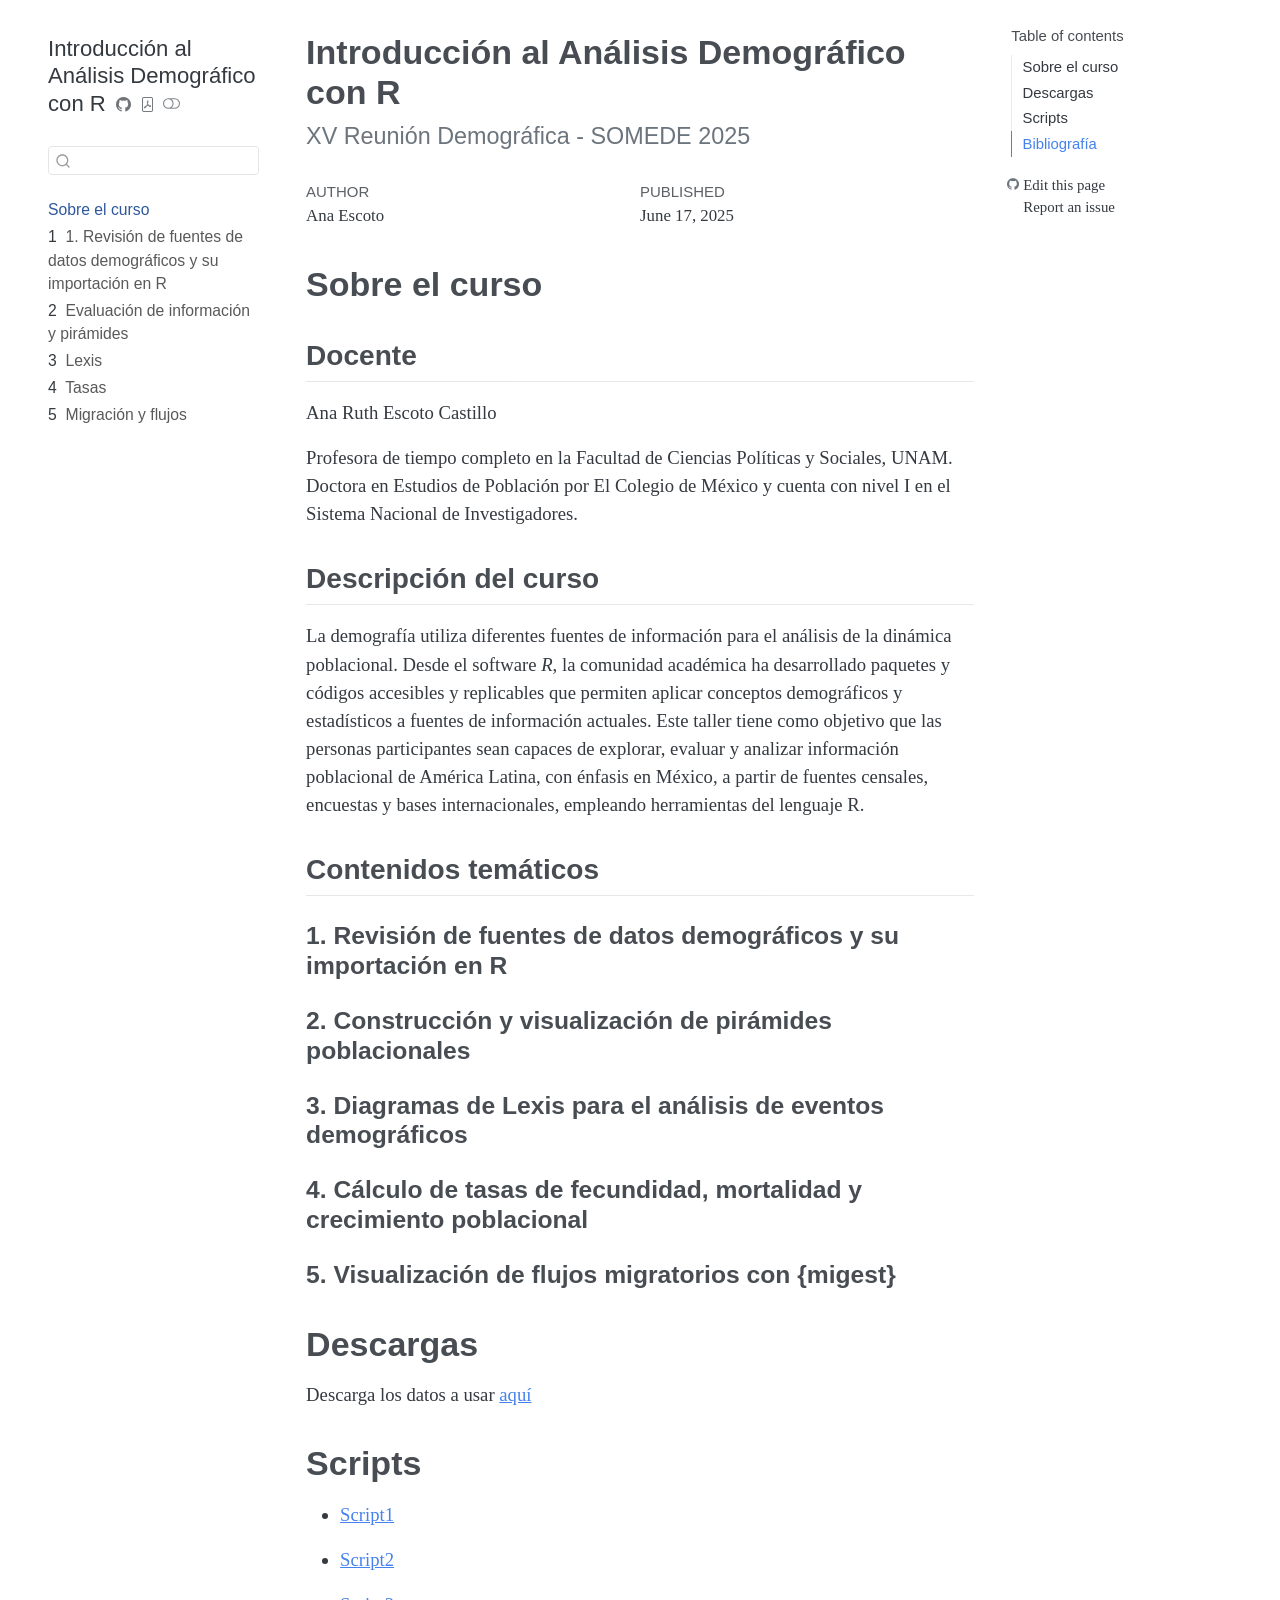
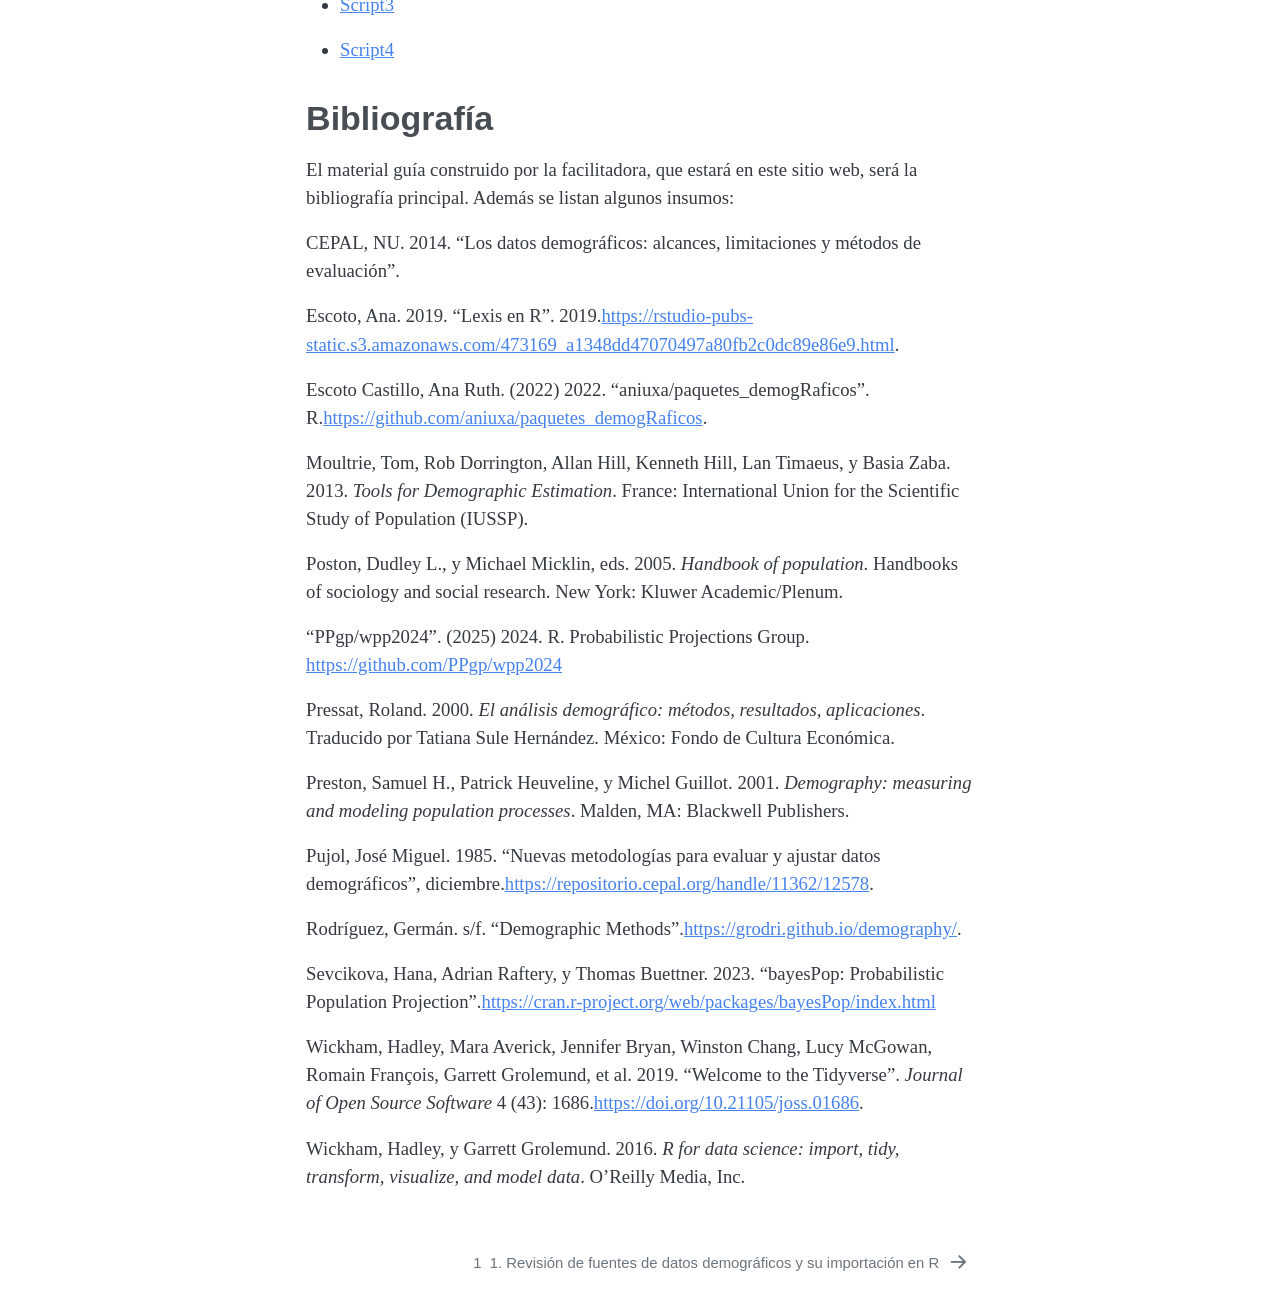
<file: docs/index.html>
<!DOCTYPE html>
<html xmlns="http://www.w3.org/1999/xhtml" lang="en" xml:lang="en"><head>

<meta charset="utf-8">
<meta name="generator" content="quarto-1.3.361">

<meta name="viewport" content="width=device-width, initial-scale=1.0, user-scalable=yes">

<meta name="author" content="Ana Escoto">
<meta name="dcterms.date" content="2025-06-17">

<title>Introducción al Análisis Demográfico con R</title>
<style>
code{white-space: pre-wrap;}
span.smallcaps{font-variant: small-caps;}
div.columns{display: flex; gap: min(4vw, 1.5em);}
div.column{flex: auto; overflow-x: auto;}
div.hanging-indent{margin-left: 1.5em; text-indent: -1.5em;}
ul.task-list{list-style: none;}
ul.task-list li input[type="checkbox"] {
  width: 0.8em;
  margin: 0 0.8em 0.2em -1em; /* quarto-specific, see https://github.com/quarto-dev/quarto-cli/issues/4556 */ 
  vertical-align: middle;
}
</style>


<script src="site_libs/quarto-nav/quarto-nav.js"></script>
<script src="site_libs/quarto-nav/headroom.min.js"></script>
<script src="site_libs/clipboard/clipboard.min.js"></script>
<script src="site_libs/quarto-search/autocomplete.umd.js"></script>
<script src="site_libs/quarto-search/fuse.min.js"></script>
<script src="site_libs/quarto-search/quarto-search.js"></script>
<meta name="quarto:offset" content="./">
<link href="./P1.html" rel="next">
<script src="site_libs/quarto-html/quarto.js"></script>
<script src="site_libs/quarto-html/popper.min.js"></script>
<script src="site_libs/quarto-html/tippy.umd.min.js"></script>
<script src="site_libs/quarto-html/anchor.min.js"></script>
<link href="site_libs/quarto-html/tippy.css" rel="stylesheet">
<link href="site_libs/quarto-html/quarto-syntax-highlighting.css" rel="stylesheet" class="quarto-color-scheme" id="quarto-text-highlighting-styles">
<link href="site_libs/quarto-html/quarto-syntax-highlighting-dark.css" rel="prefetch" class="quarto-color-scheme quarto-color-alternate" id="quarto-text-highlighting-styles">
<script src="site_libs/bootstrap/bootstrap.min.js"></script>
<link href="site_libs/bootstrap/bootstrap-icons.css" rel="stylesheet">
<link href="site_libs/bootstrap/bootstrap.min.css" rel="stylesheet" class="quarto-color-scheme" id="quarto-bootstrap" data-mode="light">
<link href="site_libs/bootstrap/bootstrap-dark.min.css" rel="prefetch" class="quarto-color-scheme quarto-color-alternate" id="quarto-bootstrap" data-mode="dark">
<script id="quarto-search-options" type="application/json">{
  "location": "sidebar",
  "copy-button": false,
  "collapse-after": 3,
  "panel-placement": "start",
  "type": "textbox",
  "limit": 20,
  "language": {
    "search-no-results-text": "No results",
    "search-matching-documents-text": "matching documents",
    "search-copy-link-title": "Copy link to search",
    "search-hide-matches-text": "Hide additional matches",
    "search-more-match-text": "more match in this document",
    "search-more-matches-text": "more matches in this document",
    "search-clear-button-title": "Clear",
    "search-detached-cancel-button-title": "Cancel",
    "search-submit-button-title": "Submit",
    "search-label": "Search"
  }
}</script>


</head>

<body class="nav-sidebar floating">

<div id="quarto-search-results"></div>
  <header id="quarto-header" class="headroom fixed-top">
  <nav class="quarto-secondary-nav">
    <div class="container-fluid d-flex">
      <button type="button" class="quarto-btn-toggle btn" data-bs-toggle="collapse" data-bs-target="#quarto-sidebar,#quarto-sidebar-glass" aria-controls="quarto-sidebar" aria-expanded="false" aria-label="Toggle sidebar navigation" onclick="if (window.quartoToggleHeadroom) { window.quartoToggleHeadroom(); }">
        <i class="bi bi-layout-text-sidebar-reverse"></i>
      </button>
      <nav class="quarto-page-breadcrumbs" aria-label="breadcrumb"><ol class="breadcrumb"><li class="breadcrumb-item"><a href="./index.html">Sobre el curso</a></li></ol></nav>
      <a class="flex-grow-1" role="button" data-bs-toggle="collapse" data-bs-target="#quarto-sidebar,#quarto-sidebar-glass" aria-controls="quarto-sidebar" aria-expanded="false" aria-label="Toggle sidebar navigation" onclick="if (window.quartoToggleHeadroom) { window.quartoToggleHeadroom(); }">      
      </a>
      <button type="button" class="btn quarto-search-button" aria-label="" onclick="window.quartoOpenSearch();">
        <i class="bi bi-search"></i>
      </button>
    </div>
  </nav>
</header>
<!-- content -->
<div id="quarto-content" class="quarto-container page-columns page-rows-contents page-layout-article">
<!-- sidebar -->
  <nav id="quarto-sidebar" class="sidebar collapse collapse-horizontal sidebar-navigation floating overflow-auto">
    <div class="pt-lg-2 mt-2 text-left sidebar-header">
    <div class="sidebar-title mb-0 py-0">
      <a href="./">Introducción al Análisis Demográfico con R</a> 
        <div class="sidebar-tools-main tools-wide">
    <a href="https://github.com/aniuxa/r_intro_ad2025/" title="Source Code" class="quarto-navigation-tool px-1" aria-label="Source Code"><i class="bi bi-github"></i></a>
    <a href="./Introducción-al-Análisis-Demográfico-con-R.pdf" title="Download PDF" class="quarto-navigation-tool px-1" aria-label="Download PDF"><i class="bi bi-file-pdf"></i></a>
  <a href="" class="quarto-color-scheme-toggle quarto-navigation-tool  px-1" onclick="window.quartoToggleColorScheme(); return false;" title="Toggle dark mode"><i class="bi"></i></a>
</div>
    </div>
      </div>
        <div class="mt-2 flex-shrink-0 align-items-center">
        <div class="sidebar-search">
        <div id="quarto-search" class="" title="Search"></div>
        </div>
        </div>
    <div class="sidebar-menu-container"> 
    <ul class="list-unstyled mt-1">
        <li class="sidebar-item">
  <div class="sidebar-item-container"> 
  <a href="./index.html" class="sidebar-item-text sidebar-link active">
 <span class="menu-text">Sobre el curso</span></a>
  </div>
</li>
        <li class="sidebar-item">
  <div class="sidebar-item-container"> 
  <a href="./P1.html" class="sidebar-item-text sidebar-link">
 <span class="menu-text"><span class="chapter-number">1</span>&nbsp; <span class="chapter-title">1. Revisión de fuentes de datos demográficos y su importación en R</span></span></a>
  </div>
</li>
        <li class="sidebar-item">
  <div class="sidebar-item-container"> 
  <a href="./P2.html" class="sidebar-item-text sidebar-link">
 <span class="menu-text"><span class="chapter-number">2</span>&nbsp; <span class="chapter-title">Evaluación de información y pirámides</span></span></a>
  </div>
</li>
        <li class="sidebar-item">
  <div class="sidebar-item-container"> 
  <a href="./P3.html" class="sidebar-item-text sidebar-link">
 <span class="menu-text"><span class="chapter-number">3</span>&nbsp; <span class="chapter-title">Lexis</span></span></a>
  </div>
</li>
        <li class="sidebar-item">
  <div class="sidebar-item-container"> 
  <a href="./P4.html" class="sidebar-item-text sidebar-link">
 <span class="menu-text"><span class="chapter-number">4</span>&nbsp; <span class="chapter-title">Tasas</span></span></a>
  </div>
</li>
        <li class="sidebar-item">
  <div class="sidebar-item-container"> 
  <a href="./P5.html" class="sidebar-item-text sidebar-link">
 <span class="menu-text"><span class="chapter-number">5</span>&nbsp; <span class="chapter-title">Migración y flujos</span></span></a>
  </div>
</li>
    </ul>
    </div>
</nav>
<div id="quarto-sidebar-glass" data-bs-toggle="collapse" data-bs-target="#quarto-sidebar,#quarto-sidebar-glass"></div>
<!-- margin-sidebar -->
    <div id="quarto-margin-sidebar" class="sidebar margin-sidebar">
        <nav id="TOC" role="doc-toc" class="toc-active">
    <h2 id="toc-title">Table of contents</h2>
   
  <ul>
  <li><a href="#sobre-el-curso" id="toc-sobre-el-curso" class="nav-link active" data-scroll-target="#sobre-el-curso">Sobre el curso</a>
  <ul class="collapse">
  <li><a href="#docente" id="toc-docente" class="nav-link" data-scroll-target="#docente">Docente</a></li>
  <li><a href="#descripción-del-curso" id="toc-descripción-del-curso" class="nav-link" data-scroll-target="#descripción-del-curso">Descripción del curso</a></li>
  <li><a href="#contenidos-temáticos" id="toc-contenidos-temáticos" class="nav-link" data-scroll-target="#contenidos-temáticos">Contenidos temáticos</a>
  <ul class="collapse">
  <li><a href="#revisión-de-fuentes-de-datos-demográficos-y-su-importación-en-r" id="toc-revisión-de-fuentes-de-datos-demográficos-y-su-importación-en-r" class="nav-link" data-scroll-target="#revisión-de-fuentes-de-datos-demográficos-y-su-importación-en-r">1. Revisión de fuentes de datos demográficos y su importación en R</a></li>
  <li><a href="#construcción-y-visualización-de-pirámides-poblacionales" id="toc-construcción-y-visualización-de-pirámides-poblacionales" class="nav-link" data-scroll-target="#construcción-y-visualización-de-pirámides-poblacionales">2. Construcción y visualización de pirámides poblacionales</a></li>
  <li><a href="#diagramas-de-lexis-para-el-análisis-de-eventos-demográficos" id="toc-diagramas-de-lexis-para-el-análisis-de-eventos-demográficos" class="nav-link" data-scroll-target="#diagramas-de-lexis-para-el-análisis-de-eventos-demográficos">3. Diagramas de Lexis para el análisis de eventos demográficos</a></li>
  <li><a href="#cálculo-de-tasas-de-fecundidad-mortalidad-y-crecimiento-poblacional" id="toc-cálculo-de-tasas-de-fecundidad-mortalidad-y-crecimiento-poblacional" class="nav-link" data-scroll-target="#cálculo-de-tasas-de-fecundidad-mortalidad-y-crecimiento-poblacional">4. Cálculo de tasas de fecundidad, mortalidad y crecimiento poblacional</a></li>
  <li><a href="#visualización-de-flujos-migratorios-con-migest" id="toc-visualización-de-flujos-migratorios-con-migest" class="nav-link" data-scroll-target="#visualización-de-flujos-migratorios-con-migest">5. Visualización de flujos migratorios con {migest}</a></li>
  </ul></li>
  </ul></li>
  <li><a href="#descargas" id="toc-descargas" class="nav-link" data-scroll-target="#descargas">Descargas</a></li>
  <li><a href="#scripts" id="toc-scripts" class="nav-link" data-scroll-target="#scripts">Scripts</a></li>
  <li><a href="#bibliografía" id="toc-bibliografía" class="nav-link" data-scroll-target="#bibliografía">Bibliografía</a></li>
  </ul>
<div class="toc-actions"><div><i class="bi bi-github"></i></div><div class="action-links"><p><a href="https://github.com/aniuxa/r_intro_ad2025/edit/main/index.qmd" class="toc-action">Edit this page</a></p><p><a href="https://github.com/aniuxa/r_intro_ad2025/issues/new" class="toc-action">Report an issue</a></p></div></div></nav>
    </div>
<!-- main -->
<main class="content" id="quarto-document-content">

<header id="title-block-header" class="quarto-title-block default">
<div class="quarto-title">
<h1 class="title">Introducción al Análisis Demográfico con R</h1>
<p class="subtitle lead">XV Reunión Demográfica - SOMEDE 2025</p>
</div>



<div class="quarto-title-meta">

    <div>
    <div class="quarto-title-meta-heading">Author</div>
    <div class="quarto-title-meta-contents">
             <p>Ana Escoto </p>
          </div>
  </div>
    
    <div>
    <div class="quarto-title-meta-heading">Published</div>
    <div class="quarto-title-meta-contents">
      <p class="date">June 17, 2025</p>
    </div>
  </div>
  
    
  </div>
  

</header>

<section id="sobre-el-curso" class="level1 unnumbered">
<h1 class="unnumbered">Sobre el curso</h1>
<section id="docente" class="level2">
<h2 class="anchored" data-anchor-id="docente">Docente</h2>
<p>Ana Ruth Escoto Castillo</p>
<p>Profesora de tiempo completo en la Facultad de Ciencias Políticas y Sociales, UNAM. Doctora en Estudios de Población por El Colegio de México y cuenta con nivel I en el Sistema Nacional de Investigadores.</p>
</section>
<section id="descripción-del-curso" class="level2">
<h2 class="anchored" data-anchor-id="descripción-del-curso">Descripción del curso</h2>
<p>La demografía utiliza diferentes fuentes de información para el análisis de la dinámica poblacional. Desde el software <em>R</em>, la comunidad académica ha desarrollado paquetes y códigos accesibles y replicables que permiten aplicar conceptos demográficos y estadísticos a fuentes de información actuales. Este taller tiene como objetivo que las personas participantes sean capaces de explorar, evaluar y analizar información poblacional de América Latina, con énfasis en México, a partir de fuentes censales, encuestas y bases internacionales, empleando herramientas del lenguaje R.</p>
</section>
<section id="contenidos-temáticos" class="level2">
<h2 class="anchored" data-anchor-id="contenidos-temáticos">Contenidos temáticos</h2>
<section id="revisión-de-fuentes-de-datos-demográficos-y-su-importación-en-r" class="level3">
<h3 class="anchored" data-anchor-id="revisión-de-fuentes-de-datos-demográficos-y-su-importación-en-r">1. Revisión de fuentes de datos demográficos y su importación en R</h3>
</section>
<section id="construcción-y-visualización-de-pirámides-poblacionales" class="level3">
<h3 class="anchored" data-anchor-id="construcción-y-visualización-de-pirámides-poblacionales">2. Construcción y visualización de pirámides poblacionales</h3>
</section>
<section id="diagramas-de-lexis-para-el-análisis-de-eventos-demográficos" class="level3">
<h3 class="anchored" data-anchor-id="diagramas-de-lexis-para-el-análisis-de-eventos-demográficos">3. Diagramas de Lexis para el análisis de eventos demográficos</h3>
</section>
<section id="cálculo-de-tasas-de-fecundidad-mortalidad-y-crecimiento-poblacional" class="level3">
<h3 class="anchored" data-anchor-id="cálculo-de-tasas-de-fecundidad-mortalidad-y-crecimiento-poblacional">4. Cálculo de tasas de fecundidad, mortalidad y crecimiento poblacional</h3>
</section>
<section id="visualización-de-flujos-migratorios-con-migest" class="level3">
<h3 class="anchored" data-anchor-id="visualización-de-flujos-migratorios-con-migest">5. Visualización de flujos migratorios con {migest}</h3>
</section>
</section>
</section>
<section id="descargas" class="level1">
<h1>Descargas</h1>
<p>Descarga los datos a usar <a href="https://www.dropbox.com/scl/fo/nvv0rle827r4wh9zb41vf/ABCKOWAELSZovD6vto3oMaQ?rlkey=h6xryr0tfa3bkdl8dbf0i3360&amp;dl=0">aquí</a></p>
</section>
<section id="scripts" class="level1">
<h1>Scripts</h1>
<ul>
<li><p><a href="scripts/Script1.R">Script1</a></p></li>
<li><p><a href="scripts/Script2.R">Script2</a></p></li>
<li><p><a href="scripts/Script3.R">Script3</a></p></li>
<li><p><a href="scripts/Script4.R">Script4</a></p></li>
</ul>
</section>
<section id="bibliografía" class="level1">
<h1>Bibliografía</h1>
<p>El material guía construido por la facilitadora, que estará en este sitio web, será la bibliografía principal. Además se listan algunos insumos:</p>
<p>CEPAL, NU. 2014. “Los datos demográficos: alcances, limitaciones y métodos de evaluación”.</p>
<p>Escoto, Ana. 2019. “Lexis en R”. 2019.<a href="https://rstudio-pubs-static.s3.amazonaws.com/473169_a1348dd47070497a80fb2c0dc89e86e9.html" class="uri">https://rstudio-pubs-static.s3.amazonaws.com/473169_a1348dd47070497a80fb2c0dc89e86e9.html</a>.</p>
<p>Escoto Castillo, Ana Ruth. (2022) 2022. “aniuxa/paquetes_demogRaficos”. R.<a href="https://github.com/aniuxa/paquetes_demogRaficos" class="uri">https://github.com/aniuxa/paquetes_demogRaficos</a>.</p>
<p>Moultrie, Tom, Rob Dorrington, Allan Hill, Kenneth Hill, Lan Timaeus, y Basia Zaba. 2013. <em>Tools for Demographic Estimation</em>. France: International Union for the Scientific Study of Population (IUSSP).</p>
<p>Poston, Dudley L., y Michael Micklin, eds.&nbsp;2005. <em>Handbook of population</em>. Handbooks of sociology and social research. New York: Kluwer Academic/Plenum.</p>
<p>“PPgp/wpp2024”. (2025) 2024. R. Probabilistic Projections Group. <a href="https://github.com/PPgp/wpp2024" class="uri">https://github.com/PPgp/wpp2024</a></p>
<p>Pressat, Roland. 2000. <em>El análisis demográfico: métodos, resultados, aplicaciones</em>. Traducido por Tatiana Sule Hernández. México: Fondo de Cultura Económica.</p>
<p>Preston, Samuel H., Patrick Heuveline, y Michel Guillot. 2001. <em>Demography: measuring and modeling population processes</em>. Malden, MA: Blackwell Publishers.</p>
<p>Pujol, José Miguel. 1985. “Nuevas metodologías para evaluar y ajustar datos demográficos”, diciembre.<a href="https://repositorio.cepal.org/handle/11362/12578" class="uri">https://repositorio.cepal.org/handle/11362/12578</a>.</p>
<p>Rodríguez, Germán. s/f.&nbsp;“Demographic Methods”.<a href="https://grodri.github.io/demography/" class="uri">https://grodri.github.io/demography/</a>.</p>
<p>Sevcikova, Hana, Adrian Raftery, y Thomas Buettner. 2023. “bayesPop: Probabilistic Population Projection”.<a href="https://cran.r-project.org/web/packages/bayesPop/index.html" class="uri">https://cran.r-project.org/web/packages/bayesPop/index.html</a></p>
<p>Wickham, Hadley, Mara Averick, Jennifer Bryan, Winston Chang, Lucy McGowan, Romain François, Garrett Grolemund, et al.&nbsp;2019. “Welcome to the Tidyverse”. <em>Journal of Open Source Software</em> 4 (43): 1686.<a href="https://doi.org/10.21105/joss.01686" class="uri">https://doi.org/10.21105/joss.01686</a>.</p>
<p>Wickham, Hadley, y Garrett Grolemund. 2016. <em>R for data science: import, tidy, transform, visualize, and model data</em>. O’Reilly Media, Inc.</p>


</section>

</main> <!-- /main -->
<script id="quarto-html-after-body" type="application/javascript">
window.document.addEventListener("DOMContentLoaded", function (event) {
  const toggleBodyColorMode = (bsSheetEl) => {
    const mode = bsSheetEl.getAttribute("data-mode");
    const bodyEl = window.document.querySelector("body");
    if (mode === "dark") {
      bodyEl.classList.add("quarto-dark");
      bodyEl.classList.remove("quarto-light");
    } else {
      bodyEl.classList.add("quarto-light");
      bodyEl.classList.remove("quarto-dark");
    }
  }
  const toggleBodyColorPrimary = () => {
    const bsSheetEl = window.document.querySelector("link#quarto-bootstrap");
    if (bsSheetEl) {
      toggleBodyColorMode(bsSheetEl);
    }
  }
  toggleBodyColorPrimary();  
  const disableStylesheet = (stylesheets) => {
    for (let i=0; i < stylesheets.length; i++) {
      const stylesheet = stylesheets[i];
      stylesheet.rel = 'prefetch';
    }
  }
  const enableStylesheet = (stylesheets) => {
    for (let i=0; i < stylesheets.length; i++) {
      const stylesheet = stylesheets[i];
      stylesheet.rel = 'stylesheet';
    }
  }
  const manageTransitions = (selector, allowTransitions) => {
    const els = window.document.querySelectorAll(selector);
    for (let i=0; i < els.length; i++) {
      const el = els[i];
      if (allowTransitions) {
        el.classList.remove('notransition');
      } else {
        el.classList.add('notransition');
      }
    }
  }
  const toggleColorMode = (alternate) => {
    // Switch the stylesheets
    const alternateStylesheets = window.document.querySelectorAll('link.quarto-color-scheme.quarto-color-alternate');
    manageTransitions('#quarto-margin-sidebar .nav-link', false);
    if (alternate) {
      enableStylesheet(alternateStylesheets);
      for (const sheetNode of alternateStylesheets) {
        if (sheetNode.id === "quarto-bootstrap") {
          toggleBodyColorMode(sheetNode);
        }
      }
    } else {
      disableStylesheet(alternateStylesheets);
      toggleBodyColorPrimary();
    }
    manageTransitions('#quarto-margin-sidebar .nav-link', true);
    // Switch the toggles
    const toggles = window.document.querySelectorAll('.quarto-color-scheme-toggle');
    for (let i=0; i < toggles.length; i++) {
      const toggle = toggles[i];
      if (toggle) {
        if (alternate) {
          toggle.classList.add("alternate");     
        } else {
          toggle.classList.remove("alternate");
        }
      }
    }
    // Hack to workaround the fact that safari doesn't
    // properly recolor the scrollbar when toggling (#1455)
    if (navigator.userAgent.indexOf('Safari') > 0 && navigator.userAgent.indexOf('Chrome') == -1) {
      manageTransitions("body", false);
      window.scrollTo(0, 1);
      setTimeout(() => {
        window.scrollTo(0, 0);
        manageTransitions("body", true);
      }, 40);  
    }
  }
  const isFileUrl = () => { 
    return window.location.protocol === 'file:';
  }
  const hasAlternateSentinel = () => {  
    let styleSentinel = getColorSchemeSentinel();
    if (styleSentinel !== null) {
      return styleSentinel === "alternate";
    } else {
      return false;
    }
  }
  const setStyleSentinel = (alternate) => {
    const value = alternate ? "alternate" : "default";
    if (!isFileUrl()) {
      window.localStorage.setItem("quarto-color-scheme", value);
    } else {
      localAlternateSentinel = value;
    }
  }
  const getColorSchemeSentinel = () => {
    if (!isFileUrl()) {
      const storageValue = window.localStorage.getItem("quarto-color-scheme");
      return storageValue != null ? storageValue : localAlternateSentinel;
    } else {
      return localAlternateSentinel;
    }
  }
  let localAlternateSentinel = 'default';
  // Dark / light mode switch
  window.quartoToggleColorScheme = () => {
    // Read the current dark / light value 
    let toAlternate = !hasAlternateSentinel();
    toggleColorMode(toAlternate);
    setStyleSentinel(toAlternate);
  };
  // Ensure there is a toggle, if there isn't float one in the top right
  if (window.document.querySelector('.quarto-color-scheme-toggle') === null) {
    const a = window.document.createElement('a');
    a.classList.add('top-right');
    a.classList.add('quarto-color-scheme-toggle');
    a.href = "";
    a.onclick = function() { try { window.quartoToggleColorScheme(); } catch {} return false; };
    const i = window.document.createElement("i");
    i.classList.add('bi');
    a.appendChild(i);
    window.document.body.appendChild(a);
  }
  // Switch to dark mode if need be
  if (hasAlternateSentinel()) {
    toggleColorMode(true);
  } else {
    toggleColorMode(false);
  }
  const icon = "";
  const anchorJS = new window.AnchorJS();
  anchorJS.options = {
    placement: 'right',
    icon: icon
  };
  anchorJS.add('.anchored');
  const isCodeAnnotation = (el) => {
    for (const clz of el.classList) {
      if (clz.startsWith('code-annotation-')) {                     
        return true;
      }
    }
    return false;
  }
  const clipboard = new window.ClipboardJS('.code-copy-button', {
    text: function(trigger) {
      const codeEl = trigger.previousElementSibling.cloneNode(true);
      for (const childEl of codeEl.children) {
        if (isCodeAnnotation(childEl)) {
          childEl.remove();
        }
      }
      return codeEl.innerText;
    }
  });
  clipboard.on('success', function(e) {
    // button target
    const button = e.trigger;
    // don't keep focus
    button.blur();
    // flash "checked"
    button.classList.add('code-copy-button-checked');
    var currentTitle = button.getAttribute("title");
    button.setAttribute("title", "Copied!");
    let tooltip;
    if (window.bootstrap) {
      button.setAttribute("data-bs-toggle", "tooltip");
      button.setAttribute("data-bs-placement", "left");
      button.setAttribute("data-bs-title", "Copied!");
      tooltip = new bootstrap.Tooltip(button, 
        { trigger: "manual", 
          customClass: "code-copy-button-tooltip",
          offset: [0, -8]});
      tooltip.show();    
    }
    setTimeout(function() {
      if (tooltip) {
        tooltip.hide();
        button.removeAttribute("data-bs-title");
        button.removeAttribute("data-bs-toggle");
        button.removeAttribute("data-bs-placement");
      }
      button.setAttribute("title", currentTitle);
      button.classList.remove('code-copy-button-checked');
    }, 1000);
    // clear code selection
    e.clearSelection();
  });
  function tippyHover(el, contentFn) {
    const config = {
      allowHTML: true,
      content: contentFn,
      maxWidth: 500,
      delay: 100,
      arrow: false,
      appendTo: function(el) {
          return el.parentElement;
      },
      interactive: true,
      interactiveBorder: 10,
      theme: 'quarto',
      placement: 'bottom-start'
    };
    window.tippy(el, config); 
  }
  const noterefs = window.document.querySelectorAll('a[role="doc-noteref"]');
  for (var i=0; i<noterefs.length; i++) {
    const ref = noterefs[i];
    tippyHover(ref, function() {
      // use id or data attribute instead here
      let href = ref.getAttribute('data-footnote-href') || ref.getAttribute('href');
      try { href = new URL(href).hash; } catch {}
      const id = href.replace(/^#\/?/, "");
      const note = window.document.getElementById(id);
      return note.innerHTML;
    });
  }
      let selectedAnnoteEl;
      const selectorForAnnotation = ( cell, annotation) => {
        let cellAttr = 'data-code-cell="' + cell + '"';
        let lineAttr = 'data-code-annotation="' +  annotation + '"';
        const selector = 'span[' + cellAttr + '][' + lineAttr + ']';
        return selector;
      }
      const selectCodeLines = (annoteEl) => {
        const doc = window.document;
        const targetCell = annoteEl.getAttribute("data-target-cell");
        const targetAnnotation = annoteEl.getAttribute("data-target-annotation");
        const annoteSpan = window.document.querySelector(selectorForAnnotation(targetCell, targetAnnotation));
        const lines = annoteSpan.getAttribute("data-code-lines").split(",");
        const lineIds = lines.map((line) => {
          return targetCell + "-" + line;
        })
        let top = null;
        let height = null;
        let parent = null;
        if (lineIds.length > 0) {
            //compute the position of the single el (top and bottom and make a div)
            const el = window.document.getElementById(lineIds[0]);
            top = el.offsetTop;
            height = el.offsetHeight;
            parent = el.parentElement.parentElement;
          if (lineIds.length > 1) {
            const lastEl = window.document.getElementById(lineIds[lineIds.length - 1]);
            const bottom = lastEl.offsetTop + lastEl.offsetHeight;
            height = bottom - top;
          }
          if (top !== null && height !== null && parent !== null) {
            // cook up a div (if necessary) and position it 
            let div = window.document.getElementById("code-annotation-line-highlight");
            if (div === null) {
              div = window.document.createElement("div");
              div.setAttribute("id", "code-annotation-line-highlight");
              div.style.position = 'absolute';
              parent.appendChild(div);
            }
            div.style.top = top - 2 + "px";
            div.style.height = height + 4 + "px";
            let gutterDiv = window.document.getElementById("code-annotation-line-highlight-gutter");
            if (gutterDiv === null) {
              gutterDiv = window.document.createElement("div");
              gutterDiv.setAttribute("id", "code-annotation-line-highlight-gutter");
              gutterDiv.style.position = 'absolute';
              const codeCell = window.document.getElementById(targetCell);
              const gutter = codeCell.querySelector('.code-annotation-gutter');
              gutter.appendChild(gutterDiv);
            }
            gutterDiv.style.top = top - 2 + "px";
            gutterDiv.style.height = height + 4 + "px";
          }
          selectedAnnoteEl = annoteEl;
        }
      };
      const unselectCodeLines = () => {
        const elementsIds = ["code-annotation-line-highlight", "code-annotation-line-highlight-gutter"];
        elementsIds.forEach((elId) => {
          const div = window.document.getElementById(elId);
          if (div) {
            div.remove();
          }
        });
        selectedAnnoteEl = undefined;
      };
      // Attach click handler to the DT
      const annoteDls = window.document.querySelectorAll('dt[data-target-cell]');
      for (const annoteDlNode of annoteDls) {
        annoteDlNode.addEventListener('click', (event) => {
          const clickedEl = event.target;
          if (clickedEl !== selectedAnnoteEl) {
            unselectCodeLines();
            const activeEl = window.document.querySelector('dt[data-target-cell].code-annotation-active');
            if (activeEl) {
              activeEl.classList.remove('code-annotation-active');
            }
            selectCodeLines(clickedEl);
            clickedEl.classList.add('code-annotation-active');
          } else {
            // Unselect the line
            unselectCodeLines();
            clickedEl.classList.remove('code-annotation-active');
          }
        });
      }
  const findCites = (el) => {
    const parentEl = el.parentElement;
    if (parentEl) {
      const cites = parentEl.dataset.cites;
      if (cites) {
        return {
          el,
          cites: cites.split(' ')
        };
      } else {
        return findCites(el.parentElement)
      }
    } else {
      return undefined;
    }
  };
  var bibliorefs = window.document.querySelectorAll('a[role="doc-biblioref"]');
  for (var i=0; i<bibliorefs.length; i++) {
    const ref = bibliorefs[i];
    const citeInfo = findCites(ref);
    if (citeInfo) {
      tippyHover(citeInfo.el, function() {
        var popup = window.document.createElement('div');
        citeInfo.cites.forEach(function(cite) {
          var citeDiv = window.document.createElement('div');
          citeDiv.classList.add('hanging-indent');
          citeDiv.classList.add('csl-entry');
          var biblioDiv = window.document.getElementById('ref-' + cite);
          if (biblioDiv) {
            citeDiv.innerHTML = biblioDiv.innerHTML;
          }
          popup.appendChild(citeDiv);
        });
        return popup.innerHTML;
      });
    }
  }
});
</script>
<nav class="page-navigation">
  <div class="nav-page nav-page-previous">
  </div>
  <div class="nav-page nav-page-next">
      <a href="./P1.html" class="pagination-link">
        <span class="nav-page-text"><span class="chapter-number">1</span>&nbsp; <span class="chapter-title">1. Revisión de fuentes de datos demográficos y su importación en R</span></span> <i class="bi bi-arrow-right-short"></i>
      </a>
  </div>
</nav>
</div> <!-- /content -->



</body></html>
</file>
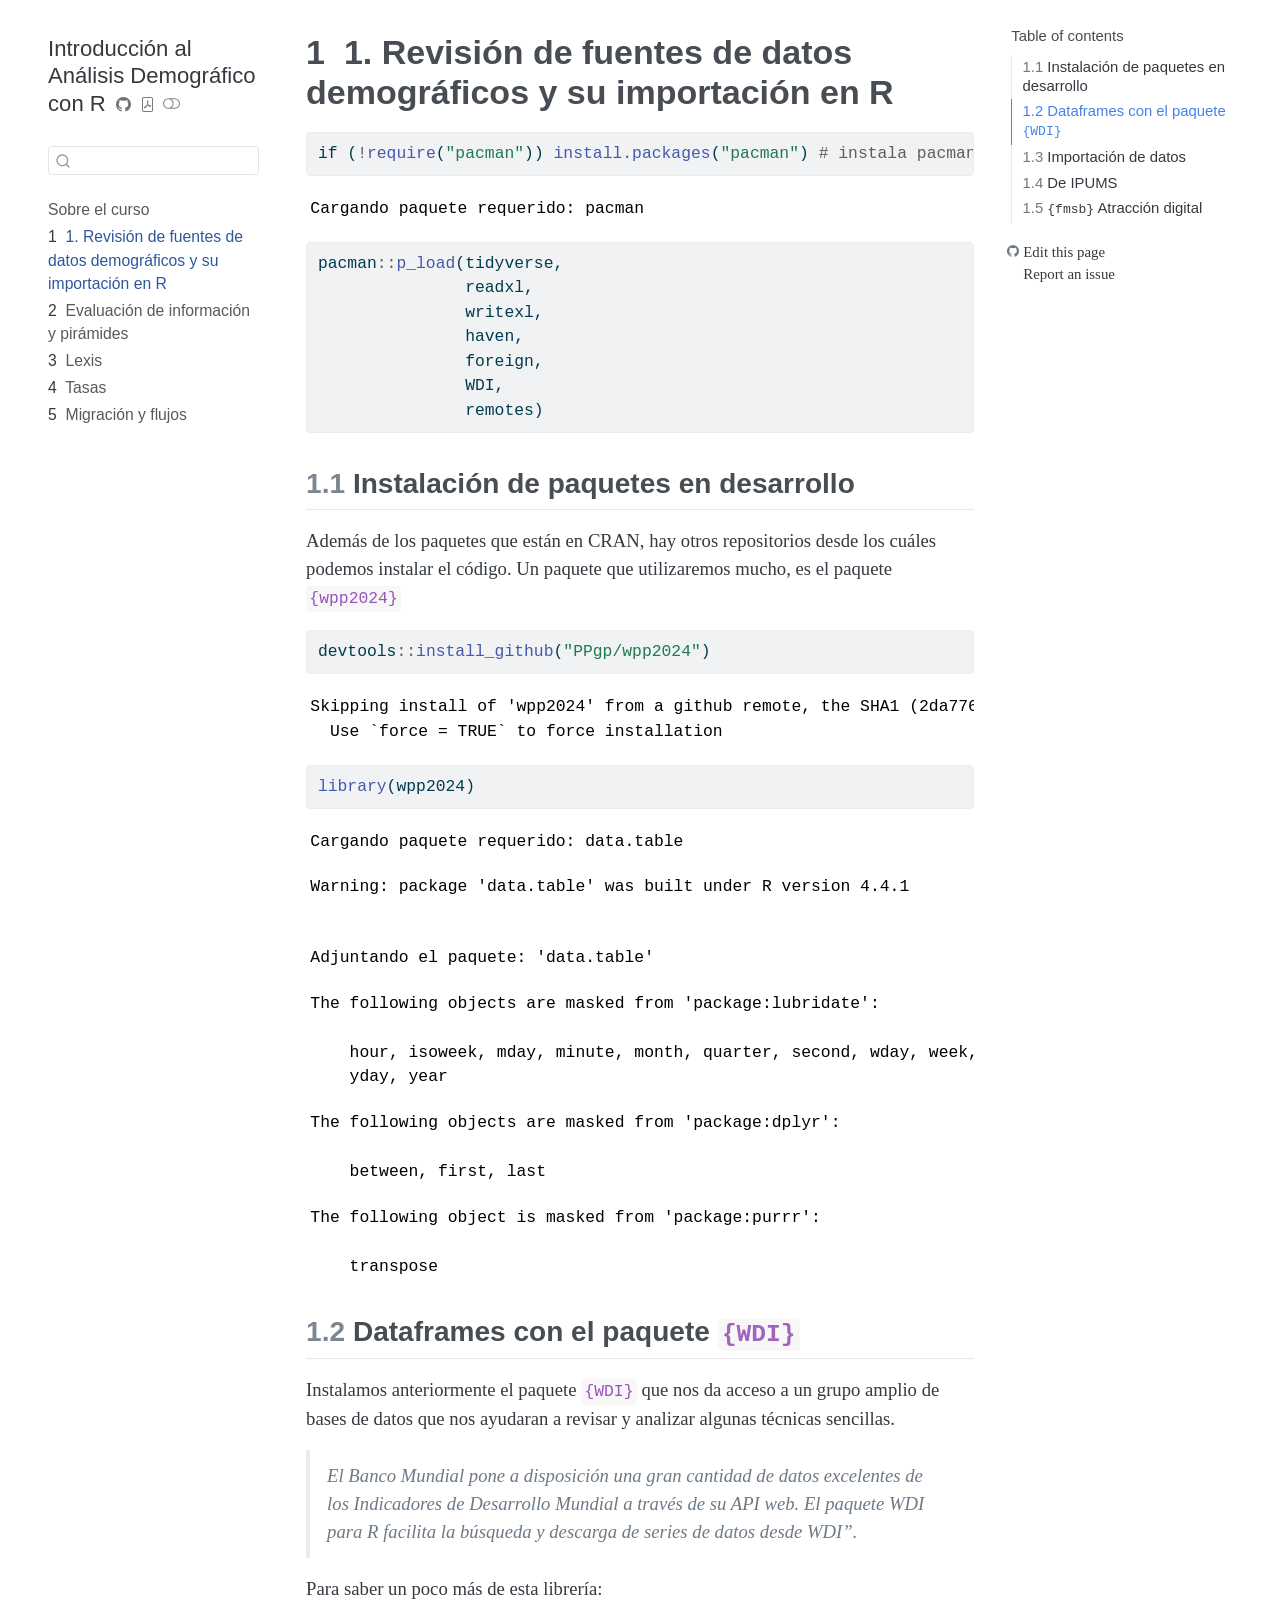
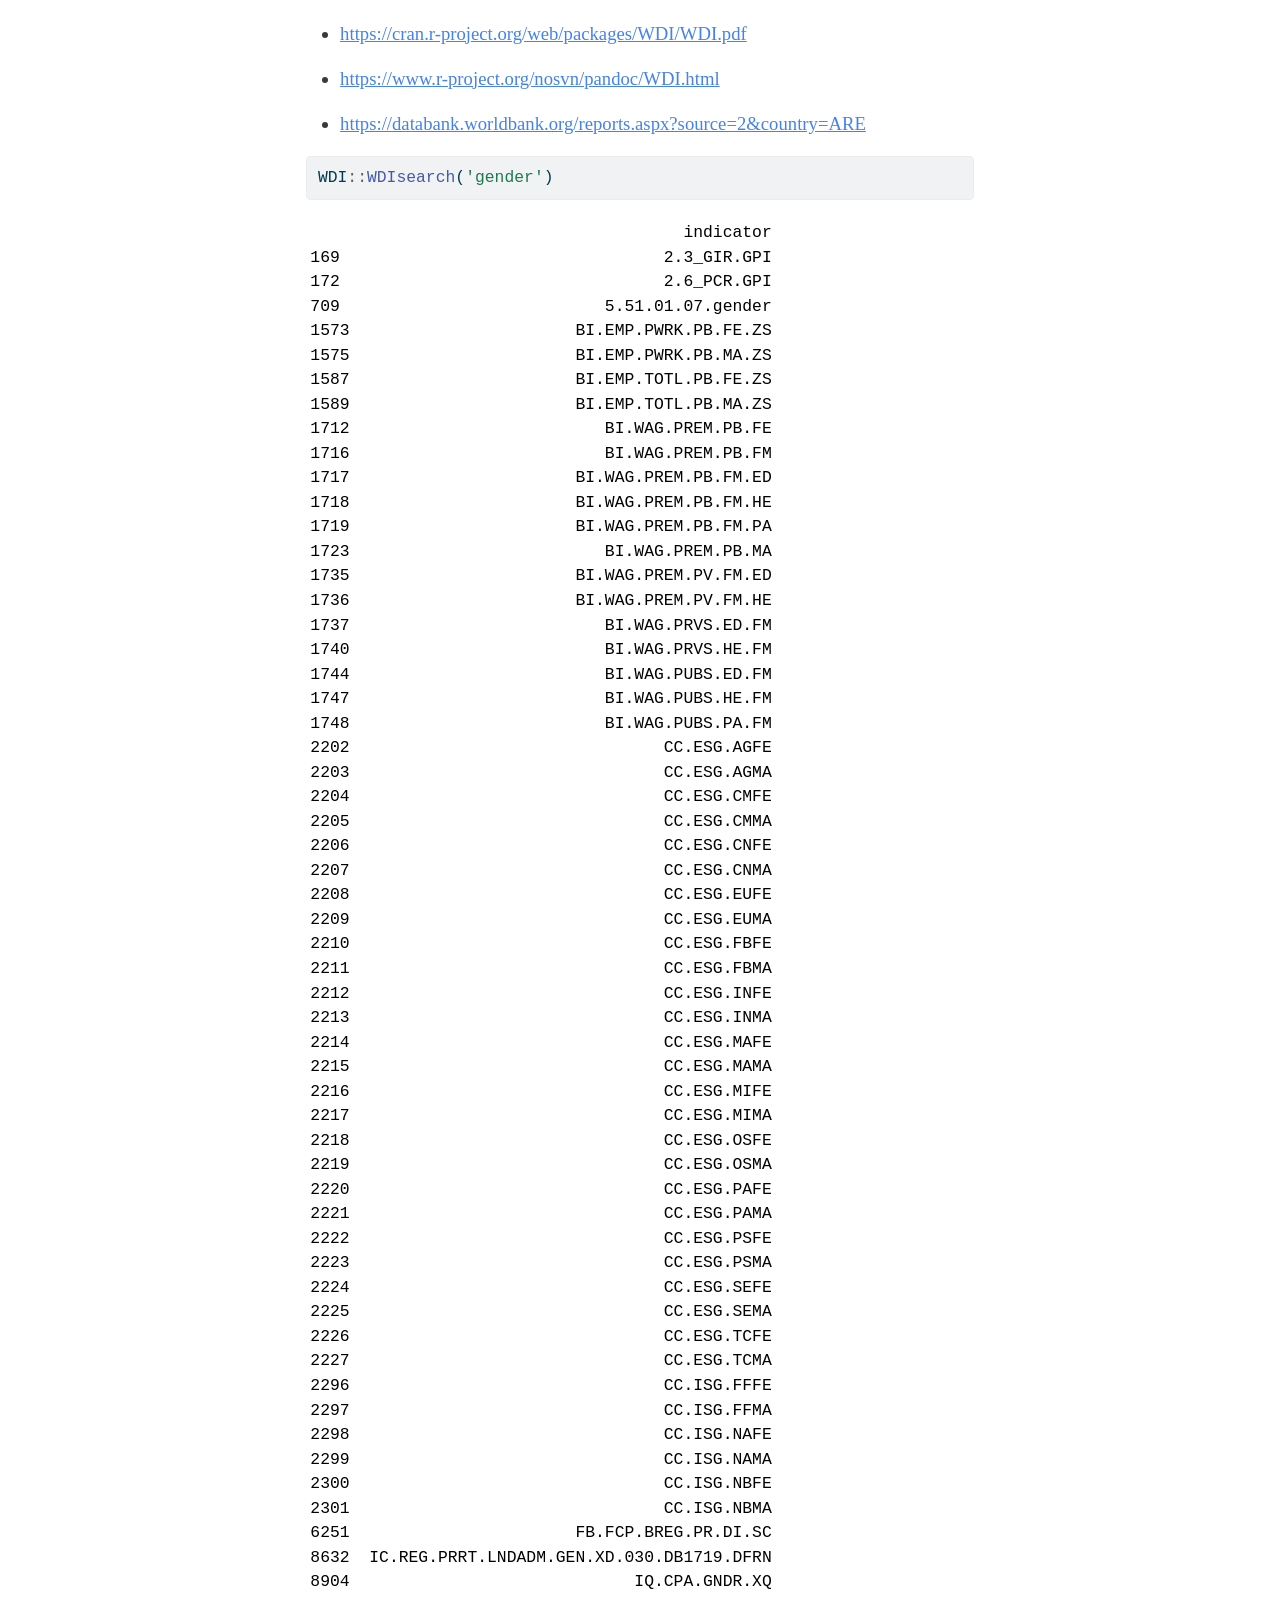
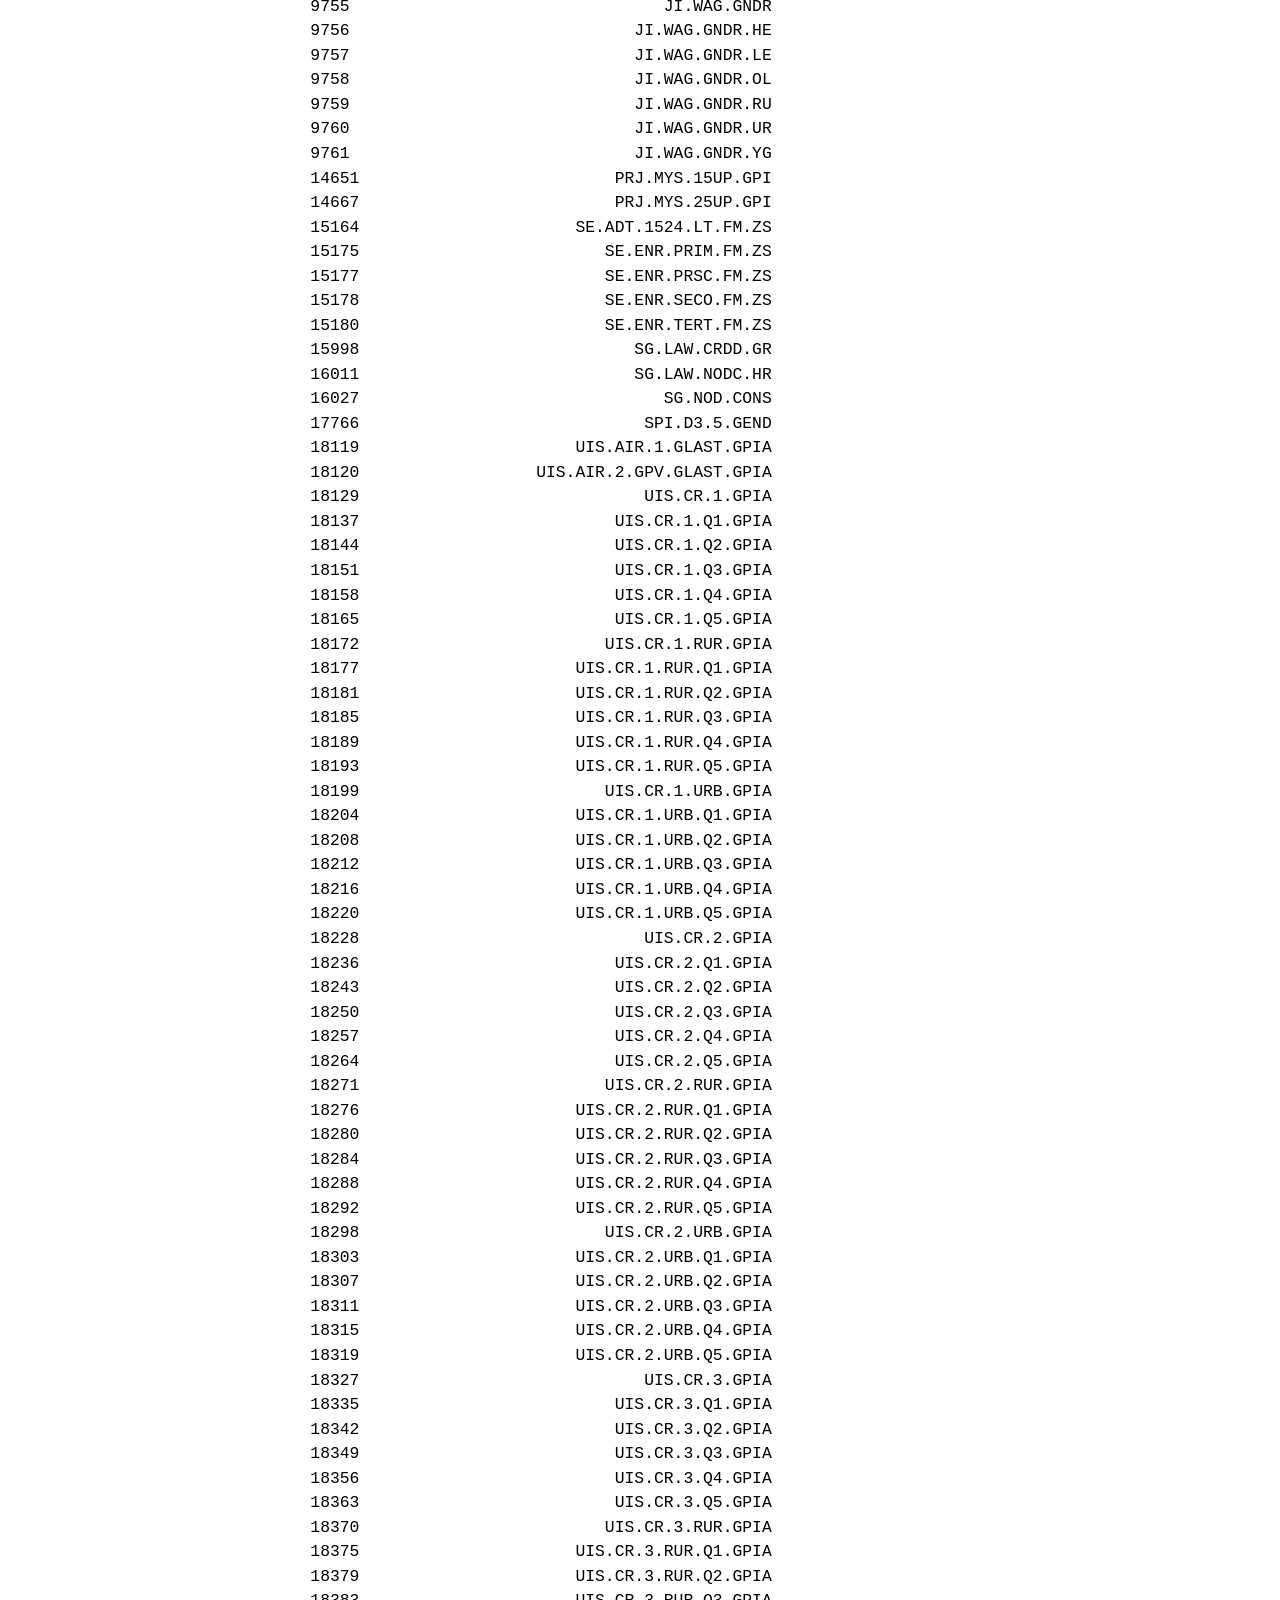
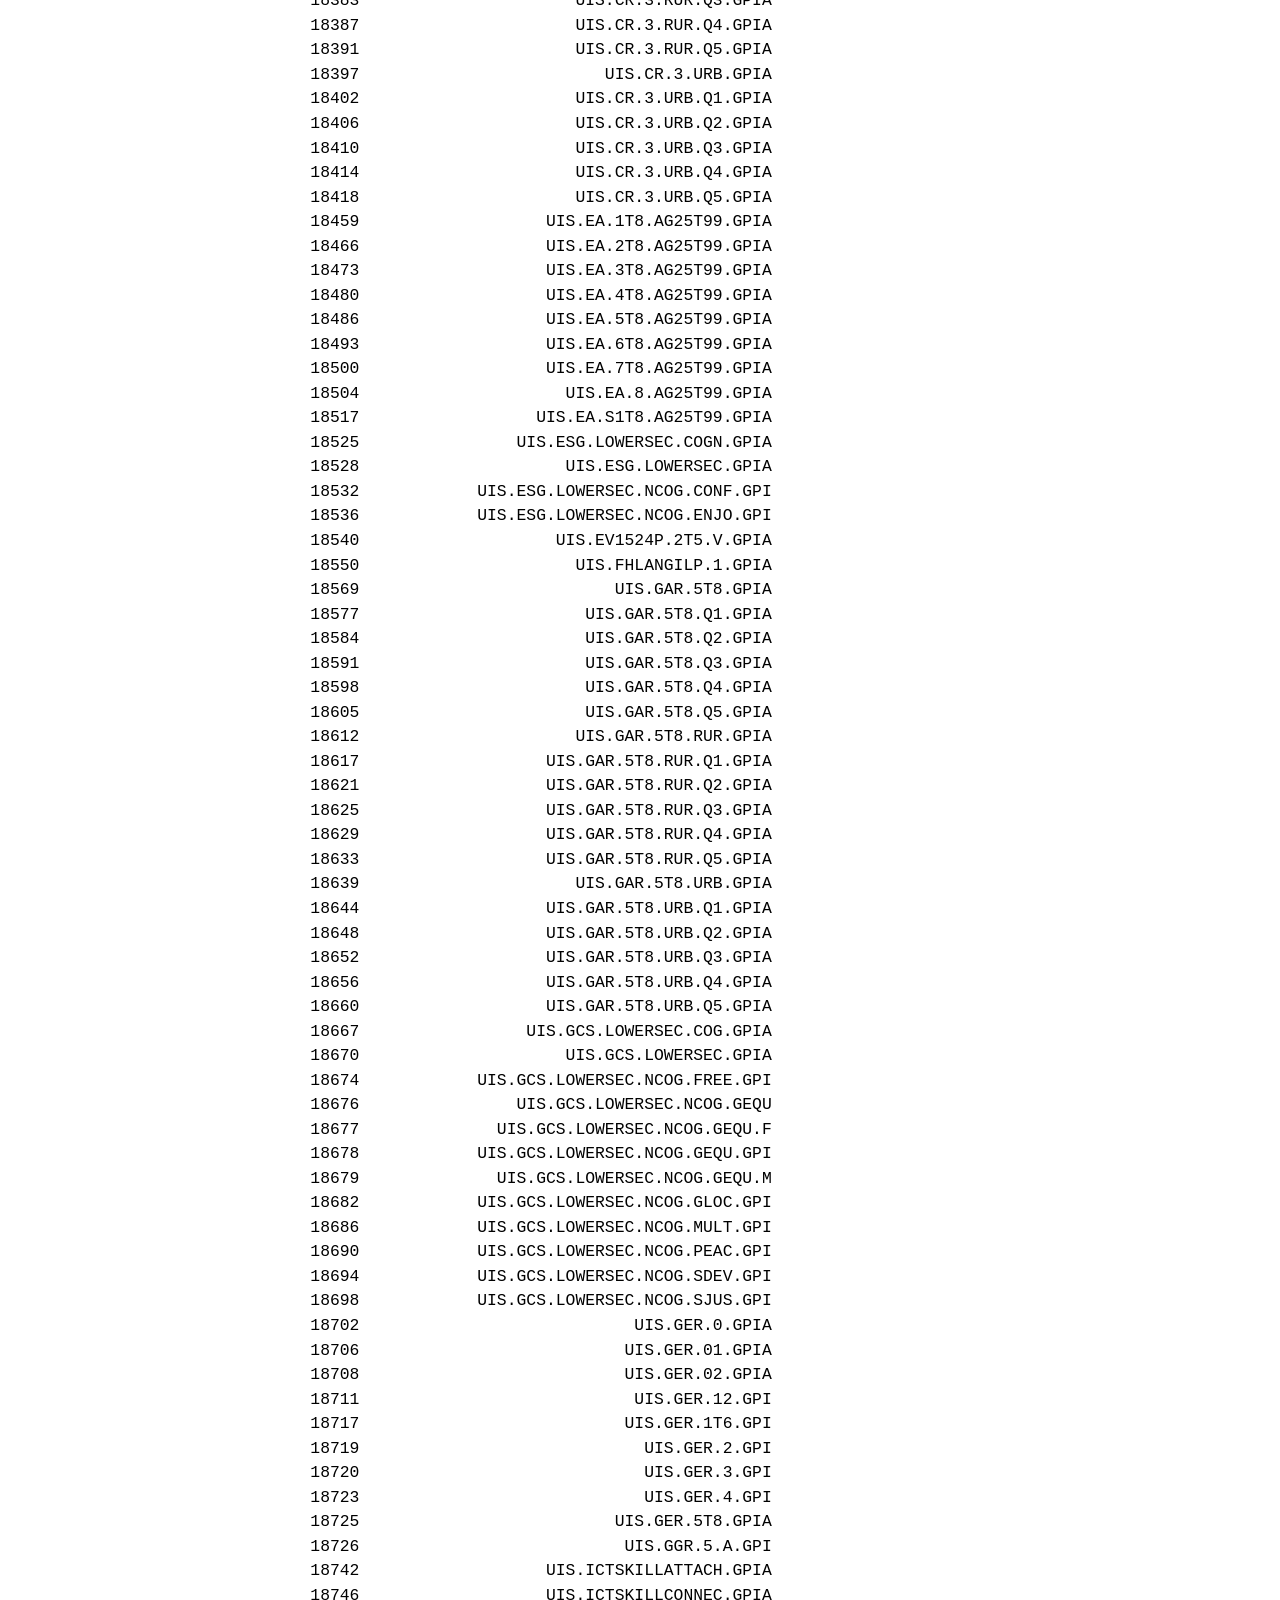
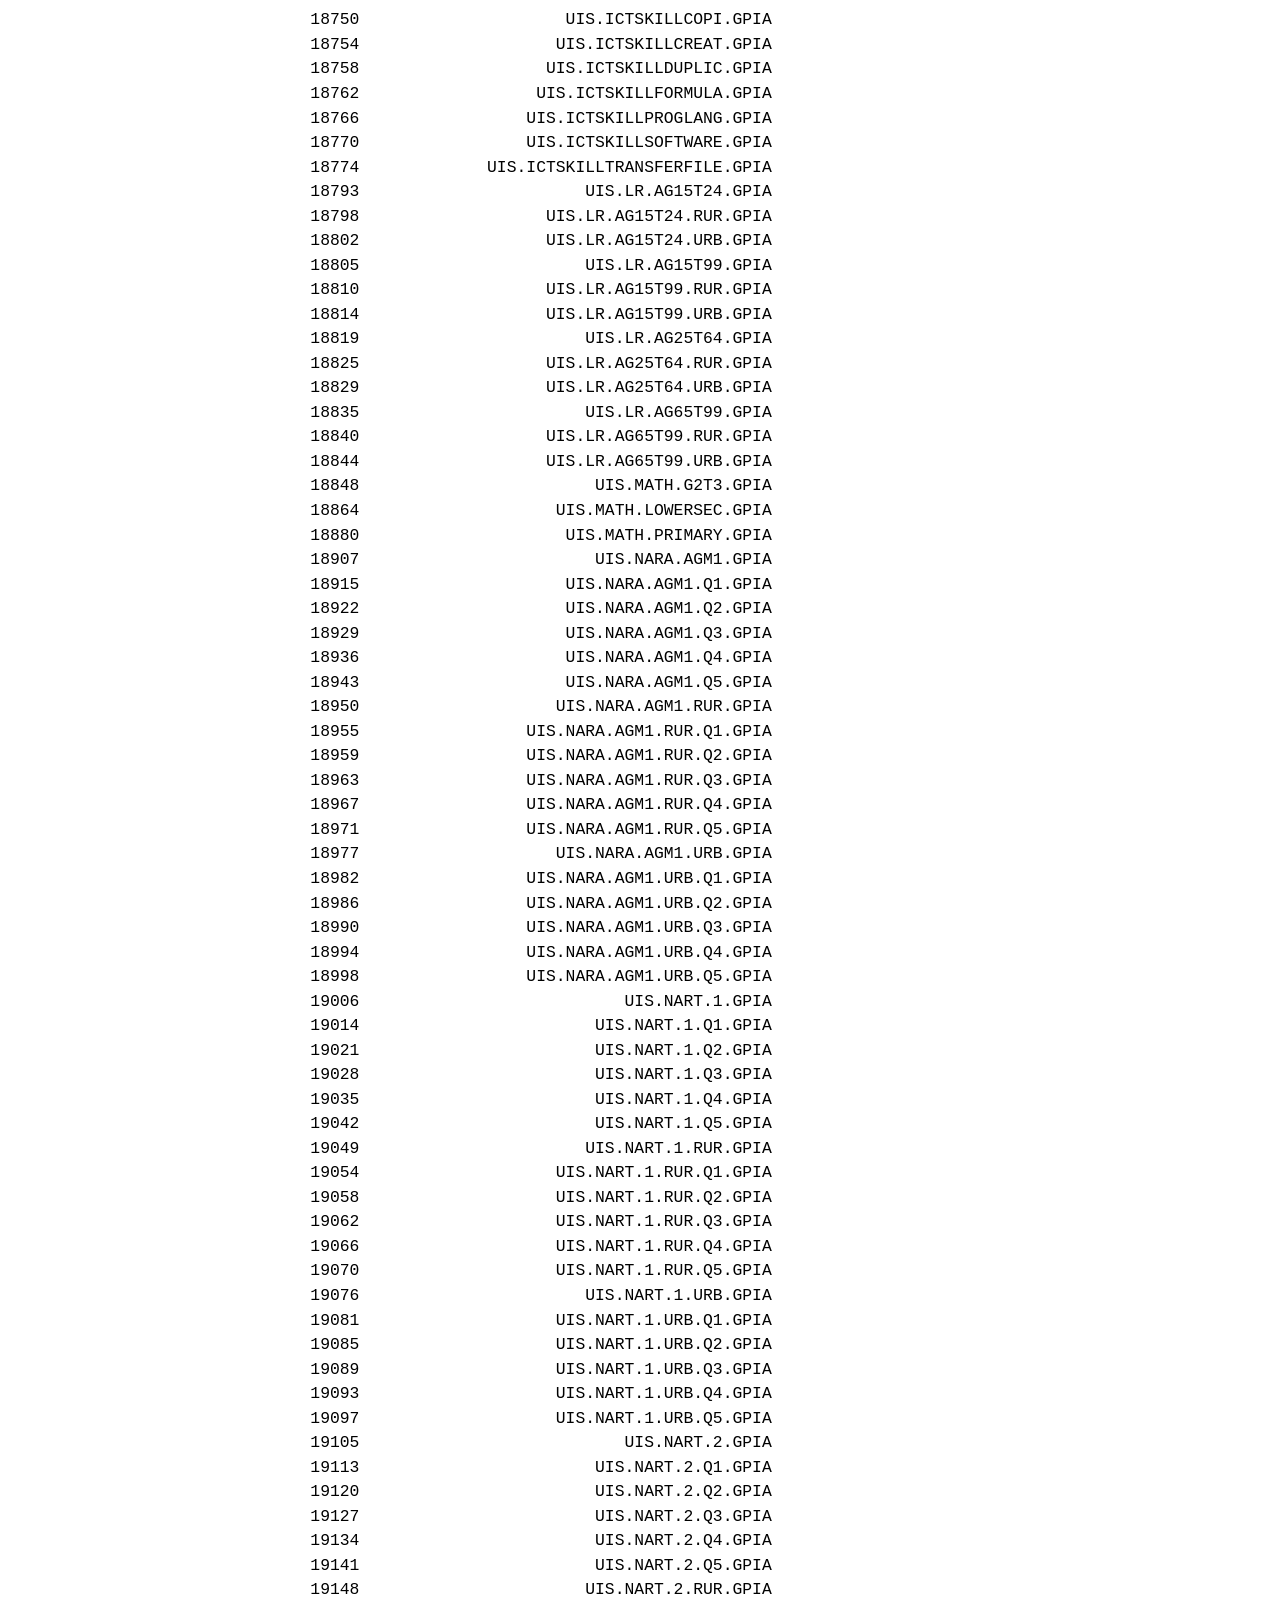
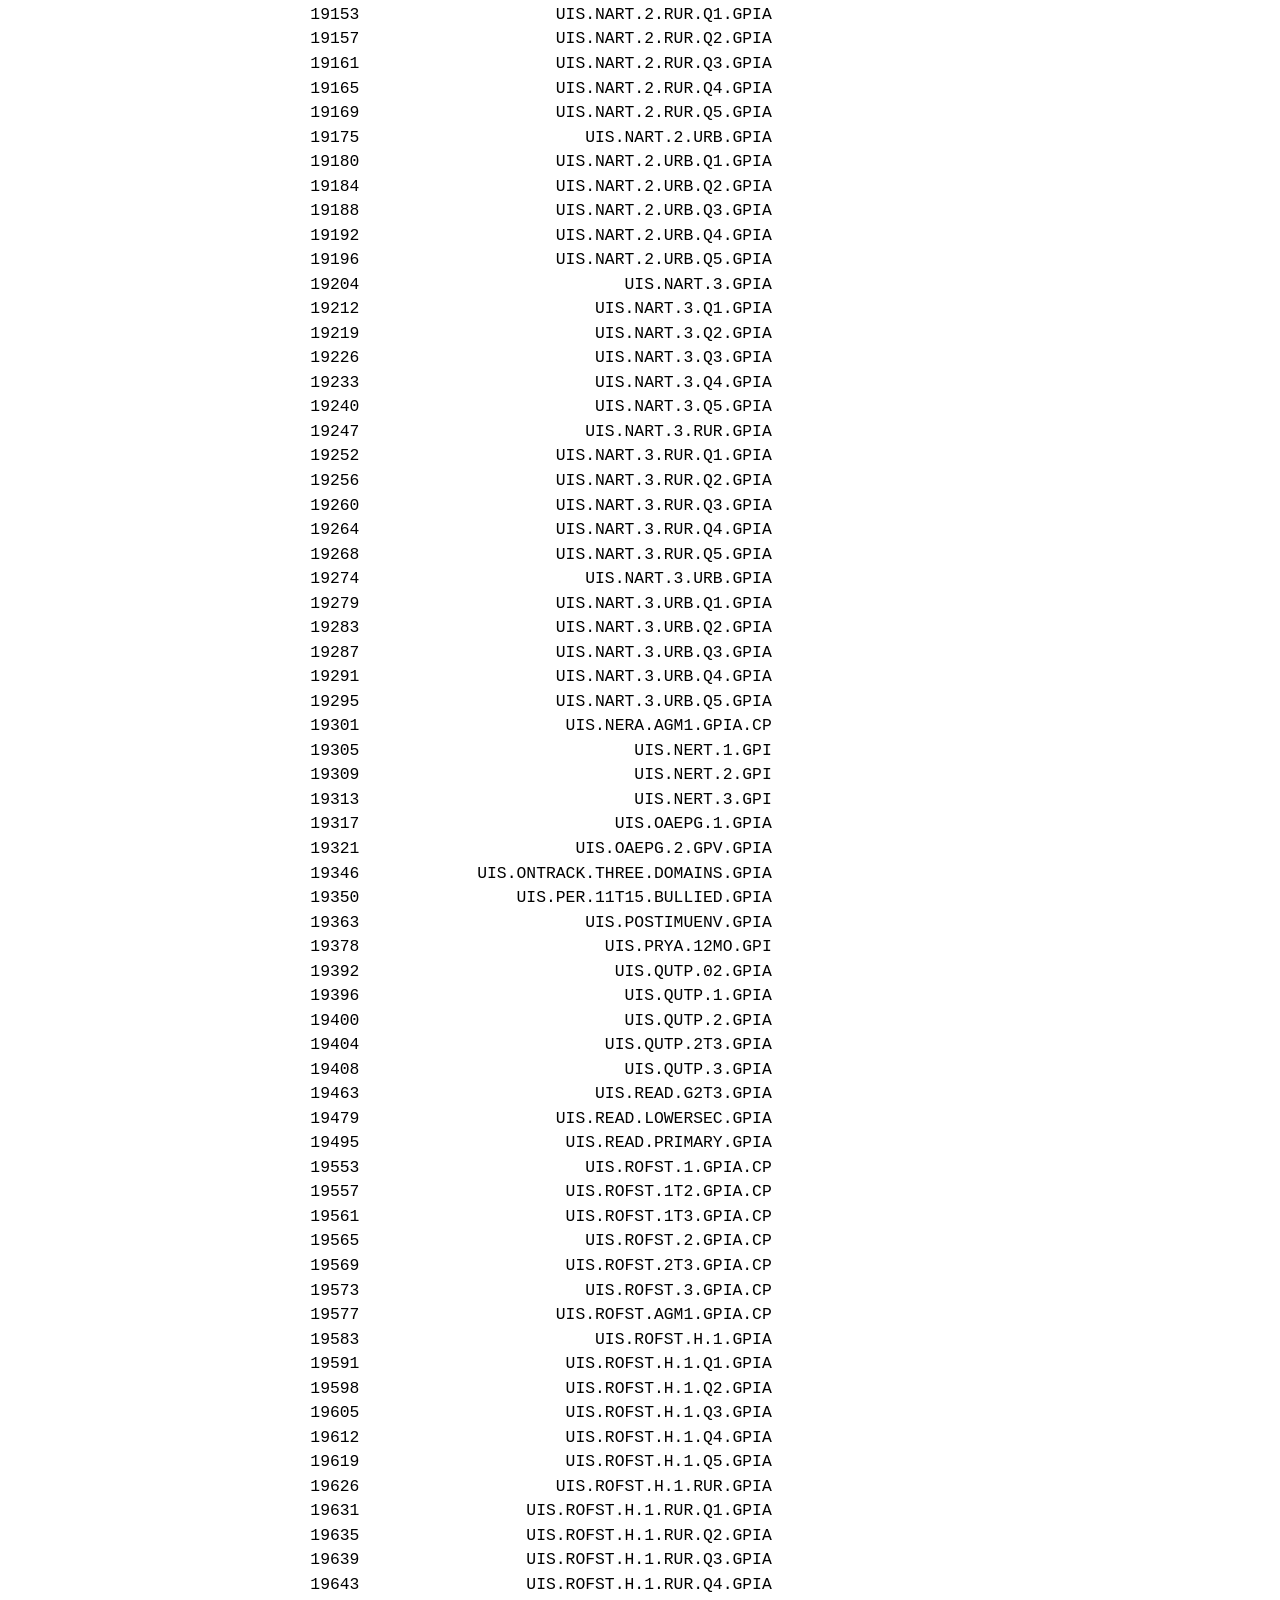
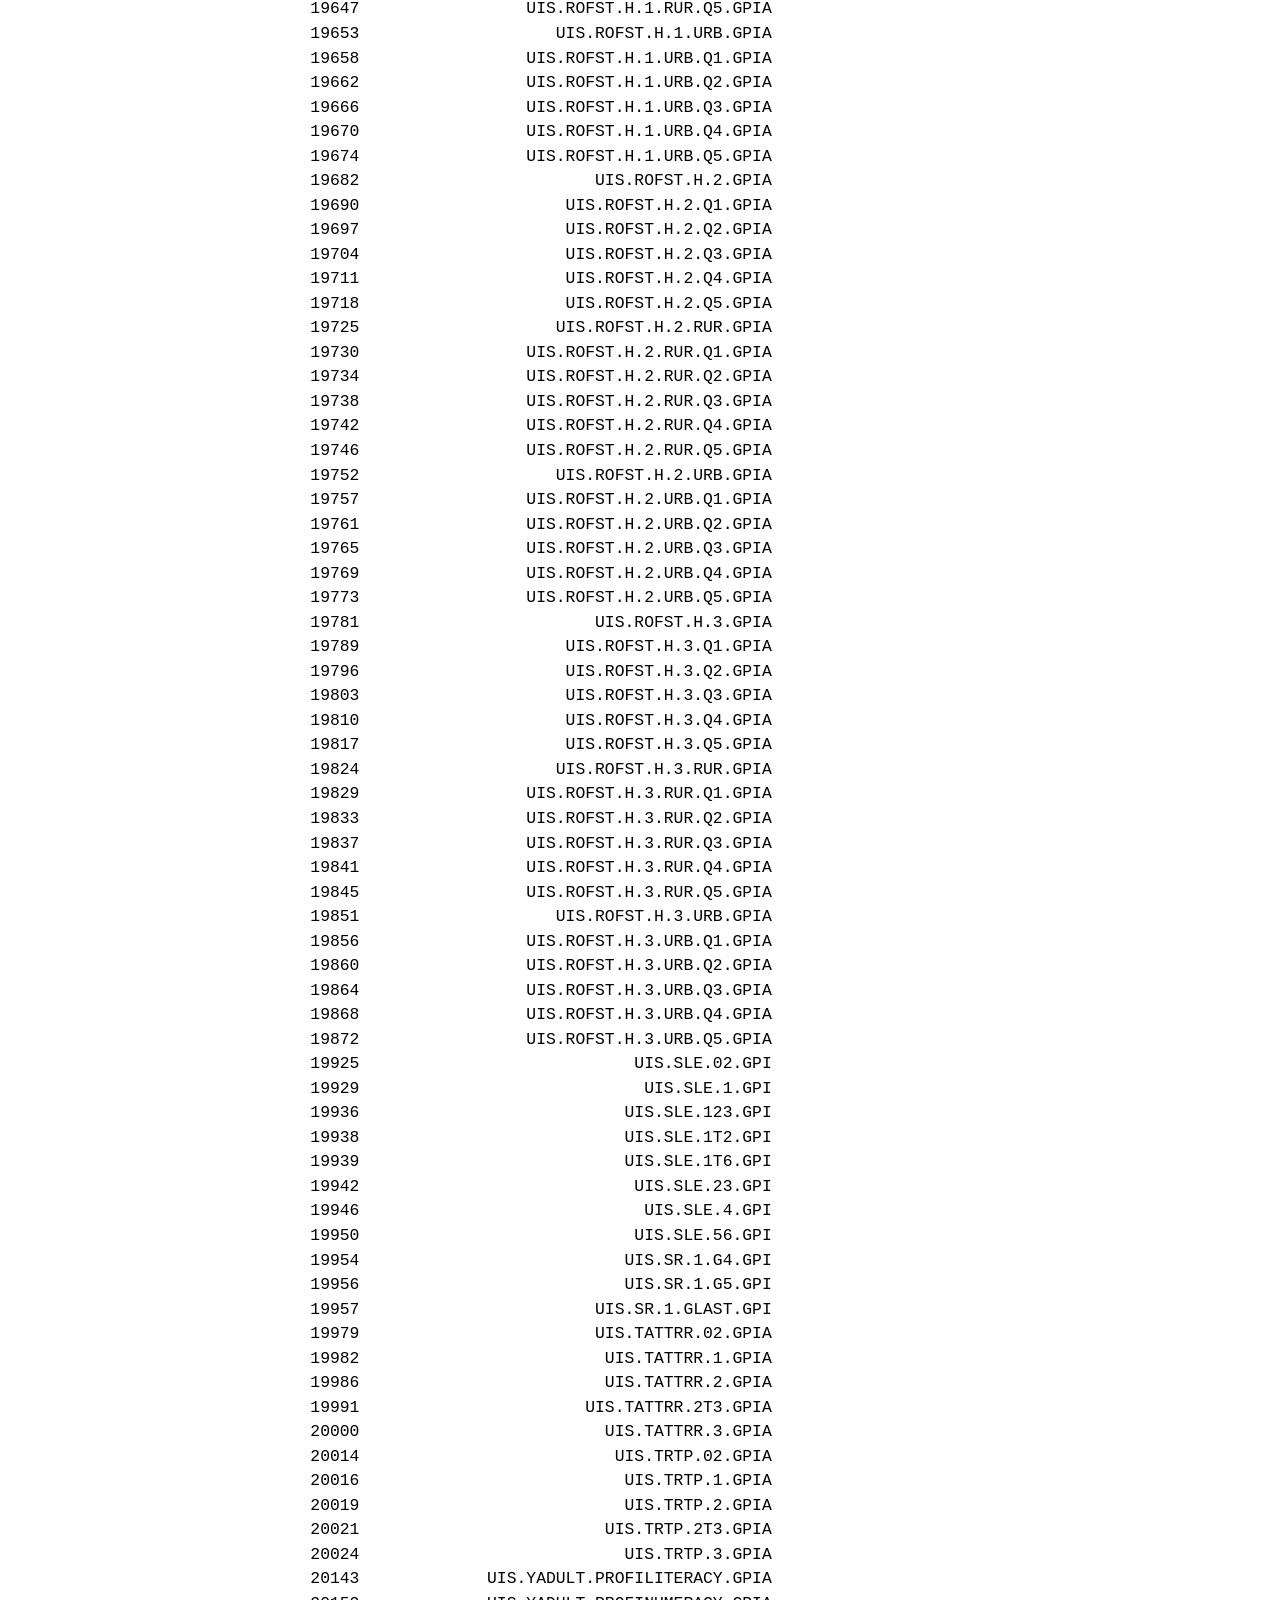
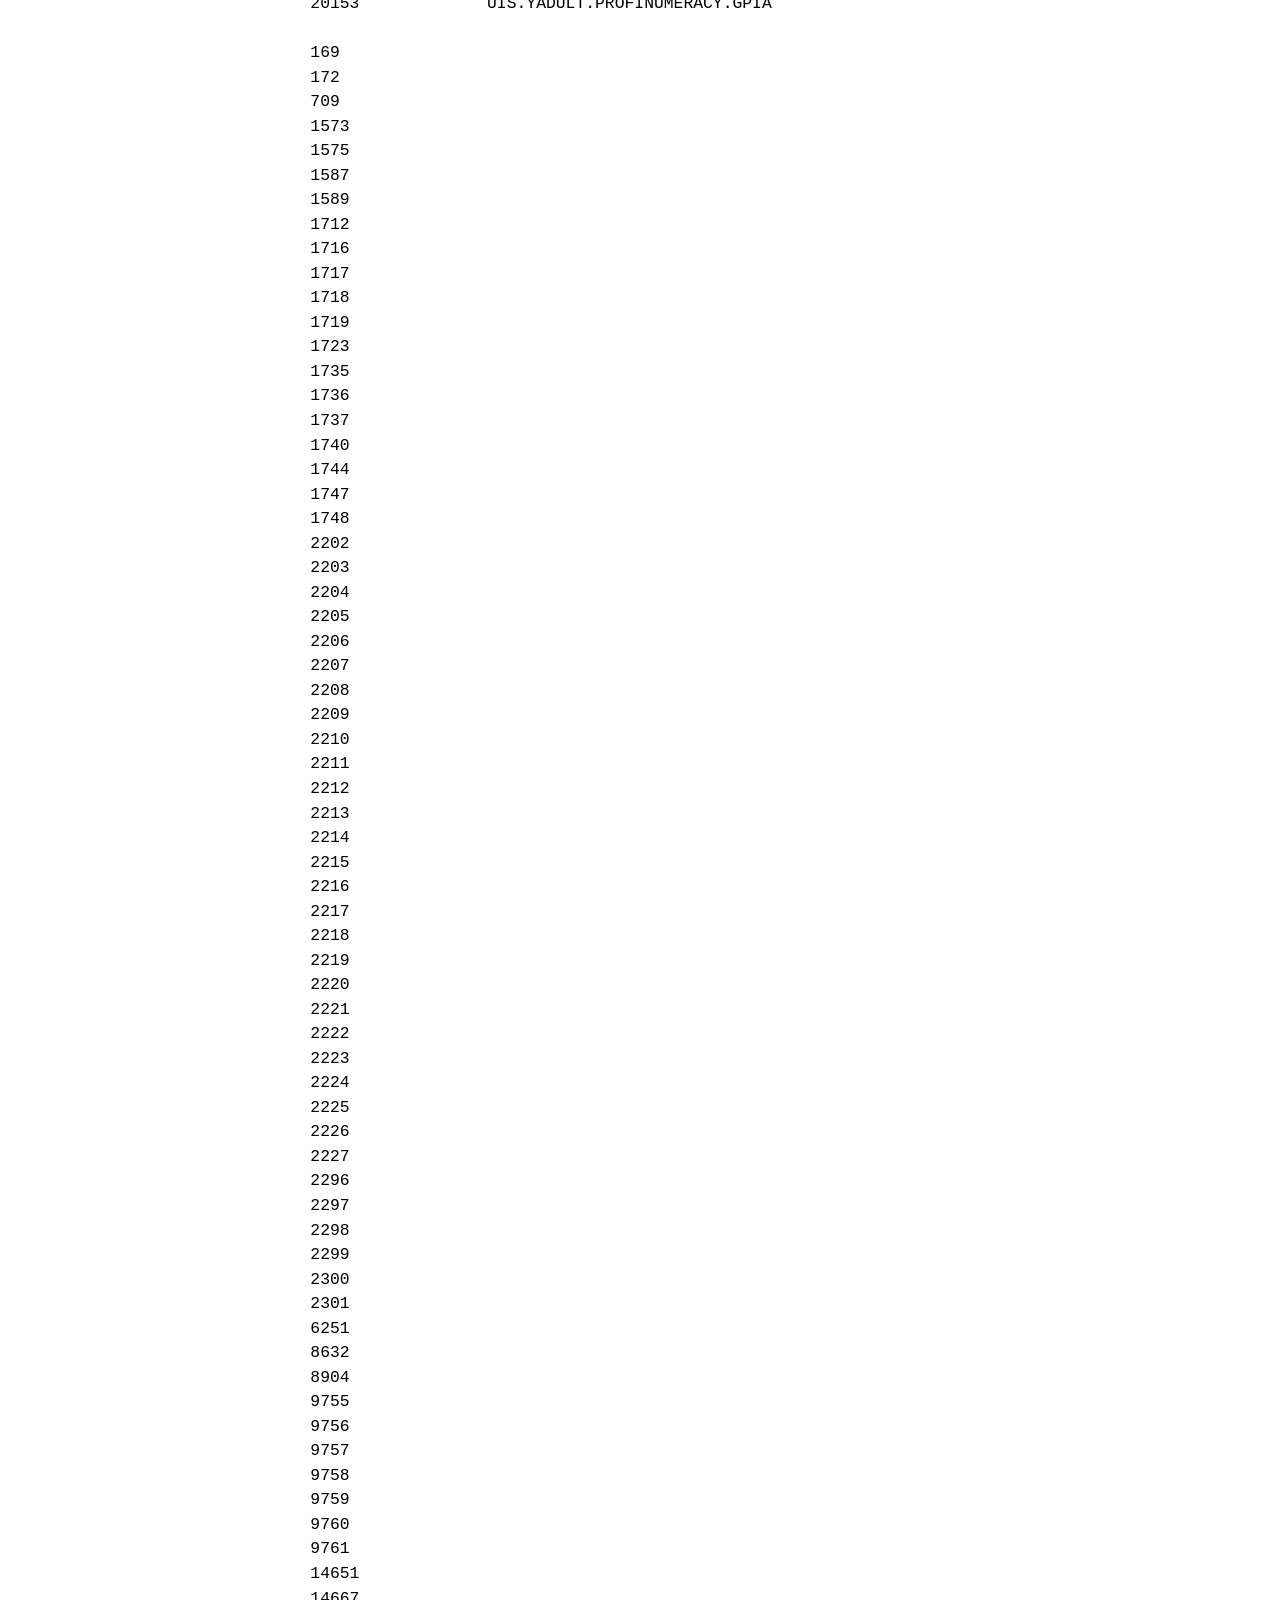
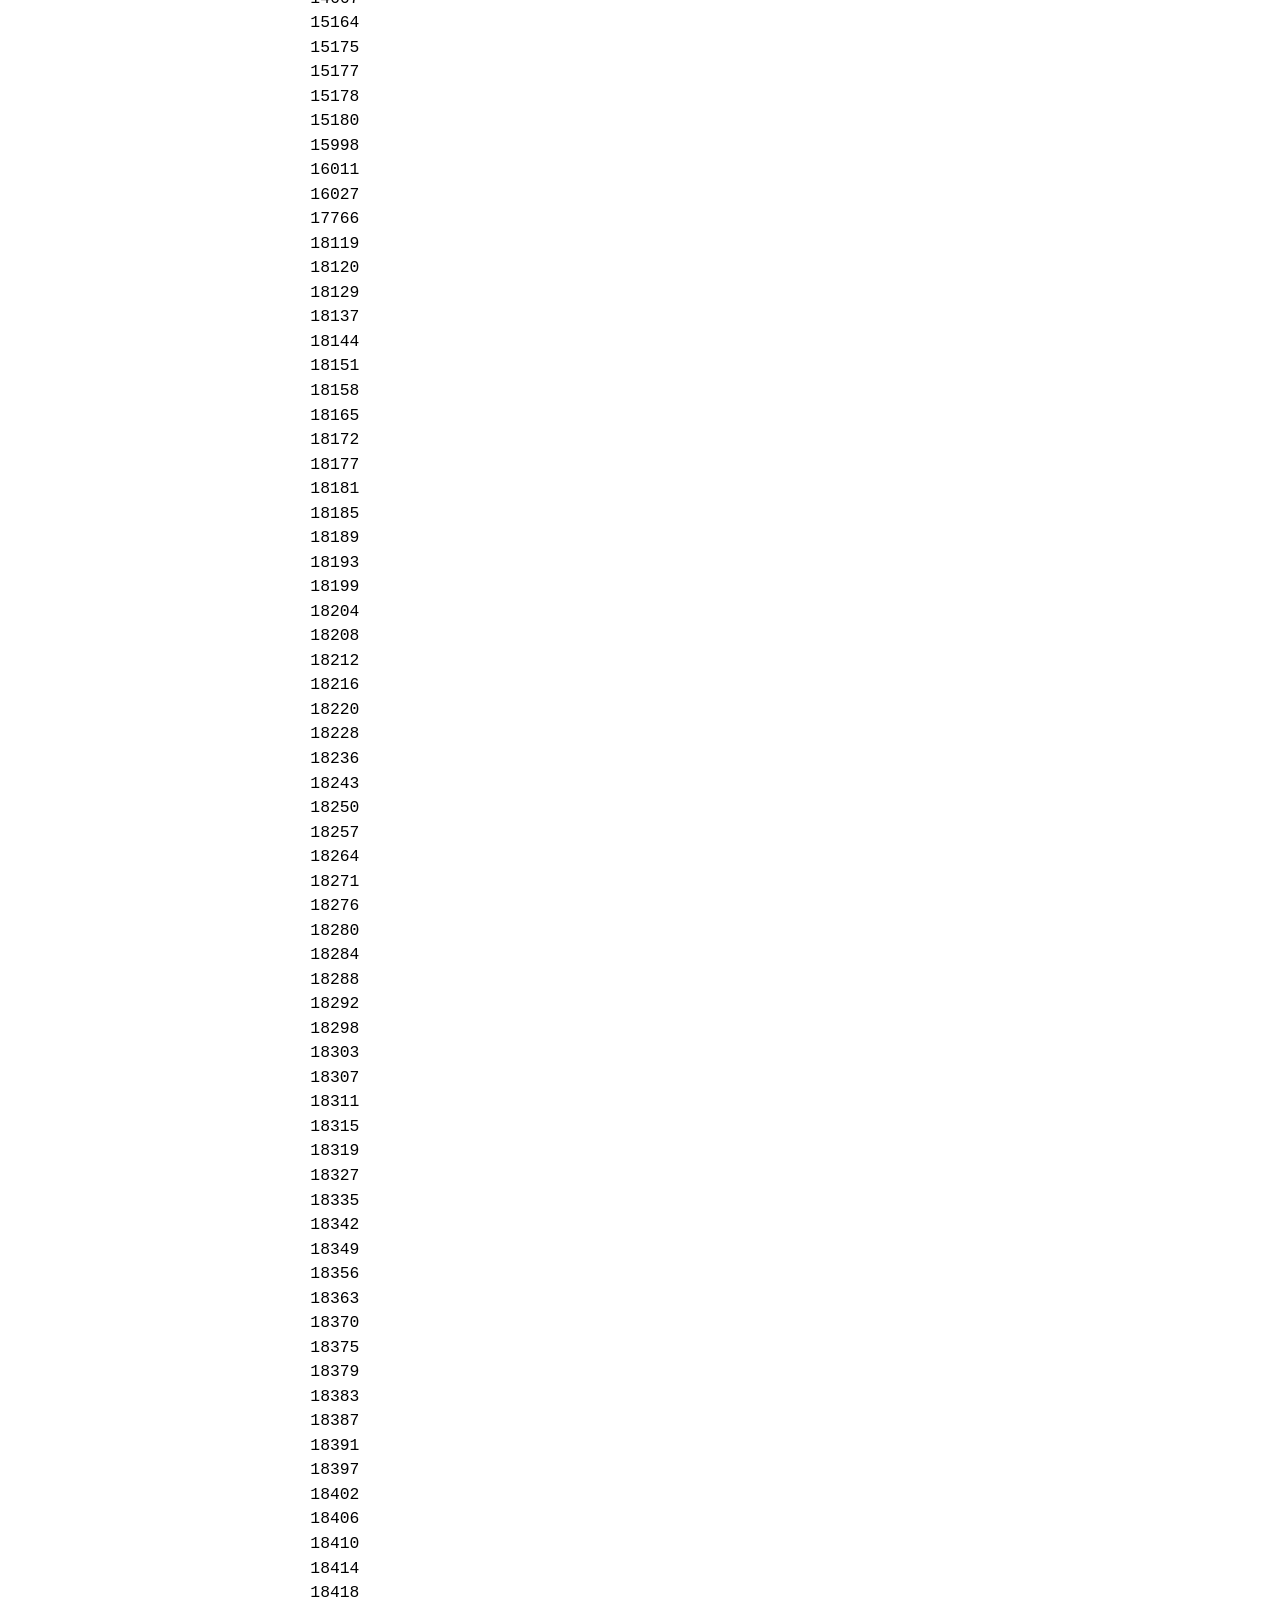
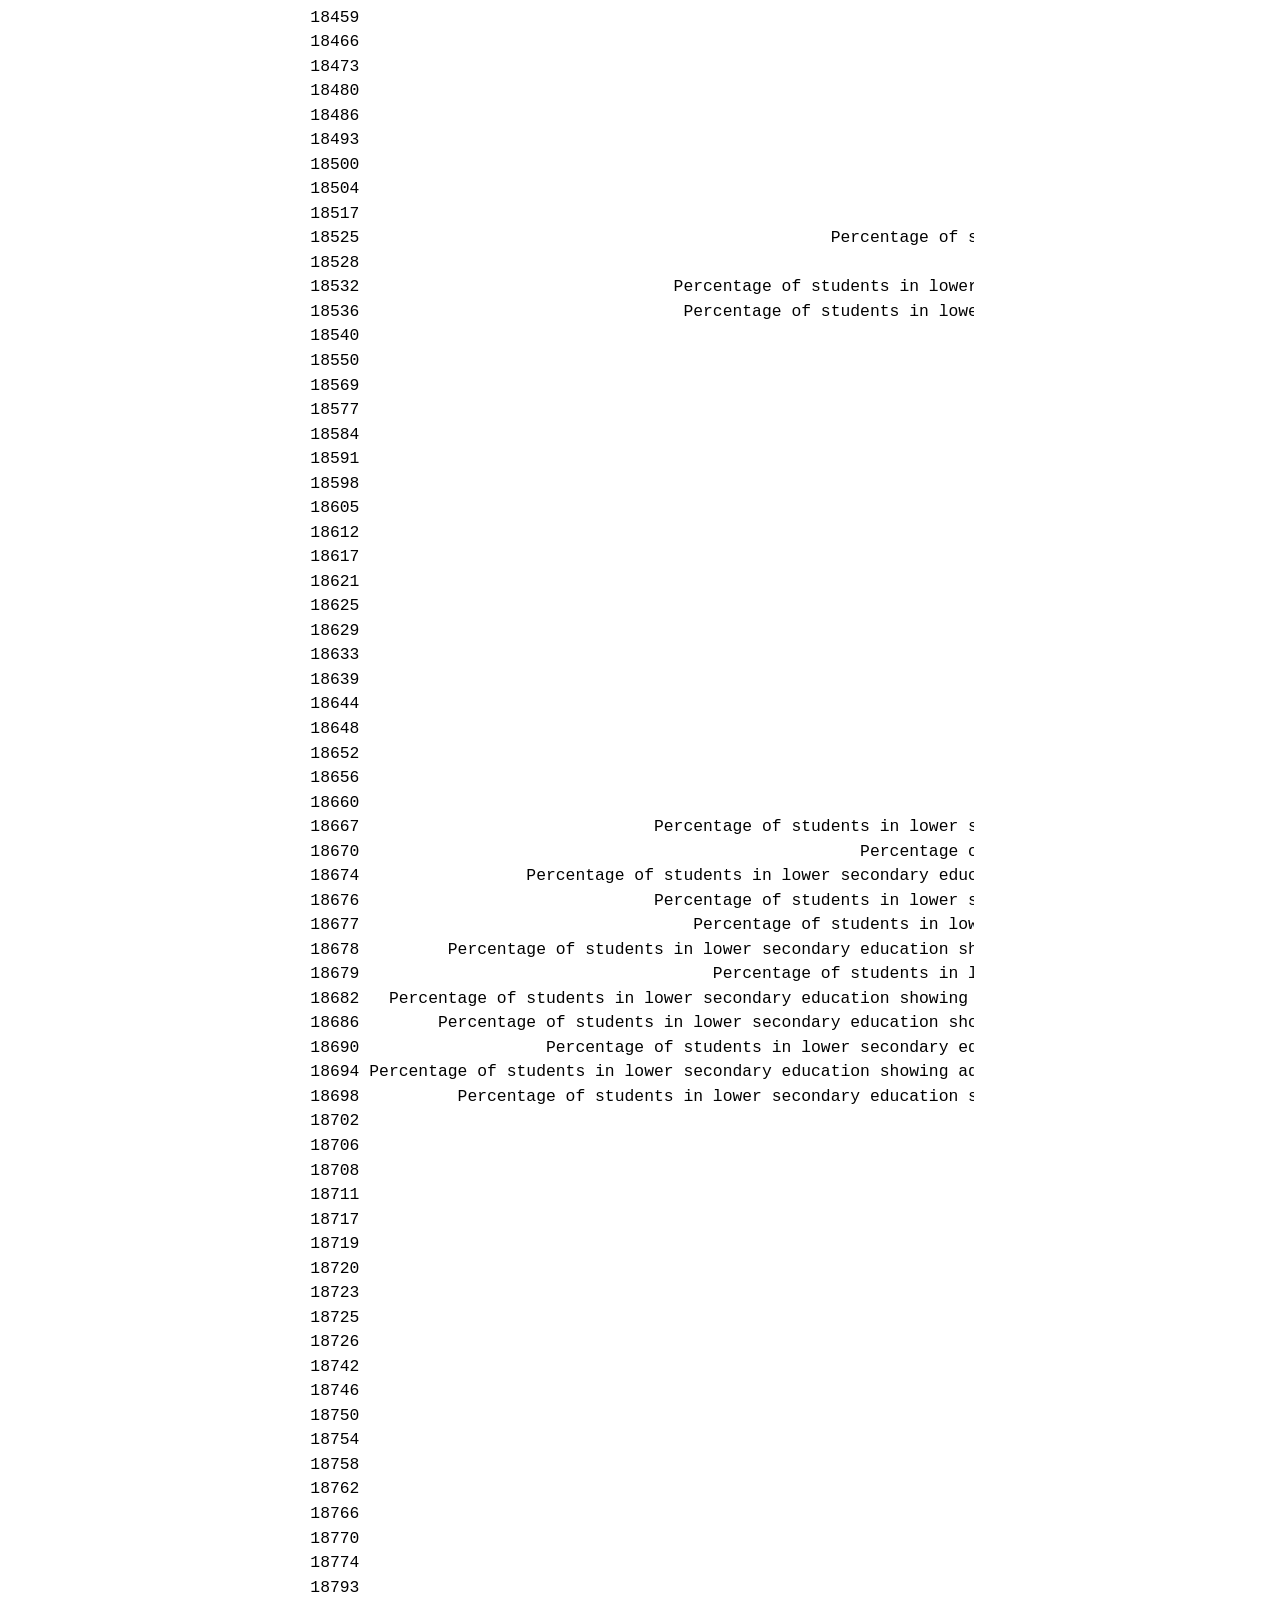
<file: docs/P1.html>
<!DOCTYPE html>
<html xmlns="http://www.w3.org/1999/xhtml" lang="en" xml:lang="en"><head>

<meta charset="utf-8">
<meta name="generator" content="quarto-1.3.361">

<meta name="viewport" content="width=device-width, initial-scale=1.0, user-scalable=yes">


<title>Introducción al Análisis Demográfico con R - 1&nbsp; 1. Revisión de fuentes de datos demográficos y su importación en R</title>
<style>
code{white-space: pre-wrap;}
span.smallcaps{font-variant: small-caps;}
div.columns{display: flex; gap: min(4vw, 1.5em);}
div.column{flex: auto; overflow-x: auto;}
div.hanging-indent{margin-left: 1.5em; text-indent: -1.5em;}
ul.task-list{list-style: none;}
ul.task-list li input[type="checkbox"] {
  width: 0.8em;
  margin: 0 0.8em 0.2em -1em; /* quarto-specific, see https://github.com/quarto-dev/quarto-cli/issues/4556 */ 
  vertical-align: middle;
}
/* CSS for syntax highlighting */
pre > code.sourceCode { white-space: pre; position: relative; }
pre > code.sourceCode > span { display: inline-block; line-height: 1.25; }
pre > code.sourceCode > span:empty { height: 1.2em; }
.sourceCode { overflow: visible; }
code.sourceCode > span { color: inherit; text-decoration: inherit; }
div.sourceCode { margin: 1em 0; }
pre.sourceCode { margin: 0; }
@media screen {
div.sourceCode { overflow: auto; }
}
@media print {
pre > code.sourceCode { white-space: pre-wrap; }
pre > code.sourceCode > span { text-indent: -5em; padding-left: 5em; }
}
pre.numberSource code
  { counter-reset: source-line 0; }
pre.numberSource code > span
  { position: relative; left: -4em; counter-increment: source-line; }
pre.numberSource code > span > a:first-child::before
  { content: counter(source-line);
    position: relative; left: -1em; text-align: right; vertical-align: baseline;
    border: none; display: inline-block;
    -webkit-touch-callout: none; -webkit-user-select: none;
    -khtml-user-select: none; -moz-user-select: none;
    -ms-user-select: none; user-select: none;
    padding: 0 4px; width: 4em;
  }
pre.numberSource { margin-left: 3em;  padding-left: 4px; }
div.sourceCode
  {   }
@media screen {
pre > code.sourceCode > span > a:first-child::before { text-decoration: underline; }
}
</style>


<script src="site_libs/quarto-nav/quarto-nav.js"></script>
<script src="site_libs/quarto-nav/headroom.min.js"></script>
<script src="site_libs/clipboard/clipboard.min.js"></script>
<script src="site_libs/quarto-search/autocomplete.umd.js"></script>
<script src="site_libs/quarto-search/fuse.min.js"></script>
<script src="site_libs/quarto-search/quarto-search.js"></script>
<meta name="quarto:offset" content="./">
<link href="./P2.html" rel="next">
<link href="./index.html" rel="prev">
<script src="site_libs/quarto-html/quarto.js"></script>
<script src="site_libs/quarto-html/popper.min.js"></script>
<script src="site_libs/quarto-html/tippy.umd.min.js"></script>
<script src="site_libs/quarto-html/anchor.min.js"></script>
<link href="site_libs/quarto-html/tippy.css" rel="stylesheet">
<link href="site_libs/quarto-html/quarto-syntax-highlighting.css" rel="stylesheet" class="quarto-color-scheme" id="quarto-text-highlighting-styles">
<link href="site_libs/quarto-html/quarto-syntax-highlighting-dark.css" rel="prefetch" class="quarto-color-scheme quarto-color-alternate" id="quarto-text-highlighting-styles">
<script src="site_libs/bootstrap/bootstrap.min.js"></script>
<link href="site_libs/bootstrap/bootstrap-icons.css" rel="stylesheet">
<link href="site_libs/bootstrap/bootstrap.min.css" rel="stylesheet" class="quarto-color-scheme" id="quarto-bootstrap" data-mode="light">
<link href="site_libs/bootstrap/bootstrap-dark.min.css" rel="prefetch" class="quarto-color-scheme quarto-color-alternate" id="quarto-bootstrap" data-mode="dark">
<script id="quarto-search-options" type="application/json">{
  "location": "sidebar",
  "copy-button": false,
  "collapse-after": 3,
  "panel-placement": "start",
  "type": "textbox",
  "limit": 20,
  "language": {
    "search-no-results-text": "No results",
    "search-matching-documents-text": "matching documents",
    "search-copy-link-title": "Copy link to search",
    "search-hide-matches-text": "Hide additional matches",
    "search-more-match-text": "more match in this document",
    "search-more-matches-text": "more matches in this document",
    "search-clear-button-title": "Clear",
    "search-detached-cancel-button-title": "Cancel",
    "search-submit-button-title": "Submit",
    "search-label": "Search"
  }
}</script>


</head>

<body class="nav-sidebar floating">

<div id="quarto-search-results"></div>
  <header id="quarto-header" class="headroom fixed-top">
  <nav class="quarto-secondary-nav">
    <div class="container-fluid d-flex">
      <button type="button" class="quarto-btn-toggle btn" data-bs-toggle="collapse" data-bs-target="#quarto-sidebar,#quarto-sidebar-glass" aria-controls="quarto-sidebar" aria-expanded="false" aria-label="Toggle sidebar navigation" onclick="if (window.quartoToggleHeadroom) { window.quartoToggleHeadroom(); }">
        <i class="bi bi-layout-text-sidebar-reverse"></i>
      </button>
      <nav class="quarto-page-breadcrumbs" aria-label="breadcrumb"><ol class="breadcrumb"><li class="breadcrumb-item"><a href="./P1.html"><span class="chapter-number">1</span>&nbsp; <span class="chapter-title">1. Revisión de fuentes de datos demográficos y su importación en R</span></a></li></ol></nav>
      <a class="flex-grow-1" role="button" data-bs-toggle="collapse" data-bs-target="#quarto-sidebar,#quarto-sidebar-glass" aria-controls="quarto-sidebar" aria-expanded="false" aria-label="Toggle sidebar navigation" onclick="if (window.quartoToggleHeadroom) { window.quartoToggleHeadroom(); }">      
      </a>
      <button type="button" class="btn quarto-search-button" aria-label="" onclick="window.quartoOpenSearch();">
        <i class="bi bi-search"></i>
      </button>
    </div>
  </nav>
</header>
<!-- content -->
<div id="quarto-content" class="quarto-container page-columns page-rows-contents page-layout-article">
<!-- sidebar -->
  <nav id="quarto-sidebar" class="sidebar collapse collapse-horizontal sidebar-navigation floating overflow-auto">
    <div class="pt-lg-2 mt-2 text-left sidebar-header">
    <div class="sidebar-title mb-0 py-0">
      <a href="./">Introducción al Análisis Demográfico con R</a> 
        <div class="sidebar-tools-main tools-wide">
    <a href="https://github.com/aniuxa/r_intro_ad2025/" title="Source Code" class="quarto-navigation-tool px-1" aria-label="Source Code"><i class="bi bi-github"></i></a>
    <a href="./Introducción-al-Análisis-Demográfico-con-R.pdf" title="Download PDF" class="quarto-navigation-tool px-1" aria-label="Download PDF"><i class="bi bi-file-pdf"></i></a>
  <a href="" class="quarto-color-scheme-toggle quarto-navigation-tool  px-1" onclick="window.quartoToggleColorScheme(); return false;" title="Toggle dark mode"><i class="bi"></i></a>
</div>
    </div>
      </div>
        <div class="mt-2 flex-shrink-0 align-items-center">
        <div class="sidebar-search">
        <div id="quarto-search" class="" title="Search"></div>
        </div>
        </div>
    <div class="sidebar-menu-container"> 
    <ul class="list-unstyled mt-1">
        <li class="sidebar-item">
  <div class="sidebar-item-container"> 
  <a href="./index.html" class="sidebar-item-text sidebar-link">
 <span class="menu-text">Sobre el curso</span></a>
  </div>
</li>
        <li class="sidebar-item">
  <div class="sidebar-item-container"> 
  <a href="./P1.html" class="sidebar-item-text sidebar-link active">
 <span class="menu-text"><span class="chapter-number">1</span>&nbsp; <span class="chapter-title">1. Revisión de fuentes de datos demográficos y su importación en R</span></span></a>
  </div>
</li>
        <li class="sidebar-item">
  <div class="sidebar-item-container"> 
  <a href="./P2.html" class="sidebar-item-text sidebar-link">
 <span class="menu-text"><span class="chapter-number">2</span>&nbsp; <span class="chapter-title">Evaluación de información y pirámides</span></span></a>
  </div>
</li>
        <li class="sidebar-item">
  <div class="sidebar-item-container"> 
  <a href="./P3.html" class="sidebar-item-text sidebar-link">
 <span class="menu-text"><span class="chapter-number">3</span>&nbsp; <span class="chapter-title">Lexis</span></span></a>
  </div>
</li>
        <li class="sidebar-item">
  <div class="sidebar-item-container"> 
  <a href="./P4.html" class="sidebar-item-text sidebar-link">
 <span class="menu-text"><span class="chapter-number">4</span>&nbsp; <span class="chapter-title">Tasas</span></span></a>
  </div>
</li>
        <li class="sidebar-item">
  <div class="sidebar-item-container"> 
  <a href="./P5.html" class="sidebar-item-text sidebar-link">
 <span class="menu-text"><span class="chapter-number">5</span>&nbsp; <span class="chapter-title">Migración y flujos</span></span></a>
  </div>
</li>
    </ul>
    </div>
</nav>
<div id="quarto-sidebar-glass" data-bs-toggle="collapse" data-bs-target="#quarto-sidebar,#quarto-sidebar-glass"></div>
<!-- margin-sidebar -->
    <div id="quarto-margin-sidebar" class="sidebar margin-sidebar">
        <nav id="TOC" role="doc-toc" class="toc-active">
    <h2 id="toc-title">Table of contents</h2>
   
  <ul>
  <li><a href="#instalación-de-paquetes-en-desarrollo" id="toc-instalación-de-paquetes-en-desarrollo" class="nav-link active" data-scroll-target="#instalación-de-paquetes-en-desarrollo"><span class="header-section-number">1.1</span> Instalación de paquetes en desarrollo</a></li>
  <li><a href="#dataframes-con-el-paquete-wdi" id="toc-dataframes-con-el-paquete-wdi" class="nav-link" data-scroll-target="#dataframes-con-el-paquete-wdi"><span class="header-section-number">1.2</span> Dataframes con el paquete <code>{WDI}</code></a></li>
  <li><a href="#importación-de-datos" id="toc-importación-de-datos" class="nav-link" data-scroll-target="#importación-de-datos"><span class="header-section-number">1.3</span> Importación de datos</a>
  <ul class="collapse">
  <li><a href="#desde-excel" id="toc-desde-excel" class="nav-link" data-scroll-target="#desde-excel"><span class="header-section-number">1.3.1</span> Desde Excel</a></li>
  <li><a href="#desde-archivos-de-texto-y-de-una-url" id="toc-desde-archivos-de-texto-y-de-una-url" class="nav-link" data-scroll-target="#desde-archivos-de-texto-y-de-una-url"><span class="header-section-number">1.3.2</span> Desde archivos de texto y de una url</a></li>
  <li><a href="#wpp2024" id="toc-wpp2024" class="nav-link" data-scroll-target="#wpp2024"><span class="header-section-number">1.3.3</span> <code>{wpp2024}</code></a></li>
  </ul></li>
  <li><a href="#de-ipums" id="toc-de-ipums" class="nav-link" data-scroll-target="#de-ipums"><span class="header-section-number">1.4</span> De IPUMS</a></li>
  <li><a href="#fmsb-atracción-digital" id="toc-fmsb-atracción-digital" class="nav-link" data-scroll-target="#fmsb-atracción-digital"><span class="header-section-number">1.5</span> <code>{fmsb}</code> Atracción digital</a>
  <ul class="collapse">
  <li><a href="#momento-de-práctica" id="toc-momento-de-práctica" class="nav-link" data-scroll-target="#momento-de-práctica"><span class="header-section-number">1.5.1</span> Momento de práctica</a></li>
  </ul></li>
  </ul>
<div class="toc-actions"><div><i class="bi bi-github"></i></div><div class="action-links"><p><a href="https://github.com/aniuxa/r_intro_ad2025/edit/main/P1.qmd" class="toc-action">Edit this page</a></p><p><a href="https://github.com/aniuxa/r_intro_ad2025/issues/new" class="toc-action">Report an issue</a></p></div></div></nav>
    </div>
<!-- main -->
<main class="content" id="quarto-document-content">

<header id="title-block-header" class="quarto-title-block default">
<div class="quarto-title">
<h1 class="title"><span class="chapter-number">1</span>&nbsp; <span class="chapter-title">1. Revisión de fuentes de datos demográficos y su importación en R</span></h1>
</div>



<div class="quarto-title-meta">

    
  
    
  </div>
  

</header>

<div class="cell">
<div class="sourceCode cell-code" id="cb1"><pre class="sourceCode r code-with-copy"><code class="sourceCode r"><span id="cb1-1"><a href="#cb1-1" aria-hidden="true" tabindex="-1"></a><span class="cf">if</span> (<span class="sc">!</span><span class="fu">require</span>(<span class="st">"pacman"</span>)) <span class="fu">install.packages</span>(<span class="st">"pacman"</span>) <span class="co"># instala pacman si se requiere</span></span></code><button title="Copy to Clipboard" class="code-copy-button"><i class="bi"></i></button></pre></div>
<div class="cell-output cell-output-stderr">
<pre><code>Cargando paquete requerido: pacman</code></pre>
</div>
<div class="sourceCode cell-code" id="cb3"><pre class="sourceCode r code-with-copy"><code class="sourceCode r"><span id="cb3-1"><a href="#cb3-1" aria-hidden="true" tabindex="-1"></a>pacman<span class="sc">::</span><span class="fu">p_load</span>(tidyverse,</span>
<span id="cb3-2"><a href="#cb3-2" aria-hidden="true" tabindex="-1"></a>               readxl, </span>
<span id="cb3-3"><a href="#cb3-3" aria-hidden="true" tabindex="-1"></a>               writexl,</span>
<span id="cb3-4"><a href="#cb3-4" aria-hidden="true" tabindex="-1"></a>               haven, </span>
<span id="cb3-5"><a href="#cb3-5" aria-hidden="true" tabindex="-1"></a>               foreign,</span>
<span id="cb3-6"><a href="#cb3-6" aria-hidden="true" tabindex="-1"></a>               WDI, </span>
<span id="cb3-7"><a href="#cb3-7" aria-hidden="true" tabindex="-1"></a>               remotes) </span></code><button title="Copy to Clipboard" class="code-copy-button"><i class="bi"></i></button></pre></div>
</div>
<section id="instalación-de-paquetes-en-desarrollo" class="level2" data-number="1.1">
<h2 data-number="1.1" class="anchored" data-anchor-id="instalación-de-paquetes-en-desarrollo"><span class="header-section-number">1.1</span> Instalación de paquetes en desarrollo</h2>
<p>Además de los paquetes que están en CRAN, hay otros repositorios desde los cuáles podemos instalar el código. Un paquete que utilizaremos mucho, es el paquete <code>{wpp2024}</code></p>
<div class="cell">
<div class="sourceCode cell-code" id="cb4"><pre class="sourceCode r code-with-copy"><code class="sourceCode r"><span id="cb4-1"><a href="#cb4-1" aria-hidden="true" tabindex="-1"></a>devtools<span class="sc">::</span><span class="fu">install_github</span>(<span class="st">"PPgp/wpp2024"</span>)</span></code><button title="Copy to Clipboard" class="code-copy-button"><i class="bi"></i></button></pre></div>
<div class="cell-output cell-output-stderr">
<pre><code>Skipping install of 'wpp2024' from a github remote, the SHA1 (2da7768a) has not changed since last install.
  Use `force = TRUE` to force installation</code></pre>
</div>
</div>
<div class="cell">
<div class="sourceCode cell-code" id="cb6"><pre class="sourceCode r code-with-copy"><code class="sourceCode r"><span id="cb6-1"><a href="#cb6-1" aria-hidden="true" tabindex="-1"></a><span class="fu">library</span>(wpp2024)</span></code><button title="Copy to Clipboard" class="code-copy-button"><i class="bi"></i></button></pre></div>
<div class="cell-output cell-output-stderr">
<pre><code>Cargando paquete requerido: data.table</code></pre>
</div>
<div class="cell-output cell-output-stderr">
<pre><code>Warning: package 'data.table' was built under R version 4.4.1</code></pre>
</div>
<div class="cell-output cell-output-stderr">
<pre><code>
Adjuntando el paquete: 'data.table'</code></pre>
</div>
<div class="cell-output cell-output-stderr">
<pre><code>The following objects are masked from 'package:lubridate':

    hour, isoweek, mday, minute, month, quarter, second, wday, week,
    yday, year</code></pre>
</div>
<div class="cell-output cell-output-stderr">
<pre><code>The following objects are masked from 'package:dplyr':

    between, first, last</code></pre>
</div>
<div class="cell-output cell-output-stderr">
<pre><code>The following object is masked from 'package:purrr':

    transpose</code></pre>
</div>
</div>
</section>
<section id="dataframes-con-el-paquete-wdi" class="level2" data-number="1.2">
<h2 data-number="1.2" class="anchored" data-anchor-id="dataframes-con-el-paquete-wdi"><span class="header-section-number">1.2</span> Dataframes con el paquete <code>{WDI}</code></h2>
<p>Instalamos anteriormente el paquete <code>{WDI}</code> que nos da acceso a un grupo amplio de bases de datos que nos ayudaran a revisar y analizar algunas técnicas sencillas.</p>
<blockquote class="blockquote">
<p>El Banco Mundial pone a disposición una gran cantidad de datos excelentes de los Indicadores de Desarrollo Mundial a través de su API web. El paquete WDI para R facilita la búsqueda y descarga de series de datos desde WDI”.</p>
</blockquote>
<p>Para saber un poco más de esta librería:</p>
<ul>
<li><p><a href="https://cran.r-project.org/web/packages/WDI/WDI.pdf" class="uri">https://cran.r-project.org/web/packages/WDI/WDI.pdf</a></p></li>
<li><p><a href="https://www.r-project.org/nosvn/pandoc/WDI.html" class="uri">https://www.r-project.org/nosvn/pandoc/WDI.html</a></p></li>
<li><p><a href="https://databank.worldbank.org/reports.aspx?source=2&amp;country=ARE" class="uri">https://databank.worldbank.org/reports.aspx?source=2&amp;country=ARE</a></p></li>
</ul>
<div class="cell">
<div class="sourceCode cell-code" id="cb13"><pre class="sourceCode r code-with-copy"><code class="sourceCode r"><span id="cb13-1"><a href="#cb13-1" aria-hidden="true" tabindex="-1"></a>WDI<span class="sc">::</span><span class="fu">WDIsearch</span>(<span class="st">'gender'</span>)</span></code><button title="Copy to Clipboard" class="code-copy-button"><i class="bi"></i></button></pre></div>
<div class="cell-output cell-output-stdout">
<pre><code>                                      indicator
169                                 2.3_GIR.GPI
172                                 2.6_PCR.GPI
709                           5.51.01.07.gender
1573                       BI.EMP.PWRK.PB.FE.ZS
1575                       BI.EMP.PWRK.PB.MA.ZS
1587                       BI.EMP.TOTL.PB.FE.ZS
1589                       BI.EMP.TOTL.PB.MA.ZS
1712                          BI.WAG.PREM.PB.FE
1716                          BI.WAG.PREM.PB.FM
1717                       BI.WAG.PREM.PB.FM.ED
1718                       BI.WAG.PREM.PB.FM.HE
1719                       BI.WAG.PREM.PB.FM.PA
1723                          BI.WAG.PREM.PB.MA
1735                       BI.WAG.PREM.PV.FM.ED
1736                       BI.WAG.PREM.PV.FM.HE
1737                          BI.WAG.PRVS.ED.FM
1740                          BI.WAG.PRVS.HE.FM
1744                          BI.WAG.PUBS.ED.FM
1747                          BI.WAG.PUBS.HE.FM
1748                          BI.WAG.PUBS.PA.FM
2202                                CC.ESG.AGFE
2203                                CC.ESG.AGMA
2204                                CC.ESG.CMFE
2205                                CC.ESG.CMMA
2206                                CC.ESG.CNFE
2207                                CC.ESG.CNMA
2208                                CC.ESG.EUFE
2209                                CC.ESG.EUMA
2210                                CC.ESG.FBFE
2211                                CC.ESG.FBMA
2212                                CC.ESG.INFE
2213                                CC.ESG.INMA
2214                                CC.ESG.MAFE
2215                                CC.ESG.MAMA
2216                                CC.ESG.MIFE
2217                                CC.ESG.MIMA
2218                                CC.ESG.OSFE
2219                                CC.ESG.OSMA
2220                                CC.ESG.PAFE
2221                                CC.ESG.PAMA
2222                                CC.ESG.PSFE
2223                                CC.ESG.PSMA
2224                                CC.ESG.SEFE
2225                                CC.ESG.SEMA
2226                                CC.ESG.TCFE
2227                                CC.ESG.TCMA
2296                                CC.ISG.FFFE
2297                                CC.ISG.FFMA
2298                                CC.ISG.NAFE
2299                                CC.ISG.NAMA
2300                                CC.ISG.NBFE
2301                                CC.ISG.NBMA
6251                       FB.FCP.BREG.PR.DI.SC
8632  IC.REG.PRRT.LNDADM.GEN.XD.030.DB1719.DFRN
8904                             IQ.CPA.GNDR.XQ
9755                                JI.WAG.GNDR
9756                             JI.WAG.GNDR.HE
9757                             JI.WAG.GNDR.LE
9758                             JI.WAG.GNDR.OL
9759                             JI.WAG.GNDR.RU
9760                             JI.WAG.GNDR.UR
9761                             JI.WAG.GNDR.YG
14651                          PRJ.MYS.15UP.GPI
14667                          PRJ.MYS.25UP.GPI
15164                      SE.ADT.1524.LT.FM.ZS
15175                         SE.ENR.PRIM.FM.ZS
15177                         SE.ENR.PRSC.FM.ZS
15178                         SE.ENR.SECO.FM.ZS
15180                         SE.ENR.TERT.FM.ZS
15998                            SG.LAW.CRDD.GR
16011                            SG.LAW.NODC.HR
16027                               SG.NOD.CONS
17766                             SPI.D3.5.GEND
18119                      UIS.AIR.1.GLAST.GPIA
18120                  UIS.AIR.2.GPV.GLAST.GPIA
18129                             UIS.CR.1.GPIA
18137                          UIS.CR.1.Q1.GPIA
18144                          UIS.CR.1.Q2.GPIA
18151                          UIS.CR.1.Q3.GPIA
18158                          UIS.CR.1.Q4.GPIA
18165                          UIS.CR.1.Q5.GPIA
18172                         UIS.CR.1.RUR.GPIA
18177                      UIS.CR.1.RUR.Q1.GPIA
18181                      UIS.CR.1.RUR.Q2.GPIA
18185                      UIS.CR.1.RUR.Q3.GPIA
18189                      UIS.CR.1.RUR.Q4.GPIA
18193                      UIS.CR.1.RUR.Q5.GPIA
18199                         UIS.CR.1.URB.GPIA
18204                      UIS.CR.1.URB.Q1.GPIA
18208                      UIS.CR.1.URB.Q2.GPIA
18212                      UIS.CR.1.URB.Q3.GPIA
18216                      UIS.CR.1.URB.Q4.GPIA
18220                      UIS.CR.1.URB.Q5.GPIA
18228                             UIS.CR.2.GPIA
18236                          UIS.CR.2.Q1.GPIA
18243                          UIS.CR.2.Q2.GPIA
18250                          UIS.CR.2.Q3.GPIA
18257                          UIS.CR.2.Q4.GPIA
18264                          UIS.CR.2.Q5.GPIA
18271                         UIS.CR.2.RUR.GPIA
18276                      UIS.CR.2.RUR.Q1.GPIA
18280                      UIS.CR.2.RUR.Q2.GPIA
18284                      UIS.CR.2.RUR.Q3.GPIA
18288                      UIS.CR.2.RUR.Q4.GPIA
18292                      UIS.CR.2.RUR.Q5.GPIA
18298                         UIS.CR.2.URB.GPIA
18303                      UIS.CR.2.URB.Q1.GPIA
18307                      UIS.CR.2.URB.Q2.GPIA
18311                      UIS.CR.2.URB.Q3.GPIA
18315                      UIS.CR.2.URB.Q4.GPIA
18319                      UIS.CR.2.URB.Q5.GPIA
18327                             UIS.CR.3.GPIA
18335                          UIS.CR.3.Q1.GPIA
18342                          UIS.CR.3.Q2.GPIA
18349                          UIS.CR.3.Q3.GPIA
18356                          UIS.CR.3.Q4.GPIA
18363                          UIS.CR.3.Q5.GPIA
18370                         UIS.CR.3.RUR.GPIA
18375                      UIS.CR.3.RUR.Q1.GPIA
18379                      UIS.CR.3.RUR.Q2.GPIA
18383                      UIS.CR.3.RUR.Q3.GPIA
18387                      UIS.CR.3.RUR.Q4.GPIA
18391                      UIS.CR.3.RUR.Q5.GPIA
18397                         UIS.CR.3.URB.GPIA
18402                      UIS.CR.3.URB.Q1.GPIA
18406                      UIS.CR.3.URB.Q2.GPIA
18410                      UIS.CR.3.URB.Q3.GPIA
18414                      UIS.CR.3.URB.Q4.GPIA
18418                      UIS.CR.3.URB.Q5.GPIA
18459                   UIS.EA.1T8.AG25T99.GPIA
18466                   UIS.EA.2T8.AG25T99.GPIA
18473                   UIS.EA.3T8.AG25T99.GPIA
18480                   UIS.EA.4T8.AG25T99.GPIA
18486                   UIS.EA.5T8.AG25T99.GPIA
18493                   UIS.EA.6T8.AG25T99.GPIA
18500                   UIS.EA.7T8.AG25T99.GPIA
18504                     UIS.EA.8.AG25T99.GPIA
18517                  UIS.EA.S1T8.AG25T99.GPIA
18525                UIS.ESG.LOWERSEC.COGN.GPIA
18528                     UIS.ESG.LOWERSEC.GPIA
18532            UIS.ESG.LOWERSEC.NCOG.CONF.GPI
18536            UIS.ESG.LOWERSEC.NCOG.ENJO.GPI
18540                    UIS.EV1524P.2T5.V.GPIA
18550                      UIS.FHLANGILP.1.GPIA
18569                          UIS.GAR.5T8.GPIA
18577                       UIS.GAR.5T8.Q1.GPIA
18584                       UIS.GAR.5T8.Q2.GPIA
18591                       UIS.GAR.5T8.Q3.GPIA
18598                       UIS.GAR.5T8.Q4.GPIA
18605                       UIS.GAR.5T8.Q5.GPIA
18612                      UIS.GAR.5T8.RUR.GPIA
18617                   UIS.GAR.5T8.RUR.Q1.GPIA
18621                   UIS.GAR.5T8.RUR.Q2.GPIA
18625                   UIS.GAR.5T8.RUR.Q3.GPIA
18629                   UIS.GAR.5T8.RUR.Q4.GPIA
18633                   UIS.GAR.5T8.RUR.Q5.GPIA
18639                      UIS.GAR.5T8.URB.GPIA
18644                   UIS.GAR.5T8.URB.Q1.GPIA
18648                   UIS.GAR.5T8.URB.Q2.GPIA
18652                   UIS.GAR.5T8.URB.Q3.GPIA
18656                   UIS.GAR.5T8.URB.Q4.GPIA
18660                   UIS.GAR.5T8.URB.Q5.GPIA
18667                 UIS.GCS.LOWERSEC.COG.GPIA
18670                     UIS.GCS.LOWERSEC.GPIA
18674            UIS.GCS.LOWERSEC.NCOG.FREE.GPI
18676                UIS.GCS.LOWERSEC.NCOG.GEQU
18677              UIS.GCS.LOWERSEC.NCOG.GEQU.F
18678            UIS.GCS.LOWERSEC.NCOG.GEQU.GPI
18679              UIS.GCS.LOWERSEC.NCOG.GEQU.M
18682            UIS.GCS.LOWERSEC.NCOG.GLOC.GPI
18686            UIS.GCS.LOWERSEC.NCOG.MULT.GPI
18690            UIS.GCS.LOWERSEC.NCOG.PEAC.GPI
18694            UIS.GCS.LOWERSEC.NCOG.SDEV.GPI
18698            UIS.GCS.LOWERSEC.NCOG.SJUS.GPI
18702                            UIS.GER.0.GPIA
18706                           UIS.GER.01.GPIA
18708                           UIS.GER.02.GPIA
18711                            UIS.GER.12.GPI
18717                           UIS.GER.1T6.GPI
18719                             UIS.GER.2.GPI
18720                             UIS.GER.3.GPI
18723                             UIS.GER.4.GPI
18725                          UIS.GER.5T8.GPIA
18726                           UIS.GGR.5.A.GPI
18742                   UIS.ICTSKILLATTACH.GPIA
18746                   UIS.ICTSKILLCONNEC.GPIA
18750                     UIS.ICTSKILLCOPI.GPIA
18754                    UIS.ICTSKILLCREAT.GPIA
18758                   UIS.ICTSKILLDUPLIC.GPIA
18762                  UIS.ICTSKILLFORMULA.GPIA
18766                 UIS.ICTSKILLPROGLANG.GPIA
18770                 UIS.ICTSKILLSOFTWARE.GPIA
18774             UIS.ICTSKILLTRANSFERFILE.GPIA
18793                       UIS.LR.AG15T24.GPIA
18798                   UIS.LR.AG15T24.RUR.GPIA
18802                   UIS.LR.AG15T24.URB.GPIA
18805                       UIS.LR.AG15T99.GPIA
18810                   UIS.LR.AG15T99.RUR.GPIA
18814                   UIS.LR.AG15T99.URB.GPIA
18819                       UIS.LR.AG25T64.GPIA
18825                   UIS.LR.AG25T64.RUR.GPIA
18829                   UIS.LR.AG25T64.URB.GPIA
18835                       UIS.LR.AG65T99.GPIA
18840                   UIS.LR.AG65T99.RUR.GPIA
18844                   UIS.LR.AG65T99.URB.GPIA
18848                        UIS.MATH.G2T3.GPIA
18864                    UIS.MATH.LOWERSEC.GPIA
18880                     UIS.MATH.PRIMARY.GPIA
18907                        UIS.NARA.AGM1.GPIA
18915                     UIS.NARA.AGM1.Q1.GPIA
18922                     UIS.NARA.AGM1.Q2.GPIA
18929                     UIS.NARA.AGM1.Q3.GPIA
18936                     UIS.NARA.AGM1.Q4.GPIA
18943                     UIS.NARA.AGM1.Q5.GPIA
18950                    UIS.NARA.AGM1.RUR.GPIA
18955                 UIS.NARA.AGM1.RUR.Q1.GPIA
18959                 UIS.NARA.AGM1.RUR.Q2.GPIA
18963                 UIS.NARA.AGM1.RUR.Q3.GPIA
18967                 UIS.NARA.AGM1.RUR.Q4.GPIA
18971                 UIS.NARA.AGM1.RUR.Q5.GPIA
18977                    UIS.NARA.AGM1.URB.GPIA
18982                 UIS.NARA.AGM1.URB.Q1.GPIA
18986                 UIS.NARA.AGM1.URB.Q2.GPIA
18990                 UIS.NARA.AGM1.URB.Q3.GPIA
18994                 UIS.NARA.AGM1.URB.Q4.GPIA
18998                 UIS.NARA.AGM1.URB.Q5.GPIA
19006                           UIS.NART.1.GPIA
19014                        UIS.NART.1.Q1.GPIA
19021                        UIS.NART.1.Q2.GPIA
19028                        UIS.NART.1.Q3.GPIA
19035                        UIS.NART.1.Q4.GPIA
19042                        UIS.NART.1.Q5.GPIA
19049                       UIS.NART.1.RUR.GPIA
19054                    UIS.NART.1.RUR.Q1.GPIA
19058                    UIS.NART.1.RUR.Q2.GPIA
19062                    UIS.NART.1.RUR.Q3.GPIA
19066                    UIS.NART.1.RUR.Q4.GPIA
19070                    UIS.NART.1.RUR.Q5.GPIA
19076                       UIS.NART.1.URB.GPIA
19081                    UIS.NART.1.URB.Q1.GPIA
19085                    UIS.NART.1.URB.Q2.GPIA
19089                    UIS.NART.1.URB.Q3.GPIA
19093                    UIS.NART.1.URB.Q4.GPIA
19097                    UIS.NART.1.URB.Q5.GPIA
19105                           UIS.NART.2.GPIA
19113                        UIS.NART.2.Q1.GPIA
19120                        UIS.NART.2.Q2.GPIA
19127                        UIS.NART.2.Q3.GPIA
19134                        UIS.NART.2.Q4.GPIA
19141                        UIS.NART.2.Q5.GPIA
19148                       UIS.NART.2.RUR.GPIA
19153                    UIS.NART.2.RUR.Q1.GPIA
19157                    UIS.NART.2.RUR.Q2.GPIA
19161                    UIS.NART.2.RUR.Q3.GPIA
19165                    UIS.NART.2.RUR.Q4.GPIA
19169                    UIS.NART.2.RUR.Q5.GPIA
19175                       UIS.NART.2.URB.GPIA
19180                    UIS.NART.2.URB.Q1.GPIA
19184                    UIS.NART.2.URB.Q2.GPIA
19188                    UIS.NART.2.URB.Q3.GPIA
19192                    UIS.NART.2.URB.Q4.GPIA
19196                    UIS.NART.2.URB.Q5.GPIA
19204                           UIS.NART.3.GPIA
19212                        UIS.NART.3.Q1.GPIA
19219                        UIS.NART.3.Q2.GPIA
19226                        UIS.NART.3.Q3.GPIA
19233                        UIS.NART.3.Q4.GPIA
19240                        UIS.NART.3.Q5.GPIA
19247                       UIS.NART.3.RUR.GPIA
19252                    UIS.NART.3.RUR.Q1.GPIA
19256                    UIS.NART.3.RUR.Q2.GPIA
19260                    UIS.NART.3.RUR.Q3.GPIA
19264                    UIS.NART.3.RUR.Q4.GPIA
19268                    UIS.NART.3.RUR.Q5.GPIA
19274                       UIS.NART.3.URB.GPIA
19279                    UIS.NART.3.URB.Q1.GPIA
19283                    UIS.NART.3.URB.Q2.GPIA
19287                    UIS.NART.3.URB.Q3.GPIA
19291                    UIS.NART.3.URB.Q4.GPIA
19295                    UIS.NART.3.URB.Q5.GPIA
19301                     UIS.NERA.AGM1.GPIA.CP
19305                            UIS.NERT.1.GPI
19309                            UIS.NERT.2.GPI
19313                            UIS.NERT.3.GPI
19317                          UIS.OAEPG.1.GPIA
19321                      UIS.OAEPG.2.GPV.GPIA
19346            UIS.ONTRACK.THREE.DOMAINS.GPIA
19350                UIS.PER.11T15.BULLIED.GPIA
19363                       UIS.POSTIMUENV.GPIA
19378                         UIS.PRYA.12MO.GPI
19392                          UIS.QUTP.02.GPIA
19396                           UIS.QUTP.1.GPIA
19400                           UIS.QUTP.2.GPIA
19404                         UIS.QUTP.2T3.GPIA
19408                           UIS.QUTP.3.GPIA
19463                        UIS.READ.G2T3.GPIA
19479                    UIS.READ.LOWERSEC.GPIA
19495                     UIS.READ.PRIMARY.GPIA
19553                       UIS.ROFST.1.GPIA.CP
19557                     UIS.ROFST.1T2.GPIA.CP
19561                     UIS.ROFST.1T3.GPIA.CP
19565                       UIS.ROFST.2.GPIA.CP
19569                     UIS.ROFST.2T3.GPIA.CP
19573                       UIS.ROFST.3.GPIA.CP
19577                    UIS.ROFST.AGM1.GPIA.CP
19583                        UIS.ROFST.H.1.GPIA
19591                     UIS.ROFST.H.1.Q1.GPIA
19598                     UIS.ROFST.H.1.Q2.GPIA
19605                     UIS.ROFST.H.1.Q3.GPIA
19612                     UIS.ROFST.H.1.Q4.GPIA
19619                     UIS.ROFST.H.1.Q5.GPIA
19626                    UIS.ROFST.H.1.RUR.GPIA
19631                 UIS.ROFST.H.1.RUR.Q1.GPIA
19635                 UIS.ROFST.H.1.RUR.Q2.GPIA
19639                 UIS.ROFST.H.1.RUR.Q3.GPIA
19643                 UIS.ROFST.H.1.RUR.Q4.GPIA
19647                 UIS.ROFST.H.1.RUR.Q5.GPIA
19653                    UIS.ROFST.H.1.URB.GPIA
19658                 UIS.ROFST.H.1.URB.Q1.GPIA
19662                 UIS.ROFST.H.1.URB.Q2.GPIA
19666                 UIS.ROFST.H.1.URB.Q3.GPIA
19670                 UIS.ROFST.H.1.URB.Q4.GPIA
19674                 UIS.ROFST.H.1.URB.Q5.GPIA
19682                        UIS.ROFST.H.2.GPIA
19690                     UIS.ROFST.H.2.Q1.GPIA
19697                     UIS.ROFST.H.2.Q2.GPIA
19704                     UIS.ROFST.H.2.Q3.GPIA
19711                     UIS.ROFST.H.2.Q4.GPIA
19718                     UIS.ROFST.H.2.Q5.GPIA
19725                    UIS.ROFST.H.2.RUR.GPIA
19730                 UIS.ROFST.H.2.RUR.Q1.GPIA
19734                 UIS.ROFST.H.2.RUR.Q2.GPIA
19738                 UIS.ROFST.H.2.RUR.Q3.GPIA
19742                 UIS.ROFST.H.2.RUR.Q4.GPIA
19746                 UIS.ROFST.H.2.RUR.Q5.GPIA
19752                    UIS.ROFST.H.2.URB.GPIA
19757                 UIS.ROFST.H.2.URB.Q1.GPIA
19761                 UIS.ROFST.H.2.URB.Q2.GPIA
19765                 UIS.ROFST.H.2.URB.Q3.GPIA
19769                 UIS.ROFST.H.2.URB.Q4.GPIA
19773                 UIS.ROFST.H.2.URB.Q5.GPIA
19781                        UIS.ROFST.H.3.GPIA
19789                     UIS.ROFST.H.3.Q1.GPIA
19796                     UIS.ROFST.H.3.Q2.GPIA
19803                     UIS.ROFST.H.3.Q3.GPIA
19810                     UIS.ROFST.H.3.Q4.GPIA
19817                     UIS.ROFST.H.3.Q5.GPIA
19824                    UIS.ROFST.H.3.RUR.GPIA
19829                 UIS.ROFST.H.3.RUR.Q1.GPIA
19833                 UIS.ROFST.H.3.RUR.Q2.GPIA
19837                 UIS.ROFST.H.3.RUR.Q3.GPIA
19841                 UIS.ROFST.H.3.RUR.Q4.GPIA
19845                 UIS.ROFST.H.3.RUR.Q5.GPIA
19851                    UIS.ROFST.H.3.URB.GPIA
19856                 UIS.ROFST.H.3.URB.Q1.GPIA
19860                 UIS.ROFST.H.3.URB.Q2.GPIA
19864                 UIS.ROFST.H.3.URB.Q3.GPIA
19868                 UIS.ROFST.H.3.URB.Q4.GPIA
19872                 UIS.ROFST.H.3.URB.Q5.GPIA
19925                            UIS.SLE.02.GPI
19929                             UIS.SLE.1.GPI
19936                           UIS.SLE.123.GPI
19938                           UIS.SLE.1T2.GPI
19939                           UIS.SLE.1T6.GPI
19942                            UIS.SLE.23.GPI
19946                             UIS.SLE.4.GPI
19950                            UIS.SLE.56.GPI
19954                           UIS.SR.1.G4.GPI
19956                           UIS.SR.1.G5.GPI
19957                        UIS.SR.1.GLAST.GPI
19979                        UIS.TATTRR.02.GPIA
19982                         UIS.TATTRR.1.GPIA
19986                         UIS.TATTRR.2.GPIA
19991                       UIS.TATTRR.2T3.GPIA
20000                         UIS.TATTRR.3.GPIA
20014                          UIS.TRTP.02.GPIA
20016                           UIS.TRTP.1.GPIA
20019                           UIS.TRTP.2.GPIA
20021                         UIS.TRTP.2T3.GPIA
20024                           UIS.TRTP.3.GPIA
20143             UIS.YADULT.PROFILITERACY.GPIA
20153             UIS.YADULT.PROFINUMERACY.GPIA
                                                                                                                                                                                                                                       name
169                                                                                                                                                                                   Gender parity index for gross intake ratio in grade 1
172                                                                                                                                                                                        Gender parity index for primary completion rate 
709                                                                                                                                                                                                                         Gender equality
1573                                                                                                                                                              Public sector employment, as a share of paid employment by gender: Female
1575                                                                                                                                                                Public sector employment, as a share of paid employment by gender: Male
1587                                                                                                                                                             Public sector employment, as a share of total employment by gender: Female
1589                                                                                                                                                               Public sector employment, as a share of total employment by gender: Male
1712                                                                                                                                                      Public sector wage premium, by gender: Female (compared to all private employees)
1716                                                                                                                                                     P-Value: Public sector wage premium, by gender (compared to all private employees)
1717                                                                                                                            P-Value: Gender wage premium in the public sector, by industry: Education (compared to male paid employees)
1718                                                                                                                               P-Value: Gender wage premium in the public sector, by industry: Health (compared to male paid employees)
1719                                                                                                                 P-Value: Gender wage premium in the public sector, by industry: Public adminstration (compared to male paid employees)
1723                                                                                                                                                        Public sector wage premium, by gender: Male (compared to all private employees)
1735                                                                                                                           P-Value: Gender wage premium in the private sector, by industry: Education (compared to male paid employees)
1736                                                                                                                              P-Value: Gender wage premium in the private sector, by industry: Health (compared to male paid employees)
1737                                                                                                                                    Gender wage premium in the private sector, by industry: Education (compared to male paid employees)
1740                                                                                                                                       Gender wage premium in the private sector, by industry: Health (compared to male paid employees)
1744                                                                                                                                     Gender wage premium in the public sector, by industry: Education (compared to male paid employees)
1747                                                                                                                                        Gender wage premium in the public sector, by industry: Health (compared to male paid employees)
1748                                                                                                                          Gender wage premium in the public sector, by industry: Public adminstration (compared to male paid employees)
2202                                                                                                                                                                    Employment by sector and gender (% of total) - Agriculture - Female
2203                                                                                                                                                                      Employment by sector and gender (% of total) - Agriculture - Male
2204                                                                                                                                                                       Employment by sector and gender (% of total) - Commerce - Female
2205                                                                                                                                                                         Employment by sector and gender (% of total) - Commerce - Male
2206                                                                                                                                                                   Employment by sector and gender (% of total) - Construction - Female
2207                                                                                                                                                                     Employment by sector and gender (% of total) - Construction - Male
2208                                                                                                                                                      Employment by sector and gender (% of total) - Electricity and utilities - Female
2209                                                                                                                                                        Employment by sector and gender (% of total) - Electricity and utilities - Male
2210                                                                                                                                                Employment by sector and gender (% of total) - Financial and Business Services - Female
2211                                                                                                                                                  Employment by sector and gender (% of total) - Financial and Business Services - Male
2212                                                                                                                                                                       Employment by sector and gender (% of total) - Industry - Female
2213                                                                                                                                                                         Employment by sector and gender (% of total) - Industry - Male
2214                                                                                                                                                                  Employment by sector and gender (% of total) - Manufacturing - Female
2215                                                                                                                                                                    Employment by sector and gender (% of total) - Manufacturing - Male
2216                                                                                                                                                                         Employment by sector and gender (% of total) - Mining - Female
2217                                                                                                                                                                           Employment by sector and gender (% of total) - Mining - Male
2218                                                                                                                                                                 Employment by sector and gender (% of total) - Other services - Female
2219                                                                                                                                                                   Employment by sector and gender (% of total) - Other services - Male
2220                                                                                                                                                          Employment by sector and gender (% of total) - Public Administration - Female
2221                                                                                                                                                            Employment by sector and gender (% of total) - Public Administration - Male
2222                                                                                                                                                       Employment by sector and gender (% of total) - Public sector employment - Female
2223                                                                                                                                                         Employment by sector and gender (% of total) - Public sector employment - Male
2224                                                                                                                                                                       Employment by sector and gender (% of total) - Services - Female
2225                                                                                                                                                                         Employment by sector and gender (% of total) - Services - Male
2226                                                                                                                                                      Employment by sector and gender (% of total) - Transport &amp; Communication - Female
2227                                                                                                                                                        Employment by sector and gender (% of total) - Transport &amp; Communication - Male
2296                                                                                                                                     Informal employment by sector and gender (% of total) - Agriculture, forestry and fishing - Female
2297                                                                                                                                       Informal employment by sector and gender (% of total) - Agriculture, forestry and fishing - Male
2298                                                                                                                                                       Informal employment by sector and gender (% of total) - Non-agriculture - Female
2299                                                                                                                                                         Informal employment by sector and gender (% of total) - Non-agriculture - Male
2300                                                                                                                                                          Informal employment by sector and gender (% of total) - No breakdown - Female
2301                                                                                                                                                            Informal employment by sector and gender (% of total) - No breakdown - Male
6251                                                                          589_Do laws and regulations prohibit or restrict discriminating consumers based on gender, ethnicity, faith, political affiliation, or appearance?  _#VHGA_03
8632                                                                                                                            Registering property: Quality of land administration index with Gender (0-30) (DB17-19 methodology) - Score
8904                                                                                                                                                                                          CPIA gender equality rating (1=low to 6=high)
9755                                                                                                                                                                                      Female to male gender wage gap, aged 15-64, total
9756                                                                                                                                                                    Female to male gender wage gap, aged 15-64, above primary education
9757                                                                                                                                                                Female to male gender wage gap, aged 15-64, primary education and below
9758                                                                                                                                                                                             Female to male gender wage gap, aged 25-64
9759                                                                                                                                                                                      Female to male gender wage gap, aged 15-64, rural
9760                                                                                                                                                                                      Female to male gender wage gap, aged 15-64, urban
9761                                                                                                                                                                                             Female to male gender wage gap, aged 15-24
14651                                                                                                                                                                 Wittgenstein Projection: Mean Years of Schooling. Age 15+. Gender Gap
14667                                                                                                                                                                 Wittgenstein Projection: Mean Years of Schooling. Age 25+. Gender Gap
15164                                                                                                                                                                          Literacy rate, youth (ages 15-24), gender parity index (GPI)
15175                                                                                                                                                                         School enrollment, primary (gross), gender parity index (GPI)
15177                                                                                                                                                           School enrollment, primary and secondary (gross), gender parity index (GPI)
15178                                                                                                                                                                       School enrollment, secondary (gross), gender parity index (GPI)
15180                                                                                                                                                                        School enrollment, tertiary (gross), gender parity index (GPI)
15998                                                                                                                                                    The law prohibits discrimination in access to credit based on gender (1=yes; 0=no)
16011                                                                                                                                                          The law prohibits discrimination in employment based on gender (1=yes; 0=no)
16027                                                                                                                                                            Nondiscrimination clause mentions gender in the constitution (1=yes; 0=no)
17766                                                                                                                                                                                       GOAL 5: Gender Equality (5 year moving average)
18119                                                                                                                                        Gross intake ratio to the last grade of primary education, adjusted gender parity index (GPIA)
18120                                                                                                                        Gross intake ratio to the last grade of lower secondary general education, adjusted gender parity index (GPIA)
18129                                                                                                                                                               Completion rate, primary education, adjusted gender parity index (GPIA)
18137                                                                                                                                             Completion rate, primary education, poorest quintile, adjusted gender parity index (GPIA)
18144                                                                                                                                              Completion rate, primary education, second quintile, adjusted gender parity index (GPIA)
18151                                                                                                                                              Completion rate, primary education, middle quintile, adjusted gender parity index (GPIA)
18158                                                                                                                                              Completion rate, primary education, fourth quintile, adjusted gender parity index (GPIA)
18165                                                                                                                                             Completion rate, primary education, richest quintile, adjusted gender parity index (GPIA)
18172                                                                                                                                                        Completion rate, primary education, rural, adjusted gender parity index (GPIA)
18177                                                                                                                                      Completion rate, primary education, rural, poorest quintile, adjusted gender parity index (GPIA)
18181                                                                                                                                       Completion rate, primary education, rural, second quintile, adjusted gender parity index (GPIA)
18185                                                                                                                                       Completion rate, primary education, rural, middle quintile, adjusted gender parity index (GPIA)
18189                                                                                                                                       Completion rate, primary education, rural, fourth quintile, adjusted gender parity index (GPIA)
18193                                                                                                                                      Completion rate, primary education, rural, richest quintile, adjusted gender parity index (GPIA)
18199                                                                                                                                                        Completion rate, primary education, urban, adjusted gender parity index (GPIA)
18204                                                                                                                                      Completion rate, primary education, urban, poorest quintile, adjusted gender parity index (GPIA)
18208                                                                                                                                       Completion rate, primary education, urban, second quintile, adjusted gender parity index (GPIA)
18212                                                                                                                                       Completion rate, primary education, urban, middle quintile, adjusted gender parity index (GPIA)
18216                                                                                                                                       Completion rate, primary education, urban, fourth quintile, adjusted gender parity index (GPIA)
18220                                                                                                                                      Completion rate, primary education, urban, richest quintile, adjusted gender parity index (GPIA)
18228                                                                                                                                                       Completion rate, lower secondary education, adjusted gender parity index (GPIA)
18236                                                                                                                                     Completion rate, lower secondary education, poorest quintile, adjusted gender parity index (GPIA)
18243                                                                                                                                      Completion rate, lower secondary education, second quintile, adjusted gender parity index (GPIA)
18250                                                                                                                                      Completion rate, lower secondary education, middle quintile, adjusted gender parity index (GPIA)
18257                                                                                                                                      Completion rate, lower secondary education, fourth quintile, adjusted gender parity index (GPIA)
18264                                                                                                                                     Completion rate, lower secondary education, richest quintile, adjusted gender parity index (GPIA)
18271                                                                                                                                                Completion rate, lower secondary education, rural, adjusted gender parity index (GPIA)
18276                                                                                                                              Completion rate, lower secondary education, rural, poorest quintile, adjusted gender parity index (GPIA)
18280                                                                                                                               Completion rate, lower secondary education, rural, second quintile, adjusted gender parity index (GPIA)
18284                                                                                                                               Completion rate, lower secondary education, rural, middle quintile, adjusted gender parity index (GPIA)
18288                                                                                                                               Completion rate, lower secondary education, rural, fourth quintile, adjusted gender parity index (GPIA)
18292                                                                                                                              Completion rate, lower secondary education, rural, richest quintile, adjusted gender parity index (GPIA)
18298                                                                                                                                                Completion rate, lower secondary education, urban, adjusted gender parity index (GPIA)
18303                                                                                                                              Completion rate, lower secondary education, urban, poorest quintile, adjusted gender parity index (GPIA)
18307                                                                                                                               Completion rate, lower secondary education, urban, second quintile, adjusted gender parity index (GPIA)
18311                                                                                                                               Completion rate, lower secondary education, urban, middle quintile, adjusted gender parity index (GPIA)
18315                                                                                                                               Completion rate, lower secondary education, urban, fourth quintile, adjusted gender parity index (GPIA)
18319                                                                                                                              Completion rate, lower secondary education, urban, richest quintile, adjusted gender parity index (GPIA)
18327                                                                                                                                                       Completion rate, upper secondary education, adjusted gender parity index (GPIA)
18335                                                                                                                                     Completion rate, upper secondary education, poorest quintile, adjusted gender parity index (GPIA)
18342                                                                                                                                      Completion rate, upper secondary education, second quintile, adjusted gender parity index (GPIA)
18349                                                                                                                                      Completion rate, upper secondary education, middle quintile, adjusted gender parity index (GPIA)
18356                                                                                                                                      Completion rate, upper secondary education, fourth quintile, adjusted gender parity index (GPIA)
18363                                                                                                                                     Completion rate, upper secondary education, richest quintile, adjusted gender parity index (GPIA)
18370                                                                                                                                                Completion rate, upper secondary education, rural, adjusted gender parity index (GPIA)
18375                                                                                                                              Completion rate, upper secondary education, rural, poorest quintile, adjusted gender parity index (GPIA)
18379                                                                                                                               Completion rate, upper secondary education, rural, second quintile, adjusted gender parity index (GPIA)
18383                                                                                                                               Completion rate, upper secondary education, rural, middle quintile, adjusted gender parity index (GPIA)
18387                                                                                                                               Completion rate, upper secondary education, rural, fourth quintile, adjusted gender parity index (GPIA)
18391                                                                                                                              Completion rate, upper secondary education, rural, richest quintile, adjusted gender parity index (GPIA)
18397                                                                                                                                                Completion rate, upper secondary education, urban, adjusted gender parity index (GPIA)
18402                                                                                                                              Completion rate, upper secondary education, urban, poorest quintile, adjusted gender parity index (GPIA)
18406                                                                                                                               Completion rate, upper secondary education, urban, second quintile, adjusted gender parity index (GPIA)
18410                                                                                                                               Completion rate, upper secondary education, urban, middle quintile, adjusted gender parity index (GPIA)
18414                                                                                                                               Completion rate, upper secondary education, urban, fourth quintile, adjusted gender parity index (GPIA)
18418                                                                                                                              Completion rate, upper secondary education, urban, richest quintile, adjusted gender parity index (GPIA)
18459                                                                                              UIS: Percentage of population age 25+ with at least completed primary education (ISCED 1 or higher). Adjusted Gender Parity Index (GPIA)
18466                                                                                      UIS: Percentage of population age 25+ with at least completed lower secondary education (ISCED 2 or higher). Adjusted Gender Parity Index (GPIA)
18473                                                                                      UIS: Percentage of population age 25+ with at least completed upper secondary education (ISCED 3 or higher). Adjusted Gender Parity Index (GPIA)
18480                                                                                       UIS: Percentage of population age 25+ with at least completed post-secondary education (ISCED 4 or higher). Adjusted Gender Parity Index (GPIA)
18486                                                                                  UIS: Percentage of population age 25+ with at least a completed short-cycle tertiary degree (ISCED 5 or higher). Adjusted Gender Parity Index (GPIA)
18493                                                                              UIS: Percentage of population age 25+ with at least a completed bachelor's or equivalent degree (ISCED 6 or higher). Adjusted Gender Parity Index (GPIA)
18500                                                                                UIS: Percentage of population age 25+ with at least a completed master's degree or equivalent (ISCED 7 or higher). Adjusted Gender Parity Index (GPIA)
18504                                                                                                             UIS: Percentage of population age 25+ with a doctoral degree or equivalent (ISCED 8). Adjusted Gender Parity Index (GPIA)
18517                                                                                                                       UIS: Percentage of population age 25+ with at least some primary (ISCED 1). Adjusted Gender Parity Index (GPIA)
18525                                                Percentage of students in lower secondary education showing proficiency in knowledge of environmental science and geoscience‚ Cognitive dimension‚ adjusted gender parity index (GPIA)
18528                                                                     Percentage of students in lower secondary education showing proficiency in knowledge of environmental science and geoscience‚ adjusted gender parity index (GPIA)
18532                                Percentage of students in lower secondary education showing proficiency in knowledge of environmental science and geoscience‚ Non-cognitive dimension‚ Confidence‚ adjusted gender parity index (GPIA)
18536                                 Percentage of students in lower secondary education showing proficiency in knowledge of environmental science and geoscience‚ Non-cognitive dimension‚ Enjoyment‚ adjusted gender parity index (GPIA)
18540                                                                                                                                   Proportion of 15-24 year-olds enrolled in vocational education, adjusted gender parity index (GPIA)
18550                                                                                     Percentage of students in primary education who have their first or home language as language of instruction, adjusted gender parity index (GPIA)
18569                                                                                                                                                    Gross attendance ratio for tertiary education, adjusted gender parity index (GPIA)
18577                                                                                                                                  Gross attendance ratio for tertiary education, poorest quintile, adjusted gender parity index (GPIA)
18584                                                                                                                                   Gross attendance ratio for tertiary education, second quintile, adjusted gender parity index (GPIA)
18591                                                                                                                                   Gross attendance ratio for tertiary education, middle quintile, adjusted gender parity index (GPIA)
18598                                                                                                                                   Gross attendance ratio for tertiary education, fourth quintile, adjusted gender parity index (GPIA)
18605                                                                                                                                  Gross attendance ratio for tertiary education, richest quintile, adjusted gender parity index (GPIA)
18612                                                                                                                                             Gross attendance ratio for tertiary education, rural, adjusted gender parity index (GPIA)
18617                                                                                                                           Gross attendance ratio for tertiary education, rural, poorest quintile, adjusted gender parity index (GPIA)
18621                                                                                                                            Gross attendance ratio for tertiary education, rural, second quintile, adjusted gender parity index (GPIA)
18625                                                                                                                            Gross attendance ratio for tertiary education, rural, middle quintile, adjusted gender parity index (GPIA)
18629                                                                                                                            Gross attendance ratio for tertiary education, rural, fourth quintile, adjusted gender parity index (GPIA)
18633                                                                                                                           Gross attendance ratio for tertiary education, rural, richest quintile, adjusted gender parity index (GPIA)
18639                                                                                                                                             Gross attendance ratio for tertiary education, urban, adjusted gender parity index (GPIA)
18644                                                                                                                           Gross attendance ratio for tertiary education, urban, poorest quintile, adjusted gender parity index (GPIA)
18648                                                                                                                            Gross attendance ratio for tertiary education, urban, second quintile, adjusted gender parity index (GPIA)
18652                                                                                                                            Gross attendance ratio for tertiary education, urban, middle quintile, adjusted gender parity index (GPIA)
18656                                                                                                                            Gross attendance ratio for tertiary education, urban, fourth quintile, adjusted gender parity index (GPIA)
18660                                                                                                                           Gross attendance ratio for tertiary education, urban, richest quintile, adjusted gender parity index (GPIA)
18667                              Percentage of students in lower secondary education showing adequate understanding of issues relating to global citizenship and sustainability, Cognitive Dimension, adjusted gender parity index (GPIA)
18670                                                   Percentage of students in lower secondary education showing adequate understanding of issues relating to global citizenship and sustainability, adjusted gender parity index (GPIA)
18674                 Percentage of students in lower secondary education showing adequate understanding of issues relating to global citizenship and sustainability‚ Non-cognitive Dimension‚ Freedom, adjusted gender parity index (GPIA)
18676                              Percentage of students in lower secondary education showing adequate understanding of issues relating to global citizenship and sustainability, Non-cognitive Dimension, Gender equality, both sexes (%)
18677                                  Percentage of students in lower secondary education showing adequate understanding of issues relating to global citizenship and sustainability, Non-cognitive Dimension, Gender equality, female (%)
18678         Percentage of students in lower secondary education showing adequate understanding of issues relating to global citizenship and sustainability‚ Non-cognitive Dimension‚ Gender equality, adjusted gender parity index (GPIA)
18679                                    Percentage of students in lower secondary education showing adequate understanding of issues relating to global citizenship and sustainability, Non-cognitive Dimension, Gender equality, male (%)
18682   Percentage of students in lower secondary education showing adequate understanding of issues relating to global citizenship and sustainability‚ Non-cognitive Dimension‚ Global-local thinking, adjusted gender parity index (GPIA)
18686        Percentage of students in lower secondary education showing adequate understanding of issues relating to global citizenship and sustainability‚ Non-cognitive Dimension‚ Multiculturalism, adjusted gender parity index (GPIA)
18690                   Percentage of students in lower secondary education showing adequate understanding of issues relating to global citizenship and sustainability‚ Non-cognitive Dimension‚ Peace, adjusted gender parity index (GPIA)
18694 Percentage of students in lower secondary education showing adequate understanding of issues relating to global citizenship and sustainability‚ Non-cognitive Dimension‚ Sustainable development, adjusted gender parity index (GPIA)
18698          Percentage of students in lower secondary education showing adequate understanding of issues relating to global citizenship and sustainability‚ Non-cognitive Dimension‚ Social Justice, adjusted gender parity index (GPIA)
18702                                                                                                                                                 Gross enrolment ratio, early childhood education, adjusted gender parity index (GPIA)
18706                                                                                                                        Gross enrolment ratio, early childhood educational development programmes, adjusted gender parity index (GPIA)
18708                                                                                                                                                               Gross enrolment ratio, pre-primary, adjusted gender parity index (GPIA)
18711                                                                                                                                                         Gross enrolment ratio, primary and lower secondary, gender parity index (GPI)
18717                                                                                                                                                                 Gross enrolment ratio, primary to tertiary, gender parity index (GPI)
18719                                                                                                                                                                     Gross enrolment ratio, lower secondary, gender parity index (GPI)
18720                                                                                                                                                                     Gross enrolment ratio, upper secondary, gender parity index (GPI)
18723                                                                                                                                                         Gross enrolment ratio, post-secondary non-tertiary, gender parity index (GPI)
18725                                                                                                                                                     Gross enrolment ratio for tertiary education, adjusted gender parity index (GPIA)
18726                                                                                                                  Gross graduation ratio from first degree programmes (ISCED 6 and 7) in tertiary education, gender parity index (GPI)
18742                                                                                         Proportion of youth and adults who have sent e-mails with attached files (e.g. document, picture, video), adjusted gender parity index (GPIA)
18746                                                                                                                      Proportion of youth and adults who have connected and installed new devices, adjusted gender parity index (GPIA)
18750                                                                                                                         Proportion of youth and adults who have copied or moved a file or folder, adjusted gender parity index (GPIA)
18754                                                                                              Proportion of youth and adults who have created electronic presentations with presentation software, adjusted gender parity index (GPIA)
18758                                                                             Proportion of youth and adults who have used copy and paste tools to duplicate or move information within a document, adjusted gender parity index (GPIA)
18762                                                                                                          Proportion of youth and adults who have used basic arithmetic formulae in a spreadsheet, adjusted gender parity index (GPIA)
18766                                                                                        Proportion of youth and adults who have wrote a computer program using a specialised programming language, adjusted gender parity index (GPIA)
18770                                                                                                     Proportion of youth and adults who have found, downloaded, installed and configured software, adjusted gender parity index (GPIA)
18774                                                                                                   Proportion of youth and adults who have transferred files between a computer and other devices, adjusted gender parity index (GPIA)
18793                                                                                                                                                      Youth literacy rate, population 15-24 years, adjusted gender parity index (GPIA)
18798                                                                                                                                               Youth literacy rate, population 15-24 years, rural, adjusted gender parity index (GPIA)
18802                                                                                                                                               Youth literacy rate, population 15-24 years, urban, adjusted gender parity index (GPIA)
18805                                                                                                                                                        Adult literacy rate, population 15+ years, adjusted gender parity index (GPIA)
18810                                                                                                                                                 Adult literacy rate, population 15+ years, rural, adjusted gender parity index (GPIA)
18814                                                                                                                                                 Adult literacy rate, population 15+ years, urban, adjusted gender parity index (GPIA)
18819                                                                                                                                                            Literacy rate, population 25-64 years, adjusted gender parity index (GPIA)
18825                                                                                                                                                     Literacy rate, population 25-64 years, rural, adjusted gender parity index (GPIA)
18829                                                                                                                                                     Literacy rate, population 25-64 years, urban, adjusted gender parity index (GPIA)
18835                                                                                                                                                      Elderly literacy rate, population 65+ years, adjusted gender parity index (GPIA)
18840                                                                                                                                               Elderly literacy rate, population 65+ years, rural, adjusted gender parity index (GPIA)
18844                                                                                                                                               Elderly literacy rate, population 65+ years, urban, adjusted gender parity index (GPIA)
18848                                                                                             Proportion of students in Grade 2 or 3 achieving at least a minimum proficiency level in mathematics, adjusted gender parity index (GPIA)
18864                                                                               Proportion of students at the end of lower secondary achieving at least a minimum proficiency level in mathematics, adjusted gender parity index (GPIA)
18880                                                                                       Proportion of students at the end of primary achieving at least a minimum proficiency level in mathematics, adjusted gender parity index (GPIA)
18907                                                                                                                     Adjusted net attendance rate, one year before the official primary entry age, adjusted gender parity index (GPIA)
18915                                                                                                   Adjusted net attendance rate, one year before the official primary entry age, poorest quintile, adjusted gender parity index (GPIA)
18922                                                                                                    Adjusted net attendance rate, one year before the official primary entry age, second quintile, adjusted gender parity index (GPIA)
18929                                                                                                    Adjusted net attendance rate, one year before the official primary entry age, middle quintile, adjusted gender parity index (GPIA)
18936                                                                                                    Adjusted net attendance rate, one year before the official primary entry age, fourth quintile, adjusted gender parity index (GPIA)
18943                                                                                                   Adjusted net attendance rate, one year before the official primary entry age, richest quintile, adjusted gender parity index (GPIA)
18950                                                                                                              Adjusted net attendance rate, one year before the official primary entry age, rural, adjusted gender parity index (GPIA)
18955                                                                                            Adjusted net attendance rate, one year before the official primary entry age, rural, poorest quintile, adjusted gender parity index (GPIA)
18959                                                                                             Adjusted net attendance rate, one year before the official primary entry age, rural, second quintile, adjusted gender parity index (GPIA)
18963                                                                                             Adjusted net attendance rate, one year before the official primary entry age, rural, middle quintile, adjusted gender parity index (GPIA)
18967                                                                                             Adjusted net attendance rate, one year before the official primary entry age, rural, fourth quintile, adjusted gender parity index (GPIA)
18971                                                                                            Adjusted net attendance rate, one year before the official primary entry age, rural, richest quintile, adjusted gender parity index (GPIA)
18977                                                                                                              Adjusted net attendance rate, one year before the official primary entry age, urban, adjusted gender parity index (GPIA)
18982                                                                                            Adjusted net attendance rate, one year before the official primary entry age, urban, poorest quintile, adjusted gender parity index (GPIA)
18986                                                                                             Adjusted net attendance rate, one year before the official primary entry age, urban, second quintile, adjusted gender parity index (GPIA)
18990                                                                                             Adjusted net attendance rate, one year before the official primary entry age, urban, middle quintile, adjusted gender parity index (GPIA)
18994                                                                                             Adjusted net attendance rate, one year before the official primary entry age, urban, fourth quintile, adjusted gender parity index (GPIA)
18998                                                                                            Adjusted net attendance rate, one year before the official primary entry age, urban, richest quintile, adjusted gender parity index (GPIA)
19006                                                                                                                                                               Total net attendance rate, primary, adjusted gender parity index (GPIA)
19014                                                                                                                                             Total net attendance rate, primary, poorest quintile, adjusted gender parity index (GPIA)
19021                                                                                                                                              Total net attendance rate, primary, second quintile, adjusted gender parity index (GPIA)
19028                                                                                                                                              Total net attendance rate, primary, middle quintile, adjusted gender parity index (GPIA)
19035                                                                                                                                              Total net attendance rate, primary, fourth quintile, adjusted gender parity index (GPIA)
19042                                                                                                                                             Total net attendance rate, primary, richest quintile, adjusted gender parity index (GPIA)
19049                                                                                                                                                        Total net attendance rate, primary, rural, adjusted gender parity index (GPIA)
19054                                                                                                                                      Total net attendance rate, primary, rural, poorest quintile, adjusted gender parity index (GPIA)
19058                                                                                                                                       Total net attendance rate, primary, rural, second quintile, adjusted gender parity index (GPIA)
19062                                                                                                                                       Total net attendance rate, primary, rural, middle quintile, adjusted gender parity index (GPIA)
19066                                                                                                                                       Total net attendance rate, primary, rural, fourth quintile, adjusted gender parity index (GPIA)
19070                                                                                                                                      Total net attendance rate, primary, rural, richest quintile, adjusted gender parity index (GPIA)
19076                                                                                                                                                        Total net attendance rate, primary, urban, adjusted gender parity index (GPIA)
19081                                                                                                                                      Total net attendance rate, primary, urban, poorest quintile, adjusted gender parity index (GPIA)
19085                                                                                                                                       Total net attendance rate, primary, urban, second quintile, adjusted gender parity index (GPIA)
19089                                                                                                                                       Total net attendance rate, primary, urban, middle quintile, adjusted gender parity index (GPIA)
19093                                                                                                                                       Total net attendance rate, primary, urban, fourth quintile, adjusted gender parity index (GPIA)
19097                                                                                                                                      Total net attendance rate, primary, urban, richest quintile, adjusted gender parity index (GPIA)
19105                                                                                                                                                       Total net attendance rate, lower secondary, adjusted gender parity index (GPIA)
19113                                                                                                                                     Total net attendance rate, lower secondary, poorest quintile, adjusted gender parity index (GPIA)
19120                                                                                                                                      Total net attendance rate, lower secondary, second quintile, adjusted gender parity index (GPIA)
19127                                                                                                                                      Total net attendance rate, lower secondary, middle quintile, adjusted gender parity index (GPIA)
19134                                                                                                                                      Total net attendance rate, lower secondary, fourth quintile, adjusted gender parity index (GPIA)
19141                                                                                                                                     Total net attendance rate, lower secondary, richest quintile, adjusted gender parity index (GPIA)
19148                                                                                                                                                Total net attendance rate, lower secondary, rural, adjusted gender parity index (GPIA)
19153                                                                                                                              Total net attendance rate, lower secondary, rural, poorest quintile, adjusted gender parity index (GPIA)
19157                                                                                                                               Total net attendance rate, lower secondary, rural, second quintile, adjusted gender parity index (GPIA)
19161                                                                                                                               Total net attendance rate, lower secondary, rural, middle quintile, adjusted gender parity index (GPIA)
19165                                                                                                                               Total net attendance rate, lower secondary, rural, fourth quintile, adjusted gender parity index (GPIA)
19169                                                                                                                              Total net attendance rate, lower secondary, rural, richest quintile, adjusted gender parity index (GPIA)
19175                                                                                                                                                Total net attendance rate, lower secondary, urban, adjusted gender parity index (GPIA)
19180                                                                                                                              Total net attendance rate, lower secondary, urban, poorest quintile, adjusted gender parity index (GPIA)
19184                                                                                                                               Total net attendance rate, lower secondary, urban, second quintile, adjusted gender parity index (GPIA)
19188                                                                                                                               Total net attendance rate, lower secondary, urban, middle quintile, adjusted gender parity index (GPIA)
19192                                                                                                                               Total net attendance rate, lower secondary, urban, fourth quintile, adjusted gender parity index (GPIA)
19196                                                                                                                              Total net attendance rate, lower secondary, urban, richest quintile, adjusted gender parity index (GPIA)
19204                                                                                                                                                       Total net attendance rate, upper secondary, adjusted gender parity index (GPIA)
19212                                                                                                                                     Total net attendance rate, upper secondary, poorest quintile, adjusted gender parity index (GPIA)
19219                                                                                                                                      Total net attendance rate, upper secondary, second quintile, adjusted gender parity index (GPIA)
19226                                                                                                                                      Total net attendance rate, upper secondary, middle quintile, adjusted gender parity index (GPIA)
19233                                                                                                                                      Total net attendance rate, upper secondary, fourth quintile, adjusted gender parity index (GPIA)
19240                                                                                                                                     Total net attendance rate, upper secondary, richest quintile, adjusted gender parity index (GPIA)
19247                                                                                                                                                Total net attendance rate, upper secondary, rural, adjusted gender parity index (GPIA)
19252                                                                                                                              Total net attendance rate, upper secondary, rural, poorest quintile, adjusted gender parity index (GPIA)
19256                                                                                                                               Total net attendance rate, upper secondary, rural, second quintile, adjusted gender parity index (GPIA)
19260                                                                                                                               Total net attendance rate, upper secondary, rural, middle quintile, adjusted gender parity index (GPIA)
19264                                                                                                                               Total net attendance rate, upper secondary, rural, fourth quintile, adjusted gender parity index (GPIA)
19268                                                                                                                              Total net attendance rate, upper secondary, rural, richest quintile, adjusted gender parity index (GPIA)
19274                                                                                                                                                Total net attendance rate, upper secondary, urban, adjusted gender parity index (GPIA)
19279                                                                                                                              Total net attendance rate, upper secondary, urban, poorest quintile, adjusted gender parity index (GPIA)
19283                                                                                                                               Total net attendance rate, upper secondary, urban, second quintile, adjusted gender parity index (GPIA)
19287                                                                                                                               Total net attendance rate, upper secondary, urban, middle quintile, adjusted gender parity index (GPIA)
19291                                                                                                                               Total net attendance rate, upper secondary, urban, fourth quintile, adjusted gender parity index (GPIA)
19295                                                                                                                              Total net attendance rate, upper secondary, urban, richest quintile, adjusted gender parity index (GPIA)
19301                                                                                                                      Adjusted net enrolment rate, one year before the official primary entry age, adjusted gender parity index (GPIA)
19305                                                                                                                                                                          Total net enrolment rate, primary, gender parity index (GPI)
19309                                                                                                                                                                  Total net enrolment rate, lower secondary, gender parity index (GPI)
19313                                                                                                                                                                  Total net enrolment rate, upper secondary, gender parity index (GPI)
19317                                                                                     Percentage of pupils enrolled in primary education who are at least 2 years over-age for their current grade, adjusted gender parity index (GPIA)
19321                                                                     Percentage of pupils enrolled in lower secondary general education who are at least 2 years over-age for their current grade, adjusted gender parity index (GPIA)
19346                                                                        Proportion of children aged 24-59 months who are developmentally on track in health, learning and psychosocial well-being, adjusted gender parity index (GPIA)
19350                                                                                                                               Percentage of students experiencing bullying in the last 12 months, adjusted gender parity index (GPIA)
19363                                                                                            Percentage of children under 5 years experiencing positive and stimulating home learning environments, adjusted gender parity index (GPIA)
19378                                                                                 Participation rate of youth and adults in formal and non-formal education and training in the previous 12 months, adjusted gender parity index (GPIA)
19392                                                                                                                                        Percentage of qualified teachers in pre-primary education, adjusted gender parity index (GPIA)
19396                                                                                                                                            Percentage of qualified teachers in primary education, adjusted gender parity index (GPIA)
19400                                                                                                                                    Percentage of qualified teachers in lower secondary education, adjusted gender parity index (GPIA)
19404                                                                                                                                          Percentage of qualified teachers in secondary education, adjusted gender parity index (GPIA)
19408                                                                                                                                    Percentage of qualified teachers in upper secondary education, adjusted gender parity index (GPIA)
19463                                                                                                 Proportion of students in Grade 2 or 3 achieving at least a minimum proficiency level in reading, adjusted gender parity index (GPIA)
19479                                                                                   Proportion of students at the end of lower secondary achieving at least a minimum proficiency level in reading, adjusted gender parity index (GPIA)
19495                                                                                           Proportion of students at the end of primary achieving at least a minimum proficiency level in reading, adjusted gender parity index (GPIA)
19553                                                                                                                                            Out-of-school rate for children of primary school age, adjusted gender parity index (GPIA)
19557                                                                                                        Out-of-school rate for children and adolescents of primary and lower secondary school age, adjusted gender parity index (GPIA)
19561                                                                                Out-of-school rate for children, adolescents and youth of primary, lower secondary and upper secondary school age, adjusted gender parity index (GPIA)
19565                                                                                                                                 Out-of-school rate for adolescents of lower secondary school age, adjusted gender parity index (GPIA)
19569                                                                                                             Out-of-school rate for adolescents and youth of lower and upper secondary school age, adjusted gender parity index (GPIA)
19573                                                                                                                                       Out-of-school rate for youth of upper secondary school age, adjusted gender parity index (GPIA)
19577                                                                                                                               Out-of-school rate for children one year younger than official age, adjusted gender parity index (GPIA)
19583                                                                                                                    Out-of-school rate for children of primary school age, adjusted gender parity index (household survey data) (GPIA)
19591                                                                                                  Out-of-school rate for children of primary school age, poorest quintile, adjusted gender parity index (household survey data) (GPIA)
19598                                                                                                   Out-of-school rate for children of primary school age, second quintile, adjusted gender parity index (household survey data) (GPIA)
19605                                                                                                   Out-of-school rate for children of primary school age, middle quintile, adjusted gender parity index (household survey data) (GPIA)
19612                                                                                                   Out-of-school rate for children of primary school age, fourth quintile, adjusted gender parity index (household survey data) (GPIA)
19619                                                                                                  Out-of-school rate for children of primary school age, richest quintile, adjusted gender parity index (household survey data) (GPIA)
19626                                                                                                             Out-of-school rate for children of primary school age, rural, adjusted gender parity index (household survey data) (GPIA)
19631                                                                        Out-of-school rate for children of primary school age, primary education, rural, poorest quintile, adjusted gender parity index (household survey data) (GPIA)
19635                                                                         Out-of-school rate for children of primary school age, primary education, rural, second quintile, adjusted gender parity index (household survey data) (GPIA)
19639                                                                         Out-of-school rate for children of primary school age, primary education, rural, middle quintile, adjusted gender parity index (household survey data) (GPIA)
19643                                                                         Out-of-school rate for children of primary school age, primary education, rural, fourth quintile, adjusted gender parity index (household survey data) (GPIA)
19647                                                                        Out-of-school rate for children of primary school age, primary education, rural, richest quintile, adjusted gender parity index (household survey data) (GPIA)
19653                                                                                                             Out-of-school rate for children of primary school age, urban, adjusted gender parity index (household survey data) (GPIA)
19658                                                                        Out-of-school rate for children of primary school age, primary education, urban, poorest quintile, adjusted gender parity index (household survey data) (GPIA)
19662                                                                         Out-of-school rate for children of primary school age, primary education, urban, second quintile, adjusted gender parity index (household survey data) (GPIA)
19666                                                                         Out-of-school rate for children of primary school age, primary education, urban, middle quintile, adjusted gender parity index (household survey data) (GPIA)
19670                                                                         Out-of-school rate for children of primary school age, primary education, urban, fourth quintile, adjusted gender parity index (household survey data) (GPIA)
19674                                                                        Out-of-school rate for children of primary school age, primary education, urban, richest quintile, adjusted gender parity index (household survey data) (GPIA)
19682                                                                                                         Out-of-school rate for adolescents of lower secondary school age, adjusted gender parity index (household survey data) (GPIA)
19690                                                                                       Out-of-school rate for adolescents of lower secondary school age, poorest quintile, adjusted gender parity index (household survey data) (GPIA)
19697                                                                                        Out-of-school rate for adolescents of lower secondary school age, second quintile, adjusted gender parity index (household survey data) (GPIA)
19704                                                                                        Out-of-school rate for adolescents of lower secondary school age, middle quintile, adjusted gender parity index (household survey data) (GPIA)
19711                                                                                        Out-of-school rate for adolescents of lower secondary school age, fourth quintile, adjusted gender parity index (household survey data) (GPIA)
19718                                                                                       Out-of-school rate for adolescents of lower secondary school age, richest quintile, adjusted gender parity index (household survey data) (GPIA)
19725                                                                                                  Out-of-school rate for adolescents of lower secondary school age, rural, adjusted gender parity index (household survey data) (GPIA)
19730                                                                                Out-of-school rate for adolescents of lower secondary school age, rural, poorest quintile, adjusted gender parity index (household survey data) (GPIA)
19734                                                                                 Out-of-school rate for adolescents of lower secondary school age, rural, second quintile, adjusted gender parity index (household survey data) (GPIA)
19738                                                                                 Out-of-school rate for adolescents of lower secondary school age, rural, middle quintile, adjusted gender parity index (household survey data) (GPIA)
19742                                                                                 Out-of-school rate for adolescents of lower secondary school age, rural, fourth quintile, adjusted gender parity index (household survey data) (GPIA)
19746                                                                                Out-of-school rate for adolescents of lower secondary school age, rural, richest quintile, adjusted gender parity index (household survey data) (GPIA)
19752                                                                                                  Out-of-school rate for adolescents of lower secondary school age, urban, adjusted gender parity index (household survey data) (GPIA)
19757                                                                                Out-of-school rate for adolescents of lower secondary school age, urban, poorest quintile, adjusted gender parity index (household survey data) (GPIA)
19761                                                                                 Out-of-school rate for adolescents of lower secondary school age, urban, second quintile, adjusted gender parity index (household survey data) (GPIA)
19765                                                                                 Out-of-school rate for adolescents of lower secondary school age, urban, middle quintile, adjusted gender parity index (household survey data) (GPIA)
19769                                                                                 Out-of-school rate for adolescents of lower secondary school age, urban, fourth quintile, adjusted gender parity index (household survey data) (GPIA)
19773                                                                                Out-of-school rate for adolescents of lower secondary school age, urban, richest quintile, adjusted gender parity index (household survey data) (GPIA)
19781                                                                                                               Out-of-school rate for youth of upper secondary school age, adjusted gender parity index (household survey data) (GPIA)
19789                                                                                             Out-of-school rate for youth of upper secondary school age, poorest quintile, adjusted gender parity index (household survey data) (GPIA)
19796                                                                                              Out-of-school rate for youth of upper secondary school age, second quintile, adjusted gender parity index (household survey data) (GPIA)
19803                                                                                              Out-of-school rate for youth of upper secondary school age, middle quintile, adjusted gender parity index (household survey data) (GPIA)
19810                                                                                              Out-of-school rate for youth of upper secondary school age, fourth quintile, adjusted gender parity index (household survey data) (GPIA)
19817                                                                                             Out-of-school rate for youth of upper secondary school age, richest quintile, adjusted gender parity index (household survey data) (GPIA)
19824                                                                                                        Out-of-school rate for youth of upper secondary school age, rural, adjusted gender parity index (household survey data) (GPIA)
19829                                                                                      Out-of-school rate for youth of upper secondary school age, rural, poorest quintile, adjusted gender parity index (household survey data) (GPIA)
19833                                                                                       Out-of-school rate for youth of upper secondary school age, rural, second quintile, adjusted gender parity index (household survey data) (GPIA)
19837                                                                                       Out-of-school rate for youth of upper secondary school age, rural, middle quintile, adjusted gender parity index (household survey data) (GPIA)
19841                                                                                       Out-of-school rate for youth of upper secondary school age, rural, fourth quintile, adjusted gender parity index (household survey data) (GPIA)
19845                                                                                      Out-of-school rate for youth of upper secondary school age, rural, richest quintile, adjusted gender parity index (household survey data) (GPIA)
19851                                                                                                        Out-of-school rate for youth of upper secondary school age, urban, adjusted gender parity index (household survey data) (GPIA)
19856                                                                                      Out-of-school rate for youth of upper secondary school age, urban, poorest quintile, adjusted gender parity index (household survey data) (GPIA)
19860                                                                                       Out-of-school rate for youth of upper secondary school age, urban, second quintile, adjusted gender parity index (household survey data) (GPIA)
19864                                                                                       Out-of-school rate for youth of upper secondary school age, urban, middle quintile, adjusted gender parity index (household survey data) (GPIA)
19868                                                                                       Out-of-school rate for youth of upper secondary school age, urban, fourth quintile, adjusted gender parity index (household survey data) (GPIA)
19872                                                                                      Out-of-school rate for youth of upper secondary school age, urban, richest quintile, adjusted gender parity index (household survey data) (GPIA)
19925                                                                                                                                                                        School life expectancy, pre-primary, gender parity index (GPI)
19929                                                                                                                                                                            School life expectancy, primary, gender parity index (GPI)
19936                                                                                                                                                              School life expectancy, primary and secondary, gender parity index (GPI)
19938                                                                                                                                                        School life expectancy, primary and lower secondary, gender parity index (GPI)
19939                                                                                                                                                                School life expectancy, primary to tertiary, gender parity index (GPI)
19942                                                                                                                                                                          School life expectancy, secondary, gender parity index (GPI)
19946                                                                                                                                                        School life expectancy, post-secondary non-tertiary, gender parity index (GPI)
19950                                                                                                                                                                           School life expectancy, tertiary, gender parity index (GPI)
19954                                                                                                                                                              Survival rate to Grade 4 of primary education, gender parity index (GPI)
19956                                                                                                                                                              Survival rate to Grade 5 of primary education, gender parity index (GPI)
19957                                                                                                                                                       Survival rate to the last grade of primary education, gender parity index (GPI)
19979                                                                                                                                                Teacher attrition rate from pre-primary education, adjusted gender parity index (GPIA)
19982                                                                                                                                                    Teacher attrition rate from primary education, adjusted gender parity index (GPIA)
19986                                                                                                                                            Teacher attrition rate from lower secondary education, adjusted gender parity index (GPIA)
19991                                                                                                                                                  Teacher attrition rate from secondary education, adjusted gender parity index (GPIA)
20000                                                                                                                                            Teacher attrition rate from upper secondary education, adjusted gender parity index (GPIA)
20014                                                                                                         Proportion of teachers with the minimum required qualifications in pre-primary education, adjusted gender parity index (GPIA)
20016                                                                                                             Proportion of teachers with the minimum required qualifications in primary education, adjusted gender parity index (GPIA)
20019                                                                                                     Proportion of teachers with the minimum required qualifications in lower secondary education, adjusted gender parity index (GPIA)
20021                                                                                                           Proportion of teachers with the minimum required qualifications in secondary education, adjusted gender parity index (GPIA)
20024                                                                                                     Proportion of teachers with the minimum required qualifications in upper secondary education, adjusted gender parity index (GPIA)
20143                                                                                           Proportion of population achieving at least a fixed level of proficiency in functional literacy skills, adjusted gender parity index (GPIA)
20153                                                                                           Proportion of population achieving at least a fixed level of proficiency in functional numeracy skills, adjusted gender parity index (GPIA)</code></pre>
</div>
</div>
<div class="cell">
<div class="sourceCode cell-code" id="cb15"><pre class="sourceCode r code-with-copy"><code class="sourceCode r"><span id="cb15-1"><a href="#cb15-1" aria-hidden="true" tabindex="-1"></a>WDI<span class="sc">::</span><span class="fu">WDI</span>(<span class="at">country =</span> <span class="st">"MX"</span>,</span>
<span id="cb15-2"><a href="#cb15-2" aria-hidden="true" tabindex="-1"></a>    <span class="at">indicator =</span> <span class="st">"SP.POP.TOTL"</span>,</span>
<span id="cb15-3"><a href="#cb15-3" aria-hidden="true" tabindex="-1"></a>    <span class="at">start =</span> <span class="dv">2000</span>,</span>
<span id="cb15-4"><a href="#cb15-4" aria-hidden="true" tabindex="-1"></a>    <span class="at">end =</span> <span class="dv">2024</span>,</span>
<span id="cb15-5"><a href="#cb15-5" aria-hidden="true" tabindex="-1"></a>    <span class="at">extra =</span> <span class="cn">FALSE</span>,</span>
<span id="cb15-6"><a href="#cb15-6" aria-hidden="true" tabindex="-1"></a>    <span class="at">cache =</span> <span class="cn">NULL</span>)</span></code><button title="Copy to Clipboard" class="code-copy-button"><i class="bi"></i></button></pre></div>
<div class="cell-output cell-output-stdout">
<pre><code>   country iso2c iso3c year SP.POP.TOTL
1   Mexico    MX   MEX 2024          NA
2   Mexico    MX   MEX 2023   129739759
3   Mexico    MX   MEX 2022   128613117
4   Mexico    MX   MEX 2021   127648148
5   Mexico    MX   MEX 2020   126799054
6   Mexico    MX   MEX 2019   125762982
7   Mexico    MX   MEX 2018   124573711
8   Mexico    MX   MEX 2017   123400057
9   Mexico    MX   MEX 2016   122251351
10  Mexico    MX   MEX 2015   121072306
11  Mexico    MX   MEX 2014   119784261
12  Mexico    MX   MEX 2013   118343573
13  Mexico    MX   MEX 2012   116818208
14  Mexico    MX   MEX 2011   115243504
15  Mexico    MX   MEX 2010   113623895
16  Mexico    MX   MEX 2009   111999721
17  Mexico    MX   MEX 2008   110374288
18  Mexico    MX   MEX 2007   108774360
19  Mexico    MX   MEX 2006   107253666
20  Mexico    MX   MEX 2005   105811504
21  Mexico    MX   MEX 2004   104394131
22  Mexico    MX   MEX 2003   102978515
23  Mexico    MX   MEX 2002   101548624
24  Mexico    MX   MEX 2001   100099099
25  Mexico    MX   MEX 2000    98625552</code></pre>
</div>
</div>
<p>Esta información la podemos guardar en un objeto. En este caso mejor pediremos un solo país:</p>
<div class="cell">
<div class="sourceCode cell-code" id="cb17"><pre class="sourceCode r code-with-copy"><code class="sourceCode r"><span id="cb17-1"><a href="#cb17-1" aria-hidden="true" tabindex="-1"></a>pop <span class="ot">&lt;-</span> WDI<span class="sc">::</span><span class="fu">WDI</span>(<span class="at">country =</span> <span class="st">"MX"</span>,</span>
<span id="cb17-2"><a href="#cb17-2" aria-hidden="true" tabindex="-1"></a>               <span class="at">indicator =</span> <span class="st">"SP.POP.TOTL"</span>,</span>
<span id="cb17-3"><a href="#cb17-3" aria-hidden="true" tabindex="-1"></a>               <span class="at">start =</span> <span class="dv">1990</span>,</span>
<span id="cb17-4"><a href="#cb17-4" aria-hidden="true" tabindex="-1"></a>               <span class="at">end =</span> <span class="dv">2023</span>)</span></code><button title="Copy to Clipboard" class="code-copy-button"><i class="bi"></i></button></pre></div>
</div>
<p>Vamos a revisar nuestro objeto:</p>
<div class="cell">
<div class="sourceCode cell-code" id="cb18"><pre class="sourceCode r code-with-copy"><code class="sourceCode r"><span id="cb18-1"><a href="#cb18-1" aria-hidden="true" tabindex="-1"></a><span class="fu">class</span>(pop)</span></code><button title="Copy to Clipboard" class="code-copy-button"><i class="bi"></i></button></pre></div>
<div class="cell-output cell-output-stdout">
<pre><code>[1] "data.frame"</code></pre>
</div>
</div>
<p>Veamos y conozcamos la función <code>plot()</code></p>
<div class="cell">
<div class="sourceCode cell-code" id="cb20"><pre class="sourceCode r code-with-copy"><code class="sourceCode r"><span id="cb20-1"><a href="#cb20-1" aria-hidden="true" tabindex="-1"></a><span class="fu">plot</span>(pop<span class="sc">$</span>SP.POP.TOTL)</span></code><button title="Copy to Clipboard" class="code-copy-button"><i class="bi"></i></button></pre></div>
<div class="cell-output-display">
<p><img src="P1_files/figure-html/unnamed-chunk-8-1.png" class="img-fluid" width="672"></p>
</div>
</div>
<p>Este no es el mejor gráfico.</p>
<div class="cell">
<div class="sourceCode cell-code" id="cb21"><pre class="sourceCode r code-with-copy"><code class="sourceCode r"><span id="cb21-1"><a href="#cb21-1" aria-hidden="true" tabindex="-1"></a><span class="fu">plot</span>(pop<span class="sc">$</span>year, pop<span class="sc">$</span>SP.POP.TOTL)</span></code><button title="Copy to Clipboard" class="code-copy-button"><i class="bi"></i></button></pre></div>
<div class="cell-output-display">
<p><img src="P1_files/figure-html/unnamed-chunk-9-1.png" class="img-fluid" width="672"></p>
</div>
</div>
<p>Un gráfico con <code>{ggplot2}</code></p>
<div class="cell">
<div class="sourceCode cell-code" id="cb22"><pre class="sourceCode r code-with-copy"><code class="sourceCode r"><span id="cb22-1"><a href="#cb22-1" aria-hidden="true" tabindex="-1"></a>pop <span class="sc">%&gt;%</span> </span>
<span id="cb22-2"><a href="#cb22-2" aria-hidden="true" tabindex="-1"></a>  ggplot2<span class="sc">::</span><span class="fu">ggplot</span>() <span class="sc">+</span></span>
<span id="cb22-3"><a href="#cb22-3" aria-hidden="true" tabindex="-1"></a>  <span class="fu">aes</span>(<span class="at">x=</span>year, <span class="at">y=</span>SP.POP.TOTL) <span class="sc">+</span></span>
<span id="cb22-4"><a href="#cb22-4" aria-hidden="true" tabindex="-1"></a>  <span class="fu">geom_col</span>()</span></code><button title="Copy to Clipboard" class="code-copy-button"><i class="bi"></i></button></pre></div>
<div class="cell-output-display">
<p><img src="P1_files/figure-html/unnamed-chunk-10-1.png" class="img-fluid" width="672"></p>
</div>
</div>
</section>
<section id="importación-de-datos" class="level2" data-number="1.3">
<h2 data-number="1.3" class="anchored" data-anchor-id="importación-de-datos"><span class="header-section-number">1.3</span> Importación de datos</h2>
<section id="desde-excel" class="level3" data-number="1.3.1">
<h3 data-number="1.3.1" class="anchored" data-anchor-id="desde-excel"><span class="header-section-number">1.3.1</span> Desde Excel</h3>
<p>El paquete más compatible con RStudio es <code>{readxl}</code>. Como su nombre dice “lee” los archivos de excel</p>
<div class="cell">
<div class="sourceCode cell-code" id="cb23"><pre class="sourceCode r code-with-copy"><code class="sourceCode r"><span id="cb23-1"><a href="#cb23-1" aria-hidden="true" tabindex="-1"></a>ejemploxl <span class="ot">&lt;-</span> readxl<span class="sc">::</span><span class="fu">read_excel</span>(<span class="st">"datos/0_Pob_Mitad_1950_2070.xlsx"</span>)</span></code><button title="Copy to Clipboard" class="code-copy-button"><i class="bi"></i></button></pre></div>
</div>
<p>Como el nombre de paquete lo indica, sólo lee. Para “escribir” en este formato, recomiendo el paquete <code>{writexl}</code>. Lo instalamos anteriormente.</p>
<p>Si quisiéramos exportar un objeto a Excel, se hace de la siguiente forma:</p>
<div class="cell">
<div class="sourceCode cell-code" id="cb24"><pre class="sourceCode r code-with-copy"><code class="sourceCode r"><span id="cb24-1"><a href="#cb24-1" aria-hidden="true" tabindex="-1"></a>writexl<span class="sc">::</span><span class="fu">write_xlsx</span>(ejemploxl, <span class="at">path =</span> <span class="st">"Mi_Exportación.xlsx"</span>)</span></code><button title="Copy to Clipboard" class="code-copy-button"><i class="bi"></i></button></pre></div>
</div>
</section>
<section id="desde-archivos-de-texto-y-de-una-url" class="level3" data-number="1.3.2">
<h3 data-number="1.3.2" class="anchored" data-anchor-id="desde-archivos-de-texto-y-de-una-url"><span class="header-section-number">1.3.2</span> Desde archivos de texto y de una url</h3>
<p>Desde el portal <a href="https://conapo.segob.gob.mx/es/CONAPO/Datos_abiertos" class="uri">https://conapo.segob.gob.mx/es/CONAPO/Datos_abiertos</a> tenemos acceso a directo a varias fuentes de información, al ser datos abiertos, los archivos de texto son muy comunes.</p>
<p>Leeremos parte de esa información, específicamente las proyecciones de población, pero hoy directamente desde este sitio y con formato de texto</p>
<div class="cell">
<div class="sourceCode cell-code" id="cb25"><pre class="sourceCode r code-with-copy"><code class="sourceCode r"><span id="cb25-1"><a href="#cb25-1" aria-hidden="true" tabindex="-1"></a>pry23 <span class="ot">&lt;-</span> <span class="fu">read.csv</span>(<span class="st">"https://conapo.segob.gob.mx/work/models/CONAPO/Datos_Abiertos/pry23/00_Pob_Mitad_1950_2070.csv"</span>)</span>
<span id="cb25-2"><a href="#cb25-2" aria-hidden="true" tabindex="-1"></a><span class="fu">names</span>(pry23)</span></code><button title="Copy to Clipboard" class="code-copy-button"><i class="bi"></i></button></pre></div>
<div class="cell-output cell-output-stdout">
<pre><code>[1] "RENGLON"   "AÑO"       "ENTIDAD"   "CVE_GEO"   "EDAD"      "SEXO"     
[7] "POBLACION"</code></pre>
</div>
</div>
<div class="cell">
<div class="sourceCode cell-code" id="cb27"><pre class="sourceCode r code-with-copy"><code class="sourceCode r"><span id="cb27-1"><a href="#cb27-1" aria-hidden="true" tabindex="-1"></a>pry23 <span class="ot">&lt;-</span> readr<span class="sc">::</span><span class="fu">read_csv</span>(<span class="st">"https://conapo.segob.gob.mx/work/models/CONAPO/Datos_Abiertos/pry23/00_Pob_Mitad_1950_2070.csv"</span>)</span></code><button title="Copy to Clipboard" class="code-copy-button"><i class="bi"></i></button></pre></div>
<div class="cell-output cell-output-stderr">
<pre><code>Rows: 737660 Columns: 7
── Column specification ────────────────────────────────────────────────────────
Delimiter: ","
chr (2): ENTIDAD, SEXO
dbl (5): RENGLON, AÑO, CVE_GEO, EDAD, POBLACION

ℹ Use `spec()` to retrieve the full column specification for this data.
ℹ Specify the column types or set `show_col_types = FALSE` to quiet this message.</code></pre>
</div>
<div class="sourceCode cell-code" id="cb29"><pre class="sourceCode r code-with-copy"><code class="sourceCode r"><span id="cb29-1"><a href="#cb29-1" aria-hidden="true" tabindex="-1"></a><span class="fu">names</span>(pry23)</span></code><button title="Copy to Clipboard" class="code-copy-button"><i class="bi"></i></button></pre></div>
<div class="cell-output cell-output-stdout">
<pre><code>[1] "RENGLON"   "AÑO"       "ENTIDAD"   "CVE_GEO"   "EDAD"      "SEXO"     
[7] "POBLACION"</code></pre>
</div>
</div>
</section>
<section id="wpp2024" class="level3" data-number="1.3.3">
<h3 data-number="1.3.3" class="anchored" data-anchor-id="wpp2024"><span class="header-section-number">1.3.3</span> <code>{wpp2024}</code></h3>
<p>Vamos a utilizar datos del paquete <code>{wpp2024}</code>. Revisemos la viñeta del paquete que está <a href="https://github.com/PPgp/wpp2024">aquí</a></p>
<p>Muy importante</p>
<blockquote class="blockquote">
<p>Caution: All annual population datasets are considered to depict population to December 31 (midnight) of each year. This is different from the official WPP release, which treats population at January 1 (0h). Thus, the population numbers in this package are shifted by one year when compared to the official UN data. E.g., population in year 2050 in the R package corresponds to 2051 in the UN data. Vital rates and counts at time t refer to the calendar year t, so that they yield population at time t in this R package.</p>
</blockquote>
<blockquote class="blockquote">
<p>The 5-year datasets are created in legacy WPP 5-year periods so that vital rates observed/projected from July 1 of year t to June 31 of year t+5 correspond to population at July 1 of year t+5. E.g. population in 2055 in a 5x5 dataset corresponds to vital rates/counts aggregated over 2050.5-2054.49. Since the 5x5 population is considered to July 1st, it corresponds to the interpolated values between year t and year t+1 in the annual 1x1 dataset.</p>
</blockquote>
<p>Todas los <em>data.frames</em> están en el paquete y si lo tenemos cargados podemos consultarlo con el comando data()</p>
<div class="cell">
<div class="sourceCode cell-code" id="cb31"><pre class="sourceCode r code-with-copy"><code class="sourceCode r"><span id="cb31-1"><a href="#cb31-1" aria-hidden="true" tabindex="-1"></a><span class="fu">data</span>(<span class="st">"popAge5dt"</span>) </span>
<span id="cb31-2"><a href="#cb31-2" aria-hidden="true" tabindex="-1"></a><span class="fu">data</span>(<span class="st">"popprojAge5dt"</span>)</span>
<span id="cb31-3"><a href="#cb31-3" aria-hidden="true" tabindex="-1"></a><span class="fu">data</span>(<span class="st">"popAge1dt"</span>)</span></code><button title="Copy to Clipboard" class="code-copy-button"><i class="bi"></i></button></pre></div>
</div>
<p>Aquí están todos los países, revisemos un poco</p>
<div class="cell">
<div class="sourceCode cell-code" id="cb32"><pre class="sourceCode r code-with-copy"><code class="sourceCode r"><span id="cb32-1"><a href="#cb32-1" aria-hidden="true" tabindex="-1"></a>popAge5dt <span class="sc">%&gt;%</span> </span>
<span id="cb32-2"><a href="#cb32-2" aria-hidden="true" tabindex="-1"></a>  dplyr<span class="sc">::</span><span class="fu">select</span>(country_code, name) <span class="sc">%&gt;%</span> </span>
<span id="cb32-3"><a href="#cb32-3" aria-hidden="true" tabindex="-1"></a>  <span class="fu">unique</span>()</span></code><button title="Copy to Clipboard" class="code-copy-button"><i class="bi"></i></button></pre></div>
<div class="cell-output cell-output-stdout">
<pre><code>     country_code                             name
            &lt;int&gt;                           &lt;char&gt;
  1:          900                            World
  2:         1834               Sub-Saharan Africa
  3:         1833 Northern Africa and Western Asia
  4:         1831        Central and Southern Asia
  5:         1832   Eastern and South-Eastern Asia
 ---                                              
293:          882                            Samoa
294:          772                          Tokelau
295:          776                            Tonga
296:          798                           Tuvalu
297:          876        Wallis and Futuna Islands</code></pre>
</div>
</div>
<p>Podemos hacer búsquedas:</p>
<div class="cell">
<div class="sourceCode cell-code" id="cb34"><pre class="sourceCode r code-with-copy"><code class="sourceCode r"><span id="cb34-1"><a href="#cb34-1" aria-hidden="true" tabindex="-1"></a>popAge5dt <span class="sc">%&gt;%</span> </span>
<span id="cb34-2"><a href="#cb34-2" aria-hidden="true" tabindex="-1"></a>  <span class="fu">mutate</span>(<span class="at">mx=</span>stringr<span class="sc">::</span><span class="fu">str_detect</span>(name, <span class="st">"Mex"</span>)) <span class="sc">%&gt;%</span> </span>
<span id="cb34-3"><a href="#cb34-3" aria-hidden="true" tabindex="-1"></a>  <span class="fu">filter</span>(mx) <span class="sc">%&gt;%</span></span>
<span id="cb34-4"><a href="#cb34-4" aria-hidden="true" tabindex="-1"></a>  <span class="fu">select</span>(country_code, name) </span></code><button title="Copy to Clipboard" class="code-copy-button"><i class="bi"></i></button></pre></div>
<div class="cell-output cell-output-stdout">
<pre><code>     country_code   name
            &lt;int&gt; &lt;char&gt;
  1:          484 Mexico
  2:          484 Mexico
  3:          484 Mexico
  4:          484 Mexico
  5:          484 Mexico
 ---                    
311:          484 Mexico
312:          484 Mexico
313:          484 Mexico
314:          484 Mexico
315:          484 Mexico</code></pre>
</div>
</div>
<p>Vamos a hacer el ejercicio con México pero pueden buscar cualquier otro país y la región</p>
<div class="cell">
<div class="sourceCode cell-code" id="cb36"><pre class="sourceCode r code-with-copy"><code class="sourceCode r"><span id="cb36-1"><a href="#cb36-1" aria-hidden="true" tabindex="-1"></a><span class="co"># Países: </span></span>
<span id="cb36-2"><a href="#cb36-2" aria-hidden="true" tabindex="-1"></a><span class="co"># uy: 858</span></span>
<span id="cb36-3"><a href="#cb36-3" aria-hidden="true" tabindex="-1"></a><span class="co"># sv: 222 </span></span>
<span id="cb36-4"><a href="#cb36-4" aria-hidden="true" tabindex="-1"></a><span class="co"># gt: 320</span></span>
<span id="cb36-5"><a href="#cb36-5" aria-hidden="true" tabindex="-1"></a><span class="co"># hn: 340</span></span>
<span id="cb36-6"><a href="#cb36-6" aria-hidden="true" tabindex="-1"></a><span class="co"># mx: 484</span></span>
<span id="cb36-7"><a href="#cb36-7" aria-hidden="true" tabindex="-1"></a><span class="co"># CA: 916</span></span>
<span id="cb36-8"><a href="#cb36-8" aria-hidden="true" tabindex="-1"></a><span class="co"># LAC: 1830</span></span>
<span id="cb36-9"><a href="#cb36-9" aria-hidden="true" tabindex="-1"></a></span>
<span id="cb36-10"><a href="#cb36-10" aria-hidden="true" tabindex="-1"></a>popAge1dt<span class="ot">&lt;-</span> popAge1dt <span class="sc">%&gt;%</span> </span>
<span id="cb36-11"><a href="#cb36-11" aria-hidden="true" tabindex="-1"></a>  <span class="fu">filter</span>(country_code<span class="sc">%in%</span><span class="fu">c</span>(<span class="dv">484</span>,<span class="dv">1830</span>))</span></code><button title="Copy to Clipboard" class="code-copy-button"><i class="bi"></i></button></pre></div>
</div>
<p>También, tengo datos de algunos censos, descargados de ipums</p>
</section>
</section>
<section id="de-ipums" class="level2" data-number="1.4">
<h2 data-number="1.4" class="anchored" data-anchor-id="de-ipums"><span class="header-section-number">1.4</span> De IPUMS</h2>
<div class="cell">
<div class="sourceCode cell-code" id="cb37"><pre class="sourceCode r code-with-copy"><code class="sourceCode r"><span id="cb37-1"><a href="#cb37-1" aria-hidden="true" tabindex="-1"></a>readxl<span class="sc">::</span><span class="fu">read_excel</span>(<span class="st">"datos/censos_p2.xlsx"</span>, </span>
<span id="cb37-2"><a href="#cb37-2" aria-hidden="true" tabindex="-1"></a>                   <span class="at">sheet =</span> <span class="st">"El Salvador 1992"</span> ) <span class="sc">%&gt;%</span> <span class="co">#ojo con este argumento</span></span>
<span id="cb37-3"><a href="#cb37-3" aria-hidden="true" tabindex="-1"></a>  <span class="fu">head</span>() <span class="sc">%&gt;%</span> </span>
<span id="cb37-4"><a href="#cb37-4" aria-hidden="true" tabindex="-1"></a>  janitor<span class="sc">::</span><span class="fu">clean_names</span>() <span class="co"># checa qué hace</span></span></code><button title="Copy to Clipboard" class="code-copy-button"><i class="bi"></i></button></pre></div>
<div class="cell-output cell-output-stdout">
<pre><code># A tibble: 6 × 4
  age    male female unknown
  &lt;chr&gt; &lt;dbl&gt;  &lt;dbl&gt;   &lt;dbl&gt;
1 0      6093   6113       0
2 1      6089   5795       0
3 2      6805   6737       0
4 3      7028   6699       0
5 4      7294   6965       0
6 5      6628   6408       0</code></pre>
</div>
</div>
<p>Usaremos esta tabla de datos agregados para <strong>crear variables</strong>. Esto se hace con el comando <code>dplyr::mutate()</code></p>
<div class="cell">
<div class="sourceCode cell-code" id="cb39"><pre class="sourceCode r code-with-copy"><code class="sourceCode r"><span id="cb39-1"><a href="#cb39-1" aria-hidden="true" tabindex="-1"></a>sv1992<span class="ot">&lt;-</span>readxl<span class="sc">::</span><span class="fu">read_excel</span>(<span class="st">"datos/censos_p2.xlsx"</span>, <span class="at">sheet =</span> <span class="st">"El Salvador 1992"</span>) <span class="sc">%&gt;%</span> </span>
<span id="cb39-2"><a href="#cb39-2" aria-hidden="true" tabindex="-1"></a>  janitor<span class="sc">::</span><span class="fu">clean_names</span>() <span class="sc">%&gt;%</span> <span class="co">#</span></span>
<span id="cb39-3"><a href="#cb39-3" aria-hidden="true" tabindex="-1"></a>  dplyr<span class="sc">::</span><span class="fu">mutate</span>(<span class="at">total=</span>male <span class="sc">+</span> female) <span class="sc">%&gt;%</span> <span class="co"># ojo</span></span>
<span id="cb39-4"><a href="#cb39-4" aria-hidden="true" tabindex="-1"></a>  dplyr<span class="sc">::</span><span class="fu">mutate</span>(<span class="at">age=</span><span class="fu">as.numeric</span>(age)) <span class="co">#ojo</span></span></code><button title="Copy to Clipboard" class="code-copy-button"><i class="bi"></i></button></pre></div>
</div>
</section>
<section id="fmsb-atracción-digital" class="level2" data-number="1.5">
<h2 data-number="1.5" class="anchored" data-anchor-id="fmsb-atracción-digital"><span class="header-section-number">1.5</span> <code>{fmsb}</code> Atracción digital</h2>
<p>Este paquete tiene cosas muy interesantes. Es un paquete no sólo para demografía pero permite ajustar algunas funciones demográficas</p>
<p><strong>Limitantes:</strong> como que está en japonés :P</p>
<p>Un ejemplo con el índice de Whipple, que mide la atracción digital. Necesitamos datos en edades singulares:</p>
<p>Tenemos un archivo en datos con varios censos, para evaluar su información a través de la atracción digital. Revisemos los datos del censo de 1992.</p>
<p>Para ver los totales podemos agregar una fila muy simple con <code>janitor::adorn_totals(where="row")</code></p>
<div class="cell">
<div class="sourceCode cell-code" id="cb40"><pre class="sourceCode r code-with-copy"><code class="sourceCode r"><span id="cb40-1"><a href="#cb40-1" aria-hidden="true" tabindex="-1"></a>sv1992 <span class="sc">%&gt;%</span> </span>
<span id="cb40-2"><a href="#cb40-2" aria-hidden="true" tabindex="-1"></a>  janitor<span class="sc">::</span><span class="fu">adorn_totals</span>(<span class="at">where=</span><span class="st">"row"</span>)</span></code><button title="Copy to Clipboard" class="code-copy-button"><i class="bi"></i></button></pre></div>
<div class="cell-output cell-output-stdout">
<pre><code>   age   male female unknown  total
     0   6093   6113       0  12206
     1   6089   5795       0  11884
     2   6805   6737       0  13542
     3   7028   6699       0  13727
     4   7294   6965       0  14259
     5   6628   6408       0  13036
     6   6906   6570       0  13476
     7   7012   6350       0  13362
     8   6444   6232       0  12676
     9   6086   5884       0  11970
    10   7012   6690       0  13702
    11   6394   6067       0  12461
    12   7955   7415       0  15370
    13   6482   6175       0  12657
    14   6654   6622       0  13276
    15   6617   6717       0  13334
    16   5872   5985       0  11857
    17   5891   6089       0  11980
    18   6073   6274       0  12347
    19   4356   4999       0   9355
    20   5205   5950       0  11155
    21   3812   4526       0   8338
    22   4997   5645       0  10642
    23   4177   4875       0   9052
    24   4195   4875       0   9070
    25   4045   4922       0   8967
    26   3816   4453       0   8269
    27   3598   4160       0   7758
    28   3657   4254       0   7911
    29   3023   3341       0   6364
    30   4533   4886       0   9419
    31   2139   2612       0   4751
    32   3490   4025       0   7515
    33   2599   3024       0   5623
    34   2368   2765       0   5133
    35   2996   3456       0   6452
    36   2590   2859       0   5449
    37   2325   2667       0   4992
    38   2627   2936       0   5563
    39   1985   2217       0   4202
    40   3352   3548       0   6900
    41   1433   1649       0   3082
    42   2851   3003       0   5854
    43   1691   1962       0   3653
    44   1576   1763       0   3339
    45   2329   2497       0   4826
    46   1490   1760       0   3250
    47   1716   1811       0   3527
    48   1807   2105       0   3912
    49   1276   1392       0   2668
    50   2319   2597       0   4916
    51    986   1151       0   2137
    52   1901   2067       0   3968
    53   1196   1470       0   2666
    54   1198   1456       0   2654
    55   1561   1781       0   3342
    56   1215   1401       0   2616
    57   1078   1238       0   2316
    58   1110   1291       0   2401
    59    824    943       0   1767
    60   2020   2242       0   4262
    61    601    779       0   1380
    62   1358   1453       0   2811
    63    876   1007       0   1883
    64    860    952       0   1812
    65   1211   1347       0   2558
    66    799    931       0   1730
    67    755    937       0   1692
    68    779    905       0   1684
    69    514    554       0   1068
    70   1212   1276       0   2488
    71    371    438       0    809
    72    747    923       0   1670
    73    472    562       0   1034
    74    453    480       0    933
    75    649    777       0   1426
    76    385    472       0    857
    77    350    378       0    728
    78    410    533       0    943
    79    240    274       0    514
    80    501    657       0   1158
    81    178    239       0    417
    82    328    390       0    718
    83    164    225       0    389
    84    148    187       0    335
    85    210    294       0    504
    86    146    202       0    348
    87    110    152       0    262
    88    124    155       0    279
    89     93    111       0    204
    90    110    155       0    265
    91     47     53       0    100
    92     67     98       0    165
    93     23     41       0     64
    94     14     27       0     41
    95     17     44       0     61
    96     16     36       0     52
    97     10     19       0     29
    98     71    120       0    191
    99      0      0       0      0
   100      0      0       0      0
   999      0      0       0      0
 Total 248216 262544       0 510760</code></pre>
</div>
</div>
<div class="cell">
<div class="sourceCode cell-code" id="cb42"><pre class="sourceCode r code-with-copy"><code class="sourceCode r"><span id="cb42-1"><a href="#cb42-1" aria-hidden="true" tabindex="-1"></a>sv1992<span class="ot">&lt;-</span>readxl<span class="sc">::</span><span class="fu">read_excel</span>(<span class="st">"datos/censos_p2.xlsx"</span>) <span class="sc">%&gt;%</span> </span>
<span id="cb42-2"><a href="#cb42-2" aria-hidden="true" tabindex="-1"></a>  janitor<span class="sc">::</span><span class="fu">clean_names</span>() <span class="sc">%&gt;%</span> <span class="co">#</span></span>
<span id="cb42-3"><a href="#cb42-3" aria-hidden="true" tabindex="-1"></a>  dplyr<span class="sc">::</span><span class="fu">mutate</span>(<span class="at">total=</span> male <span class="sc">+</span> female) <span class="sc">%&gt;%</span> </span>
<span id="cb42-4"><a href="#cb42-4" aria-hidden="true" tabindex="-1"></a>  dplyr<span class="sc">::</span><span class="fu">mutate</span>(<span class="at">age=</span><span class="fu">as.numeric</span>(age))</span></code><button title="Copy to Clipboard" class="code-copy-button"><i class="bi"></i></button></pre></div>
</div>
<p>El índice de Whipple</p>
<div class="cell">
<div class="sourceCode cell-code" id="cb43"><pre class="sourceCode r code-with-copy"><code class="sourceCode r"><span id="cb43-1"><a href="#cb43-1" aria-hidden="true" tabindex="-1"></a>sv1992 <span class="sc">%&gt;%</span></span>
<span id="cb43-2"><a href="#cb43-2" aria-hidden="true" tabindex="-1"></a>  dplyr<span class="sc">::</span><span class="fu">filter</span>(<span class="sc">!</span>age<span class="sc">&gt;</span><span class="dv">64</span>) <span class="sc">%&gt;%</span> <span class="co"># Este filtro es importante</span></span>
<span id="cb43-3"><a href="#cb43-3" aria-hidden="true" tabindex="-1"></a>  dplyr<span class="sc">::</span><span class="fu">count</span>(age, <span class="at">wt=</span>total) <span class="sc">%&gt;%</span>  <span class="co"># necesitamos siempre una tabla que se ve así</span></span>
<span id="cb43-4"><a href="#cb43-4" aria-hidden="true" tabindex="-1"></a>  <span class="fu">head</span>()</span></code><button title="Copy to Clipboard" class="code-copy-button"><i class="bi"></i></button></pre></div>
<div class="cell-output cell-output-stdout">
<pre><code># A tibble: 6 × 2
    age     n
  &lt;dbl&gt; &lt;dbl&gt;
1     0 67733
2     1 66507
3     2 66977
4     3 64758
5     4 65412
6     5 67617</code></pre>
</div>
</div>
<div class="cell">
<div class="sourceCode cell-code" id="cb45"><pre class="sourceCode r code-with-copy"><code class="sourceCode r"><span id="cb45-1"><a href="#cb45-1" aria-hidden="true" tabindex="-1"></a>sv1992 <span class="sc">%&gt;%</span></span>
<span id="cb45-2"><a href="#cb45-2" aria-hidden="true" tabindex="-1"></a>  dplyr<span class="sc">::</span><span class="fu">filter</span>(<span class="sc">!</span>age<span class="sc">&gt;</span><span class="dv">64</span>) <span class="sc">%&gt;%</span> <span class="co"># Este filtro es importante</span></span>
<span id="cb45-3"><a href="#cb45-3" aria-hidden="true" tabindex="-1"></a>  dplyr<span class="sc">::</span><span class="fu">count</span>(age, <span class="at">wt=</span>male) <span class="sc">%&gt;%</span></span>
<span id="cb45-4"><a href="#cb45-4" aria-hidden="true" tabindex="-1"></a> <span class="fu">with</span>(</span>
<span id="cb45-5"><a href="#cb45-5" aria-hidden="true" tabindex="-1"></a>    fmsb<span class="sc">::</span><span class="fu">WhipplesIndex</span>(n) <span class="co"># se llama n por la segunda columa de la tabla anterior</span></span>
<span id="cb45-6"><a href="#cb45-6" aria-hidden="true" tabindex="-1"></a>    )</span></code><button title="Copy to Clipboard" class="code-copy-button"><i class="bi"></i></button></pre></div>
<div class="cell-output cell-output-stdout">
<pre><code>$WI
[1] 102.4858

$JUDGE
[1] "highly accurate"</code></pre>
</div>
</div>
<section id="momento-de-práctica" class="level3" data-number="1.5.1">
<h3 data-number="1.5.1" class="anchored" data-anchor-id="momento-de-práctica"><span class="header-section-number">1.5.1</span> Momento de práctica</h3>
<p>Importa cualquier otro censo y encuentra el índice de Whipple</p>


</section>
</section>

</main> <!-- /main -->
<script id="quarto-html-after-body" type="application/javascript">
window.document.addEventListener("DOMContentLoaded", function (event) {
  const toggleBodyColorMode = (bsSheetEl) => {
    const mode = bsSheetEl.getAttribute("data-mode");
    const bodyEl = window.document.querySelector("body");
    if (mode === "dark") {
      bodyEl.classList.add("quarto-dark");
      bodyEl.classList.remove("quarto-light");
    } else {
      bodyEl.classList.add("quarto-light");
      bodyEl.classList.remove("quarto-dark");
    }
  }
  const toggleBodyColorPrimary = () => {
    const bsSheetEl = window.document.querySelector("link#quarto-bootstrap");
    if (bsSheetEl) {
      toggleBodyColorMode(bsSheetEl);
    }
  }
  toggleBodyColorPrimary();  
  const disableStylesheet = (stylesheets) => {
    for (let i=0; i < stylesheets.length; i++) {
      const stylesheet = stylesheets[i];
      stylesheet.rel = 'prefetch';
    }
  }
  const enableStylesheet = (stylesheets) => {
    for (let i=0; i < stylesheets.length; i++) {
      const stylesheet = stylesheets[i];
      stylesheet.rel = 'stylesheet';
    }
  }
  const manageTransitions = (selector, allowTransitions) => {
    const els = window.document.querySelectorAll(selector);
    for (let i=0; i < els.length; i++) {
      const el = els[i];
      if (allowTransitions) {
        el.classList.remove('notransition');
      } else {
        el.classList.add('notransition');
      }
    }
  }
  const toggleColorMode = (alternate) => {
    // Switch the stylesheets
    const alternateStylesheets = window.document.querySelectorAll('link.quarto-color-scheme.quarto-color-alternate');
    manageTransitions('#quarto-margin-sidebar .nav-link', false);
    if (alternate) {
      enableStylesheet(alternateStylesheets);
      for (const sheetNode of alternateStylesheets) {
        if (sheetNode.id === "quarto-bootstrap") {
          toggleBodyColorMode(sheetNode);
        }
      }
    } else {
      disableStylesheet(alternateStylesheets);
      toggleBodyColorPrimary();
    }
    manageTransitions('#quarto-margin-sidebar .nav-link', true);
    // Switch the toggles
    const toggles = window.document.querySelectorAll('.quarto-color-scheme-toggle');
    for (let i=0; i < toggles.length; i++) {
      const toggle = toggles[i];
      if (toggle) {
        if (alternate) {
          toggle.classList.add("alternate");     
        } else {
          toggle.classList.remove("alternate");
        }
      }
    }
    // Hack to workaround the fact that safari doesn't
    // properly recolor the scrollbar when toggling (#1455)
    if (navigator.userAgent.indexOf('Safari') > 0 && navigator.userAgent.indexOf('Chrome') == -1) {
      manageTransitions("body", false);
      window.scrollTo(0, 1);
      setTimeout(() => {
        window.scrollTo(0, 0);
        manageTransitions("body", true);
      }, 40);  
    }
  }
  const isFileUrl = () => { 
    return window.location.protocol === 'file:';
  }
  const hasAlternateSentinel = () => {  
    let styleSentinel = getColorSchemeSentinel();
    if (styleSentinel !== null) {
      return styleSentinel === "alternate";
    } else {
      return false;
    }
  }
  const setStyleSentinel = (alternate) => {
    const value = alternate ? "alternate" : "default";
    if (!isFileUrl()) {
      window.localStorage.setItem("quarto-color-scheme", value);
    } else {
      localAlternateSentinel = value;
    }
  }
  const getColorSchemeSentinel = () => {
    if (!isFileUrl()) {
      const storageValue = window.localStorage.getItem("quarto-color-scheme");
      return storageValue != null ? storageValue : localAlternateSentinel;
    } else {
      return localAlternateSentinel;
    }
  }
  let localAlternateSentinel = 'default';
  // Dark / light mode switch
  window.quartoToggleColorScheme = () => {
    // Read the current dark / light value 
    let toAlternate = !hasAlternateSentinel();
    toggleColorMode(toAlternate);
    setStyleSentinel(toAlternate);
  };
  // Ensure there is a toggle, if there isn't float one in the top right
  if (window.document.querySelector('.quarto-color-scheme-toggle') === null) {
    const a = window.document.createElement('a');
    a.classList.add('top-right');
    a.classList.add('quarto-color-scheme-toggle');
    a.href = "";
    a.onclick = function() { try { window.quartoToggleColorScheme(); } catch {} return false; };
    const i = window.document.createElement("i");
    i.classList.add('bi');
    a.appendChild(i);
    window.document.body.appendChild(a);
  }
  // Switch to dark mode if need be
  if (hasAlternateSentinel()) {
    toggleColorMode(true);
  } else {
    toggleColorMode(false);
  }
  const icon = "";
  const anchorJS = new window.AnchorJS();
  anchorJS.options = {
    placement: 'right',
    icon: icon
  };
  anchorJS.add('.anchored');
  const isCodeAnnotation = (el) => {
    for (const clz of el.classList) {
      if (clz.startsWith('code-annotation-')) {                     
        return true;
      }
    }
    return false;
  }
  const clipboard = new window.ClipboardJS('.code-copy-button', {
    text: function(trigger) {
      const codeEl = trigger.previousElementSibling.cloneNode(true);
      for (const childEl of codeEl.children) {
        if (isCodeAnnotation(childEl)) {
          childEl.remove();
        }
      }
      return codeEl.innerText;
    }
  });
  clipboard.on('success', function(e) {
    // button target
    const button = e.trigger;
    // don't keep focus
    button.blur();
    // flash "checked"
    button.classList.add('code-copy-button-checked');
    var currentTitle = button.getAttribute("title");
    button.setAttribute("title", "Copied!");
    let tooltip;
    if (window.bootstrap) {
      button.setAttribute("data-bs-toggle", "tooltip");
      button.setAttribute("data-bs-placement", "left");
      button.setAttribute("data-bs-title", "Copied!");
      tooltip = new bootstrap.Tooltip(button, 
        { trigger: "manual", 
          customClass: "code-copy-button-tooltip",
          offset: [0, -8]});
      tooltip.show();    
    }
    setTimeout(function() {
      if (tooltip) {
        tooltip.hide();
        button.removeAttribute("data-bs-title");
        button.removeAttribute("data-bs-toggle");
        button.removeAttribute("data-bs-placement");
      }
      button.setAttribute("title", currentTitle);
      button.classList.remove('code-copy-button-checked');
    }, 1000);
    // clear code selection
    e.clearSelection();
  });
  function tippyHover(el, contentFn) {
    const config = {
      allowHTML: true,
      content: contentFn,
      maxWidth: 500,
      delay: 100,
      arrow: false,
      appendTo: function(el) {
          return el.parentElement;
      },
      interactive: true,
      interactiveBorder: 10,
      theme: 'quarto',
      placement: 'bottom-start'
    };
    window.tippy(el, config); 
  }
  const noterefs = window.document.querySelectorAll('a[role="doc-noteref"]');
  for (var i=0; i<noterefs.length; i++) {
    const ref = noterefs[i];
    tippyHover(ref, function() {
      // use id or data attribute instead here
      let href = ref.getAttribute('data-footnote-href') || ref.getAttribute('href');
      try { href = new URL(href).hash; } catch {}
      const id = href.replace(/^#\/?/, "");
      const note = window.document.getElementById(id);
      return note.innerHTML;
    });
  }
      let selectedAnnoteEl;
      const selectorForAnnotation = ( cell, annotation) => {
        let cellAttr = 'data-code-cell="' + cell + '"';
        let lineAttr = 'data-code-annotation="' +  annotation + '"';
        const selector = 'span[' + cellAttr + '][' + lineAttr + ']';
        return selector;
      }
      const selectCodeLines = (annoteEl) => {
        const doc = window.document;
        const targetCell = annoteEl.getAttribute("data-target-cell");
        const targetAnnotation = annoteEl.getAttribute("data-target-annotation");
        const annoteSpan = window.document.querySelector(selectorForAnnotation(targetCell, targetAnnotation));
        const lines = annoteSpan.getAttribute("data-code-lines").split(",");
        const lineIds = lines.map((line) => {
          return targetCell + "-" + line;
        })
        let top = null;
        let height = null;
        let parent = null;
        if (lineIds.length > 0) {
            //compute the position of the single el (top and bottom and make a div)
            const el = window.document.getElementById(lineIds[0]);
            top = el.offsetTop;
            height = el.offsetHeight;
            parent = el.parentElement.parentElement;
          if (lineIds.length > 1) {
            const lastEl = window.document.getElementById(lineIds[lineIds.length - 1]);
            const bottom = lastEl.offsetTop + lastEl.offsetHeight;
            height = bottom - top;
          }
          if (top !== null && height !== null && parent !== null) {
            // cook up a div (if necessary) and position it 
            let div = window.document.getElementById("code-annotation-line-highlight");
            if (div === null) {
              div = window.document.createElement("div");
              div.setAttribute("id", "code-annotation-line-highlight");
              div.style.position = 'absolute';
              parent.appendChild(div);
            }
            div.style.top = top - 2 + "px";
            div.style.height = height + 4 + "px";
            let gutterDiv = window.document.getElementById("code-annotation-line-highlight-gutter");
            if (gutterDiv === null) {
              gutterDiv = window.document.createElement("div");
              gutterDiv.setAttribute("id", "code-annotation-line-highlight-gutter");
              gutterDiv.style.position = 'absolute';
              const codeCell = window.document.getElementById(targetCell);
              const gutter = codeCell.querySelector('.code-annotation-gutter');
              gutter.appendChild(gutterDiv);
            }
            gutterDiv.style.top = top - 2 + "px";
            gutterDiv.style.height = height + 4 + "px";
          }
          selectedAnnoteEl = annoteEl;
        }
      };
      const unselectCodeLines = () => {
        const elementsIds = ["code-annotation-line-highlight", "code-annotation-line-highlight-gutter"];
        elementsIds.forEach((elId) => {
          const div = window.document.getElementById(elId);
          if (div) {
            div.remove();
          }
        });
        selectedAnnoteEl = undefined;
      };
      // Attach click handler to the DT
      const annoteDls = window.document.querySelectorAll('dt[data-target-cell]');
      for (const annoteDlNode of annoteDls) {
        annoteDlNode.addEventListener('click', (event) => {
          const clickedEl = event.target;
          if (clickedEl !== selectedAnnoteEl) {
            unselectCodeLines();
            const activeEl = window.document.querySelector('dt[data-target-cell].code-annotation-active');
            if (activeEl) {
              activeEl.classList.remove('code-annotation-active');
            }
            selectCodeLines(clickedEl);
            clickedEl.classList.add('code-annotation-active');
          } else {
            // Unselect the line
            unselectCodeLines();
            clickedEl.classList.remove('code-annotation-active');
          }
        });
      }
  const findCites = (el) => {
    const parentEl = el.parentElement;
    if (parentEl) {
      const cites = parentEl.dataset.cites;
      if (cites) {
        return {
          el,
          cites: cites.split(' ')
        };
      } else {
        return findCites(el.parentElement)
      }
    } else {
      return undefined;
    }
  };
  var bibliorefs = window.document.querySelectorAll('a[role="doc-biblioref"]');
  for (var i=0; i<bibliorefs.length; i++) {
    const ref = bibliorefs[i];
    const citeInfo = findCites(ref);
    if (citeInfo) {
      tippyHover(citeInfo.el, function() {
        var popup = window.document.createElement('div');
        citeInfo.cites.forEach(function(cite) {
          var citeDiv = window.document.createElement('div');
          citeDiv.classList.add('hanging-indent');
          citeDiv.classList.add('csl-entry');
          var biblioDiv = window.document.getElementById('ref-' + cite);
          if (biblioDiv) {
            citeDiv.innerHTML = biblioDiv.innerHTML;
          }
          popup.appendChild(citeDiv);
        });
        return popup.innerHTML;
      });
    }
  }
});
</script>
<nav class="page-navigation">
  <div class="nav-page nav-page-previous">
      <a href="./index.html" class="pagination-link">
        <i class="bi bi-arrow-left-short"></i> <span class="nav-page-text">Sobre el curso</span>
      </a>          
  </div>
  <div class="nav-page nav-page-next">
      <a href="./P2.html" class="pagination-link">
        <span class="nav-page-text"><span class="chapter-number">2</span>&nbsp; <span class="chapter-title">Evaluación de información y pirámides</span></span> <i class="bi bi-arrow-right-short"></i>
      </a>
  </div>
</nav>
</div> <!-- /content -->



</body></html>
</file>
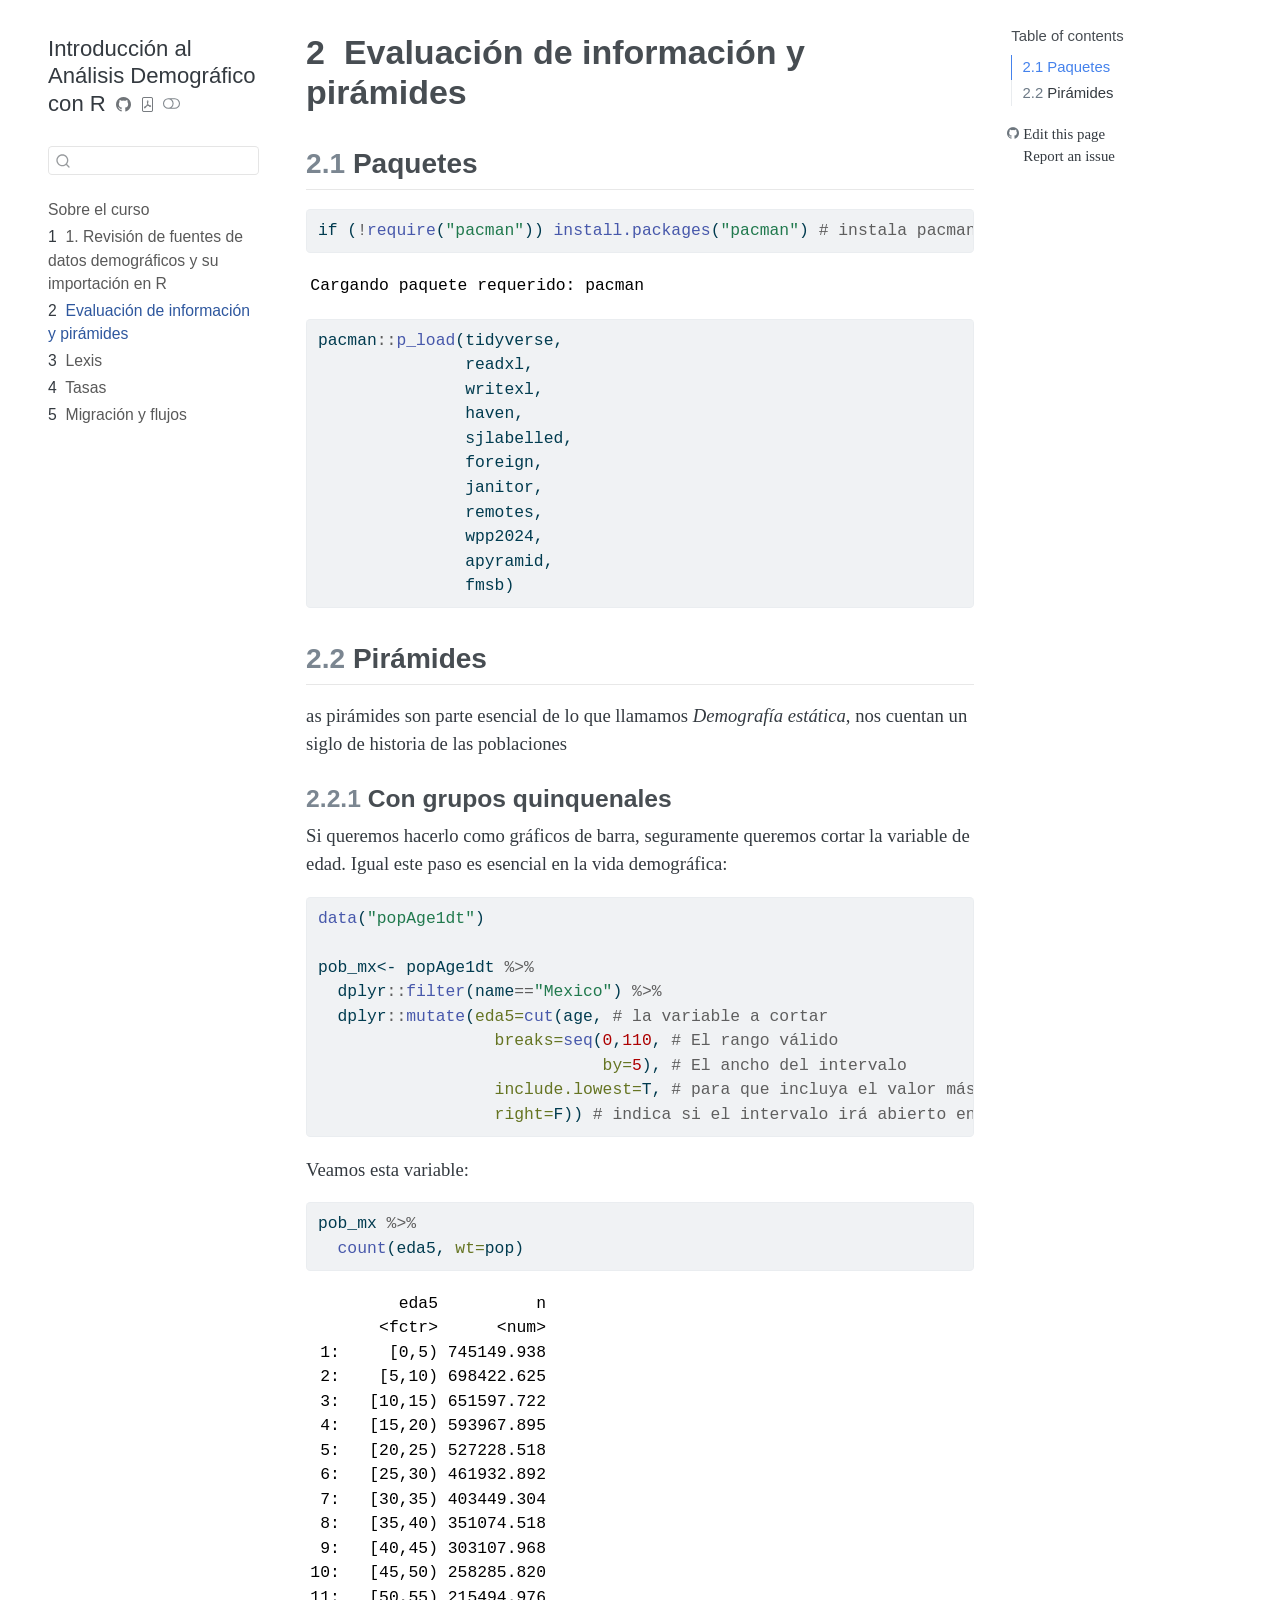
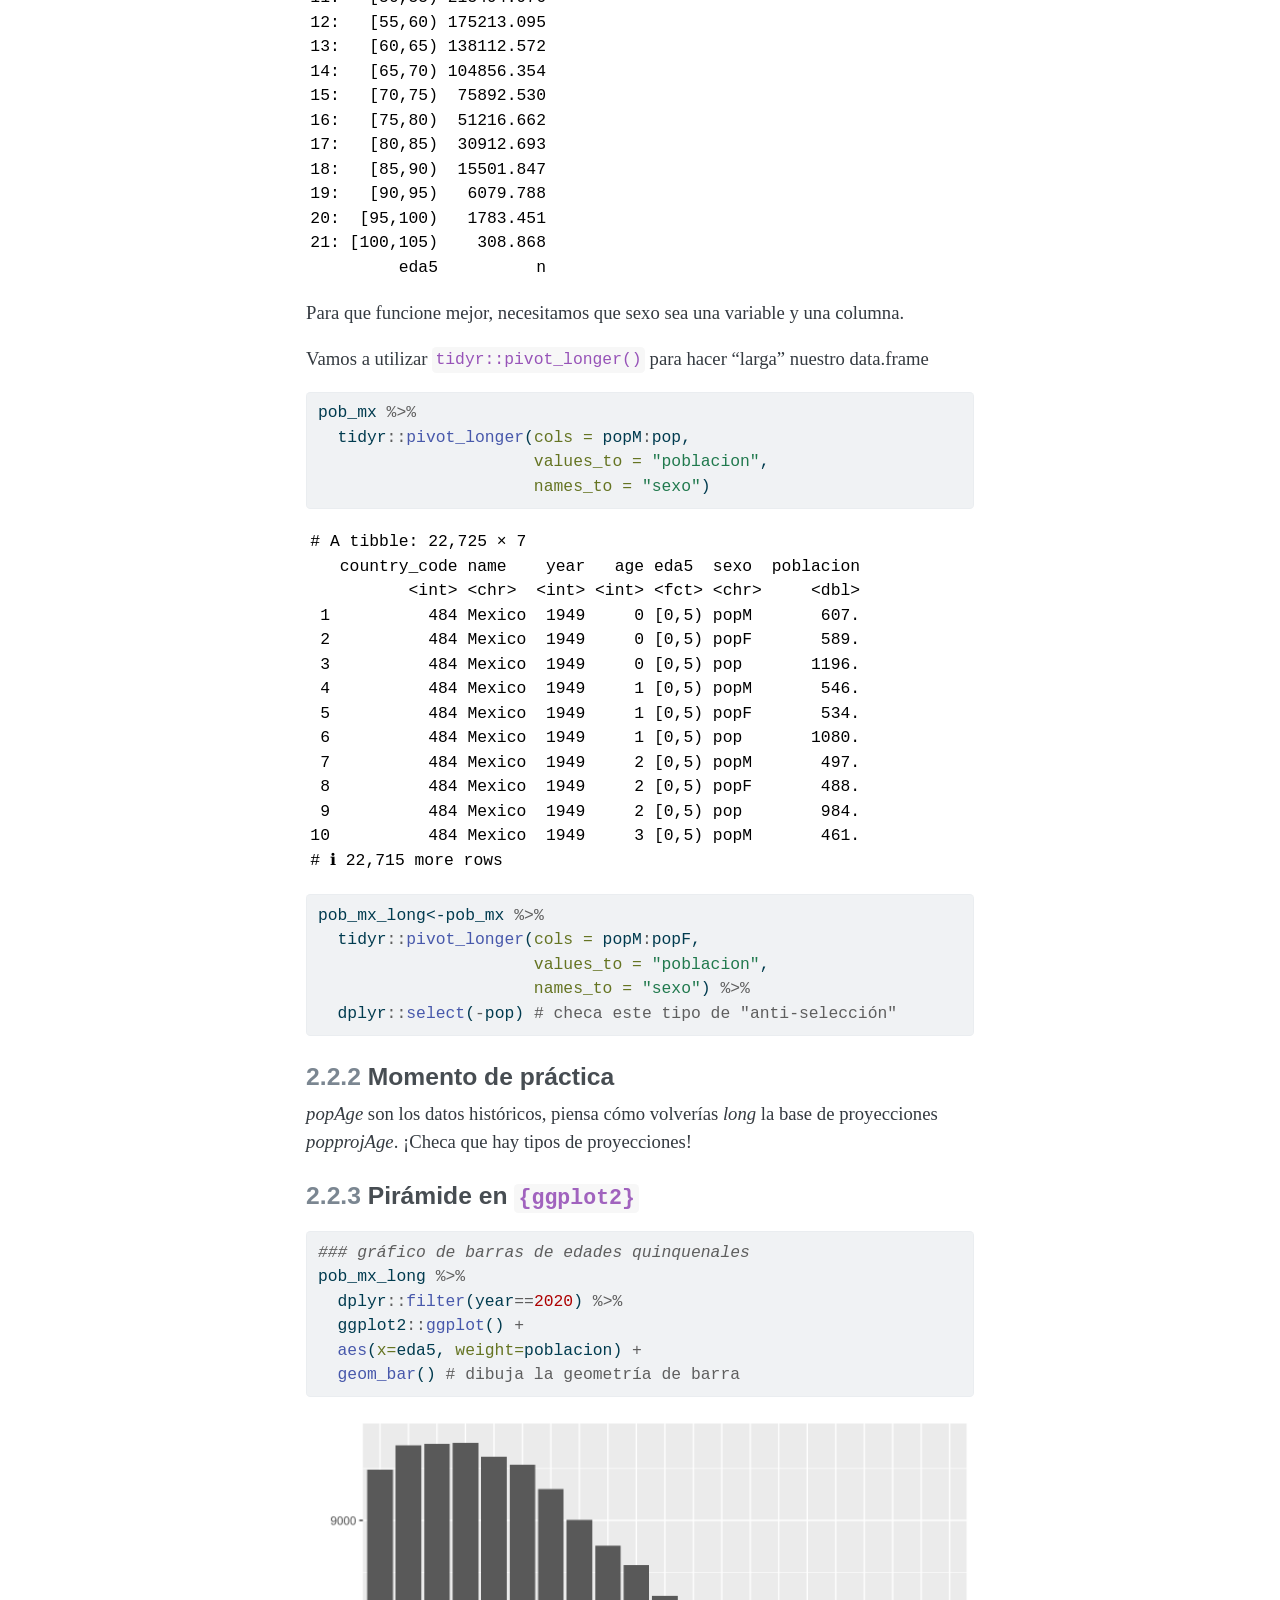
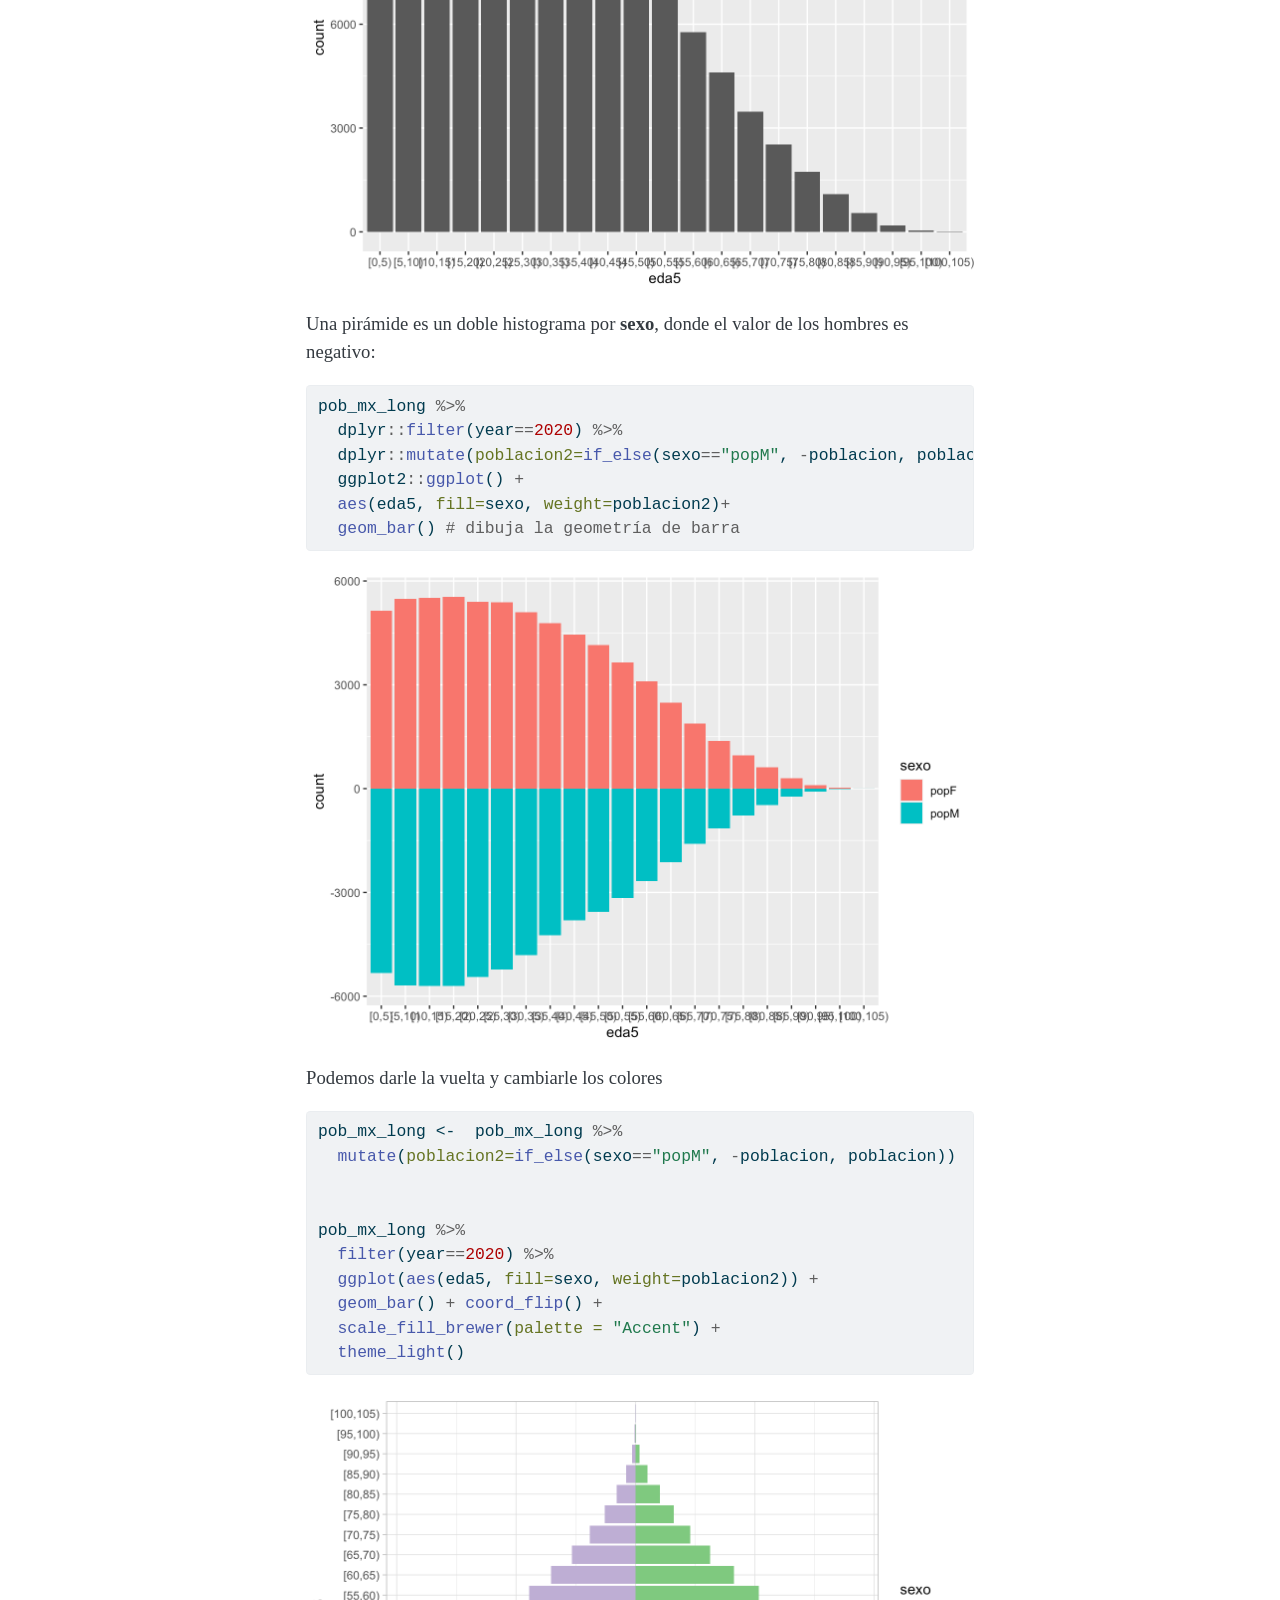
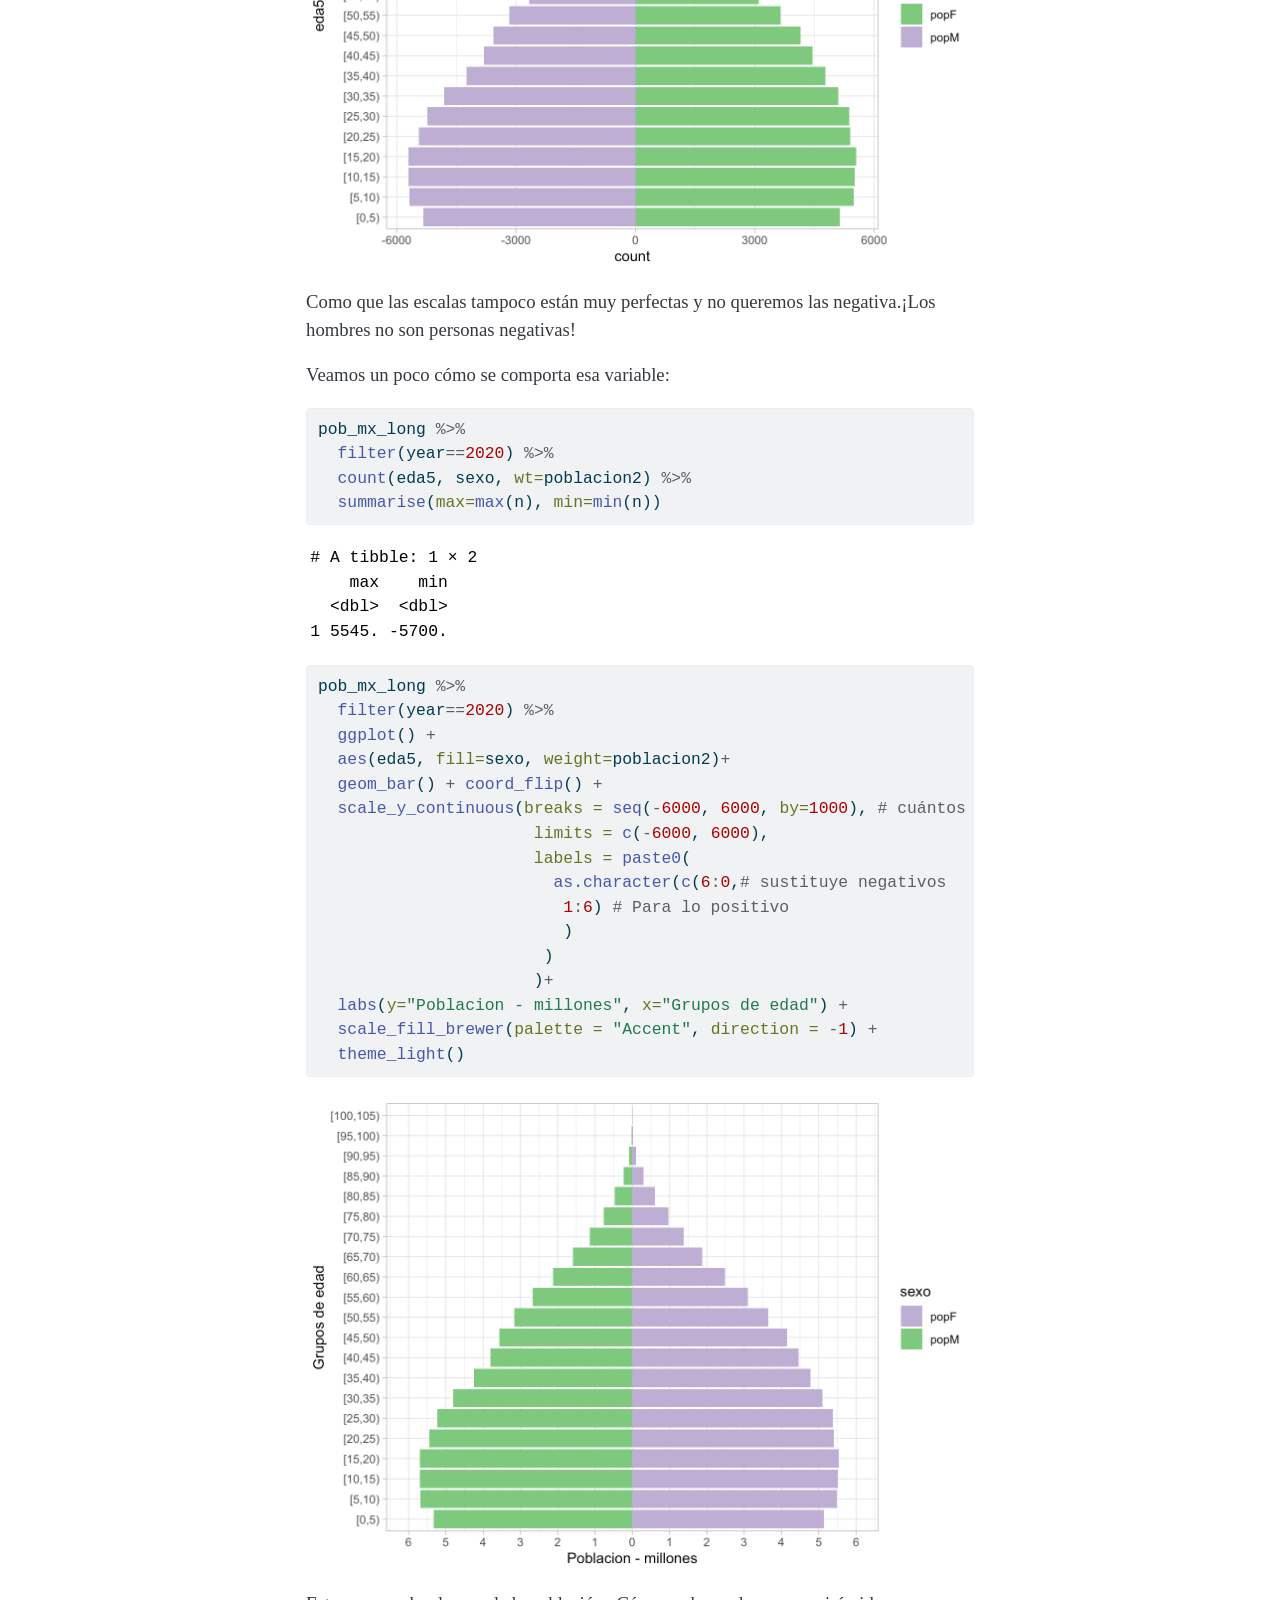
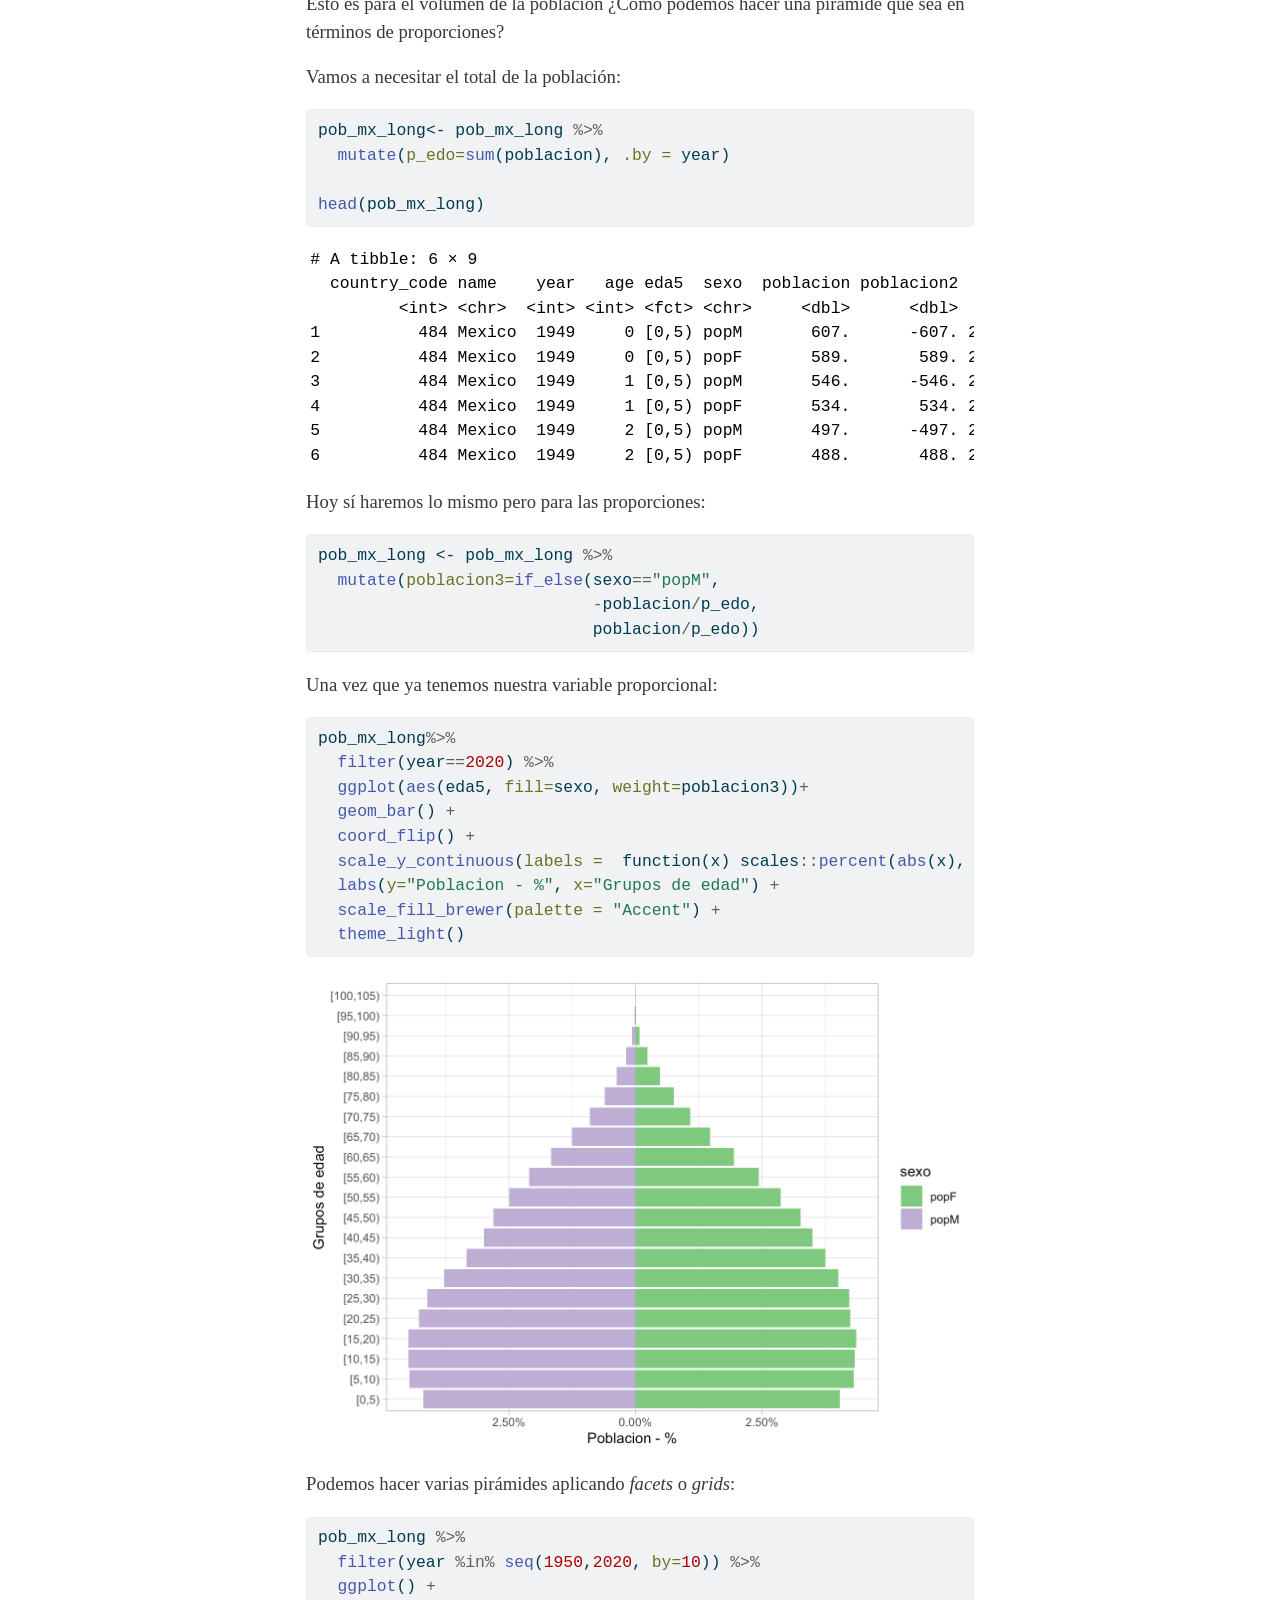
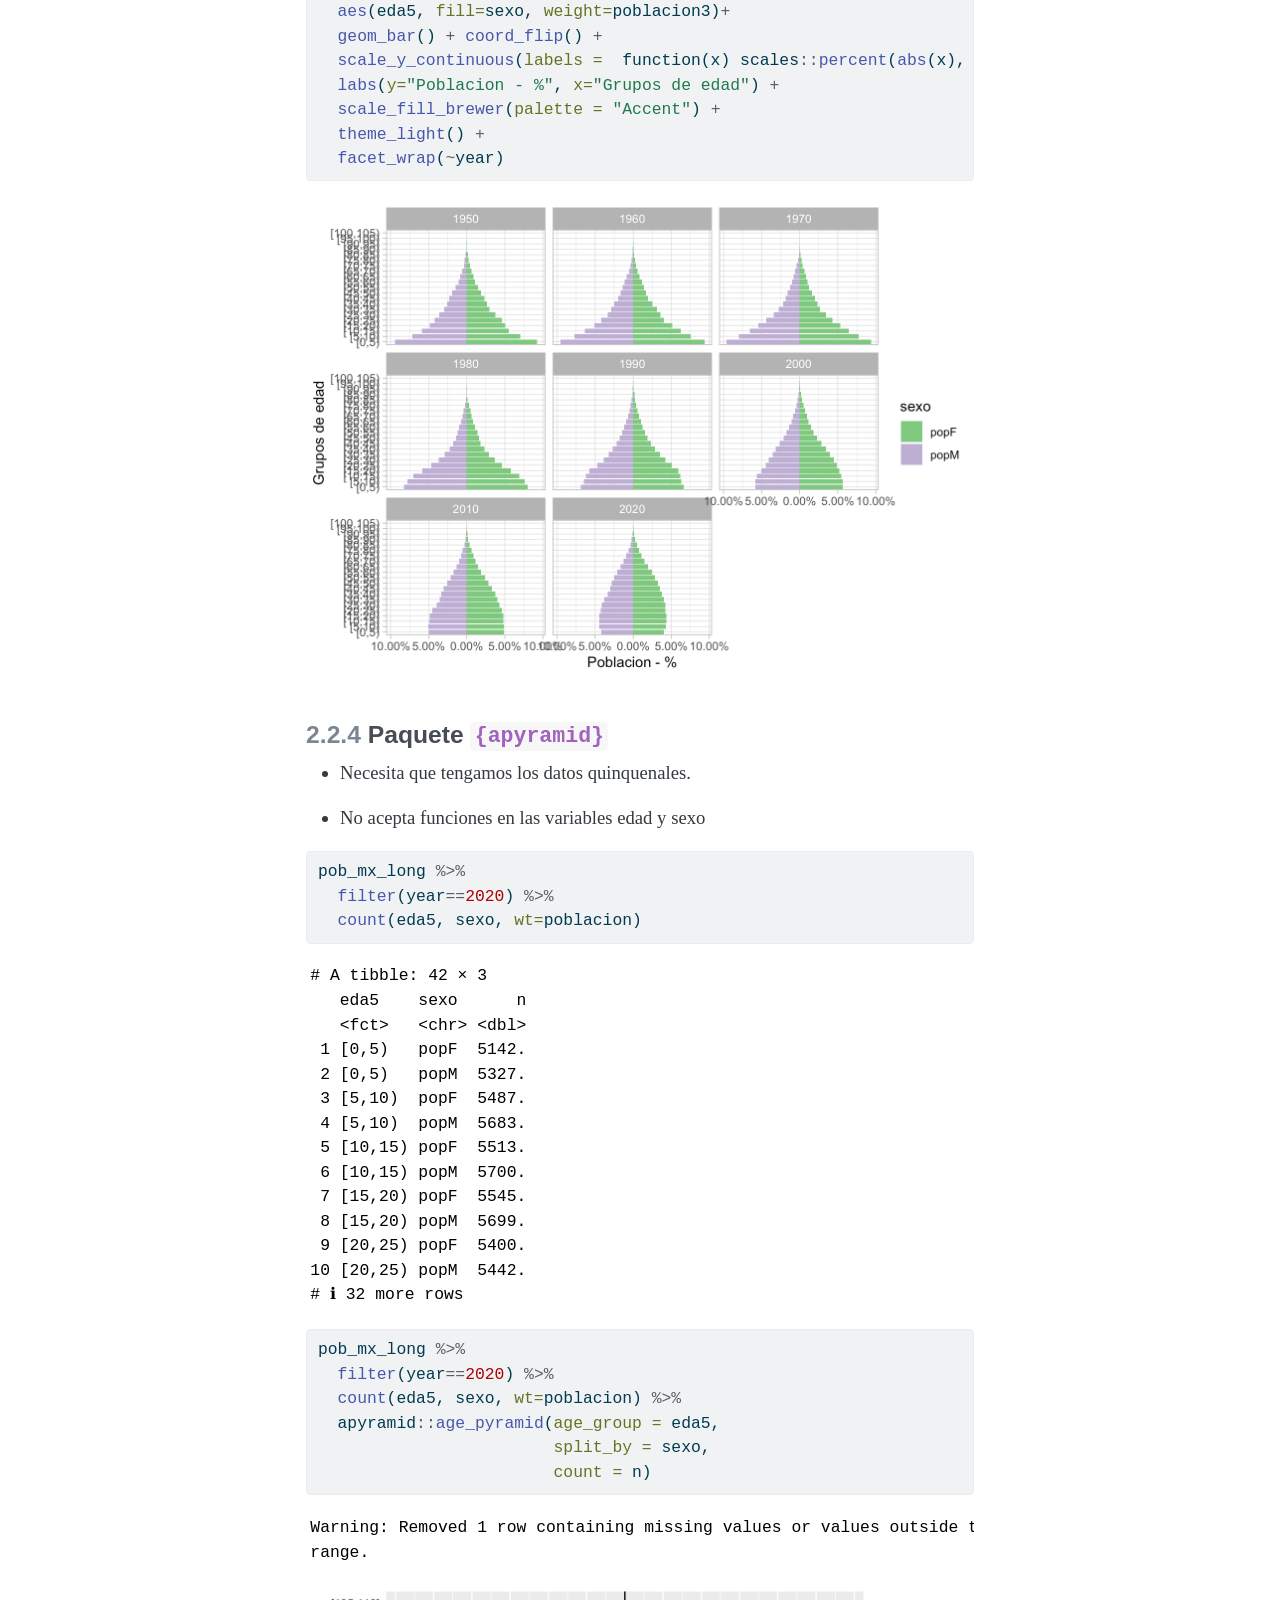
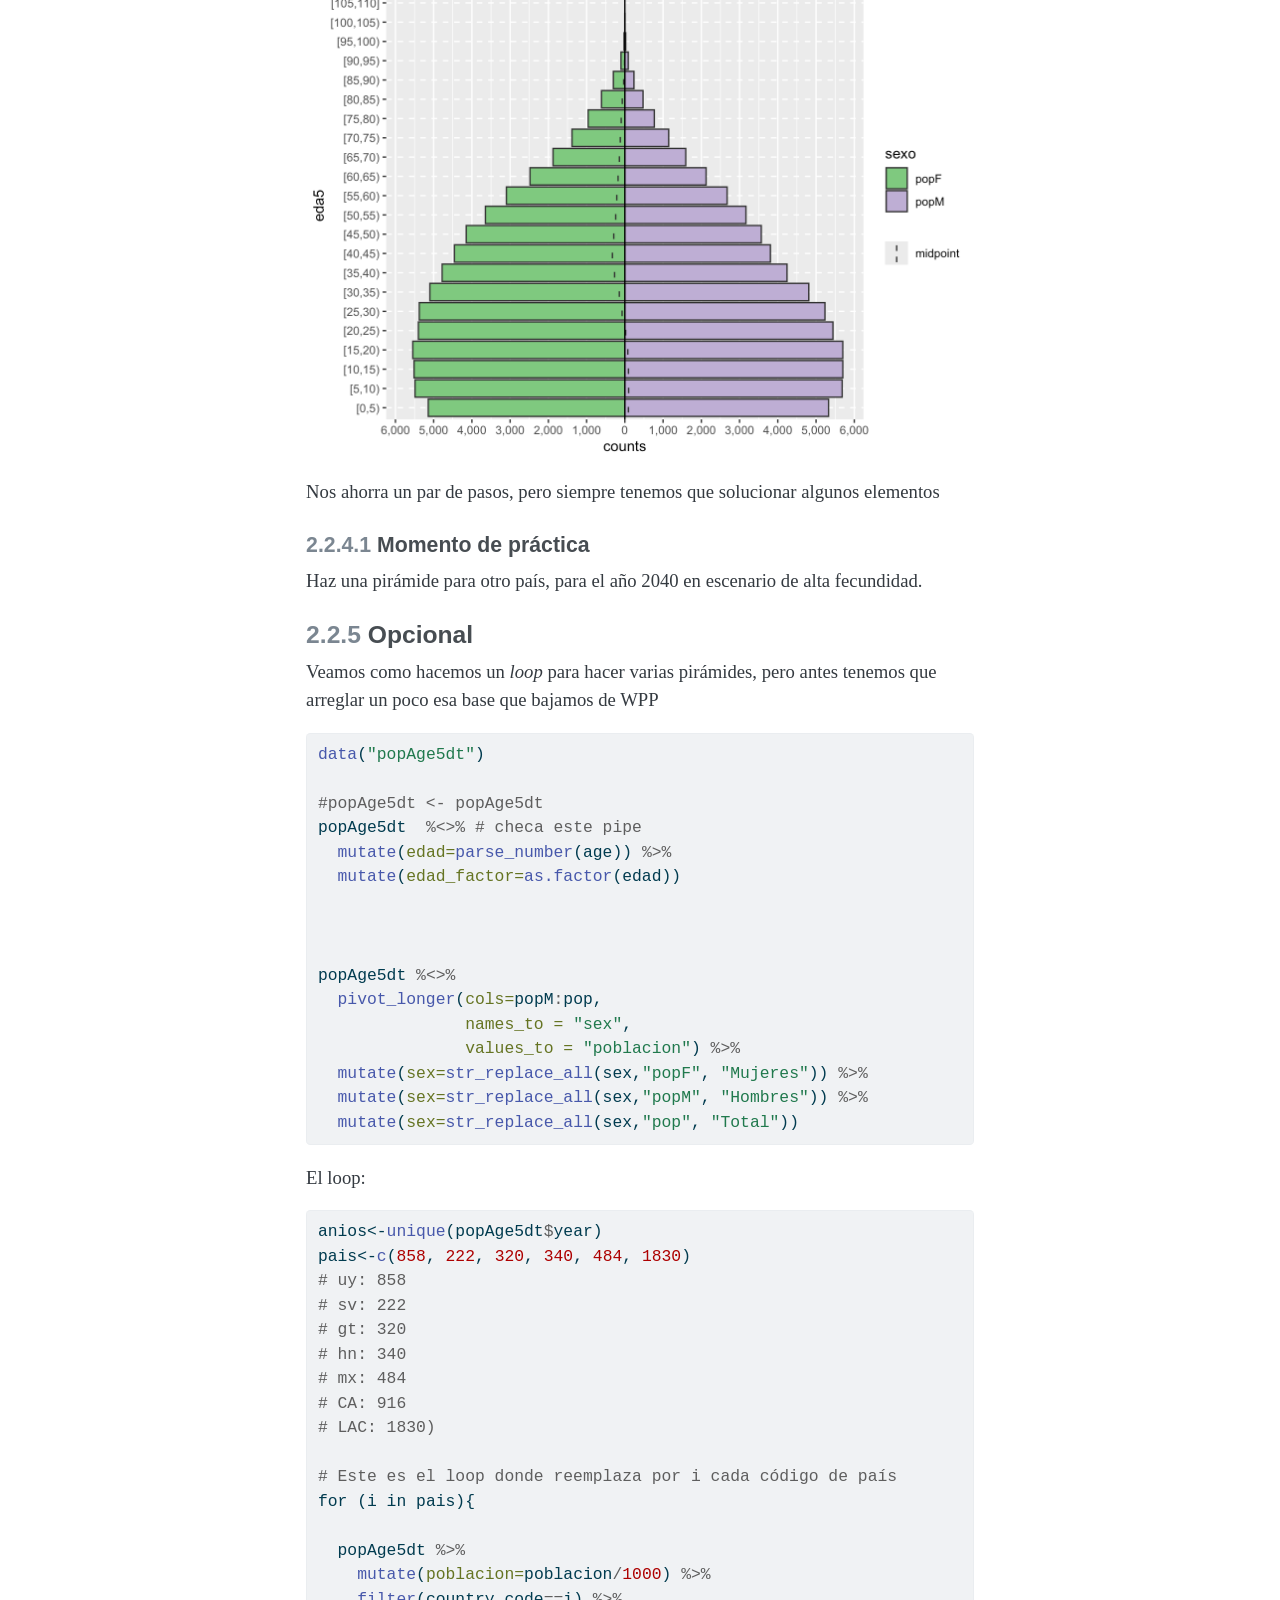
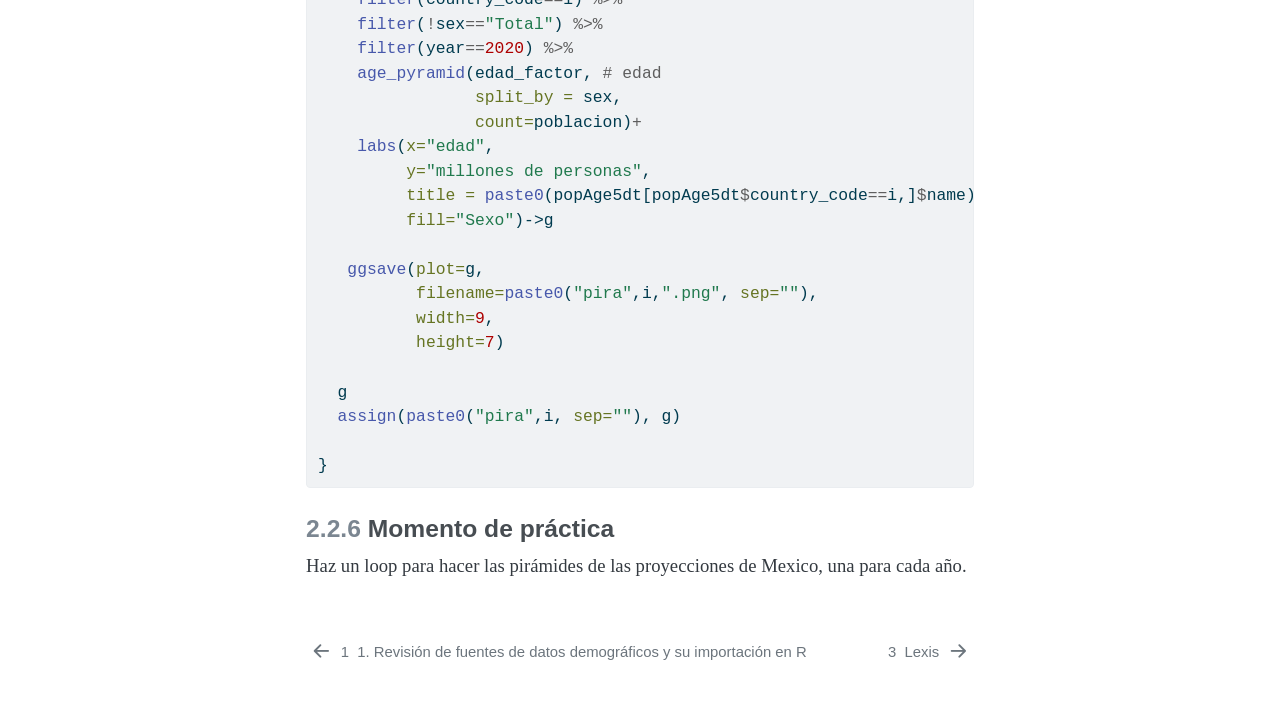
<file: docs/P2.html>
<!DOCTYPE html>
<html xmlns="http://www.w3.org/1999/xhtml" lang="en" xml:lang="en"><head>

<meta charset="utf-8">
<meta name="generator" content="quarto-1.3.361">

<meta name="viewport" content="width=device-width, initial-scale=1.0, user-scalable=yes">


<title>Introducción al Análisis Demográfico con R - 2&nbsp; Evaluación de información y pirámides</title>
<style>
code{white-space: pre-wrap;}
span.smallcaps{font-variant: small-caps;}
div.columns{display: flex; gap: min(4vw, 1.5em);}
div.column{flex: auto; overflow-x: auto;}
div.hanging-indent{margin-left: 1.5em; text-indent: -1.5em;}
ul.task-list{list-style: none;}
ul.task-list li input[type="checkbox"] {
  width: 0.8em;
  margin: 0 0.8em 0.2em -1em; /* quarto-specific, see https://github.com/quarto-dev/quarto-cli/issues/4556 */ 
  vertical-align: middle;
}
/* CSS for syntax highlighting */
pre > code.sourceCode { white-space: pre; position: relative; }
pre > code.sourceCode > span { display: inline-block; line-height: 1.25; }
pre > code.sourceCode > span:empty { height: 1.2em; }
.sourceCode { overflow: visible; }
code.sourceCode > span { color: inherit; text-decoration: inherit; }
div.sourceCode { margin: 1em 0; }
pre.sourceCode { margin: 0; }
@media screen {
div.sourceCode { overflow: auto; }
}
@media print {
pre > code.sourceCode { white-space: pre-wrap; }
pre > code.sourceCode > span { text-indent: -5em; padding-left: 5em; }
}
pre.numberSource code
  { counter-reset: source-line 0; }
pre.numberSource code > span
  { position: relative; left: -4em; counter-increment: source-line; }
pre.numberSource code > span > a:first-child::before
  { content: counter(source-line);
    position: relative; left: -1em; text-align: right; vertical-align: baseline;
    border: none; display: inline-block;
    -webkit-touch-callout: none; -webkit-user-select: none;
    -khtml-user-select: none; -moz-user-select: none;
    -ms-user-select: none; user-select: none;
    padding: 0 4px; width: 4em;
  }
pre.numberSource { margin-left: 3em;  padding-left: 4px; }
div.sourceCode
  {   }
@media screen {
pre > code.sourceCode > span > a:first-child::before { text-decoration: underline; }
}
</style>


<script src="site_libs/quarto-nav/quarto-nav.js"></script>
<script src="site_libs/quarto-nav/headroom.min.js"></script>
<script src="site_libs/clipboard/clipboard.min.js"></script>
<script src="site_libs/quarto-search/autocomplete.umd.js"></script>
<script src="site_libs/quarto-search/fuse.min.js"></script>
<script src="site_libs/quarto-search/quarto-search.js"></script>
<meta name="quarto:offset" content="./">
<link href="./P3.html" rel="next">
<link href="./P1.html" rel="prev">
<script src="site_libs/quarto-html/quarto.js"></script>
<script src="site_libs/quarto-html/popper.min.js"></script>
<script src="site_libs/quarto-html/tippy.umd.min.js"></script>
<script src="site_libs/quarto-html/anchor.min.js"></script>
<link href="site_libs/quarto-html/tippy.css" rel="stylesheet">
<link href="site_libs/quarto-html/quarto-syntax-highlighting.css" rel="stylesheet" class="quarto-color-scheme" id="quarto-text-highlighting-styles">
<link href="site_libs/quarto-html/quarto-syntax-highlighting-dark.css" rel="prefetch" class="quarto-color-scheme quarto-color-alternate" id="quarto-text-highlighting-styles">
<script src="site_libs/bootstrap/bootstrap.min.js"></script>
<link href="site_libs/bootstrap/bootstrap-icons.css" rel="stylesheet">
<link href="site_libs/bootstrap/bootstrap.min.css" rel="stylesheet" class="quarto-color-scheme" id="quarto-bootstrap" data-mode="light">
<link href="site_libs/bootstrap/bootstrap-dark.min.css" rel="prefetch" class="quarto-color-scheme quarto-color-alternate" id="quarto-bootstrap" data-mode="dark">
<script id="quarto-search-options" type="application/json">{
  "location": "sidebar",
  "copy-button": false,
  "collapse-after": 3,
  "panel-placement": "start",
  "type": "textbox",
  "limit": 20,
  "language": {
    "search-no-results-text": "No results",
    "search-matching-documents-text": "matching documents",
    "search-copy-link-title": "Copy link to search",
    "search-hide-matches-text": "Hide additional matches",
    "search-more-match-text": "more match in this document",
    "search-more-matches-text": "more matches in this document",
    "search-clear-button-title": "Clear",
    "search-detached-cancel-button-title": "Cancel",
    "search-submit-button-title": "Submit",
    "search-label": "Search"
  }
}</script>


</head>

<body class="nav-sidebar floating">

<div id="quarto-search-results"></div>
  <header id="quarto-header" class="headroom fixed-top">
  <nav class="quarto-secondary-nav">
    <div class="container-fluid d-flex">
      <button type="button" class="quarto-btn-toggle btn" data-bs-toggle="collapse" data-bs-target="#quarto-sidebar,#quarto-sidebar-glass" aria-controls="quarto-sidebar" aria-expanded="false" aria-label="Toggle sidebar navigation" onclick="if (window.quartoToggleHeadroom) { window.quartoToggleHeadroom(); }">
        <i class="bi bi-layout-text-sidebar-reverse"></i>
      </button>
      <nav class="quarto-page-breadcrumbs" aria-label="breadcrumb"><ol class="breadcrumb"><li class="breadcrumb-item"><a href="./P2.html"><span class="chapter-number">2</span>&nbsp; <span class="chapter-title">Evaluación de información y pirámides</span></a></li></ol></nav>
      <a class="flex-grow-1" role="button" data-bs-toggle="collapse" data-bs-target="#quarto-sidebar,#quarto-sidebar-glass" aria-controls="quarto-sidebar" aria-expanded="false" aria-label="Toggle sidebar navigation" onclick="if (window.quartoToggleHeadroom) { window.quartoToggleHeadroom(); }">      
      </a>
      <button type="button" class="btn quarto-search-button" aria-label="" onclick="window.quartoOpenSearch();">
        <i class="bi bi-search"></i>
      </button>
    </div>
  </nav>
</header>
<!-- content -->
<div id="quarto-content" class="quarto-container page-columns page-rows-contents page-layout-article">
<!-- sidebar -->
  <nav id="quarto-sidebar" class="sidebar collapse collapse-horizontal sidebar-navigation floating overflow-auto">
    <div class="pt-lg-2 mt-2 text-left sidebar-header">
    <div class="sidebar-title mb-0 py-0">
      <a href="./">Introducción al Análisis Demográfico con R</a> 
        <div class="sidebar-tools-main tools-wide">
    <a href="https://github.com/aniuxa/r_intro_ad2025/" title="Source Code" class="quarto-navigation-tool px-1" aria-label="Source Code"><i class="bi bi-github"></i></a>
    <a href="./Introducción-al-Análisis-Demográfico-con-R.pdf" title="Download PDF" class="quarto-navigation-tool px-1" aria-label="Download PDF"><i class="bi bi-file-pdf"></i></a>
  <a href="" class="quarto-color-scheme-toggle quarto-navigation-tool  px-1" onclick="window.quartoToggleColorScheme(); return false;" title="Toggle dark mode"><i class="bi"></i></a>
</div>
    </div>
      </div>
        <div class="mt-2 flex-shrink-0 align-items-center">
        <div class="sidebar-search">
        <div id="quarto-search" class="" title="Search"></div>
        </div>
        </div>
    <div class="sidebar-menu-container"> 
    <ul class="list-unstyled mt-1">
        <li class="sidebar-item">
  <div class="sidebar-item-container"> 
  <a href="./index.html" class="sidebar-item-text sidebar-link">
 <span class="menu-text">Sobre el curso</span></a>
  </div>
</li>
        <li class="sidebar-item">
  <div class="sidebar-item-container"> 
  <a href="./P1.html" class="sidebar-item-text sidebar-link">
 <span class="menu-text"><span class="chapter-number">1</span>&nbsp; <span class="chapter-title">1. Revisión de fuentes de datos demográficos y su importación en R</span></span></a>
  </div>
</li>
        <li class="sidebar-item">
  <div class="sidebar-item-container"> 
  <a href="./P2.html" class="sidebar-item-text sidebar-link active">
 <span class="menu-text"><span class="chapter-number">2</span>&nbsp; <span class="chapter-title">Evaluación de información y pirámides</span></span></a>
  </div>
</li>
        <li class="sidebar-item">
  <div class="sidebar-item-container"> 
  <a href="./P3.html" class="sidebar-item-text sidebar-link">
 <span class="menu-text"><span class="chapter-number">3</span>&nbsp; <span class="chapter-title">Lexis</span></span></a>
  </div>
</li>
        <li class="sidebar-item">
  <div class="sidebar-item-container"> 
  <a href="./P4.html" class="sidebar-item-text sidebar-link">
 <span class="menu-text"><span class="chapter-number">4</span>&nbsp; <span class="chapter-title">Tasas</span></span></a>
  </div>
</li>
        <li class="sidebar-item">
  <div class="sidebar-item-container"> 
  <a href="./P5.html" class="sidebar-item-text sidebar-link">
 <span class="menu-text"><span class="chapter-number">5</span>&nbsp; <span class="chapter-title">Migración y flujos</span></span></a>
  </div>
</li>
    </ul>
    </div>
</nav>
<div id="quarto-sidebar-glass" data-bs-toggle="collapse" data-bs-target="#quarto-sidebar,#quarto-sidebar-glass"></div>
<!-- margin-sidebar -->
    <div id="quarto-margin-sidebar" class="sidebar margin-sidebar">
        <nav id="TOC" role="doc-toc" class="toc-active">
    <h2 id="toc-title">Table of contents</h2>
   
  <ul>
  <li><a href="#paquetes" id="toc-paquetes" class="nav-link active" data-scroll-target="#paquetes"><span class="header-section-number">2.1</span> Paquetes</a></li>
  <li><a href="#pirámides" id="toc-pirámides" class="nav-link" data-scroll-target="#pirámides"><span class="header-section-number">2.2</span> Pirámides</a>
  <ul class="collapse">
  <li><a href="#con-grupos-quinquenales" id="toc-con-grupos-quinquenales" class="nav-link" data-scroll-target="#con-grupos-quinquenales"><span class="header-section-number">2.2.1</span> Con grupos quinquenales</a></li>
  <li><a href="#momento-de-práctica" id="toc-momento-de-práctica" class="nav-link" data-scroll-target="#momento-de-práctica"><span class="header-section-number">2.2.2</span> Momento de práctica</a></li>
  <li><a href="#pirámide-en-ggplot2" id="toc-pirámide-en-ggplot2" class="nav-link" data-scroll-target="#pirámide-en-ggplot2"><span class="header-section-number">2.2.3</span> Pirámide en <code>{ggplot2}</code></a></li>
  <li><a href="#paquete-apyramid" id="toc-paquete-apyramid" class="nav-link" data-scroll-target="#paquete-apyramid"><span class="header-section-number">2.2.4</span> Paquete <code>{apyramid}</code></a></li>
  <li><a href="#opcional" id="toc-opcional" class="nav-link" data-scroll-target="#opcional"><span class="header-section-number">2.2.5</span> Opcional</a></li>
  <li><a href="#momento-de-práctica-2" id="toc-momento-de-práctica-2" class="nav-link" data-scroll-target="#momento-de-práctica-2"><span class="header-section-number">2.2.6</span> Momento de práctica</a></li>
  </ul></li>
  </ul>
<div class="toc-actions"><div><i class="bi bi-github"></i></div><div class="action-links"><p><a href="https://github.com/aniuxa/r_intro_ad2025/edit/main/P2.qmd" class="toc-action">Edit this page</a></p><p><a href="https://github.com/aniuxa/r_intro_ad2025/issues/new" class="toc-action">Report an issue</a></p></div></div></nav>
    </div>
<!-- main -->
<main class="content" id="quarto-document-content">

<header id="title-block-header" class="quarto-title-block default">
<div class="quarto-title">
<h1 class="title"><span class="chapter-number">2</span>&nbsp; <span class="chapter-title">Evaluación de información y pirámides</span></h1>
</div>



<div class="quarto-title-meta">

    
  
    
  </div>
  

</header>

<section id="paquetes" class="level2" data-number="2.1">
<h2 data-number="2.1" class="anchored" data-anchor-id="paquetes"><span class="header-section-number">2.1</span> Paquetes</h2>
<div class="cell">
<div class="sourceCode cell-code" id="cb1"><pre class="sourceCode r code-with-copy"><code class="sourceCode r"><span id="cb1-1"><a href="#cb1-1" aria-hidden="true" tabindex="-1"></a><span class="cf">if</span> (<span class="sc">!</span><span class="fu">require</span>(<span class="st">"pacman"</span>)) <span class="fu">install.packages</span>(<span class="st">"pacman"</span>) <span class="co"># instala pacman si se requiere</span></span></code><button title="Copy to Clipboard" class="code-copy-button"><i class="bi"></i></button></pre></div>
<div class="cell-output cell-output-stderr">
<pre><code>Cargando paquete requerido: pacman</code></pre>
</div>
<div class="sourceCode cell-code" id="cb3"><pre class="sourceCode r code-with-copy"><code class="sourceCode r"><span id="cb3-1"><a href="#cb3-1" aria-hidden="true" tabindex="-1"></a>pacman<span class="sc">::</span><span class="fu">p_load</span>(tidyverse,</span>
<span id="cb3-2"><a href="#cb3-2" aria-hidden="true" tabindex="-1"></a>               readxl, </span>
<span id="cb3-3"><a href="#cb3-3" aria-hidden="true" tabindex="-1"></a>               writexl,</span>
<span id="cb3-4"><a href="#cb3-4" aria-hidden="true" tabindex="-1"></a>               haven, </span>
<span id="cb3-5"><a href="#cb3-5" aria-hidden="true" tabindex="-1"></a>               sjlabelled, </span>
<span id="cb3-6"><a href="#cb3-6" aria-hidden="true" tabindex="-1"></a>               foreign,</span>
<span id="cb3-7"><a href="#cb3-7" aria-hidden="true" tabindex="-1"></a>               janitor,</span>
<span id="cb3-8"><a href="#cb3-8" aria-hidden="true" tabindex="-1"></a>               remotes,</span>
<span id="cb3-9"><a href="#cb3-9" aria-hidden="true" tabindex="-1"></a>               wpp2024,</span>
<span id="cb3-10"><a href="#cb3-10" aria-hidden="true" tabindex="-1"></a>               apyramid,</span>
<span id="cb3-11"><a href="#cb3-11" aria-hidden="true" tabindex="-1"></a>               fmsb) </span></code><button title="Copy to Clipboard" class="code-copy-button"><i class="bi"></i></button></pre></div>
</div>
</section>
<section id="pirámides" class="level2" data-number="2.2">
<h2 data-number="2.2" class="anchored" data-anchor-id="pirámides"><span class="header-section-number">2.2</span> Pirámides</h2>
<p>as pirámides son parte esencial de lo que llamamos <em>Demografía estática</em>, nos cuentan un siglo de historia de las poblaciones</p>
<section id="con-grupos-quinquenales" class="level3" data-number="2.2.1">
<h3 data-number="2.2.1" class="anchored" data-anchor-id="con-grupos-quinquenales"><span class="header-section-number">2.2.1</span> Con grupos quinquenales</h3>
<p>Si queremos hacerlo como gráficos de barra, seguramente queremos cortar la variable de edad. Igual este paso es esencial en la vida demográfica:</p>
<div class="cell">
<div class="sourceCode cell-code" id="cb4"><pre class="sourceCode r code-with-copy"><code class="sourceCode r"><span id="cb4-1"><a href="#cb4-1" aria-hidden="true" tabindex="-1"></a><span class="fu">data</span>(<span class="st">"popAge1dt"</span>)</span>
<span id="cb4-2"><a href="#cb4-2" aria-hidden="true" tabindex="-1"></a></span>
<span id="cb4-3"><a href="#cb4-3" aria-hidden="true" tabindex="-1"></a>pob_mx<span class="ot">&lt;-</span> popAge1dt <span class="sc">%&gt;%</span> </span>
<span id="cb4-4"><a href="#cb4-4" aria-hidden="true" tabindex="-1"></a>  dplyr<span class="sc">::</span><span class="fu">filter</span>(name<span class="sc">==</span><span class="st">"Mexico"</span>) <span class="sc">%&gt;%</span> </span>
<span id="cb4-5"><a href="#cb4-5" aria-hidden="true" tabindex="-1"></a>  dplyr<span class="sc">::</span><span class="fu">mutate</span>(<span class="at">eda5=</span><span class="fu">cut</span>(age, <span class="co"># la variable a cortar</span></span>
<span id="cb4-6"><a href="#cb4-6" aria-hidden="true" tabindex="-1"></a>                  <span class="at">breaks=</span><span class="fu">seq</span>(<span class="dv">0</span>,<span class="dv">110</span>, <span class="co"># El rango válido</span></span>
<span id="cb4-7"><a href="#cb4-7" aria-hidden="true" tabindex="-1"></a>                             <span class="at">by=</span><span class="dv">5</span>), <span class="co"># El ancho del intervalo</span></span>
<span id="cb4-8"><a href="#cb4-8" aria-hidden="true" tabindex="-1"></a>                  <span class="at">include.lowest=</span>T, <span class="co"># para que incluya el valor más bajo dentro del intervalo</span></span>
<span id="cb4-9"><a href="#cb4-9" aria-hidden="true" tabindex="-1"></a>                  <span class="at">right=</span>F)) <span class="co"># indica si el intervalo irá abierto en la derecha, ponemos un no con "FALSE"</span></span></code><button title="Copy to Clipboard" class="code-copy-button"><i class="bi"></i></button></pre></div>
</div>
<p>Veamos esta variable:</p>
<div class="cell">
<div class="sourceCode cell-code" id="cb5"><pre class="sourceCode r code-with-copy"><code class="sourceCode r"><span id="cb5-1"><a href="#cb5-1" aria-hidden="true" tabindex="-1"></a>pob_mx <span class="sc">%&gt;%</span> </span>
<span id="cb5-2"><a href="#cb5-2" aria-hidden="true" tabindex="-1"></a>  <span class="fu">count</span>(eda5, <span class="at">wt=</span>pop)</span></code><button title="Copy to Clipboard" class="code-copy-button"><i class="bi"></i></button></pre></div>
<div class="cell-output cell-output-stdout">
<pre><code>         eda5          n
       &lt;fctr&gt;      &lt;num&gt;
 1:     [0,5) 745149.938
 2:    [5,10) 698422.625
 3:   [10,15) 651597.722
 4:   [15,20) 593967.895
 5:   [20,25) 527228.518
 6:   [25,30) 461932.892
 7:   [30,35) 403449.304
 8:   [35,40) 351074.518
 9:   [40,45) 303107.968
10:   [45,50) 258285.820
11:   [50,55) 215494.976
12:   [55,60) 175213.095
13:   [60,65) 138112.572
14:   [65,70) 104856.354
15:   [70,75)  75892.530
16:   [75,80)  51216.662
17:   [80,85)  30912.693
18:   [85,90)  15501.847
19:   [90,95)   6079.788
20:  [95,100)   1783.451
21: [100,105)    308.868
         eda5          n</code></pre>
</div>
</div>
<p>Para que funcione mejor, necesitamos que sexo sea una variable y una columna.</p>
<p>Vamos a utilizar <code>tidyr::pivot_longer()</code> para hacer “larga” nuestro data.frame</p>
<div class="cell">
<div class="sourceCode cell-code" id="cb7"><pre class="sourceCode r code-with-copy"><code class="sourceCode r"><span id="cb7-1"><a href="#cb7-1" aria-hidden="true" tabindex="-1"></a>pob_mx <span class="sc">%&gt;%</span> </span>
<span id="cb7-2"><a href="#cb7-2" aria-hidden="true" tabindex="-1"></a>  tidyr<span class="sc">::</span><span class="fu">pivot_longer</span>(<span class="at">cols =</span> popM<span class="sc">:</span>pop,</span>
<span id="cb7-3"><a href="#cb7-3" aria-hidden="true" tabindex="-1"></a>                      <span class="at">values_to =</span> <span class="st">"poblacion"</span>,</span>
<span id="cb7-4"><a href="#cb7-4" aria-hidden="true" tabindex="-1"></a>                      <span class="at">names_to =</span> <span class="st">"sexo"</span>)</span></code><button title="Copy to Clipboard" class="code-copy-button"><i class="bi"></i></button></pre></div>
<div class="cell-output cell-output-stdout">
<pre><code># A tibble: 22,725 × 7
   country_code name    year   age eda5  sexo  poblacion
          &lt;int&gt; &lt;chr&gt;  &lt;int&gt; &lt;int&gt; &lt;fct&gt; &lt;chr&gt;     &lt;dbl&gt;
 1          484 Mexico  1949     0 [0,5) popM       607.
 2          484 Mexico  1949     0 [0,5) popF       589.
 3          484 Mexico  1949     0 [0,5) pop       1196.
 4          484 Mexico  1949     1 [0,5) popM       546.
 5          484 Mexico  1949     1 [0,5) popF       534.
 6          484 Mexico  1949     1 [0,5) pop       1080.
 7          484 Mexico  1949     2 [0,5) popM       497.
 8          484 Mexico  1949     2 [0,5) popF       488.
 9          484 Mexico  1949     2 [0,5) pop        984.
10          484 Mexico  1949     3 [0,5) popM       461.
# ℹ 22,715 more rows</code></pre>
</div>
</div>
<div class="cell">
<div class="sourceCode cell-code" id="cb9"><pre class="sourceCode r code-with-copy"><code class="sourceCode r"><span id="cb9-1"><a href="#cb9-1" aria-hidden="true" tabindex="-1"></a>pob_mx_long<span class="ot">&lt;-</span>pob_mx <span class="sc">%&gt;%</span> </span>
<span id="cb9-2"><a href="#cb9-2" aria-hidden="true" tabindex="-1"></a>  tidyr<span class="sc">::</span><span class="fu">pivot_longer</span>(<span class="at">cols =</span> popM<span class="sc">:</span>popF,</span>
<span id="cb9-3"><a href="#cb9-3" aria-hidden="true" tabindex="-1"></a>                      <span class="at">values_to =</span> <span class="st">"poblacion"</span>,</span>
<span id="cb9-4"><a href="#cb9-4" aria-hidden="true" tabindex="-1"></a>                      <span class="at">names_to =</span> <span class="st">"sexo"</span>) <span class="sc">%&gt;%</span> </span>
<span id="cb9-5"><a href="#cb9-5" aria-hidden="true" tabindex="-1"></a>  dplyr<span class="sc">::</span><span class="fu">select</span>(<span class="sc">-</span>pop) <span class="co"># checa este tipo de "anti-selección"</span></span></code><button title="Copy to Clipboard" class="code-copy-button"><i class="bi"></i></button></pre></div>
</div>
</section>
<section id="momento-de-práctica" class="level3" data-number="2.2.2">
<h3 data-number="2.2.2" class="anchored" data-anchor-id="momento-de-práctica"><span class="header-section-number">2.2.2</span> Momento de práctica</h3>
<p><em>popAge</em> son los datos históricos, piensa cómo volverías <em>long</em> la base de proyecciones <em>popprojAge</em>. ¡Checa que hay tipos de proyecciones!</p>
</section>
<section id="pirámide-en-ggplot2" class="level3" data-number="2.2.3">
<h3 data-number="2.2.3" class="anchored" data-anchor-id="pirámide-en-ggplot2"><span class="header-section-number">2.2.3</span> Pirámide en <code>{ggplot2}</code></h3>
<div class="cell">
<div class="sourceCode cell-code" id="cb10"><pre class="sourceCode r code-with-copy"><code class="sourceCode r"><span id="cb10-1"><a href="#cb10-1" aria-hidden="true" tabindex="-1"></a><span class="do">### gráfico de barras de edades quinquenales</span></span>
<span id="cb10-2"><a href="#cb10-2" aria-hidden="true" tabindex="-1"></a>pob_mx_long <span class="sc">%&gt;%</span>   </span>
<span id="cb10-3"><a href="#cb10-3" aria-hidden="true" tabindex="-1"></a>  dplyr<span class="sc">::</span><span class="fu">filter</span>(year<span class="sc">==</span><span class="dv">2020</span>) <span class="sc">%&gt;%</span> </span>
<span id="cb10-4"><a href="#cb10-4" aria-hidden="true" tabindex="-1"></a>  ggplot2<span class="sc">::</span><span class="fu">ggplot</span>() <span class="sc">+</span></span>
<span id="cb10-5"><a href="#cb10-5" aria-hidden="true" tabindex="-1"></a>  <span class="fu">aes</span>(<span class="at">x=</span>eda5, <span class="at">weight=</span>poblacion) <span class="sc">+</span></span>
<span id="cb10-6"><a href="#cb10-6" aria-hidden="true" tabindex="-1"></a>  <span class="fu">geom_bar</span>() <span class="co"># dibuja la geometría de barra</span></span></code><button title="Copy to Clipboard" class="code-copy-button"><i class="bi"></i></button></pre></div>
<div class="cell-output-display">
<p><img src="P2_files/figure-html/unnamed-chunk-6-1.png" class="img-fluid" width="672"></p>
</div>
</div>
<p>Una pirámide es un doble histograma por <strong>sexo</strong>, donde el valor de los hombres es negativo:</p>
<div class="cell">
<div class="sourceCode cell-code" id="cb11"><pre class="sourceCode r code-with-copy"><code class="sourceCode r"><span id="cb11-1"><a href="#cb11-1" aria-hidden="true" tabindex="-1"></a>pob_mx_long <span class="sc">%&gt;%</span> </span>
<span id="cb11-2"><a href="#cb11-2" aria-hidden="true" tabindex="-1"></a>  dplyr<span class="sc">::</span><span class="fu">filter</span>(year<span class="sc">==</span><span class="dv">2020</span>) <span class="sc">%&gt;%</span> </span>
<span id="cb11-3"><a href="#cb11-3" aria-hidden="true" tabindex="-1"></a>  dplyr<span class="sc">::</span><span class="fu">mutate</span>(<span class="at">poblacion2=</span><span class="fu">if_else</span>(sexo<span class="sc">==</span><span class="st">"popM"</span>, <span class="sc">-</span>poblacion, poblacion)) <span class="sc">%&gt;%</span> </span>
<span id="cb11-4"><a href="#cb11-4" aria-hidden="true" tabindex="-1"></a>  ggplot2<span class="sc">::</span><span class="fu">ggplot</span>() <span class="sc">+</span></span>
<span id="cb11-5"><a href="#cb11-5" aria-hidden="true" tabindex="-1"></a>  <span class="fu">aes</span>(eda5, <span class="at">fill=</span>sexo, <span class="at">weight=</span>poblacion2)<span class="sc">+</span></span>
<span id="cb11-6"><a href="#cb11-6" aria-hidden="true" tabindex="-1"></a>  <span class="fu">geom_bar</span>() <span class="co"># dibuja la geometría de barra</span></span></code><button title="Copy to Clipboard" class="code-copy-button"><i class="bi"></i></button></pre></div>
<div class="cell-output-display">
<p><img src="P2_files/figure-html/unnamed-chunk-7-1.png" class="img-fluid" width="672"></p>
</div>
</div>
<p>Podemos darle la vuelta y cambiarle los colores</p>
<div class="cell">
<div class="sourceCode cell-code" id="cb12"><pre class="sourceCode r code-with-copy"><code class="sourceCode r"><span id="cb12-1"><a href="#cb12-1" aria-hidden="true" tabindex="-1"></a>pob_mx_long <span class="ot">&lt;-</span>  pob_mx_long <span class="sc">%&gt;%</span> </span>
<span id="cb12-2"><a href="#cb12-2" aria-hidden="true" tabindex="-1"></a>  <span class="fu">mutate</span>(<span class="at">poblacion2=</span><span class="fu">if_else</span>(sexo<span class="sc">==</span><span class="st">"popM"</span>, <span class="sc">-</span>poblacion, poblacion))</span>
<span id="cb12-3"><a href="#cb12-3" aria-hidden="true" tabindex="-1"></a></span>
<span id="cb12-4"><a href="#cb12-4" aria-hidden="true" tabindex="-1"></a></span>
<span id="cb12-5"><a href="#cb12-5" aria-hidden="true" tabindex="-1"></a>pob_mx_long <span class="sc">%&gt;%</span> </span>
<span id="cb12-6"><a href="#cb12-6" aria-hidden="true" tabindex="-1"></a>  <span class="fu">filter</span>(year<span class="sc">==</span><span class="dv">2020</span>) <span class="sc">%&gt;%</span>  </span>
<span id="cb12-7"><a href="#cb12-7" aria-hidden="true" tabindex="-1"></a>  <span class="fu">ggplot</span>(<span class="fu">aes</span>(eda5, <span class="at">fill=</span>sexo, <span class="at">weight=</span>poblacion2)) <span class="sc">+</span></span>
<span id="cb12-8"><a href="#cb12-8" aria-hidden="true" tabindex="-1"></a>  <span class="fu">geom_bar</span>() <span class="sc">+</span> <span class="fu">coord_flip</span>() <span class="sc">+</span></span>
<span id="cb12-9"><a href="#cb12-9" aria-hidden="true" tabindex="-1"></a>  <span class="fu">scale_fill_brewer</span>(<span class="at">palette =</span> <span class="st">"Accent"</span>) <span class="sc">+</span> </span>
<span id="cb12-10"><a href="#cb12-10" aria-hidden="true" tabindex="-1"></a>  <span class="fu">theme_light</span>() </span></code><button title="Copy to Clipboard" class="code-copy-button"><i class="bi"></i></button></pre></div>
<div class="cell-output-display">
<p><img src="P2_files/figure-html/unnamed-chunk-8-1.png" class="img-fluid" width="672"></p>
</div>
</div>
<p>Como que las escalas tampoco están muy perfectas y no queremos las negativa.¡Los hombres no son personas negativas!</p>
<p>Veamos un poco cómo se comporta esa variable:</p>
<div class="cell">
<div class="sourceCode cell-code" id="cb13"><pre class="sourceCode r code-with-copy"><code class="sourceCode r"><span id="cb13-1"><a href="#cb13-1" aria-hidden="true" tabindex="-1"></a>pob_mx_long <span class="sc">%&gt;%</span> </span>
<span id="cb13-2"><a href="#cb13-2" aria-hidden="true" tabindex="-1"></a>  <span class="fu">filter</span>(year<span class="sc">==</span><span class="dv">2020</span>) <span class="sc">%&gt;%</span>  </span>
<span id="cb13-3"><a href="#cb13-3" aria-hidden="true" tabindex="-1"></a>  <span class="fu">count</span>(eda5, sexo, <span class="at">wt=</span>poblacion2) <span class="sc">%&gt;%</span> </span>
<span id="cb13-4"><a href="#cb13-4" aria-hidden="true" tabindex="-1"></a>  <span class="fu">summarise</span>(<span class="at">max=</span><span class="fu">max</span>(n), <span class="at">min=</span><span class="fu">min</span>(n))</span></code><button title="Copy to Clipboard" class="code-copy-button"><i class="bi"></i></button></pre></div>
<div class="cell-output cell-output-stdout">
<pre><code># A tibble: 1 × 2
    max    min
  &lt;dbl&gt;  &lt;dbl&gt;
1 5545. -5700.</code></pre>
</div>
</div>
<div class="cell">
<div class="sourceCode cell-code" id="cb15"><pre class="sourceCode r code-with-copy"><code class="sourceCode r"><span id="cb15-1"><a href="#cb15-1" aria-hidden="true" tabindex="-1"></a>pob_mx_long <span class="sc">%&gt;%</span> </span>
<span id="cb15-2"><a href="#cb15-2" aria-hidden="true" tabindex="-1"></a>  <span class="fu">filter</span>(year<span class="sc">==</span><span class="dv">2020</span>) <span class="sc">%&gt;%</span>  </span>
<span id="cb15-3"><a href="#cb15-3" aria-hidden="true" tabindex="-1"></a>  <span class="fu">ggplot</span>() <span class="sc">+</span></span>
<span id="cb15-4"><a href="#cb15-4" aria-hidden="true" tabindex="-1"></a>  <span class="fu">aes</span>(eda5, <span class="at">fill=</span>sexo, <span class="at">weight=</span>poblacion2)<span class="sc">+</span></span>
<span id="cb15-5"><a href="#cb15-5" aria-hidden="true" tabindex="-1"></a>  <span class="fu">geom_bar</span>() <span class="sc">+</span> <span class="fu">coord_flip</span>() <span class="sc">+</span></span>
<span id="cb15-6"><a href="#cb15-6" aria-hidden="true" tabindex="-1"></a>  <span class="fu">scale_y_continuous</span>(<span class="at">breaks =</span> <span class="fu">seq</span>(<span class="sc">-</span><span class="dv">6000</span>, <span class="dv">6000</span>, <span class="at">by=</span><span class="dv">1000</span>), <span class="co"># cuántos </span></span>
<span id="cb15-7"><a href="#cb15-7" aria-hidden="true" tabindex="-1"></a>                      <span class="at">limits =</span> <span class="fu">c</span>(<span class="sc">-</span><span class="dv">6000</span>, <span class="dv">6000</span>),</span>
<span id="cb15-8"><a href="#cb15-8" aria-hidden="true" tabindex="-1"></a>                      <span class="at">labels =</span> <span class="fu">paste0</span>(</span>
<span id="cb15-9"><a href="#cb15-9" aria-hidden="true" tabindex="-1"></a>                        <span class="fu">as.character</span>(<span class="fu">c</span>(<span class="dv">6</span><span class="sc">:</span><span class="dv">0</span>,<span class="co"># sustituye negativos</span></span>
<span id="cb15-10"><a href="#cb15-10" aria-hidden="true" tabindex="-1"></a>                         <span class="dv">1</span><span class="sc">:</span><span class="dv">6</span>) <span class="co"># Para lo positivo </span></span>
<span id="cb15-11"><a href="#cb15-11" aria-hidden="true" tabindex="-1"></a>                         ) </span>
<span id="cb15-12"><a href="#cb15-12" aria-hidden="true" tabindex="-1"></a>                       ) </span>
<span id="cb15-13"><a href="#cb15-13" aria-hidden="true" tabindex="-1"></a>                      )<span class="sc">+</span> </span>
<span id="cb15-14"><a href="#cb15-14" aria-hidden="true" tabindex="-1"></a>  <span class="fu">labs</span>(<span class="at">y=</span><span class="st">"Poblacion - millones"</span>, <span class="at">x=</span><span class="st">"Grupos de edad"</span>) <span class="sc">+</span></span>
<span id="cb15-15"><a href="#cb15-15" aria-hidden="true" tabindex="-1"></a>  <span class="fu">scale_fill_brewer</span>(<span class="at">palette =</span> <span class="st">"Accent"</span>, <span class="at">direction =</span> <span class="sc">-</span><span class="dv">1</span>) <span class="sc">+</span> </span>
<span id="cb15-16"><a href="#cb15-16" aria-hidden="true" tabindex="-1"></a>  <span class="fu">theme_light</span>() </span></code><button title="Copy to Clipboard" class="code-copy-button"><i class="bi"></i></button></pre></div>
<div class="cell-output-display">
<p><img src="P2_files/figure-html/unnamed-chunk-10-1.png" class="img-fluid" width="672"></p>
</div>
</div>
<p>Esto es para el volumen de la población ¿Cómo podemos hacer una pirámide que sea en términos de proporciones?</p>
<p>Vamos a necesitar el total de la población:</p>
<div class="cell">
<div class="sourceCode cell-code" id="cb16"><pre class="sourceCode r code-with-copy"><code class="sourceCode r"><span id="cb16-1"><a href="#cb16-1" aria-hidden="true" tabindex="-1"></a>pob_mx_long<span class="ot">&lt;-</span> pob_mx_long <span class="sc">%&gt;%</span>  </span>
<span id="cb16-2"><a href="#cb16-2" aria-hidden="true" tabindex="-1"></a>  <span class="fu">mutate</span>(<span class="at">p_edo=</span><span class="fu">sum</span>(poblacion), <span class="at">.by =</span> year)</span>
<span id="cb16-3"><a href="#cb16-3" aria-hidden="true" tabindex="-1"></a></span>
<span id="cb16-4"><a href="#cb16-4" aria-hidden="true" tabindex="-1"></a><span class="fu">head</span>(pob_mx_long)</span></code><button title="Copy to Clipboard" class="code-copy-button"><i class="bi"></i></button></pre></div>
<div class="cell-output cell-output-stdout">
<pre><code># A tibble: 6 × 9
  country_code name    year   age eda5  sexo  poblacion poblacion2  p_edo
         &lt;int&gt; &lt;chr&gt;  &lt;int&gt; &lt;int&gt; &lt;fct&gt; &lt;chr&gt;     &lt;dbl&gt;      &lt;dbl&gt;  &lt;dbl&gt;
1          484 Mexico  1949     0 [0,5) popM       607.      -607. 27232.
2          484 Mexico  1949     0 [0,5) popF       589.       589. 27232.
3          484 Mexico  1949     1 [0,5) popM       546.      -546. 27232.
4          484 Mexico  1949     1 [0,5) popF       534.       534. 27232.
5          484 Mexico  1949     2 [0,5) popM       497.      -497. 27232.
6          484 Mexico  1949     2 [0,5) popF       488.       488. 27232.</code></pre>
</div>
</div>
<p>Hoy sí haremos lo mismo pero para las proporciones:</p>
<div class="cell">
<div class="sourceCode cell-code" id="cb18"><pre class="sourceCode r code-with-copy"><code class="sourceCode r"><span id="cb18-1"><a href="#cb18-1" aria-hidden="true" tabindex="-1"></a>pob_mx_long <span class="ot">&lt;-</span> pob_mx_long <span class="sc">%&gt;%</span> </span>
<span id="cb18-2"><a href="#cb18-2" aria-hidden="true" tabindex="-1"></a>  <span class="fu">mutate</span>(<span class="at">poblacion3=</span><span class="fu">if_else</span>(sexo<span class="sc">==</span><span class="st">"popM"</span>,</span>
<span id="cb18-3"><a href="#cb18-3" aria-hidden="true" tabindex="-1"></a>                            <span class="sc">-</span>poblacion<span class="sc">/</span>p_edo, </span>
<span id="cb18-4"><a href="#cb18-4" aria-hidden="true" tabindex="-1"></a>                            poblacion<span class="sc">/</span>p_edo))</span></code><button title="Copy to Clipboard" class="code-copy-button"><i class="bi"></i></button></pre></div>
</div>
<p>Una vez que ya tenemos nuestra variable proporcional:</p>
<div class="cell">
<div class="sourceCode cell-code" id="cb19"><pre class="sourceCode r code-with-copy"><code class="sourceCode r"><span id="cb19-1"><a href="#cb19-1" aria-hidden="true" tabindex="-1"></a>pob_mx_long<span class="sc">%&gt;%</span> </span>
<span id="cb19-2"><a href="#cb19-2" aria-hidden="true" tabindex="-1"></a>  <span class="fu">filter</span>(year<span class="sc">==</span><span class="dv">2020</span>) <span class="sc">%&gt;%</span>  </span>
<span id="cb19-3"><a href="#cb19-3" aria-hidden="true" tabindex="-1"></a>  <span class="fu">ggplot</span>(<span class="fu">aes</span>(eda5, <span class="at">fill=</span>sexo, <span class="at">weight=</span>poblacion3))<span class="sc">+</span></span>
<span id="cb19-4"><a href="#cb19-4" aria-hidden="true" tabindex="-1"></a>  <span class="fu">geom_bar</span>() <span class="sc">+</span> </span>
<span id="cb19-5"><a href="#cb19-5" aria-hidden="true" tabindex="-1"></a>  <span class="fu">coord_flip</span>() <span class="sc">+</span></span>
<span id="cb19-6"><a href="#cb19-6" aria-hidden="true" tabindex="-1"></a>  <span class="fu">scale_y_continuous</span>(<span class="at">labels =</span>  <span class="cf">function</span>(x) scales<span class="sc">::</span><span class="fu">percent</span>(<span class="fu">abs</span>(x), <span class="at">accuracy =</span> <span class="fl">0.01</span>))<span class="sc">+</span></span>
<span id="cb19-7"><a href="#cb19-7" aria-hidden="true" tabindex="-1"></a>  <span class="fu">labs</span>(<span class="at">y=</span><span class="st">"Poblacion - %"</span>, <span class="at">x=</span><span class="st">"Grupos de edad"</span>) <span class="sc">+</span></span>
<span id="cb19-8"><a href="#cb19-8" aria-hidden="true" tabindex="-1"></a>  <span class="fu">scale_fill_brewer</span>(<span class="at">palette =</span> <span class="st">"Accent"</span>) <span class="sc">+</span> </span>
<span id="cb19-9"><a href="#cb19-9" aria-hidden="true" tabindex="-1"></a>  <span class="fu">theme_light</span>() </span></code><button title="Copy to Clipboard" class="code-copy-button"><i class="bi"></i></button></pre></div>
<div class="cell-output-display">
<p><img src="P2_files/figure-html/unnamed-chunk-13-1.png" class="img-fluid" width="672"></p>
</div>
</div>
<p>Podemos hacer varias pirámides aplicando <em>facets</em> o <em>grids</em>:</p>
<div class="cell">
<div class="sourceCode cell-code" id="cb20"><pre class="sourceCode r code-with-copy"><code class="sourceCode r"><span id="cb20-1"><a href="#cb20-1" aria-hidden="true" tabindex="-1"></a>pob_mx_long <span class="sc">%&gt;%</span> </span>
<span id="cb20-2"><a href="#cb20-2" aria-hidden="true" tabindex="-1"></a>  <span class="fu">filter</span>(year <span class="sc">%in%</span> <span class="fu">seq</span>(<span class="dv">1950</span>,<span class="dv">2020</span>, <span class="at">by=</span><span class="dv">10</span>)) <span class="sc">%&gt;%</span>  </span>
<span id="cb20-3"><a href="#cb20-3" aria-hidden="true" tabindex="-1"></a>  <span class="fu">ggplot</span>() <span class="sc">+</span></span>
<span id="cb20-4"><a href="#cb20-4" aria-hidden="true" tabindex="-1"></a>  <span class="fu">aes</span>(eda5, <span class="at">fill=</span>sexo, <span class="at">weight=</span>poblacion3)<span class="sc">+</span></span>
<span id="cb20-5"><a href="#cb20-5" aria-hidden="true" tabindex="-1"></a>  <span class="fu">geom_bar</span>() <span class="sc">+</span> <span class="fu">coord_flip</span>() <span class="sc">+</span></span>
<span id="cb20-6"><a href="#cb20-6" aria-hidden="true" tabindex="-1"></a>  <span class="fu">scale_y_continuous</span>(<span class="at">labels =</span>  <span class="cf">function</span>(x) scales<span class="sc">::</span><span class="fu">percent</span>(<span class="fu">abs</span>(x), <span class="at">accuracy =</span> <span class="fl">0.01</span>)) <span class="sc">+</span></span>
<span id="cb20-7"><a href="#cb20-7" aria-hidden="true" tabindex="-1"></a>  <span class="fu">labs</span>(<span class="at">y=</span><span class="st">"Poblacion - %"</span>, <span class="at">x=</span><span class="st">"Grupos de edad"</span>) <span class="sc">+</span></span>
<span id="cb20-8"><a href="#cb20-8" aria-hidden="true" tabindex="-1"></a>  <span class="fu">scale_fill_brewer</span>(<span class="at">palette =</span> <span class="st">"Accent"</span>) <span class="sc">+</span> </span>
<span id="cb20-9"><a href="#cb20-9" aria-hidden="true" tabindex="-1"></a>  <span class="fu">theme_light</span>() <span class="sc">+</span></span>
<span id="cb20-10"><a href="#cb20-10" aria-hidden="true" tabindex="-1"></a>  <span class="fu">facet_wrap</span>(<span class="sc">~</span>year)</span></code><button title="Copy to Clipboard" class="code-copy-button"><i class="bi"></i></button></pre></div>
<div class="cell-output-display">
<p><img src="P2_files/figure-html/unnamed-chunk-14-1.png" class="img-fluid" width="672"></p>
</div>
</div>
</section>
<section id="paquete-apyramid" class="level3" data-number="2.2.4">
<h3 data-number="2.2.4" class="anchored" data-anchor-id="paquete-apyramid"><span class="header-section-number">2.2.4</span> Paquete <code>{apyramid}</code></h3>
<ul>
<li><p>Necesita que tengamos los datos quinquenales.</p></li>
<li><p>No acepta funciones en las variables edad y sexo</p></li>
</ul>
<div class="cell">
<div class="sourceCode cell-code" id="cb21"><pre class="sourceCode r code-with-copy"><code class="sourceCode r"><span id="cb21-1"><a href="#cb21-1" aria-hidden="true" tabindex="-1"></a>pob_mx_long <span class="sc">%&gt;%</span> </span>
<span id="cb21-2"><a href="#cb21-2" aria-hidden="true" tabindex="-1"></a>  <span class="fu">filter</span>(year<span class="sc">==</span><span class="dv">2020</span>) <span class="sc">%&gt;%</span> </span>
<span id="cb21-3"><a href="#cb21-3" aria-hidden="true" tabindex="-1"></a>  <span class="fu">count</span>(eda5, sexo, <span class="at">wt=</span>poblacion)</span></code><button title="Copy to Clipboard" class="code-copy-button"><i class="bi"></i></button></pre></div>
<div class="cell-output cell-output-stdout">
<pre><code># A tibble: 42 × 3
   eda5    sexo      n
   &lt;fct&gt;   &lt;chr&gt; &lt;dbl&gt;
 1 [0,5)   popF  5142.
 2 [0,5)   popM  5327.
 3 [5,10)  popF  5487.
 4 [5,10)  popM  5683.
 5 [10,15) popF  5513.
 6 [10,15) popM  5700.
 7 [15,20) popF  5545.
 8 [15,20) popM  5699.
 9 [20,25) popF  5400.
10 [20,25) popM  5442.
# ℹ 32 more rows</code></pre>
</div>
<div class="sourceCode cell-code" id="cb23"><pre class="sourceCode r code-with-copy"><code class="sourceCode r"><span id="cb23-1"><a href="#cb23-1" aria-hidden="true" tabindex="-1"></a>pob_mx_long <span class="sc">%&gt;%</span> </span>
<span id="cb23-2"><a href="#cb23-2" aria-hidden="true" tabindex="-1"></a>  <span class="fu">filter</span>(year<span class="sc">==</span><span class="dv">2020</span>) <span class="sc">%&gt;%</span> </span>
<span id="cb23-3"><a href="#cb23-3" aria-hidden="true" tabindex="-1"></a>  <span class="fu">count</span>(eda5, sexo, <span class="at">wt=</span>poblacion) <span class="sc">%&gt;%</span> </span>
<span id="cb23-4"><a href="#cb23-4" aria-hidden="true" tabindex="-1"></a>  apyramid<span class="sc">::</span><span class="fu">age_pyramid</span>(<span class="at">age_group =</span> eda5, </span>
<span id="cb23-5"><a href="#cb23-5" aria-hidden="true" tabindex="-1"></a>                        <span class="at">split_by =</span> sexo, </span>
<span id="cb23-6"><a href="#cb23-6" aria-hidden="true" tabindex="-1"></a>                        <span class="at">count =</span> n)</span></code><button title="Copy to Clipboard" class="code-copy-button"><i class="bi"></i></button></pre></div>
<div class="cell-output cell-output-stderr">
<pre><code>Warning: Removed 1 row containing missing values or values outside the scale
range.</code></pre>
</div>
<div class="cell-output-display">
<p><img src="P2_files/figure-html/unnamed-chunk-15-1.png" class="img-fluid" width="672"></p>
</div>
</div>
<p>Nos ahorra un par de pasos, pero siempre tenemos que solucionar algunos elementos</p>
<section id="momento-de-práctica-1" class="level4" data-number="2.2.4.1">
<h4 data-number="2.2.4.1" class="anchored" data-anchor-id="momento-de-práctica-1"><span class="header-section-number">2.2.4.1</span> Momento de práctica</h4>
<p>Haz una pirámide para otro país, para el año 2040 en escenario de alta fecundidad.</p>
</section>
</section>
<section id="opcional" class="level3" data-number="2.2.5">
<h3 data-number="2.2.5" class="anchored" data-anchor-id="opcional"><span class="header-section-number">2.2.5</span> Opcional</h3>
<p>Veamos como hacemos un <em>loop</em> para hacer varias pirámides, pero antes tenemos que arreglar un poco esa base que bajamos de WPP</p>
<div class="cell">
<div class="sourceCode cell-code" id="cb25"><pre class="sourceCode r code-with-copy"><code class="sourceCode r"><span id="cb25-1"><a href="#cb25-1" aria-hidden="true" tabindex="-1"></a><span class="fu">data</span>(<span class="st">"popAge5dt"</span>)</span>
<span id="cb25-2"><a href="#cb25-2" aria-hidden="true" tabindex="-1"></a></span>
<span id="cb25-3"><a href="#cb25-3" aria-hidden="true" tabindex="-1"></a><span class="co">#popAge5dt &lt;- popAge5dt</span></span>
<span id="cb25-4"><a href="#cb25-4" aria-hidden="true" tabindex="-1"></a>popAge5dt  <span class="sc">%&lt;&gt;%</span> <span class="co"># checa este pipe</span></span>
<span id="cb25-5"><a href="#cb25-5" aria-hidden="true" tabindex="-1"></a>  <span class="fu">mutate</span>(<span class="at">edad=</span><span class="fu">parse_number</span>(age)) <span class="sc">%&gt;%</span> </span>
<span id="cb25-6"><a href="#cb25-6" aria-hidden="true" tabindex="-1"></a>  <span class="fu">mutate</span>(<span class="at">edad_factor=</span><span class="fu">as.factor</span>(edad))</span>
<span id="cb25-7"><a href="#cb25-7" aria-hidden="true" tabindex="-1"></a></span>
<span id="cb25-8"><a href="#cb25-8" aria-hidden="true" tabindex="-1"></a></span>
<span id="cb25-9"><a href="#cb25-9" aria-hidden="true" tabindex="-1"></a></span>
<span id="cb25-10"><a href="#cb25-10" aria-hidden="true" tabindex="-1"></a>popAge5dt <span class="sc">%&lt;&gt;%</span> </span>
<span id="cb25-11"><a href="#cb25-11" aria-hidden="true" tabindex="-1"></a>  <span class="fu">pivot_longer</span>(<span class="at">cols=</span>popM<span class="sc">:</span>pop, </span>
<span id="cb25-12"><a href="#cb25-12" aria-hidden="true" tabindex="-1"></a>               <span class="at">names_to =</span> <span class="st">"sex"</span>,</span>
<span id="cb25-13"><a href="#cb25-13" aria-hidden="true" tabindex="-1"></a>               <span class="at">values_to =</span> <span class="st">"poblacion"</span>) <span class="sc">%&gt;%</span> </span>
<span id="cb25-14"><a href="#cb25-14" aria-hidden="true" tabindex="-1"></a>  <span class="fu">mutate</span>(<span class="at">sex=</span><span class="fu">str_replace_all</span>(sex,<span class="st">"popF"</span>, <span class="st">"Mujeres"</span>)) <span class="sc">%&gt;%</span> </span>
<span id="cb25-15"><a href="#cb25-15" aria-hidden="true" tabindex="-1"></a>  <span class="fu">mutate</span>(<span class="at">sex=</span><span class="fu">str_replace_all</span>(sex,<span class="st">"popM"</span>, <span class="st">"Hombres"</span>)) <span class="sc">%&gt;%</span> </span>
<span id="cb25-16"><a href="#cb25-16" aria-hidden="true" tabindex="-1"></a>  <span class="fu">mutate</span>(<span class="at">sex=</span><span class="fu">str_replace_all</span>(sex,<span class="st">"pop"</span>, <span class="st">"Total"</span>)) </span></code><button title="Copy to Clipboard" class="code-copy-button"><i class="bi"></i></button></pre></div>
</div>
<p>El loop:</p>
<div class="cell">
<div class="sourceCode cell-code" id="cb26"><pre class="sourceCode r code-with-copy"><code class="sourceCode r"><span id="cb26-1"><a href="#cb26-1" aria-hidden="true" tabindex="-1"></a>anios<span class="ot">&lt;-</span><span class="fu">unique</span>(popAge5dt<span class="sc">$</span>year)</span>
<span id="cb26-2"><a href="#cb26-2" aria-hidden="true" tabindex="-1"></a>pais<span class="ot">&lt;-</span><span class="fu">c</span>(<span class="dv">858</span>, <span class="dv">222</span>, <span class="dv">320</span>, <span class="dv">340</span>, <span class="dv">484</span>, <span class="dv">1830</span>)</span>
<span id="cb26-3"><a href="#cb26-3" aria-hidden="true" tabindex="-1"></a><span class="co"># uy: 858</span></span>
<span id="cb26-4"><a href="#cb26-4" aria-hidden="true" tabindex="-1"></a><span class="co"># sv: 222 </span></span>
<span id="cb26-5"><a href="#cb26-5" aria-hidden="true" tabindex="-1"></a><span class="co"># gt: 320</span></span>
<span id="cb26-6"><a href="#cb26-6" aria-hidden="true" tabindex="-1"></a><span class="co"># hn: 340</span></span>
<span id="cb26-7"><a href="#cb26-7" aria-hidden="true" tabindex="-1"></a><span class="co"># mx: 484</span></span>
<span id="cb26-8"><a href="#cb26-8" aria-hidden="true" tabindex="-1"></a><span class="co"># CA: 916</span></span>
<span id="cb26-9"><a href="#cb26-9" aria-hidden="true" tabindex="-1"></a><span class="co"># LAC: 1830)</span></span>
<span id="cb26-10"><a href="#cb26-10" aria-hidden="true" tabindex="-1"></a></span>
<span id="cb26-11"><a href="#cb26-11" aria-hidden="true" tabindex="-1"></a><span class="co"># Este es el loop donde reemplaza por i cada código de país</span></span>
<span id="cb26-12"><a href="#cb26-12" aria-hidden="true" tabindex="-1"></a><span class="cf">for</span> (i <span class="cf">in</span> pais){</span>
<span id="cb26-13"><a href="#cb26-13" aria-hidden="true" tabindex="-1"></a>  </span>
<span id="cb26-14"><a href="#cb26-14" aria-hidden="true" tabindex="-1"></a>  popAge5dt <span class="sc">%&gt;%</span> </span>
<span id="cb26-15"><a href="#cb26-15" aria-hidden="true" tabindex="-1"></a>    <span class="fu">mutate</span>(<span class="at">poblacion=</span>poblacion<span class="sc">/</span><span class="dv">1000</span>) <span class="sc">%&gt;%</span> </span>
<span id="cb26-16"><a href="#cb26-16" aria-hidden="true" tabindex="-1"></a>    <span class="fu">filter</span>(country_code<span class="sc">==</span>i) <span class="sc">%&gt;%</span> </span>
<span id="cb26-17"><a href="#cb26-17" aria-hidden="true" tabindex="-1"></a>    <span class="fu">filter</span>(<span class="sc">!</span>sex<span class="sc">==</span><span class="st">"Total"</span>) <span class="sc">%&gt;%</span> </span>
<span id="cb26-18"><a href="#cb26-18" aria-hidden="true" tabindex="-1"></a>    <span class="fu">filter</span>(year<span class="sc">==</span><span class="dv">2020</span>) <span class="sc">%&gt;%</span> </span>
<span id="cb26-19"><a href="#cb26-19" aria-hidden="true" tabindex="-1"></a>    <span class="fu">age_pyramid</span>(edad_factor, <span class="co"># edad</span></span>
<span id="cb26-20"><a href="#cb26-20" aria-hidden="true" tabindex="-1"></a>                <span class="at">split_by =</span> sex,</span>
<span id="cb26-21"><a href="#cb26-21" aria-hidden="true" tabindex="-1"></a>                <span class="at">count=</span>poblacion)<span class="sc">+</span>  </span>
<span id="cb26-22"><a href="#cb26-22" aria-hidden="true" tabindex="-1"></a>    <span class="fu">labs</span>(<span class="at">x=</span><span class="st">"edad"</span>,</span>
<span id="cb26-23"><a href="#cb26-23" aria-hidden="true" tabindex="-1"></a>         <span class="at">y=</span><span class="st">"millones de personas"</span>, </span>
<span id="cb26-24"><a href="#cb26-24" aria-hidden="true" tabindex="-1"></a>         <span class="at">title =</span> <span class="fu">paste0</span>(popAge5dt[popAge5dt<span class="sc">$</span>country_code<span class="sc">==</span>i,]<span class="sc">$</span>name),</span>
<span id="cb26-25"><a href="#cb26-25" aria-hidden="true" tabindex="-1"></a>         <span class="at">fill=</span><span class="st">"Sexo"</span>)<span class="ot">-&gt;</span>g</span>
<span id="cb26-26"><a href="#cb26-26" aria-hidden="true" tabindex="-1"></a>  </span>
<span id="cb26-27"><a href="#cb26-27" aria-hidden="true" tabindex="-1"></a>   <span class="fu">ggsave</span>(<span class="at">plot=</span>g, </span>
<span id="cb26-28"><a href="#cb26-28" aria-hidden="true" tabindex="-1"></a>          <span class="at">filename=</span><span class="fu">paste0</span>(<span class="st">"pira"</span>,i,<span class="st">".png"</span>, <span class="at">sep=</span><span class="st">""</span>),</span>
<span id="cb26-29"><a href="#cb26-29" aria-hidden="true" tabindex="-1"></a>          <span class="at">width=</span><span class="dv">9</span>,</span>
<span id="cb26-30"><a href="#cb26-30" aria-hidden="true" tabindex="-1"></a>          <span class="at">height=</span><span class="dv">7</span>)</span>
<span id="cb26-31"><a href="#cb26-31" aria-hidden="true" tabindex="-1"></a>  </span>
<span id="cb26-32"><a href="#cb26-32" aria-hidden="true" tabindex="-1"></a>  g </span>
<span id="cb26-33"><a href="#cb26-33" aria-hidden="true" tabindex="-1"></a>  <span class="fu">assign</span>(<span class="fu">paste0</span>(<span class="st">"pira"</span>,i, <span class="at">sep=</span><span class="st">""</span>), g)</span>
<span id="cb26-34"><a href="#cb26-34" aria-hidden="true" tabindex="-1"></a>  </span>
<span id="cb26-35"><a href="#cb26-35" aria-hidden="true" tabindex="-1"></a>}</span></code><button title="Copy to Clipboard" class="code-copy-button"><i class="bi"></i></button></pre></div>
</div>
</section>
<section id="momento-de-práctica-2" class="level3" data-number="2.2.6">
<h3 data-number="2.2.6" class="anchored" data-anchor-id="momento-de-práctica-2"><span class="header-section-number">2.2.6</span> Momento de práctica</h3>
<p>Haz un loop para hacer las pirámides de las proyecciones de Mexico, una para cada año.</p>


</section>
</section>

</main> <!-- /main -->
<script id="quarto-html-after-body" type="application/javascript">
window.document.addEventListener("DOMContentLoaded", function (event) {
  const toggleBodyColorMode = (bsSheetEl) => {
    const mode = bsSheetEl.getAttribute("data-mode");
    const bodyEl = window.document.querySelector("body");
    if (mode === "dark") {
      bodyEl.classList.add("quarto-dark");
      bodyEl.classList.remove("quarto-light");
    } else {
      bodyEl.classList.add("quarto-light");
      bodyEl.classList.remove("quarto-dark");
    }
  }
  const toggleBodyColorPrimary = () => {
    const bsSheetEl = window.document.querySelector("link#quarto-bootstrap");
    if (bsSheetEl) {
      toggleBodyColorMode(bsSheetEl);
    }
  }
  toggleBodyColorPrimary();  
  const disableStylesheet = (stylesheets) => {
    for (let i=0; i < stylesheets.length; i++) {
      const stylesheet = stylesheets[i];
      stylesheet.rel = 'prefetch';
    }
  }
  const enableStylesheet = (stylesheets) => {
    for (let i=0; i < stylesheets.length; i++) {
      const stylesheet = stylesheets[i];
      stylesheet.rel = 'stylesheet';
    }
  }
  const manageTransitions = (selector, allowTransitions) => {
    const els = window.document.querySelectorAll(selector);
    for (let i=0; i < els.length; i++) {
      const el = els[i];
      if (allowTransitions) {
        el.classList.remove('notransition');
      } else {
        el.classList.add('notransition');
      }
    }
  }
  const toggleColorMode = (alternate) => {
    // Switch the stylesheets
    const alternateStylesheets = window.document.querySelectorAll('link.quarto-color-scheme.quarto-color-alternate');
    manageTransitions('#quarto-margin-sidebar .nav-link', false);
    if (alternate) {
      enableStylesheet(alternateStylesheets);
      for (const sheetNode of alternateStylesheets) {
        if (sheetNode.id === "quarto-bootstrap") {
          toggleBodyColorMode(sheetNode);
        }
      }
    } else {
      disableStylesheet(alternateStylesheets);
      toggleBodyColorPrimary();
    }
    manageTransitions('#quarto-margin-sidebar .nav-link', true);
    // Switch the toggles
    const toggles = window.document.querySelectorAll('.quarto-color-scheme-toggle');
    for (let i=0; i < toggles.length; i++) {
      const toggle = toggles[i];
      if (toggle) {
        if (alternate) {
          toggle.classList.add("alternate");     
        } else {
          toggle.classList.remove("alternate");
        }
      }
    }
    // Hack to workaround the fact that safari doesn't
    // properly recolor the scrollbar when toggling (#1455)
    if (navigator.userAgent.indexOf('Safari') > 0 && navigator.userAgent.indexOf('Chrome') == -1) {
      manageTransitions("body", false);
      window.scrollTo(0, 1);
      setTimeout(() => {
        window.scrollTo(0, 0);
        manageTransitions("body", true);
      }, 40);  
    }
  }
  const isFileUrl = () => { 
    return window.location.protocol === 'file:';
  }
  const hasAlternateSentinel = () => {  
    let styleSentinel = getColorSchemeSentinel();
    if (styleSentinel !== null) {
      return styleSentinel === "alternate";
    } else {
      return false;
    }
  }
  const setStyleSentinel = (alternate) => {
    const value = alternate ? "alternate" : "default";
    if (!isFileUrl()) {
      window.localStorage.setItem("quarto-color-scheme", value);
    } else {
      localAlternateSentinel = value;
    }
  }
  const getColorSchemeSentinel = () => {
    if (!isFileUrl()) {
      const storageValue = window.localStorage.getItem("quarto-color-scheme");
      return storageValue != null ? storageValue : localAlternateSentinel;
    } else {
      return localAlternateSentinel;
    }
  }
  let localAlternateSentinel = 'default';
  // Dark / light mode switch
  window.quartoToggleColorScheme = () => {
    // Read the current dark / light value 
    let toAlternate = !hasAlternateSentinel();
    toggleColorMode(toAlternate);
    setStyleSentinel(toAlternate);
  };
  // Ensure there is a toggle, if there isn't float one in the top right
  if (window.document.querySelector('.quarto-color-scheme-toggle') === null) {
    const a = window.document.createElement('a');
    a.classList.add('top-right');
    a.classList.add('quarto-color-scheme-toggle');
    a.href = "";
    a.onclick = function() { try { window.quartoToggleColorScheme(); } catch {} return false; };
    const i = window.document.createElement("i");
    i.classList.add('bi');
    a.appendChild(i);
    window.document.body.appendChild(a);
  }
  // Switch to dark mode if need be
  if (hasAlternateSentinel()) {
    toggleColorMode(true);
  } else {
    toggleColorMode(false);
  }
  const icon = "";
  const anchorJS = new window.AnchorJS();
  anchorJS.options = {
    placement: 'right',
    icon: icon
  };
  anchorJS.add('.anchored');
  const isCodeAnnotation = (el) => {
    for (const clz of el.classList) {
      if (clz.startsWith('code-annotation-')) {                     
        return true;
      }
    }
    return false;
  }
  const clipboard = new window.ClipboardJS('.code-copy-button', {
    text: function(trigger) {
      const codeEl = trigger.previousElementSibling.cloneNode(true);
      for (const childEl of codeEl.children) {
        if (isCodeAnnotation(childEl)) {
          childEl.remove();
        }
      }
      return codeEl.innerText;
    }
  });
  clipboard.on('success', function(e) {
    // button target
    const button = e.trigger;
    // don't keep focus
    button.blur();
    // flash "checked"
    button.classList.add('code-copy-button-checked');
    var currentTitle = button.getAttribute("title");
    button.setAttribute("title", "Copied!");
    let tooltip;
    if (window.bootstrap) {
      button.setAttribute("data-bs-toggle", "tooltip");
      button.setAttribute("data-bs-placement", "left");
      button.setAttribute("data-bs-title", "Copied!");
      tooltip = new bootstrap.Tooltip(button, 
        { trigger: "manual", 
          customClass: "code-copy-button-tooltip",
          offset: [0, -8]});
      tooltip.show();    
    }
    setTimeout(function() {
      if (tooltip) {
        tooltip.hide();
        button.removeAttribute("data-bs-title");
        button.removeAttribute("data-bs-toggle");
        button.removeAttribute("data-bs-placement");
      }
      button.setAttribute("title", currentTitle);
      button.classList.remove('code-copy-button-checked');
    }, 1000);
    // clear code selection
    e.clearSelection();
  });
  function tippyHover(el, contentFn) {
    const config = {
      allowHTML: true,
      content: contentFn,
      maxWidth: 500,
      delay: 100,
      arrow: false,
      appendTo: function(el) {
          return el.parentElement;
      },
      interactive: true,
      interactiveBorder: 10,
      theme: 'quarto',
      placement: 'bottom-start'
    };
    window.tippy(el, config); 
  }
  const noterefs = window.document.querySelectorAll('a[role="doc-noteref"]');
  for (var i=0; i<noterefs.length; i++) {
    const ref = noterefs[i];
    tippyHover(ref, function() {
      // use id or data attribute instead here
      let href = ref.getAttribute('data-footnote-href') || ref.getAttribute('href');
      try { href = new URL(href).hash; } catch {}
      const id = href.replace(/^#\/?/, "");
      const note = window.document.getElementById(id);
      return note.innerHTML;
    });
  }
      let selectedAnnoteEl;
      const selectorForAnnotation = ( cell, annotation) => {
        let cellAttr = 'data-code-cell="' + cell + '"';
        let lineAttr = 'data-code-annotation="' +  annotation + '"';
        const selector = 'span[' + cellAttr + '][' + lineAttr + ']';
        return selector;
      }
      const selectCodeLines = (annoteEl) => {
        const doc = window.document;
        const targetCell = annoteEl.getAttribute("data-target-cell");
        const targetAnnotation = annoteEl.getAttribute("data-target-annotation");
        const annoteSpan = window.document.querySelector(selectorForAnnotation(targetCell, targetAnnotation));
        const lines = annoteSpan.getAttribute("data-code-lines").split(",");
        const lineIds = lines.map((line) => {
          return targetCell + "-" + line;
        })
        let top = null;
        let height = null;
        let parent = null;
        if (lineIds.length > 0) {
            //compute the position of the single el (top and bottom and make a div)
            const el = window.document.getElementById(lineIds[0]);
            top = el.offsetTop;
            height = el.offsetHeight;
            parent = el.parentElement.parentElement;
          if (lineIds.length > 1) {
            const lastEl = window.document.getElementById(lineIds[lineIds.length - 1]);
            const bottom = lastEl.offsetTop + lastEl.offsetHeight;
            height = bottom - top;
          }
          if (top !== null && height !== null && parent !== null) {
            // cook up a div (if necessary) and position it 
            let div = window.document.getElementById("code-annotation-line-highlight");
            if (div === null) {
              div = window.document.createElement("div");
              div.setAttribute("id", "code-annotation-line-highlight");
              div.style.position = 'absolute';
              parent.appendChild(div);
            }
            div.style.top = top - 2 + "px";
            div.style.height = height + 4 + "px";
            let gutterDiv = window.document.getElementById("code-annotation-line-highlight-gutter");
            if (gutterDiv === null) {
              gutterDiv = window.document.createElement("div");
              gutterDiv.setAttribute("id", "code-annotation-line-highlight-gutter");
              gutterDiv.style.position = 'absolute';
              const codeCell = window.document.getElementById(targetCell);
              const gutter = codeCell.querySelector('.code-annotation-gutter');
              gutter.appendChild(gutterDiv);
            }
            gutterDiv.style.top = top - 2 + "px";
            gutterDiv.style.height = height + 4 + "px";
          }
          selectedAnnoteEl = annoteEl;
        }
      };
      const unselectCodeLines = () => {
        const elementsIds = ["code-annotation-line-highlight", "code-annotation-line-highlight-gutter"];
        elementsIds.forEach((elId) => {
          const div = window.document.getElementById(elId);
          if (div) {
            div.remove();
          }
        });
        selectedAnnoteEl = undefined;
      };
      // Attach click handler to the DT
      const annoteDls = window.document.querySelectorAll('dt[data-target-cell]');
      for (const annoteDlNode of annoteDls) {
        annoteDlNode.addEventListener('click', (event) => {
          const clickedEl = event.target;
          if (clickedEl !== selectedAnnoteEl) {
            unselectCodeLines();
            const activeEl = window.document.querySelector('dt[data-target-cell].code-annotation-active');
            if (activeEl) {
              activeEl.classList.remove('code-annotation-active');
            }
            selectCodeLines(clickedEl);
            clickedEl.classList.add('code-annotation-active');
          } else {
            // Unselect the line
            unselectCodeLines();
            clickedEl.classList.remove('code-annotation-active');
          }
        });
      }
  const findCites = (el) => {
    const parentEl = el.parentElement;
    if (parentEl) {
      const cites = parentEl.dataset.cites;
      if (cites) {
        return {
          el,
          cites: cites.split(' ')
        };
      } else {
        return findCites(el.parentElement)
      }
    } else {
      return undefined;
    }
  };
  var bibliorefs = window.document.querySelectorAll('a[role="doc-biblioref"]');
  for (var i=0; i<bibliorefs.length; i++) {
    const ref = bibliorefs[i];
    const citeInfo = findCites(ref);
    if (citeInfo) {
      tippyHover(citeInfo.el, function() {
        var popup = window.document.createElement('div');
        citeInfo.cites.forEach(function(cite) {
          var citeDiv = window.document.createElement('div');
          citeDiv.classList.add('hanging-indent');
          citeDiv.classList.add('csl-entry');
          var biblioDiv = window.document.getElementById('ref-' + cite);
          if (biblioDiv) {
            citeDiv.innerHTML = biblioDiv.innerHTML;
          }
          popup.appendChild(citeDiv);
        });
        return popup.innerHTML;
      });
    }
  }
});
</script>
<nav class="page-navigation">
  <div class="nav-page nav-page-previous">
      <a href="./P1.html" class="pagination-link">
        <i class="bi bi-arrow-left-short"></i> <span class="nav-page-text"><span class="chapter-number">1</span>&nbsp; <span class="chapter-title">1. Revisión de fuentes de datos demográficos y su importación en R</span></span>
      </a>          
  </div>
  <div class="nav-page nav-page-next">
      <a href="./P3.html" class="pagination-link">
        <span class="nav-page-text"><span class="chapter-number">3</span>&nbsp; <span class="chapter-title">Lexis</span></span> <i class="bi bi-arrow-right-short"></i>
      </a>
  </div>
</nav>
</div> <!-- /content -->



</body></html>
</file>
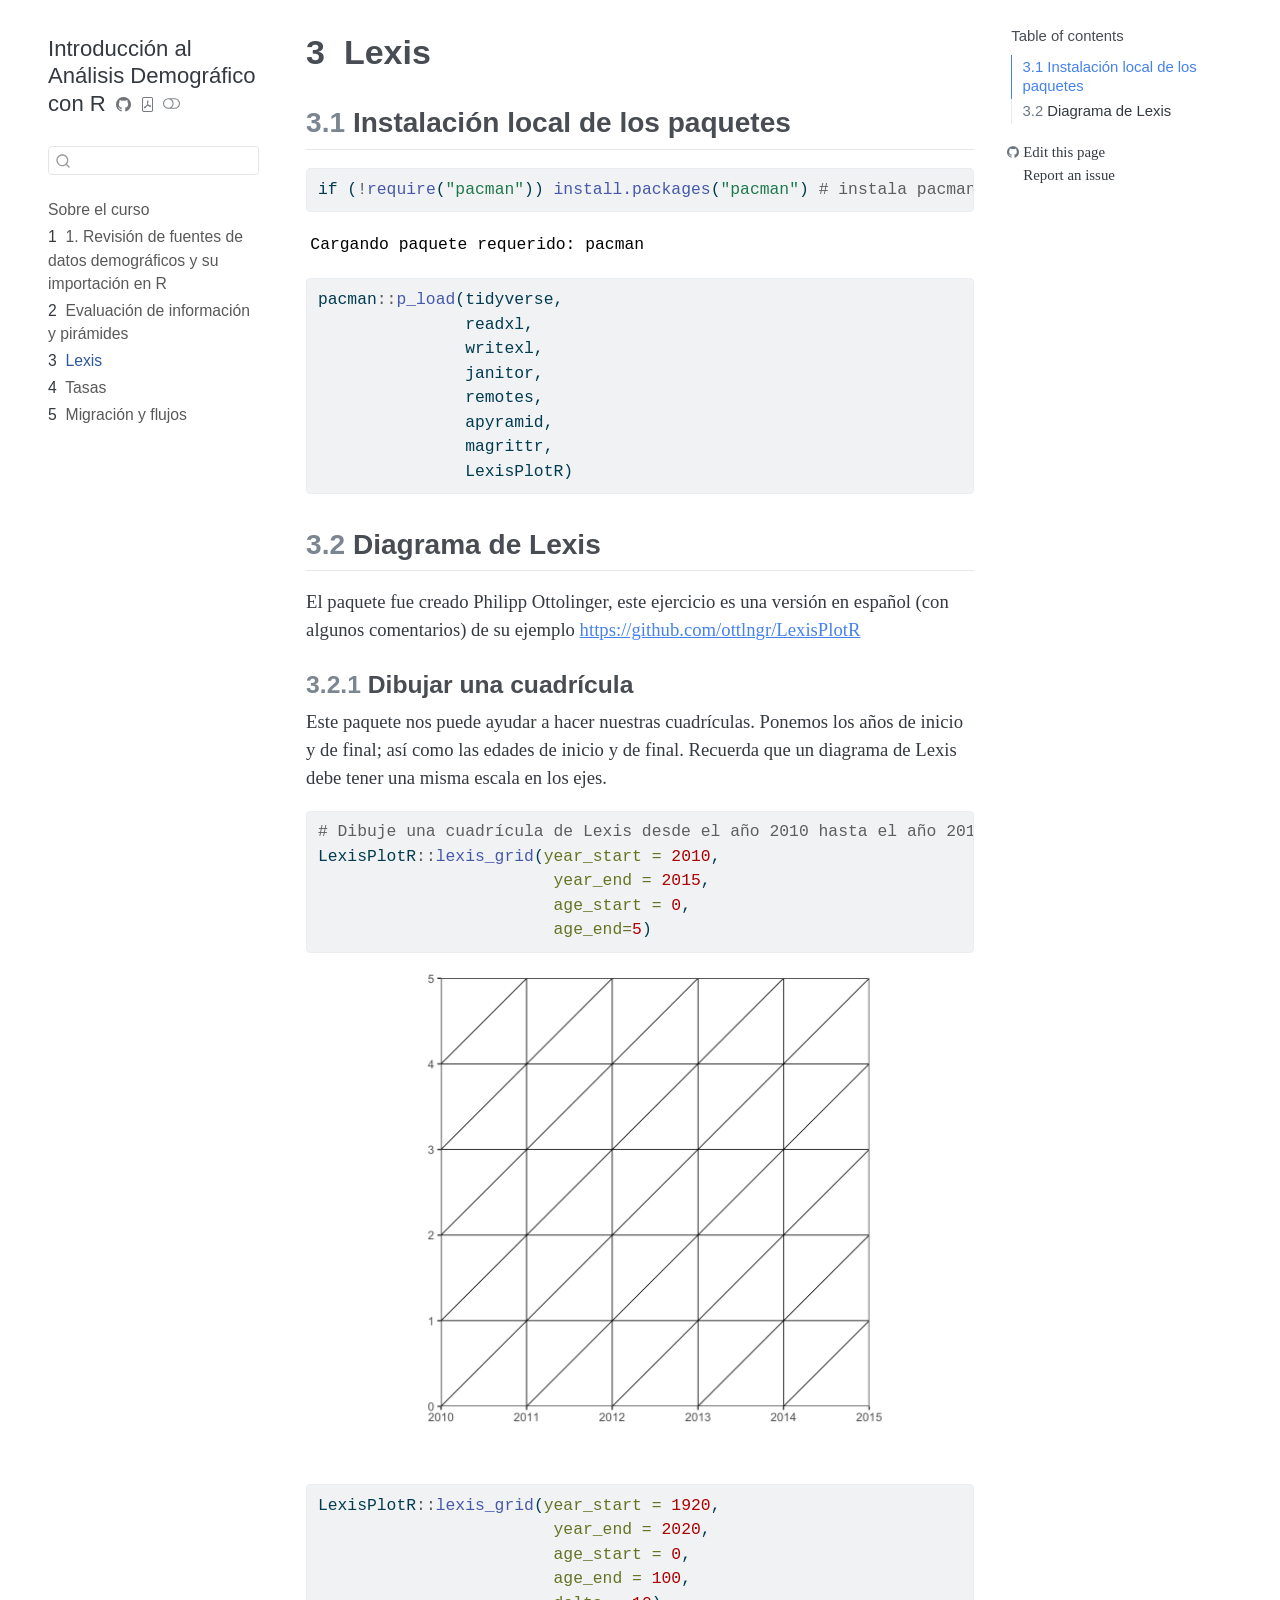
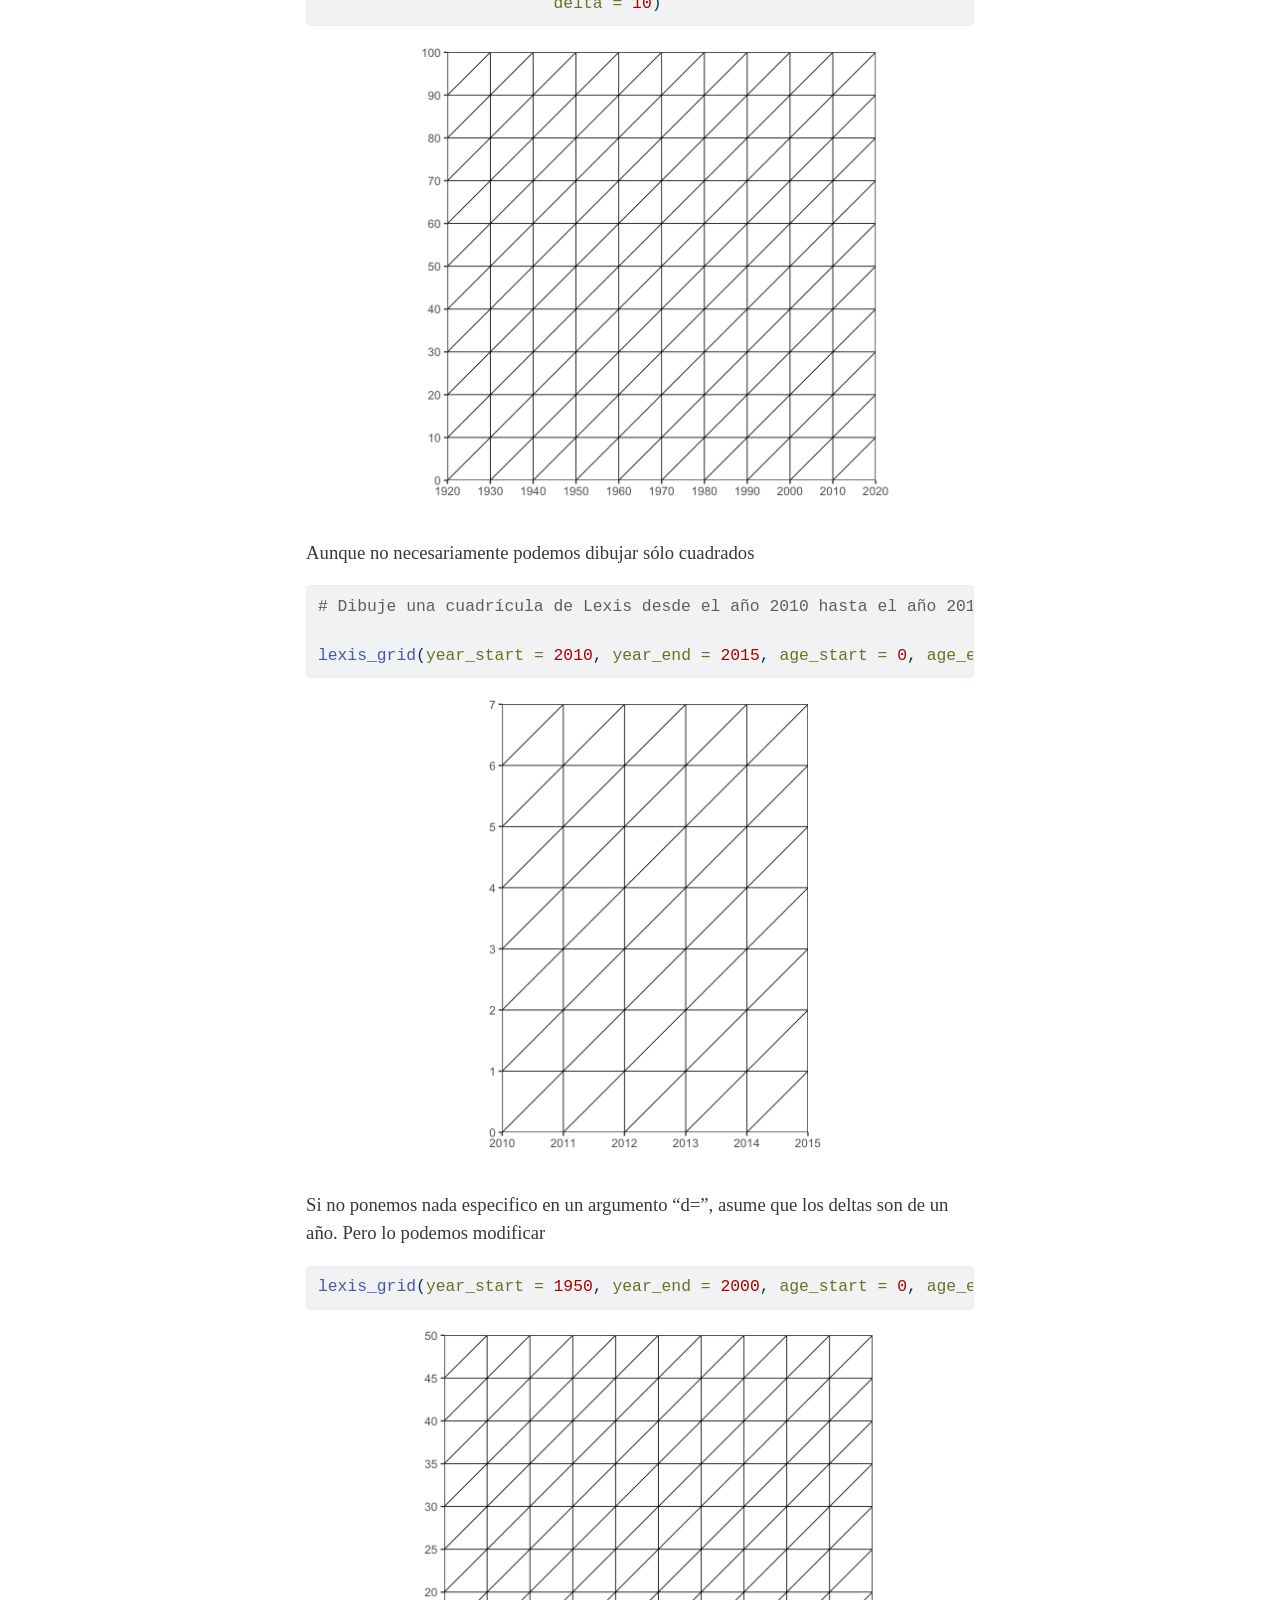
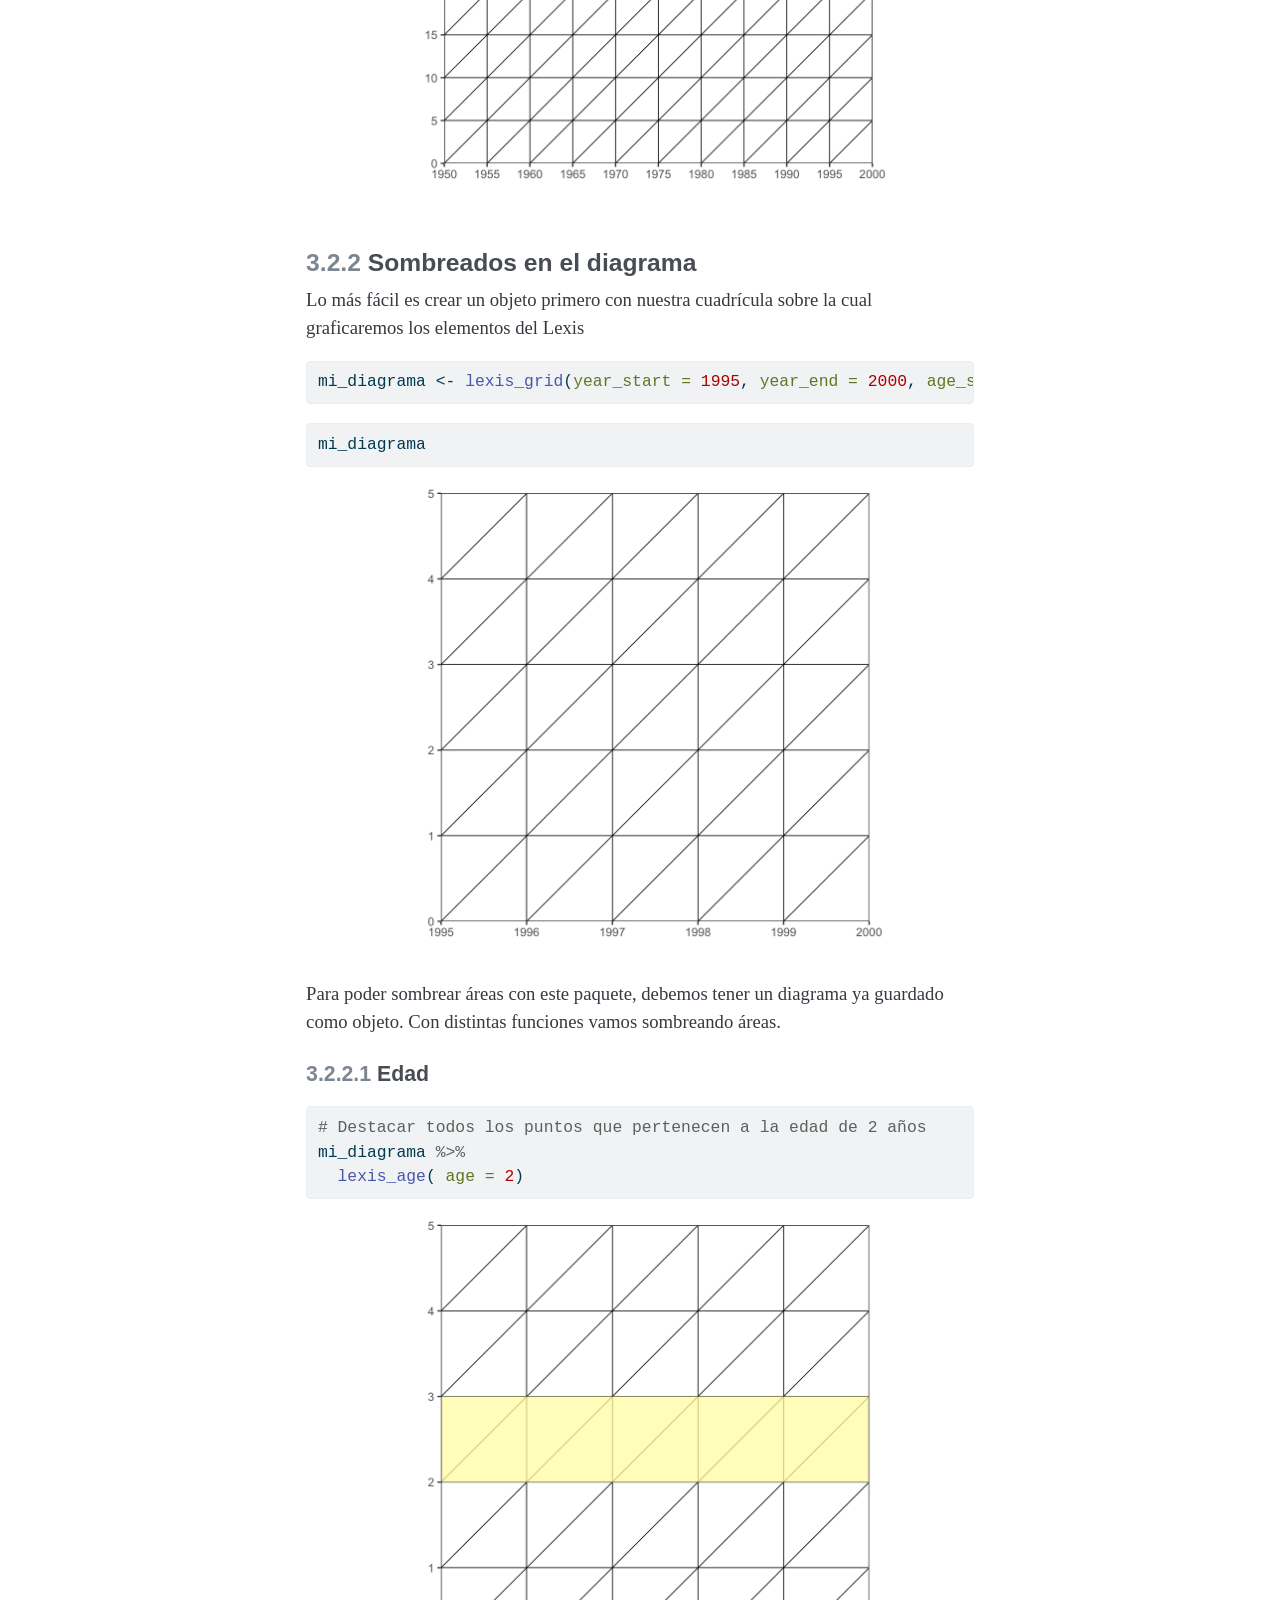
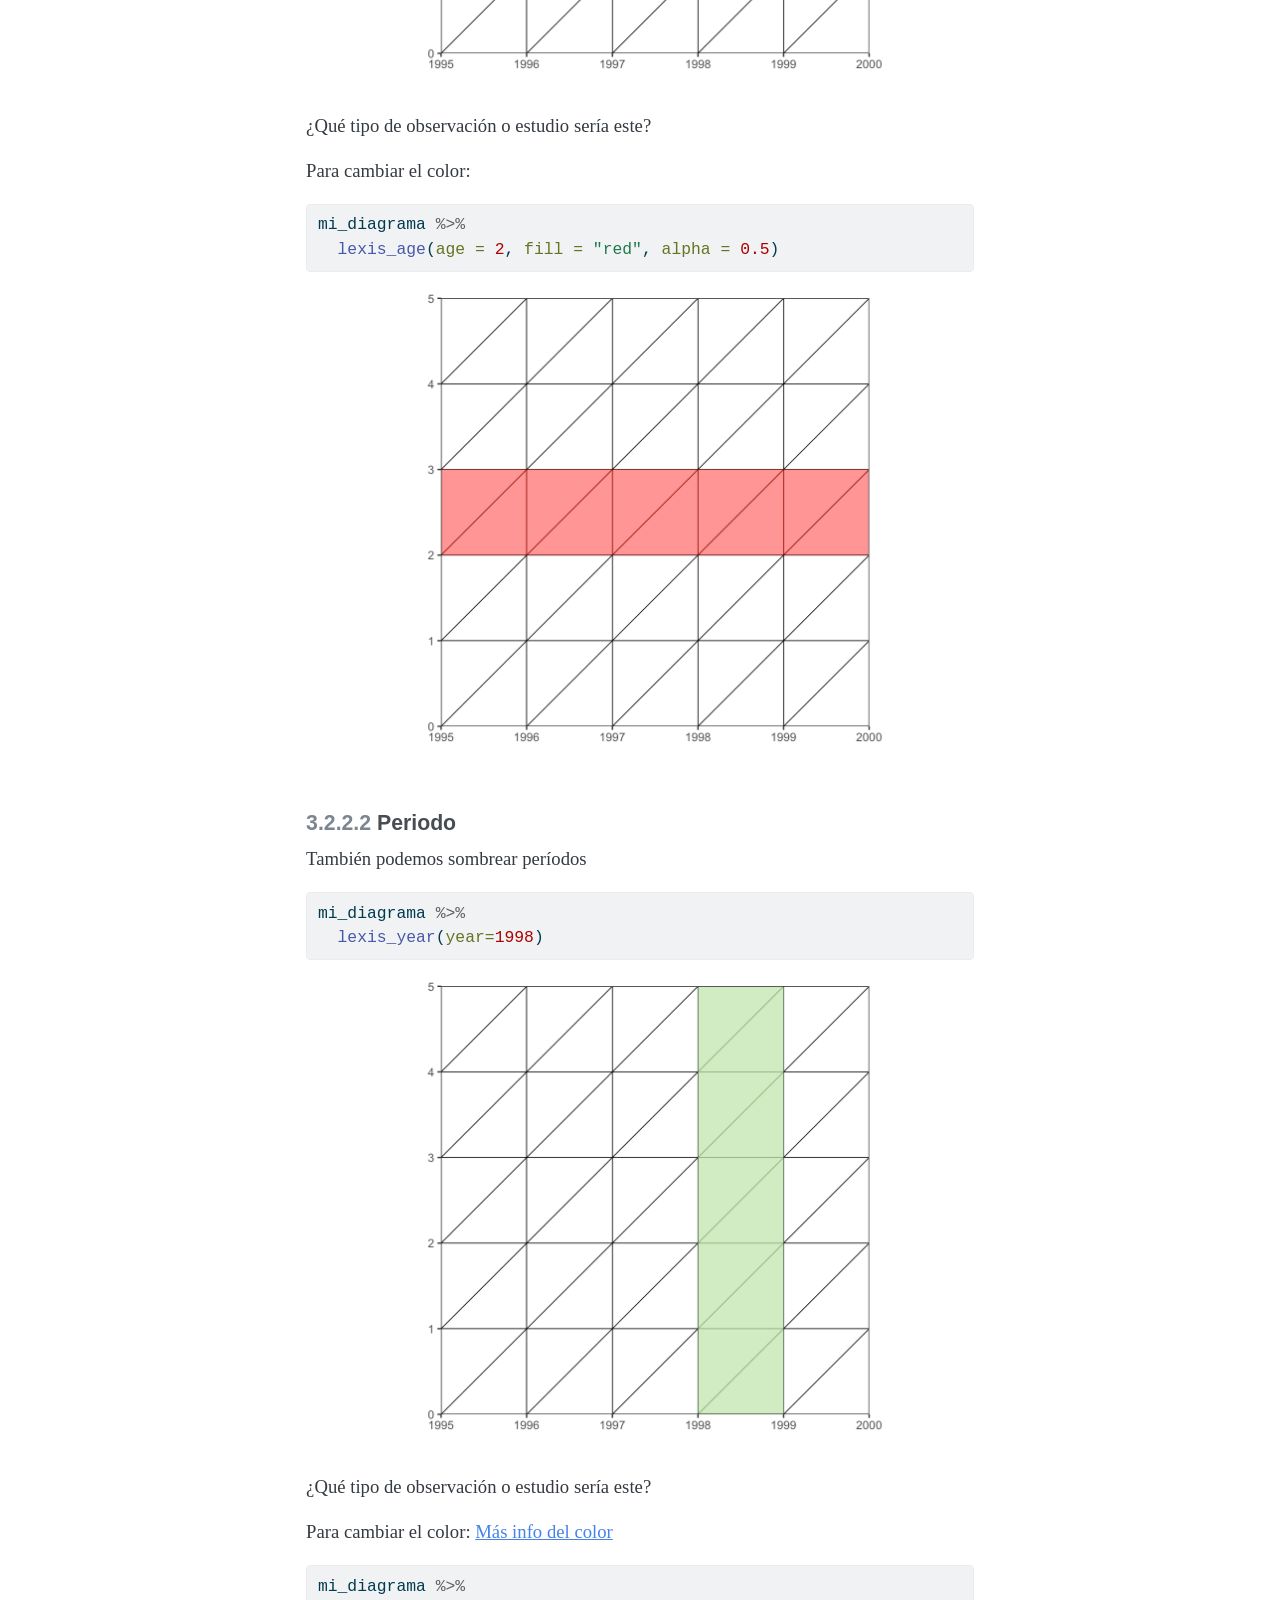
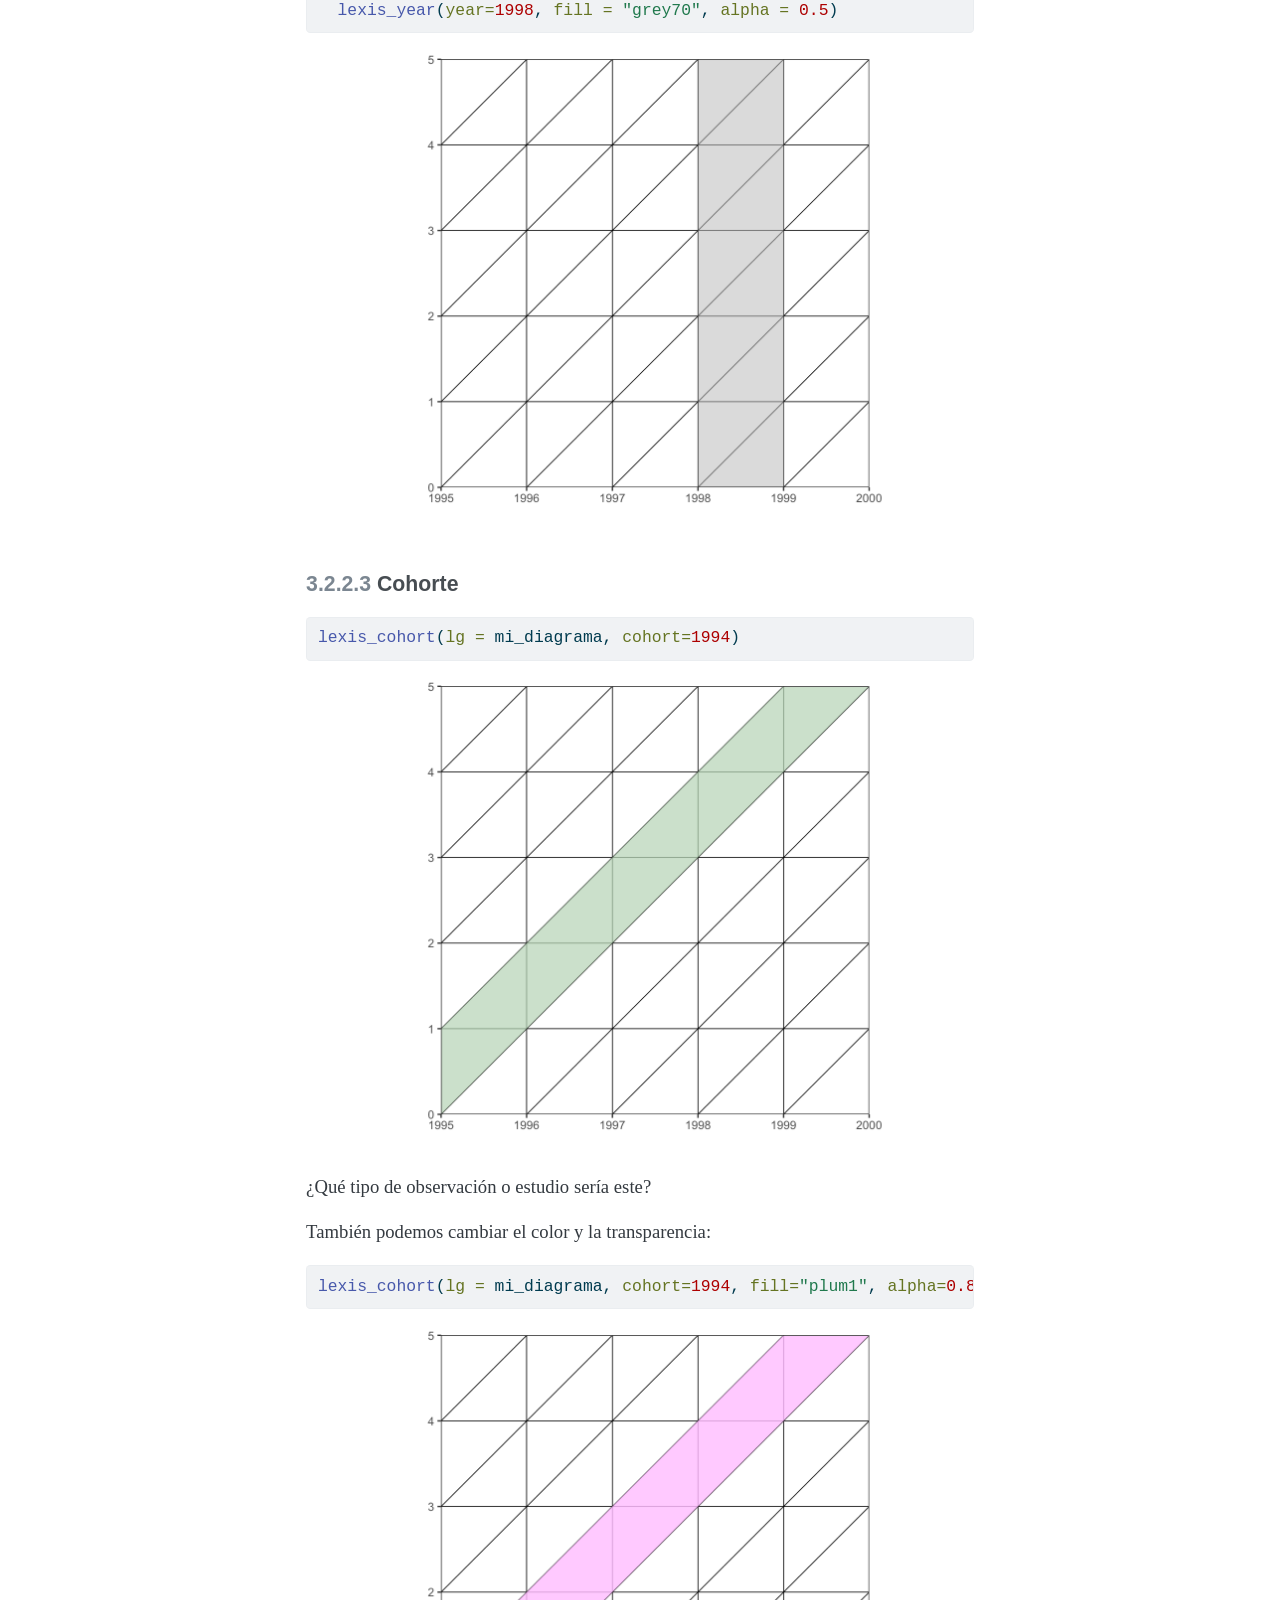
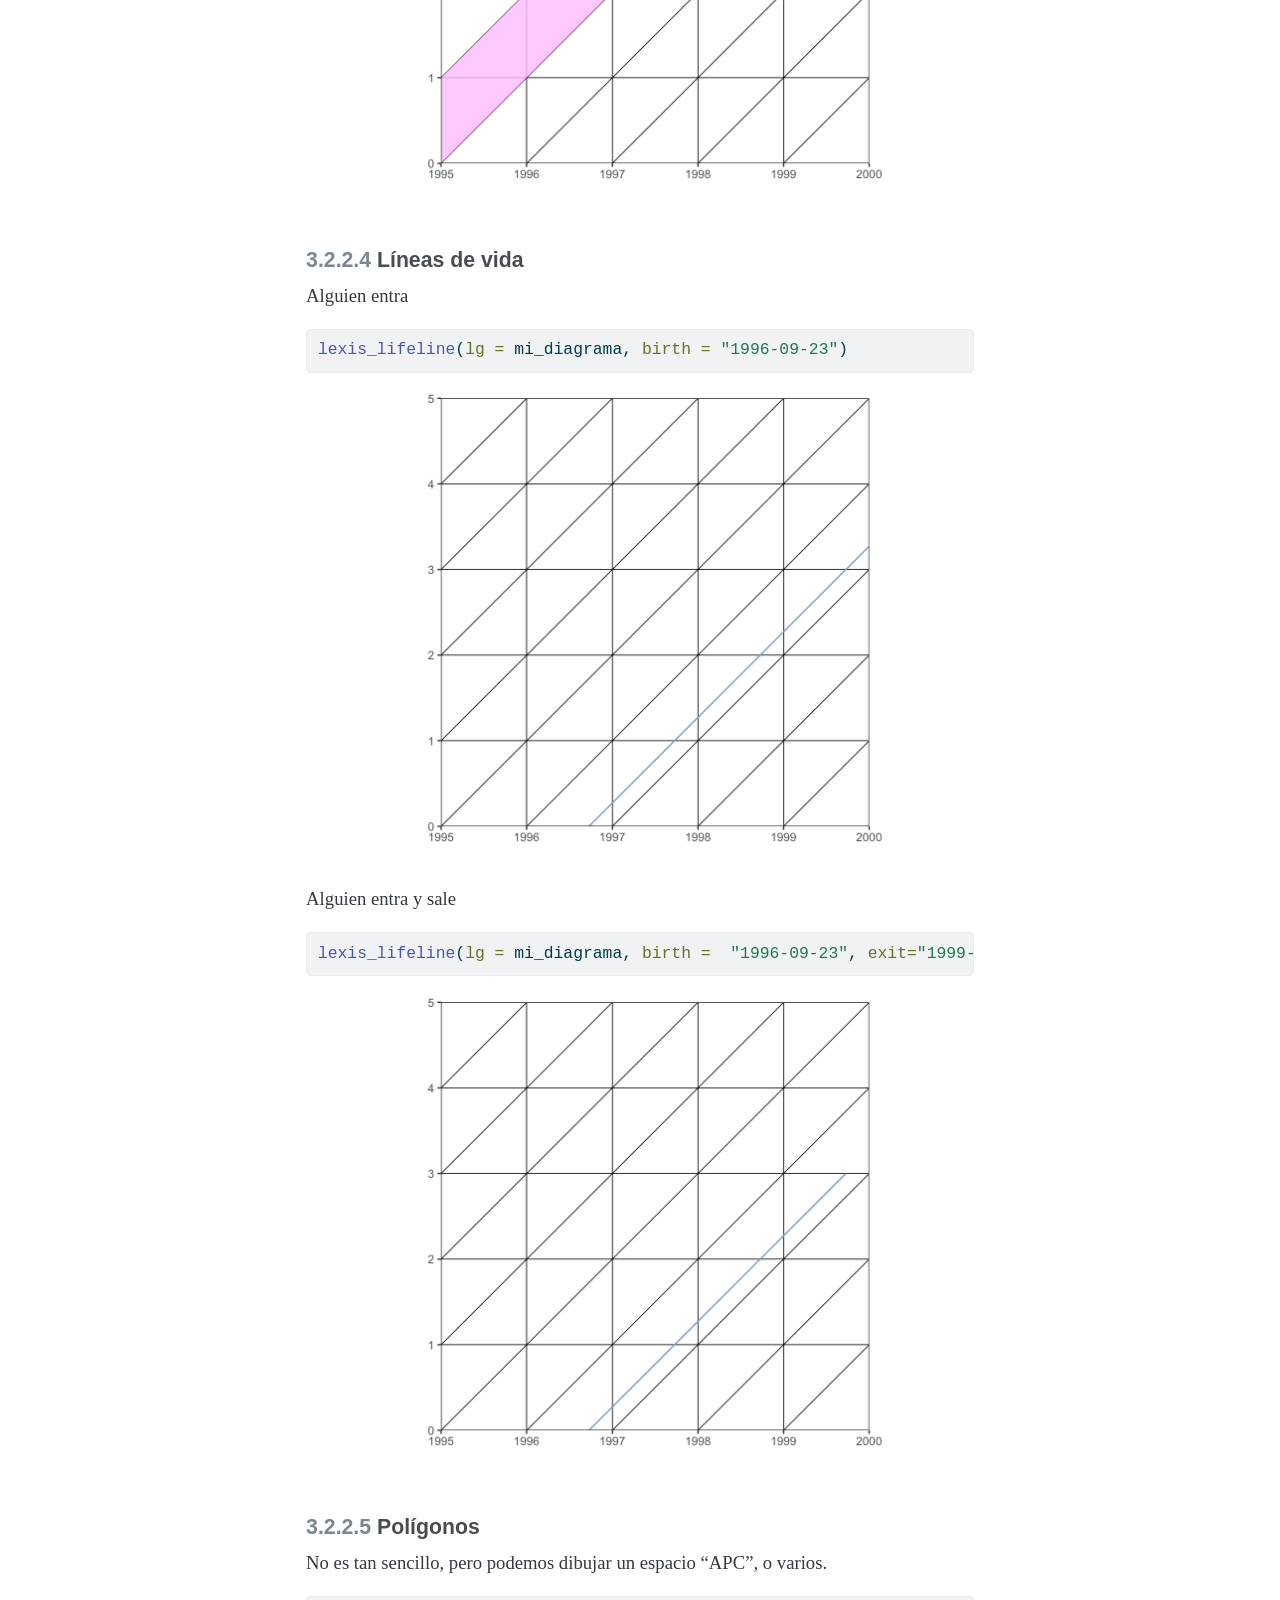
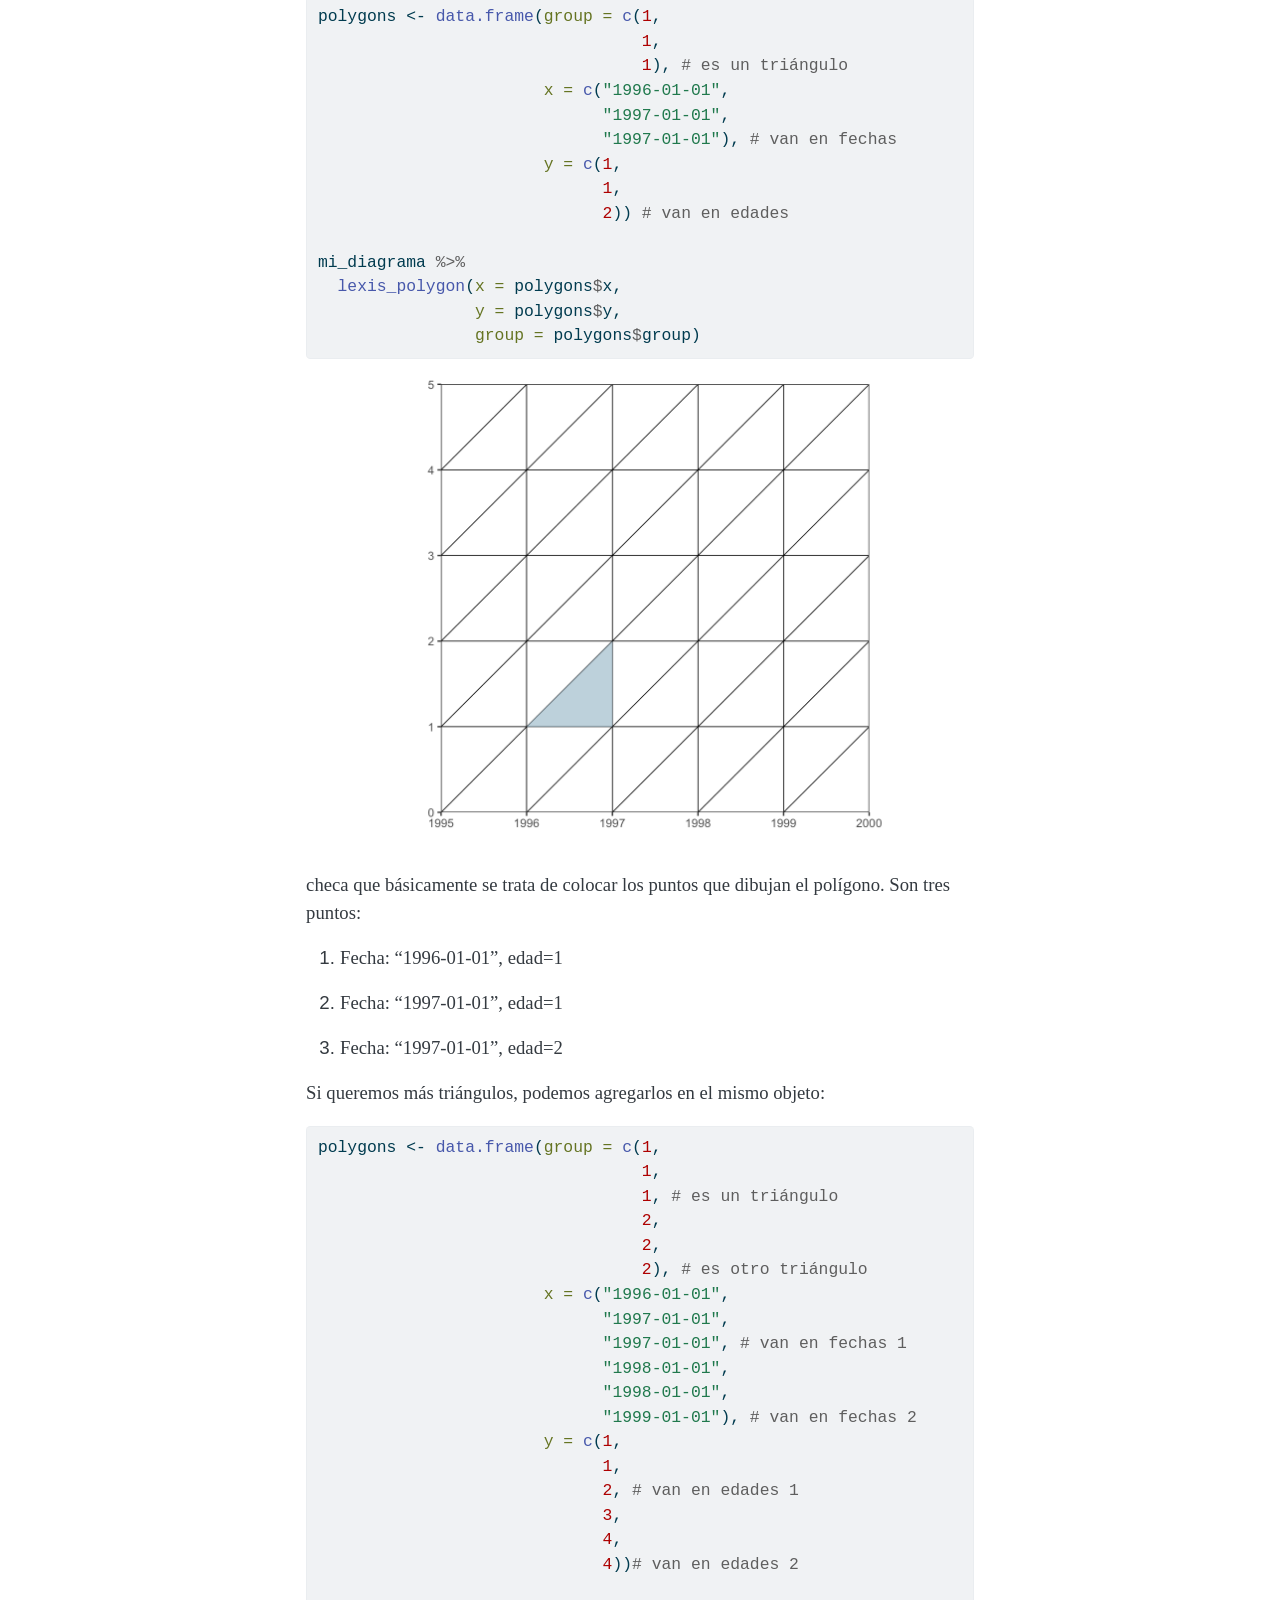
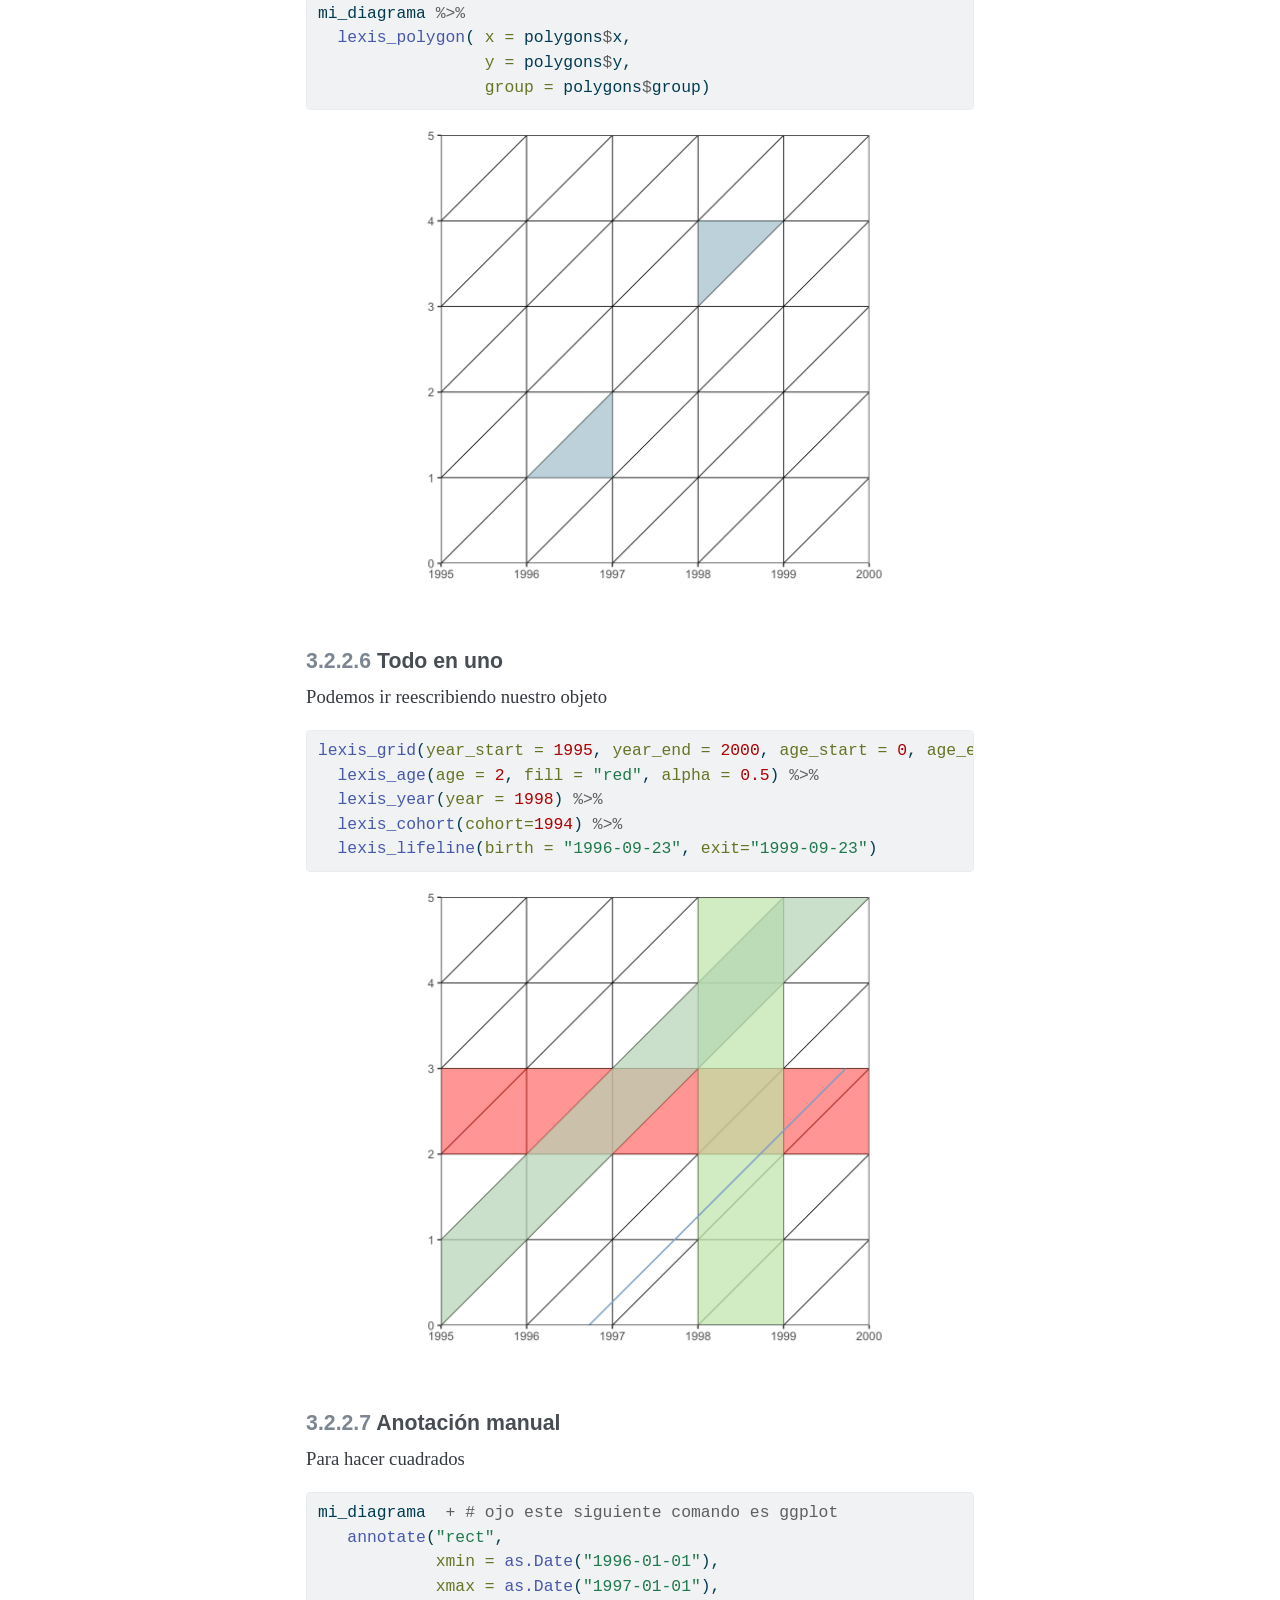
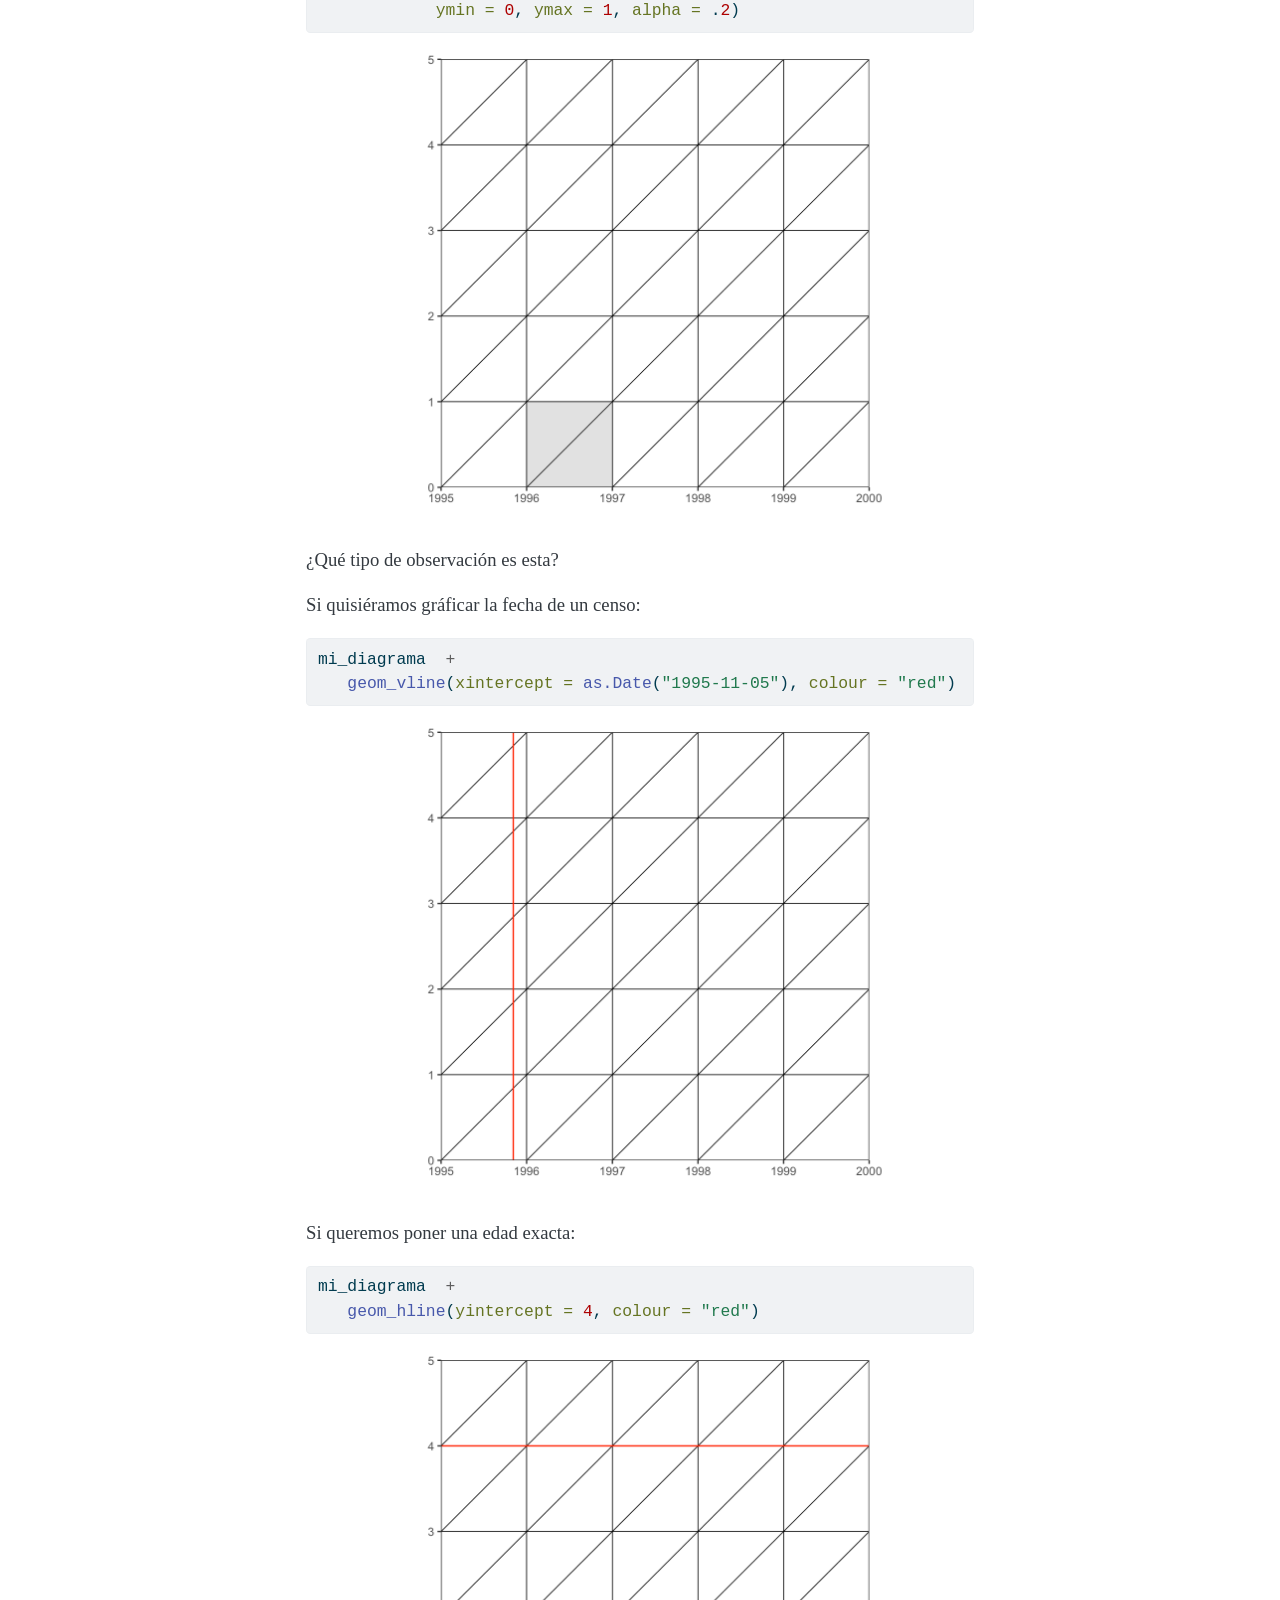
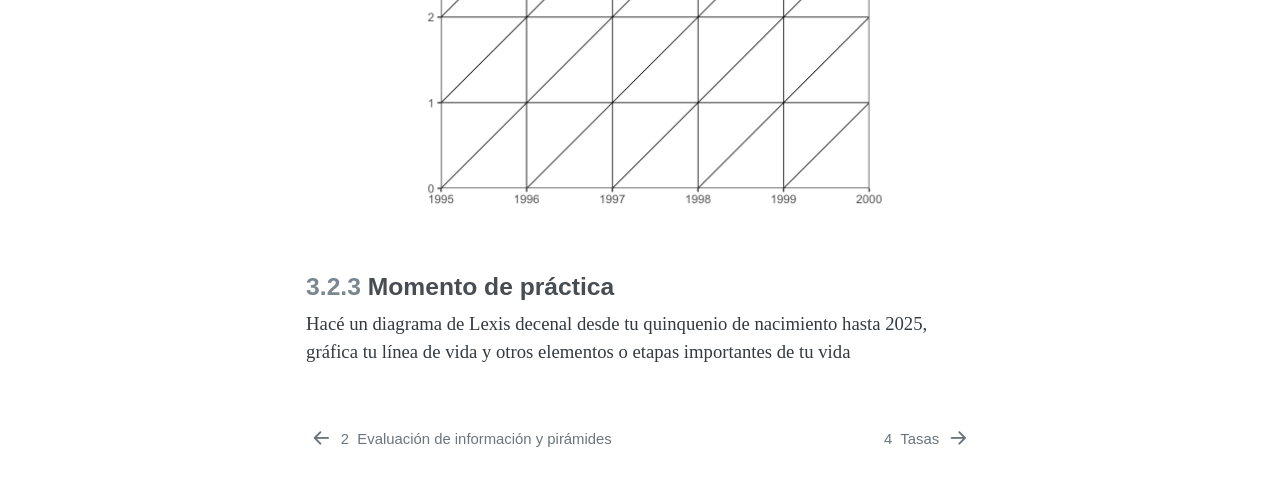
<file: docs/P3.html>
<!DOCTYPE html>
<html xmlns="http://www.w3.org/1999/xhtml" lang="en" xml:lang="en"><head>

<meta charset="utf-8">
<meta name="generator" content="quarto-1.3.361">

<meta name="viewport" content="width=device-width, initial-scale=1.0, user-scalable=yes">


<title>Introducción al Análisis Demográfico con R - 3&nbsp; Lexis</title>
<style>
code{white-space: pre-wrap;}
span.smallcaps{font-variant: small-caps;}
div.columns{display: flex; gap: min(4vw, 1.5em);}
div.column{flex: auto; overflow-x: auto;}
div.hanging-indent{margin-left: 1.5em; text-indent: -1.5em;}
ul.task-list{list-style: none;}
ul.task-list li input[type="checkbox"] {
  width: 0.8em;
  margin: 0 0.8em 0.2em -1em; /* quarto-specific, see https://github.com/quarto-dev/quarto-cli/issues/4556 */ 
  vertical-align: middle;
}
/* CSS for syntax highlighting */
pre > code.sourceCode { white-space: pre; position: relative; }
pre > code.sourceCode > span { display: inline-block; line-height: 1.25; }
pre > code.sourceCode > span:empty { height: 1.2em; }
.sourceCode { overflow: visible; }
code.sourceCode > span { color: inherit; text-decoration: inherit; }
div.sourceCode { margin: 1em 0; }
pre.sourceCode { margin: 0; }
@media screen {
div.sourceCode { overflow: auto; }
}
@media print {
pre > code.sourceCode { white-space: pre-wrap; }
pre > code.sourceCode > span { text-indent: -5em; padding-left: 5em; }
}
pre.numberSource code
  { counter-reset: source-line 0; }
pre.numberSource code > span
  { position: relative; left: -4em; counter-increment: source-line; }
pre.numberSource code > span > a:first-child::before
  { content: counter(source-line);
    position: relative; left: -1em; text-align: right; vertical-align: baseline;
    border: none; display: inline-block;
    -webkit-touch-callout: none; -webkit-user-select: none;
    -khtml-user-select: none; -moz-user-select: none;
    -ms-user-select: none; user-select: none;
    padding: 0 4px; width: 4em;
  }
pre.numberSource { margin-left: 3em;  padding-left: 4px; }
div.sourceCode
  {   }
@media screen {
pre > code.sourceCode > span > a:first-child::before { text-decoration: underline; }
}
</style>


<script src="site_libs/quarto-nav/quarto-nav.js"></script>
<script src="site_libs/quarto-nav/headroom.min.js"></script>
<script src="site_libs/clipboard/clipboard.min.js"></script>
<script src="site_libs/quarto-search/autocomplete.umd.js"></script>
<script src="site_libs/quarto-search/fuse.min.js"></script>
<script src="site_libs/quarto-search/quarto-search.js"></script>
<meta name="quarto:offset" content="./">
<link href="./P4.html" rel="next">
<link href="./P2.html" rel="prev">
<script src="site_libs/quarto-html/quarto.js"></script>
<script src="site_libs/quarto-html/popper.min.js"></script>
<script src="site_libs/quarto-html/tippy.umd.min.js"></script>
<script src="site_libs/quarto-html/anchor.min.js"></script>
<link href="site_libs/quarto-html/tippy.css" rel="stylesheet">
<link href="site_libs/quarto-html/quarto-syntax-highlighting.css" rel="stylesheet" class="quarto-color-scheme" id="quarto-text-highlighting-styles">
<link href="site_libs/quarto-html/quarto-syntax-highlighting-dark.css" rel="prefetch" class="quarto-color-scheme quarto-color-alternate" id="quarto-text-highlighting-styles">
<script src="site_libs/bootstrap/bootstrap.min.js"></script>
<link href="site_libs/bootstrap/bootstrap-icons.css" rel="stylesheet">
<link href="site_libs/bootstrap/bootstrap.min.css" rel="stylesheet" class="quarto-color-scheme" id="quarto-bootstrap" data-mode="light">
<link href="site_libs/bootstrap/bootstrap-dark.min.css" rel="prefetch" class="quarto-color-scheme quarto-color-alternate" id="quarto-bootstrap" data-mode="dark">
<script id="quarto-search-options" type="application/json">{
  "location": "sidebar",
  "copy-button": false,
  "collapse-after": 3,
  "panel-placement": "start",
  "type": "textbox",
  "limit": 20,
  "language": {
    "search-no-results-text": "No results",
    "search-matching-documents-text": "matching documents",
    "search-copy-link-title": "Copy link to search",
    "search-hide-matches-text": "Hide additional matches",
    "search-more-match-text": "more match in this document",
    "search-more-matches-text": "more matches in this document",
    "search-clear-button-title": "Clear",
    "search-detached-cancel-button-title": "Cancel",
    "search-submit-button-title": "Submit",
    "search-label": "Search"
  }
}</script>


</head>

<body class="nav-sidebar floating">

<div id="quarto-search-results"></div>
  <header id="quarto-header" class="headroom fixed-top">
  <nav class="quarto-secondary-nav">
    <div class="container-fluid d-flex">
      <button type="button" class="quarto-btn-toggle btn" data-bs-toggle="collapse" data-bs-target="#quarto-sidebar,#quarto-sidebar-glass" aria-controls="quarto-sidebar" aria-expanded="false" aria-label="Toggle sidebar navigation" onclick="if (window.quartoToggleHeadroom) { window.quartoToggleHeadroom(); }">
        <i class="bi bi-layout-text-sidebar-reverse"></i>
      </button>
      <nav class="quarto-page-breadcrumbs" aria-label="breadcrumb"><ol class="breadcrumb"><li class="breadcrumb-item"><a href="./P3.html"><span class="chapter-number">3</span>&nbsp; <span class="chapter-title">Lexis</span></a></li></ol></nav>
      <a class="flex-grow-1" role="button" data-bs-toggle="collapse" data-bs-target="#quarto-sidebar,#quarto-sidebar-glass" aria-controls="quarto-sidebar" aria-expanded="false" aria-label="Toggle sidebar navigation" onclick="if (window.quartoToggleHeadroom) { window.quartoToggleHeadroom(); }">      
      </a>
      <button type="button" class="btn quarto-search-button" aria-label="" onclick="window.quartoOpenSearch();">
        <i class="bi bi-search"></i>
      </button>
    </div>
  </nav>
</header>
<!-- content -->
<div id="quarto-content" class="quarto-container page-columns page-rows-contents page-layout-article">
<!-- sidebar -->
  <nav id="quarto-sidebar" class="sidebar collapse collapse-horizontal sidebar-navigation floating overflow-auto">
    <div class="pt-lg-2 mt-2 text-left sidebar-header">
    <div class="sidebar-title mb-0 py-0">
      <a href="./">Introducción al Análisis Demográfico con R</a> 
        <div class="sidebar-tools-main tools-wide">
    <a href="https://github.com/aniuxa/r_intro_ad2025/" title="Source Code" class="quarto-navigation-tool px-1" aria-label="Source Code"><i class="bi bi-github"></i></a>
    <a href="./Introducción-al-Análisis-Demográfico-con-R.pdf" title="Download PDF" class="quarto-navigation-tool px-1" aria-label="Download PDF"><i class="bi bi-file-pdf"></i></a>
  <a href="" class="quarto-color-scheme-toggle quarto-navigation-tool  px-1" onclick="window.quartoToggleColorScheme(); return false;" title="Toggle dark mode"><i class="bi"></i></a>
</div>
    </div>
      </div>
        <div class="mt-2 flex-shrink-0 align-items-center">
        <div class="sidebar-search">
        <div id="quarto-search" class="" title="Search"></div>
        </div>
        </div>
    <div class="sidebar-menu-container"> 
    <ul class="list-unstyled mt-1">
        <li class="sidebar-item">
  <div class="sidebar-item-container"> 
  <a href="./index.html" class="sidebar-item-text sidebar-link">
 <span class="menu-text">Sobre el curso</span></a>
  </div>
</li>
        <li class="sidebar-item">
  <div class="sidebar-item-container"> 
  <a href="./P1.html" class="sidebar-item-text sidebar-link">
 <span class="menu-text"><span class="chapter-number">1</span>&nbsp; <span class="chapter-title">1. Revisión de fuentes de datos demográficos y su importación en R</span></span></a>
  </div>
</li>
        <li class="sidebar-item">
  <div class="sidebar-item-container"> 
  <a href="./P2.html" class="sidebar-item-text sidebar-link">
 <span class="menu-text"><span class="chapter-number">2</span>&nbsp; <span class="chapter-title">Evaluación de información y pirámides</span></span></a>
  </div>
</li>
        <li class="sidebar-item">
  <div class="sidebar-item-container"> 
  <a href="./P3.html" class="sidebar-item-text sidebar-link active">
 <span class="menu-text"><span class="chapter-number">3</span>&nbsp; <span class="chapter-title">Lexis</span></span></a>
  </div>
</li>
        <li class="sidebar-item">
  <div class="sidebar-item-container"> 
  <a href="./P4.html" class="sidebar-item-text sidebar-link">
 <span class="menu-text"><span class="chapter-number">4</span>&nbsp; <span class="chapter-title">Tasas</span></span></a>
  </div>
</li>
        <li class="sidebar-item">
  <div class="sidebar-item-container"> 
  <a href="./P5.html" class="sidebar-item-text sidebar-link">
 <span class="menu-text"><span class="chapter-number">5</span>&nbsp; <span class="chapter-title">Migración y flujos</span></span></a>
  </div>
</li>
    </ul>
    </div>
</nav>
<div id="quarto-sidebar-glass" data-bs-toggle="collapse" data-bs-target="#quarto-sidebar,#quarto-sidebar-glass"></div>
<!-- margin-sidebar -->
    <div id="quarto-margin-sidebar" class="sidebar margin-sidebar">
        <nav id="TOC" role="doc-toc" class="toc-active">
    <h2 id="toc-title">Table of contents</h2>
   
  <ul>
  <li><a href="#instalación-local-de-los-paquetes" id="toc-instalación-local-de-los-paquetes" class="nav-link active" data-scroll-target="#instalación-local-de-los-paquetes"><span class="header-section-number">3.1</span> Instalación local de los paquetes</a></li>
  <li><a href="#diagrama-de-lexis" id="toc-diagrama-de-lexis" class="nav-link" data-scroll-target="#diagrama-de-lexis"><span class="header-section-number">3.2</span> Diagrama de Lexis</a>
  <ul class="collapse">
  <li><a href="#dibujar-una-cuadrícula" id="toc-dibujar-una-cuadrícula" class="nav-link" data-scroll-target="#dibujar-una-cuadrícula"><span class="header-section-number">3.2.1</span> Dibujar una cuadrícula</a></li>
  <li><a href="#sombreados-en-el-diagrama" id="toc-sombreados-en-el-diagrama" class="nav-link" data-scroll-target="#sombreados-en-el-diagrama"><span class="header-section-number">3.2.2</span> Sombreados en el diagrama</a></li>
  <li><a href="#momento-de-práctica" id="toc-momento-de-práctica" class="nav-link" data-scroll-target="#momento-de-práctica"><span class="header-section-number">3.2.3</span> Momento de práctica</a></li>
  </ul></li>
  </ul>
<div class="toc-actions"><div><i class="bi bi-github"></i></div><div class="action-links"><p><a href="https://github.com/aniuxa/r_intro_ad2025/edit/main/P3.qmd" class="toc-action">Edit this page</a></p><p><a href="https://github.com/aniuxa/r_intro_ad2025/issues/new" class="toc-action">Report an issue</a></p></div></div></nav>
    </div>
<!-- main -->
<main class="content" id="quarto-document-content">

<header id="title-block-header" class="quarto-title-block default">
<div class="quarto-title">
<h1 class="title"><span class="chapter-number">3</span>&nbsp; <span class="chapter-title">Lexis</span></h1>
</div>



<div class="quarto-title-meta">

    
  
    
  </div>
  

</header>

<section id="instalación-local-de-los-paquetes" class="level2" data-number="3.1">
<h2 data-number="3.1" class="anchored" data-anchor-id="instalación-local-de-los-paquetes"><span class="header-section-number">3.1</span> Instalación local de los paquetes</h2>
<div class="cell">
<div class="sourceCode cell-code" id="cb1"><pre class="sourceCode r code-with-copy"><code class="sourceCode r"><span id="cb1-1"><a href="#cb1-1" aria-hidden="true" tabindex="-1"></a><span class="cf">if</span> (<span class="sc">!</span><span class="fu">require</span>(<span class="st">"pacman"</span>)) <span class="fu">install.packages</span>(<span class="st">"pacman"</span>) <span class="co"># instala pacman si se requiere</span></span></code><button title="Copy to Clipboard" class="code-copy-button"><i class="bi"></i></button></pre></div>
<div class="cell-output cell-output-stderr">
<pre><code>Cargando paquete requerido: pacman</code></pre>
</div>
<div class="sourceCode cell-code" id="cb3"><pre class="sourceCode r code-with-copy"><code class="sourceCode r"><span id="cb3-1"><a href="#cb3-1" aria-hidden="true" tabindex="-1"></a>pacman<span class="sc">::</span><span class="fu">p_load</span>(tidyverse,</span>
<span id="cb3-2"><a href="#cb3-2" aria-hidden="true" tabindex="-1"></a>               readxl, </span>
<span id="cb3-3"><a href="#cb3-3" aria-hidden="true" tabindex="-1"></a>               writexl,</span>
<span id="cb3-4"><a href="#cb3-4" aria-hidden="true" tabindex="-1"></a>               janitor,</span>
<span id="cb3-5"><a href="#cb3-5" aria-hidden="true" tabindex="-1"></a>               remotes,</span>
<span id="cb3-6"><a href="#cb3-6" aria-hidden="true" tabindex="-1"></a>               apyramid,</span>
<span id="cb3-7"><a href="#cb3-7" aria-hidden="true" tabindex="-1"></a>               magrittr,</span>
<span id="cb3-8"><a href="#cb3-8" aria-hidden="true" tabindex="-1"></a>               LexisPlotR) </span></code><button title="Copy to Clipboard" class="code-copy-button"><i class="bi"></i></button></pre></div>
</div>
</section>
<section id="diagrama-de-lexis" class="level2" data-number="3.2">
<h2 data-number="3.2" class="anchored" data-anchor-id="diagrama-de-lexis"><span class="header-section-number">3.2</span> Diagrama de Lexis</h2>
<p>El paquete fue creado Philipp Ottolinger, este ejercicio es una versión en español (con algunos comentarios) de su ejemplo <a href="https://github.com/ottlngr/LexisPlotR" class="uri">https://github.com/ottlngr/LexisPlotR</a></p>
<section id="dibujar-una-cuadrícula" class="level3" data-number="3.2.1">
<h3 data-number="3.2.1" class="anchored" data-anchor-id="dibujar-una-cuadrícula"><span class="header-section-number">3.2.1</span> Dibujar una cuadrícula</h3>
<p>Este paquete nos puede ayudar a hacer nuestras cuadrículas. Ponemos los años de inicio y de final; así como las edades de inicio y de final. Recuerda que un diagrama de Lexis debe tener una misma escala en los ejes.</p>
<div class="cell">
<div class="sourceCode cell-code" id="cb4"><pre class="sourceCode r code-with-copy"><code class="sourceCode r"><span id="cb4-1"><a href="#cb4-1" aria-hidden="true" tabindex="-1"></a><span class="co"># Dibuje una cuadrícula de Lexis desde el año 2010 hasta el año 2015, que representa las edades de 0 a 5 años.</span></span>
<span id="cb4-2"><a href="#cb4-2" aria-hidden="true" tabindex="-1"></a>LexisPlotR<span class="sc">::</span><span class="fu">lexis_grid</span>(<span class="at">year_start =</span> <span class="dv">2010</span>, </span>
<span id="cb4-3"><a href="#cb4-3" aria-hidden="true" tabindex="-1"></a>                        <span class="at">year_end =</span> <span class="dv">2015</span>, </span>
<span id="cb4-4"><a href="#cb4-4" aria-hidden="true" tabindex="-1"></a>                        <span class="at">age_start =</span> <span class="dv">0</span>,</span>
<span id="cb4-5"><a href="#cb4-5" aria-hidden="true" tabindex="-1"></a>                        <span class="at">age_end=</span><span class="dv">5</span>)</span></code><button title="Copy to Clipboard" class="code-copy-button"><i class="bi"></i></button></pre></div>
<div class="cell-output-display">
<p><img src="P3_files/figure-html/unnamed-chunk-2-1.png" class="img-fluid" width="672"></p>
</div>
<div class="sourceCode cell-code" id="cb5"><pre class="sourceCode r code-with-copy"><code class="sourceCode r"><span id="cb5-1"><a href="#cb5-1" aria-hidden="true" tabindex="-1"></a>LexisPlotR<span class="sc">::</span><span class="fu">lexis_grid</span>(<span class="at">year_start =</span> <span class="dv">1920</span>, </span>
<span id="cb5-2"><a href="#cb5-2" aria-hidden="true" tabindex="-1"></a>                        <span class="at">year_end =</span> <span class="dv">2020</span>, </span>
<span id="cb5-3"><a href="#cb5-3" aria-hidden="true" tabindex="-1"></a>                        <span class="at">age_start =</span> <span class="dv">0</span>,</span>
<span id="cb5-4"><a href="#cb5-4" aria-hidden="true" tabindex="-1"></a>                        <span class="at">age_end =</span> <span class="dv">100</span>, </span>
<span id="cb5-5"><a href="#cb5-5" aria-hidden="true" tabindex="-1"></a>                        <span class="at">delta =</span> <span class="dv">10</span>)</span></code><button title="Copy to Clipboard" class="code-copy-button"><i class="bi"></i></button></pre></div>
<div class="cell-output-display">
<p><img src="P3_files/figure-html/unnamed-chunk-2-2.png" class="img-fluid" width="672"></p>
</div>
</div>
<p>Aunque no necesariamente podemos dibujar sólo cuadrados</p>
<div class="cell">
<div class="sourceCode cell-code" id="cb6"><pre class="sourceCode r code-with-copy"><code class="sourceCode r"><span id="cb6-1"><a href="#cb6-1" aria-hidden="true" tabindex="-1"></a><span class="co"># Dibuje una cuadrícula de Lexis desde el año 2010 hasta el año 2015, que representa las edades de 0 a 7 años.</span></span>
<span id="cb6-2"><a href="#cb6-2" aria-hidden="true" tabindex="-1"></a></span>
<span id="cb6-3"><a href="#cb6-3" aria-hidden="true" tabindex="-1"></a><span class="fu">lexis_grid</span>(<span class="at">year_start =</span> <span class="dv">2010</span>, <span class="at">year_end =</span> <span class="dv">2015</span>, <span class="at">age_start =</span> <span class="dv">0</span>, <span class="at">age_end =</span> <span class="dv">7</span>)</span></code><button title="Copy to Clipboard" class="code-copy-button"><i class="bi"></i></button></pre></div>
<div class="cell-output-display">
<p><img src="P3_files/figure-html/unnamed-chunk-3-1.png" class="img-fluid" width="672"></p>
</div>
</div>
<p>Si no ponemos nada especifico en un argumento “d=”, asume que los deltas son de un año. Pero lo podemos modificar</p>
<div class="cell">
<div class="sourceCode cell-code" id="cb7"><pre class="sourceCode r code-with-copy"><code class="sourceCode r"><span id="cb7-1"><a href="#cb7-1" aria-hidden="true" tabindex="-1"></a><span class="fu">lexis_grid</span>(<span class="at">year_start =</span> <span class="dv">1950</span>, <span class="at">year_end =</span> <span class="dv">2000</span>, <span class="at">age_start =</span> <span class="dv">0</span>, <span class="at">age_end =</span> <span class="dv">50</span>, <span class="at">delta =</span> <span class="dv">5</span>)</span></code><button title="Copy to Clipboard" class="code-copy-button"><i class="bi"></i></button></pre></div>
<div class="cell-output-display">
<p><img src="P3_files/figure-html/unnamed-chunk-4-1.png" class="img-fluid" width="672"></p>
</div>
</div>
</section>
<section id="sombreados-en-el-diagrama" class="level3" data-number="3.2.2">
<h3 data-number="3.2.2" class="anchored" data-anchor-id="sombreados-en-el-diagrama"><span class="header-section-number">3.2.2</span> Sombreados en el diagrama</h3>
<p>Lo más fácil es crear un objeto primero con nuestra cuadrícula sobre la cual graficaremos los elementos del Lexis</p>
<div class="cell">
<div class="sourceCode cell-code" id="cb8"><pre class="sourceCode r code-with-copy"><code class="sourceCode r"><span id="cb8-1"><a href="#cb8-1" aria-hidden="true" tabindex="-1"></a>mi_diagrama <span class="ot">&lt;-</span> <span class="fu">lexis_grid</span>(<span class="at">year_start =</span> <span class="dv">1995</span>, <span class="at">year_end =</span> <span class="dv">2000</span>, <span class="at">age_start =</span> <span class="dv">0</span>, <span class="at">age_end =</span> <span class="dv">5</span>)</span></code><button title="Copy to Clipboard" class="code-copy-button"><i class="bi"></i></button></pre></div>
</div>
<div class="cell">
<div class="sourceCode cell-code" id="cb9"><pre class="sourceCode r code-with-copy"><code class="sourceCode r"><span id="cb9-1"><a href="#cb9-1" aria-hidden="true" tabindex="-1"></a>mi_diagrama</span></code><button title="Copy to Clipboard" class="code-copy-button"><i class="bi"></i></button></pre></div>
<div class="cell-output-display">
<p><img src="P3_files/figure-html/unnamed-chunk-6-1.png" class="img-fluid" width="672"></p>
</div>
</div>
<p>Para poder sombrear áreas con este paquete, debemos tener un diagrama ya guardado como objeto. Con distintas funciones vamos sombreando áreas.</p>
<section id="edad" class="level4" data-number="3.2.2.1">
<h4 data-number="3.2.2.1" class="anchored" data-anchor-id="edad"><span class="header-section-number">3.2.2.1</span> Edad</h4>
<div class="cell">
<div class="sourceCode cell-code" id="cb10"><pre class="sourceCode r code-with-copy"><code class="sourceCode r"><span id="cb10-1"><a href="#cb10-1" aria-hidden="true" tabindex="-1"></a><span class="co"># Destacar todos los puntos que pertenecen a la edad de 2 años</span></span>
<span id="cb10-2"><a href="#cb10-2" aria-hidden="true" tabindex="-1"></a>mi_diagrama <span class="sc">%&gt;%</span> </span>
<span id="cb10-3"><a href="#cb10-3" aria-hidden="true" tabindex="-1"></a>  <span class="fu">lexis_age</span>( <span class="at">age =</span> <span class="dv">2</span>)</span></code><button title="Copy to Clipboard" class="code-copy-button"><i class="bi"></i></button></pre></div>
<div class="cell-output-display">
<p><img src="P3_files/figure-html/unnamed-chunk-7-1.png" class="img-fluid" width="672"></p>
</div>
</div>
<p>¿Qué tipo de observación o estudio sería este?</p>
<p>Para cambiar el color:</p>
<div class="cell">
<div class="sourceCode cell-code" id="cb11"><pre class="sourceCode r code-with-copy"><code class="sourceCode r"><span id="cb11-1"><a href="#cb11-1" aria-hidden="true" tabindex="-1"></a>mi_diagrama <span class="sc">%&gt;%</span> </span>
<span id="cb11-2"><a href="#cb11-2" aria-hidden="true" tabindex="-1"></a>  <span class="fu">lexis_age</span>(<span class="at">age =</span> <span class="dv">2</span>, <span class="at">fill =</span> <span class="st">"red"</span>, <span class="at">alpha =</span> <span class="fl">0.5</span>)</span></code><button title="Copy to Clipboard" class="code-copy-button"><i class="bi"></i></button></pre></div>
<div class="cell-output-display">
<p><img src="P3_files/figure-html/unnamed-chunk-8-1.png" class="img-fluid" width="672"></p>
</div>
</div>
</section>
<section id="periodo" class="level4" data-number="3.2.2.2">
<h4 data-number="3.2.2.2" class="anchored" data-anchor-id="periodo"><span class="header-section-number">3.2.2.2</span> Periodo</h4>
<p>También podemos sombrear períodos</p>
<div class="cell">
<div class="sourceCode cell-code" id="cb12"><pre class="sourceCode r code-with-copy"><code class="sourceCode r"><span id="cb12-1"><a href="#cb12-1" aria-hidden="true" tabindex="-1"></a>mi_diagrama <span class="sc">%&gt;%</span> </span>
<span id="cb12-2"><a href="#cb12-2" aria-hidden="true" tabindex="-1"></a>  <span class="fu">lexis_year</span>(<span class="at">year=</span><span class="dv">1998</span>)</span></code><button title="Copy to Clipboard" class="code-copy-button"><i class="bi"></i></button></pre></div>
<div class="cell-output-display">
<p><img src="P3_files/figure-html/unnamed-chunk-9-1.png" class="img-fluid" width="672"></p>
</div>
</div>
<p>¿Qué tipo de observación o estudio sería este?</p>
<p>Para cambiar el color: <a href="https://r-charts.com/es/colores/">Más info del color</a></p>
<div class="cell">
<div class="sourceCode cell-code" id="cb13"><pre class="sourceCode r code-with-copy"><code class="sourceCode r"><span id="cb13-1"><a href="#cb13-1" aria-hidden="true" tabindex="-1"></a>mi_diagrama <span class="sc">%&gt;%</span> </span>
<span id="cb13-2"><a href="#cb13-2" aria-hidden="true" tabindex="-1"></a>  <span class="fu">lexis_year</span>(<span class="at">year=</span><span class="dv">1998</span>, <span class="at">fill =</span> <span class="st">"grey70"</span>, <span class="at">alpha =</span> <span class="fl">0.5</span>)</span></code><button title="Copy to Clipboard" class="code-copy-button"><i class="bi"></i></button></pre></div>
<div class="cell-output-display">
<p><img src="P3_files/figure-html/unnamed-chunk-10-1.png" class="img-fluid" width="672"></p>
</div>
</div>
</section>
<section id="cohorte" class="level4" data-number="3.2.2.3">
<h4 data-number="3.2.2.3" class="anchored" data-anchor-id="cohorte"><span class="header-section-number">3.2.2.3</span> Cohorte</h4>
<div class="cell">
<div class="sourceCode cell-code" id="cb14"><pre class="sourceCode r code-with-copy"><code class="sourceCode r"><span id="cb14-1"><a href="#cb14-1" aria-hidden="true" tabindex="-1"></a><span class="fu">lexis_cohort</span>(<span class="at">lg =</span> mi_diagrama, <span class="at">cohort=</span><span class="dv">1994</span>)</span></code><button title="Copy to Clipboard" class="code-copy-button"><i class="bi"></i></button></pre></div>
<div class="cell-output-display">
<p><img src="P3_files/figure-html/unnamed-chunk-11-1.png" class="img-fluid" width="672"></p>
</div>
</div>
<p>¿Qué tipo de observación o estudio sería este?</p>
<p>También podemos cambiar el color y la transparencia:</p>
<div class="cell">
<div class="sourceCode cell-code" id="cb15"><pre class="sourceCode r code-with-copy"><code class="sourceCode r"><span id="cb15-1"><a href="#cb15-1" aria-hidden="true" tabindex="-1"></a><span class="fu">lexis_cohort</span>(<span class="at">lg =</span> mi_diagrama, <span class="at">cohort=</span><span class="dv">1994</span>, <span class="at">fill=</span><span class="st">"plum1"</span>, <span class="at">alpha=</span><span class="fl">0.8</span>)</span></code><button title="Copy to Clipboard" class="code-copy-button"><i class="bi"></i></button></pre></div>
<div class="cell-output-display">
<p><img src="P3_files/figure-html/unnamed-chunk-12-1.png" class="img-fluid" width="672"></p>
</div>
</div>
</section>
<section id="líneas-de-vida" class="level4" data-number="3.2.2.4">
<h4 data-number="3.2.2.4" class="anchored" data-anchor-id="líneas-de-vida"><span class="header-section-number">3.2.2.4</span> Líneas de vida</h4>
<p>Alguien entra</p>
<div class="cell">
<div class="sourceCode cell-code" id="cb16"><pre class="sourceCode r code-with-copy"><code class="sourceCode r"><span id="cb16-1"><a href="#cb16-1" aria-hidden="true" tabindex="-1"></a><span class="fu">lexis_lifeline</span>(<span class="at">lg =</span> mi_diagrama, <span class="at">birth =</span> <span class="st">"1996-09-23"</span>)</span></code><button title="Copy to Clipboard" class="code-copy-button"><i class="bi"></i></button></pre></div>
<div class="cell-output-display">
<p><img src="P3_files/figure-html/unnamed-chunk-13-1.png" class="img-fluid" width="672"></p>
</div>
</div>
<p>Alguien entra y sale</p>
<div class="cell">
<div class="sourceCode cell-code" id="cb17"><pre class="sourceCode r code-with-copy"><code class="sourceCode r"><span id="cb17-1"><a href="#cb17-1" aria-hidden="true" tabindex="-1"></a><span class="fu">lexis_lifeline</span>(<span class="at">lg =</span> mi_diagrama, <span class="at">birth =</span>  <span class="st">"1996-09-23"</span>, <span class="at">exit=</span><span class="st">"1999-09-23"</span>)</span></code><button title="Copy to Clipboard" class="code-copy-button"><i class="bi"></i></button></pre></div>
<div class="cell-output-display">
<p><img src="P3_files/figure-html/unnamed-chunk-14-1.png" class="img-fluid" width="672"></p>
</div>
</div>
</section>
<section id="polígonos" class="level4" data-number="3.2.2.5">
<h4 data-number="3.2.2.5" class="anchored" data-anchor-id="polígonos"><span class="header-section-number">3.2.2.5</span> Polígonos</h4>
<p>No es tan sencillo, pero podemos dibujar un espacio “APC”, o varios.</p>
<div class="cell">
<div class="sourceCode cell-code" id="cb18"><pre class="sourceCode r code-with-copy"><code class="sourceCode r"><span id="cb18-1"><a href="#cb18-1" aria-hidden="true" tabindex="-1"></a>polygons <span class="ot">&lt;-</span> <span class="fu">data.frame</span>(<span class="at">group =</span> <span class="fu">c</span>(<span class="dv">1</span>,</span>
<span id="cb18-2"><a href="#cb18-2" aria-hidden="true" tabindex="-1"></a>                                 <span class="dv">1</span>,</span>
<span id="cb18-3"><a href="#cb18-3" aria-hidden="true" tabindex="-1"></a>                                 <span class="dv">1</span>), <span class="co"># es un triángulo</span></span>
<span id="cb18-4"><a href="#cb18-4" aria-hidden="true" tabindex="-1"></a>                       <span class="at">x =</span> <span class="fu">c</span>(<span class="st">"1996-01-01"</span>, </span>
<span id="cb18-5"><a href="#cb18-5" aria-hidden="true" tabindex="-1"></a>                             <span class="st">"1997-01-01"</span>, </span>
<span id="cb18-6"><a href="#cb18-6" aria-hidden="true" tabindex="-1"></a>                             <span class="st">"1997-01-01"</span>), <span class="co"># van en fechas</span></span>
<span id="cb18-7"><a href="#cb18-7" aria-hidden="true" tabindex="-1"></a>                       <span class="at">y =</span> <span class="fu">c</span>(<span class="dv">1</span>,</span>
<span id="cb18-8"><a href="#cb18-8" aria-hidden="true" tabindex="-1"></a>                             <span class="dv">1</span>,</span>
<span id="cb18-9"><a href="#cb18-9" aria-hidden="true" tabindex="-1"></a>                             <span class="dv">2</span>)) <span class="co"># van en edades</span></span>
<span id="cb18-10"><a href="#cb18-10" aria-hidden="true" tabindex="-1"></a></span>
<span id="cb18-11"><a href="#cb18-11" aria-hidden="true" tabindex="-1"></a>mi_diagrama <span class="sc">%&gt;%</span> </span>
<span id="cb18-12"><a href="#cb18-12" aria-hidden="true" tabindex="-1"></a>  <span class="fu">lexis_polygon</span>(<span class="at">x =</span> polygons<span class="sc">$</span>x,</span>
<span id="cb18-13"><a href="#cb18-13" aria-hidden="true" tabindex="-1"></a>                <span class="at">y =</span> polygons<span class="sc">$</span>y, </span>
<span id="cb18-14"><a href="#cb18-14" aria-hidden="true" tabindex="-1"></a>                <span class="at">group =</span> polygons<span class="sc">$</span>group)</span></code><button title="Copy to Clipboard" class="code-copy-button"><i class="bi"></i></button></pre></div>
<div class="cell-output-display">
<p><img src="P3_files/figure-html/unnamed-chunk-15-1.png" class="img-fluid" width="672"></p>
</div>
</div>
<p>checa que básicamente se trata de colocar los puntos que dibujan el polígono. Son tres puntos:</p>
<ol type="1">
<li><p>Fecha: “1996-01-01”, edad=1</p></li>
<li><p>Fecha: “1997-01-01”, edad=1</p></li>
<li><p>Fecha: “1997-01-01”, edad=2</p></li>
</ol>
<p>Si queremos más triángulos, podemos agregarlos en el mismo objeto:</p>
<div class="cell">
<div class="sourceCode cell-code" id="cb19"><pre class="sourceCode r code-with-copy"><code class="sourceCode r"><span id="cb19-1"><a href="#cb19-1" aria-hidden="true" tabindex="-1"></a>polygons <span class="ot">&lt;-</span> <span class="fu">data.frame</span>(<span class="at">group =</span> <span class="fu">c</span>(<span class="dv">1</span>,</span>
<span id="cb19-2"><a href="#cb19-2" aria-hidden="true" tabindex="-1"></a>                                 <span class="dv">1</span>,</span>
<span id="cb19-3"><a href="#cb19-3" aria-hidden="true" tabindex="-1"></a>                                 <span class="dv">1</span>, <span class="co"># es un triángulo</span></span>
<span id="cb19-4"><a href="#cb19-4" aria-hidden="true" tabindex="-1"></a>                                 <span class="dv">2</span>, </span>
<span id="cb19-5"><a href="#cb19-5" aria-hidden="true" tabindex="-1"></a>                                 <span class="dv">2</span>,</span>
<span id="cb19-6"><a href="#cb19-6" aria-hidden="true" tabindex="-1"></a>                                 <span class="dv">2</span>), <span class="co"># es otro triángulo</span></span>
<span id="cb19-7"><a href="#cb19-7" aria-hidden="true" tabindex="-1"></a>                       <span class="at">x =</span> <span class="fu">c</span>(<span class="st">"1996-01-01"</span>, </span>
<span id="cb19-8"><a href="#cb19-8" aria-hidden="true" tabindex="-1"></a>                             <span class="st">"1997-01-01"</span>, </span>
<span id="cb19-9"><a href="#cb19-9" aria-hidden="true" tabindex="-1"></a>                             <span class="st">"1997-01-01"</span>, <span class="co"># van en fechas 1</span></span>
<span id="cb19-10"><a href="#cb19-10" aria-hidden="true" tabindex="-1"></a>                             <span class="st">"1998-01-01"</span>, </span>
<span id="cb19-11"><a href="#cb19-11" aria-hidden="true" tabindex="-1"></a>                             <span class="st">"1998-01-01"</span>, </span>
<span id="cb19-12"><a href="#cb19-12" aria-hidden="true" tabindex="-1"></a>                             <span class="st">"1999-01-01"</span>), <span class="co"># van en fechas 2</span></span>
<span id="cb19-13"><a href="#cb19-13" aria-hidden="true" tabindex="-1"></a>                       <span class="at">y =</span> <span class="fu">c</span>(<span class="dv">1</span>,</span>
<span id="cb19-14"><a href="#cb19-14" aria-hidden="true" tabindex="-1"></a>                             <span class="dv">1</span>,</span>
<span id="cb19-15"><a href="#cb19-15" aria-hidden="true" tabindex="-1"></a>                             <span class="dv">2</span>, <span class="co"># van en edades 1</span></span>
<span id="cb19-16"><a href="#cb19-16" aria-hidden="true" tabindex="-1"></a>                             <span class="dv">3</span>,</span>
<span id="cb19-17"><a href="#cb19-17" aria-hidden="true" tabindex="-1"></a>                             <span class="dv">4</span>,</span>
<span id="cb19-18"><a href="#cb19-18" aria-hidden="true" tabindex="-1"></a>                             <span class="dv">4</span>))<span class="co"># van en edades 2</span></span>
<span id="cb19-19"><a href="#cb19-19" aria-hidden="true" tabindex="-1"></a></span>
<span id="cb19-20"><a href="#cb19-20" aria-hidden="true" tabindex="-1"></a>mi_diagrama <span class="sc">%&gt;%</span> </span>
<span id="cb19-21"><a href="#cb19-21" aria-hidden="true" tabindex="-1"></a>  <span class="fu">lexis_polygon</span>( <span class="at">x =</span> polygons<span class="sc">$</span>x,</span>
<span id="cb19-22"><a href="#cb19-22" aria-hidden="true" tabindex="-1"></a>                 <span class="at">y =</span> polygons<span class="sc">$</span>y, </span>
<span id="cb19-23"><a href="#cb19-23" aria-hidden="true" tabindex="-1"></a>                 <span class="at">group =</span> polygons<span class="sc">$</span>group)</span></code><button title="Copy to Clipboard" class="code-copy-button"><i class="bi"></i></button></pre></div>
<div class="cell-output-display">
<p><img src="P3_files/figure-html/unnamed-chunk-16-1.png" class="img-fluid" width="672"></p>
</div>
</div>
</section>
<section id="todo-en-uno" class="level4" data-number="3.2.2.6">
<h4 data-number="3.2.2.6" class="anchored" data-anchor-id="todo-en-uno"><span class="header-section-number">3.2.2.6</span> Todo en uno</h4>
<p>Podemos ir reescribiendo nuestro objeto</p>
<div class="cell">
<div class="sourceCode cell-code" id="cb20"><pre class="sourceCode r code-with-copy"><code class="sourceCode r"><span id="cb20-1"><a href="#cb20-1" aria-hidden="true" tabindex="-1"></a><span class="fu">lexis_grid</span>(<span class="at">year_start =</span> <span class="dv">1995</span>, <span class="at">year_end =</span> <span class="dv">2000</span>, <span class="at">age_start =</span> <span class="dv">0</span>, <span class="at">age_end =</span> <span class="dv">5</span>) <span class="sc">%&gt;%</span></span>
<span id="cb20-2"><a href="#cb20-2" aria-hidden="true" tabindex="-1"></a>  <span class="fu">lexis_age</span>(<span class="at">age =</span> <span class="dv">2</span>, <span class="at">fill =</span> <span class="st">"red"</span>, <span class="at">alpha =</span> <span class="fl">0.5</span>) <span class="sc">%&gt;%</span> </span>
<span id="cb20-3"><a href="#cb20-3" aria-hidden="true" tabindex="-1"></a>  <span class="fu">lexis_year</span>(<span class="at">year =</span> <span class="dv">1998</span>) <span class="sc">%&gt;%</span> </span>
<span id="cb20-4"><a href="#cb20-4" aria-hidden="true" tabindex="-1"></a>  <span class="fu">lexis_cohort</span>(<span class="at">cohort=</span><span class="dv">1994</span>) <span class="sc">%&gt;%</span> </span>
<span id="cb20-5"><a href="#cb20-5" aria-hidden="true" tabindex="-1"></a>  <span class="fu">lexis_lifeline</span>(<span class="at">birth =</span> <span class="st">"1996-09-23"</span>, <span class="at">exit=</span><span class="st">"1999-09-23"</span>)</span></code><button title="Copy to Clipboard" class="code-copy-button"><i class="bi"></i></button></pre></div>
<div class="cell-output-display">
<p><img src="P3_files/figure-html/unnamed-chunk-17-1.png" class="img-fluid" width="672"></p>
</div>
</div>
</section>
<section id="anotación-manual" class="level4" data-number="3.2.2.7">
<h4 data-number="3.2.2.7" class="anchored" data-anchor-id="anotación-manual"><span class="header-section-number">3.2.2.7</span> Anotación manual</h4>
<p>Para hacer cuadrados</p>
<div class="cell">
<div class="sourceCode cell-code" id="cb21"><pre class="sourceCode r code-with-copy"><code class="sourceCode r"><span id="cb21-1"><a href="#cb21-1" aria-hidden="true" tabindex="-1"></a>mi_diagrama  <span class="sc">+</span> <span class="co"># ojo este siguiente comando es ggplot</span></span>
<span id="cb21-2"><a href="#cb21-2" aria-hidden="true" tabindex="-1"></a>   <span class="fu">annotate</span>(<span class="st">"rect"</span>, </span>
<span id="cb21-3"><a href="#cb21-3" aria-hidden="true" tabindex="-1"></a>            <span class="at">xmin =</span> <span class="fu">as.Date</span>(<span class="st">"1996-01-01"</span>),</span>
<span id="cb21-4"><a href="#cb21-4" aria-hidden="true" tabindex="-1"></a>            <span class="at">xmax =</span> <span class="fu">as.Date</span>(<span class="st">"1997-01-01"</span>), </span>
<span id="cb21-5"><a href="#cb21-5" aria-hidden="true" tabindex="-1"></a>            <span class="at">ymin =</span> <span class="dv">0</span>, <span class="at">ymax =</span> <span class="dv">1</span>, <span class="at">alpha =</span> .<span class="dv">2</span>)</span></code><button title="Copy to Clipboard" class="code-copy-button"><i class="bi"></i></button></pre></div>
<div class="cell-output-display">
<p><img src="P3_files/figure-html/unnamed-chunk-18-1.png" class="img-fluid" width="672"></p>
</div>
</div>
<p>¿Qué tipo de observación es esta?</p>
<p>Si quisiéramos gráficar la fecha de un censo:</p>
<div class="cell">
<div class="sourceCode cell-code" id="cb22"><pre class="sourceCode r code-with-copy"><code class="sourceCode r"><span id="cb22-1"><a href="#cb22-1" aria-hidden="true" tabindex="-1"></a>mi_diagrama  <span class="sc">+</span> </span>
<span id="cb22-2"><a href="#cb22-2" aria-hidden="true" tabindex="-1"></a>   <span class="fu">geom_vline</span>(<span class="at">xintercept =</span> <span class="fu">as.Date</span>(<span class="st">"1995-11-05"</span>), <span class="at">colour =</span> <span class="st">"red"</span>)</span></code><button title="Copy to Clipboard" class="code-copy-button"><i class="bi"></i></button></pre></div>
<div class="cell-output-display">
<p><img src="P3_files/figure-html/unnamed-chunk-19-1.png" class="img-fluid" width="672"></p>
</div>
</div>
<p>Si queremos poner una edad exacta:</p>
<div class="cell">
<div class="sourceCode cell-code" id="cb23"><pre class="sourceCode r code-with-copy"><code class="sourceCode r"><span id="cb23-1"><a href="#cb23-1" aria-hidden="true" tabindex="-1"></a>mi_diagrama  <span class="sc">+</span> </span>
<span id="cb23-2"><a href="#cb23-2" aria-hidden="true" tabindex="-1"></a>   <span class="fu">geom_hline</span>(<span class="at">yintercept =</span> <span class="dv">4</span>, <span class="at">colour =</span> <span class="st">"red"</span>)</span></code><button title="Copy to Clipboard" class="code-copy-button"><i class="bi"></i></button></pre></div>
<div class="cell-output-display">
<p><img src="P3_files/figure-html/unnamed-chunk-20-1.png" class="img-fluid" width="672"></p>
</div>
</div>
</section>
</section>
<section id="momento-de-práctica" class="level3" data-number="3.2.3">
<h3 data-number="3.2.3" class="anchored" data-anchor-id="momento-de-práctica"><span class="header-section-number">3.2.3</span> Momento de práctica</h3>
<p>Hacé un diagrama de Lexis decenal desde tu quinquenio de nacimiento hasta 2025, gráfica tu línea de vida y otros elementos o etapas importantes de tu vida</p>


</section>
</section>

</main> <!-- /main -->
<script id="quarto-html-after-body" type="application/javascript">
window.document.addEventListener("DOMContentLoaded", function (event) {
  const toggleBodyColorMode = (bsSheetEl) => {
    const mode = bsSheetEl.getAttribute("data-mode");
    const bodyEl = window.document.querySelector("body");
    if (mode === "dark") {
      bodyEl.classList.add("quarto-dark");
      bodyEl.classList.remove("quarto-light");
    } else {
      bodyEl.classList.add("quarto-light");
      bodyEl.classList.remove("quarto-dark");
    }
  }
  const toggleBodyColorPrimary = () => {
    const bsSheetEl = window.document.querySelector("link#quarto-bootstrap");
    if (bsSheetEl) {
      toggleBodyColorMode(bsSheetEl);
    }
  }
  toggleBodyColorPrimary();  
  const disableStylesheet = (stylesheets) => {
    for (let i=0; i < stylesheets.length; i++) {
      const stylesheet = stylesheets[i];
      stylesheet.rel = 'prefetch';
    }
  }
  const enableStylesheet = (stylesheets) => {
    for (let i=0; i < stylesheets.length; i++) {
      const stylesheet = stylesheets[i];
      stylesheet.rel = 'stylesheet';
    }
  }
  const manageTransitions = (selector, allowTransitions) => {
    const els = window.document.querySelectorAll(selector);
    for (let i=0; i < els.length; i++) {
      const el = els[i];
      if (allowTransitions) {
        el.classList.remove('notransition');
      } else {
        el.classList.add('notransition');
      }
    }
  }
  const toggleColorMode = (alternate) => {
    // Switch the stylesheets
    const alternateStylesheets = window.document.querySelectorAll('link.quarto-color-scheme.quarto-color-alternate');
    manageTransitions('#quarto-margin-sidebar .nav-link', false);
    if (alternate) {
      enableStylesheet(alternateStylesheets);
      for (const sheetNode of alternateStylesheets) {
        if (sheetNode.id === "quarto-bootstrap") {
          toggleBodyColorMode(sheetNode);
        }
      }
    } else {
      disableStylesheet(alternateStylesheets);
      toggleBodyColorPrimary();
    }
    manageTransitions('#quarto-margin-sidebar .nav-link', true);
    // Switch the toggles
    const toggles = window.document.querySelectorAll('.quarto-color-scheme-toggle');
    for (let i=0; i < toggles.length; i++) {
      const toggle = toggles[i];
      if (toggle) {
        if (alternate) {
          toggle.classList.add("alternate");     
        } else {
          toggle.classList.remove("alternate");
        }
      }
    }
    // Hack to workaround the fact that safari doesn't
    // properly recolor the scrollbar when toggling (#1455)
    if (navigator.userAgent.indexOf('Safari') > 0 && navigator.userAgent.indexOf('Chrome') == -1) {
      manageTransitions("body", false);
      window.scrollTo(0, 1);
      setTimeout(() => {
        window.scrollTo(0, 0);
        manageTransitions("body", true);
      }, 40);  
    }
  }
  const isFileUrl = () => { 
    return window.location.protocol === 'file:';
  }
  const hasAlternateSentinel = () => {  
    let styleSentinel = getColorSchemeSentinel();
    if (styleSentinel !== null) {
      return styleSentinel === "alternate";
    } else {
      return false;
    }
  }
  const setStyleSentinel = (alternate) => {
    const value = alternate ? "alternate" : "default";
    if (!isFileUrl()) {
      window.localStorage.setItem("quarto-color-scheme", value);
    } else {
      localAlternateSentinel = value;
    }
  }
  const getColorSchemeSentinel = () => {
    if (!isFileUrl()) {
      const storageValue = window.localStorage.getItem("quarto-color-scheme");
      return storageValue != null ? storageValue : localAlternateSentinel;
    } else {
      return localAlternateSentinel;
    }
  }
  let localAlternateSentinel = 'default';
  // Dark / light mode switch
  window.quartoToggleColorScheme = () => {
    // Read the current dark / light value 
    let toAlternate = !hasAlternateSentinel();
    toggleColorMode(toAlternate);
    setStyleSentinel(toAlternate);
  };
  // Ensure there is a toggle, if there isn't float one in the top right
  if (window.document.querySelector('.quarto-color-scheme-toggle') === null) {
    const a = window.document.createElement('a');
    a.classList.add('top-right');
    a.classList.add('quarto-color-scheme-toggle');
    a.href = "";
    a.onclick = function() { try { window.quartoToggleColorScheme(); } catch {} return false; };
    const i = window.document.createElement("i");
    i.classList.add('bi');
    a.appendChild(i);
    window.document.body.appendChild(a);
  }
  // Switch to dark mode if need be
  if (hasAlternateSentinel()) {
    toggleColorMode(true);
  } else {
    toggleColorMode(false);
  }
  const icon = "";
  const anchorJS = new window.AnchorJS();
  anchorJS.options = {
    placement: 'right',
    icon: icon
  };
  anchorJS.add('.anchored');
  const isCodeAnnotation = (el) => {
    for (const clz of el.classList) {
      if (clz.startsWith('code-annotation-')) {                     
        return true;
      }
    }
    return false;
  }
  const clipboard = new window.ClipboardJS('.code-copy-button', {
    text: function(trigger) {
      const codeEl = trigger.previousElementSibling.cloneNode(true);
      for (const childEl of codeEl.children) {
        if (isCodeAnnotation(childEl)) {
          childEl.remove();
        }
      }
      return codeEl.innerText;
    }
  });
  clipboard.on('success', function(e) {
    // button target
    const button = e.trigger;
    // don't keep focus
    button.blur();
    // flash "checked"
    button.classList.add('code-copy-button-checked');
    var currentTitle = button.getAttribute("title");
    button.setAttribute("title", "Copied!");
    let tooltip;
    if (window.bootstrap) {
      button.setAttribute("data-bs-toggle", "tooltip");
      button.setAttribute("data-bs-placement", "left");
      button.setAttribute("data-bs-title", "Copied!");
      tooltip = new bootstrap.Tooltip(button, 
        { trigger: "manual", 
          customClass: "code-copy-button-tooltip",
          offset: [0, -8]});
      tooltip.show();    
    }
    setTimeout(function() {
      if (tooltip) {
        tooltip.hide();
        button.removeAttribute("data-bs-title");
        button.removeAttribute("data-bs-toggle");
        button.removeAttribute("data-bs-placement");
      }
      button.setAttribute("title", currentTitle);
      button.classList.remove('code-copy-button-checked');
    }, 1000);
    // clear code selection
    e.clearSelection();
  });
  function tippyHover(el, contentFn) {
    const config = {
      allowHTML: true,
      content: contentFn,
      maxWidth: 500,
      delay: 100,
      arrow: false,
      appendTo: function(el) {
          return el.parentElement;
      },
      interactive: true,
      interactiveBorder: 10,
      theme: 'quarto',
      placement: 'bottom-start'
    };
    window.tippy(el, config); 
  }
  const noterefs = window.document.querySelectorAll('a[role="doc-noteref"]');
  for (var i=0; i<noterefs.length; i++) {
    const ref = noterefs[i];
    tippyHover(ref, function() {
      // use id or data attribute instead here
      let href = ref.getAttribute('data-footnote-href') || ref.getAttribute('href');
      try { href = new URL(href).hash; } catch {}
      const id = href.replace(/^#\/?/, "");
      const note = window.document.getElementById(id);
      return note.innerHTML;
    });
  }
      let selectedAnnoteEl;
      const selectorForAnnotation = ( cell, annotation) => {
        let cellAttr = 'data-code-cell="' + cell + '"';
        let lineAttr = 'data-code-annotation="' +  annotation + '"';
        const selector = 'span[' + cellAttr + '][' + lineAttr + ']';
        return selector;
      }
      const selectCodeLines = (annoteEl) => {
        const doc = window.document;
        const targetCell = annoteEl.getAttribute("data-target-cell");
        const targetAnnotation = annoteEl.getAttribute("data-target-annotation");
        const annoteSpan = window.document.querySelector(selectorForAnnotation(targetCell, targetAnnotation));
        const lines = annoteSpan.getAttribute("data-code-lines").split(",");
        const lineIds = lines.map((line) => {
          return targetCell + "-" + line;
        })
        let top = null;
        let height = null;
        let parent = null;
        if (lineIds.length > 0) {
            //compute the position of the single el (top and bottom and make a div)
            const el = window.document.getElementById(lineIds[0]);
            top = el.offsetTop;
            height = el.offsetHeight;
            parent = el.parentElement.parentElement;
          if (lineIds.length > 1) {
            const lastEl = window.document.getElementById(lineIds[lineIds.length - 1]);
            const bottom = lastEl.offsetTop + lastEl.offsetHeight;
            height = bottom - top;
          }
          if (top !== null && height !== null && parent !== null) {
            // cook up a div (if necessary) and position it 
            let div = window.document.getElementById("code-annotation-line-highlight");
            if (div === null) {
              div = window.document.createElement("div");
              div.setAttribute("id", "code-annotation-line-highlight");
              div.style.position = 'absolute';
              parent.appendChild(div);
            }
            div.style.top = top - 2 + "px";
            div.style.height = height + 4 + "px";
            let gutterDiv = window.document.getElementById("code-annotation-line-highlight-gutter");
            if (gutterDiv === null) {
              gutterDiv = window.document.createElement("div");
              gutterDiv.setAttribute("id", "code-annotation-line-highlight-gutter");
              gutterDiv.style.position = 'absolute';
              const codeCell = window.document.getElementById(targetCell);
              const gutter = codeCell.querySelector('.code-annotation-gutter');
              gutter.appendChild(gutterDiv);
            }
            gutterDiv.style.top = top - 2 + "px";
            gutterDiv.style.height = height + 4 + "px";
          }
          selectedAnnoteEl = annoteEl;
        }
      };
      const unselectCodeLines = () => {
        const elementsIds = ["code-annotation-line-highlight", "code-annotation-line-highlight-gutter"];
        elementsIds.forEach((elId) => {
          const div = window.document.getElementById(elId);
          if (div) {
            div.remove();
          }
        });
        selectedAnnoteEl = undefined;
      };
      // Attach click handler to the DT
      const annoteDls = window.document.querySelectorAll('dt[data-target-cell]');
      for (const annoteDlNode of annoteDls) {
        annoteDlNode.addEventListener('click', (event) => {
          const clickedEl = event.target;
          if (clickedEl !== selectedAnnoteEl) {
            unselectCodeLines();
            const activeEl = window.document.querySelector('dt[data-target-cell].code-annotation-active');
            if (activeEl) {
              activeEl.classList.remove('code-annotation-active');
            }
            selectCodeLines(clickedEl);
            clickedEl.classList.add('code-annotation-active');
          } else {
            // Unselect the line
            unselectCodeLines();
            clickedEl.classList.remove('code-annotation-active');
          }
        });
      }
  const findCites = (el) => {
    const parentEl = el.parentElement;
    if (parentEl) {
      const cites = parentEl.dataset.cites;
      if (cites) {
        return {
          el,
          cites: cites.split(' ')
        };
      } else {
        return findCites(el.parentElement)
      }
    } else {
      return undefined;
    }
  };
  var bibliorefs = window.document.querySelectorAll('a[role="doc-biblioref"]');
  for (var i=0; i<bibliorefs.length; i++) {
    const ref = bibliorefs[i];
    const citeInfo = findCites(ref);
    if (citeInfo) {
      tippyHover(citeInfo.el, function() {
        var popup = window.document.createElement('div');
        citeInfo.cites.forEach(function(cite) {
          var citeDiv = window.document.createElement('div');
          citeDiv.classList.add('hanging-indent');
          citeDiv.classList.add('csl-entry');
          var biblioDiv = window.document.getElementById('ref-' + cite);
          if (biblioDiv) {
            citeDiv.innerHTML = biblioDiv.innerHTML;
          }
          popup.appendChild(citeDiv);
        });
        return popup.innerHTML;
      });
    }
  }
});
</script>
<nav class="page-navigation">
  <div class="nav-page nav-page-previous">
      <a href="./P2.html" class="pagination-link">
        <i class="bi bi-arrow-left-short"></i> <span class="nav-page-text"><span class="chapter-number">2</span>&nbsp; <span class="chapter-title">Evaluación de información y pirámides</span></span>
      </a>          
  </div>
  <div class="nav-page nav-page-next">
      <a href="./P4.html" class="pagination-link">
        <span class="nav-page-text"><span class="chapter-number">4</span>&nbsp; <span class="chapter-title">Tasas</span></span> <i class="bi bi-arrow-right-short"></i>
      </a>
  </div>
</nav>
</div> <!-- /content -->



</body></html>
</file>
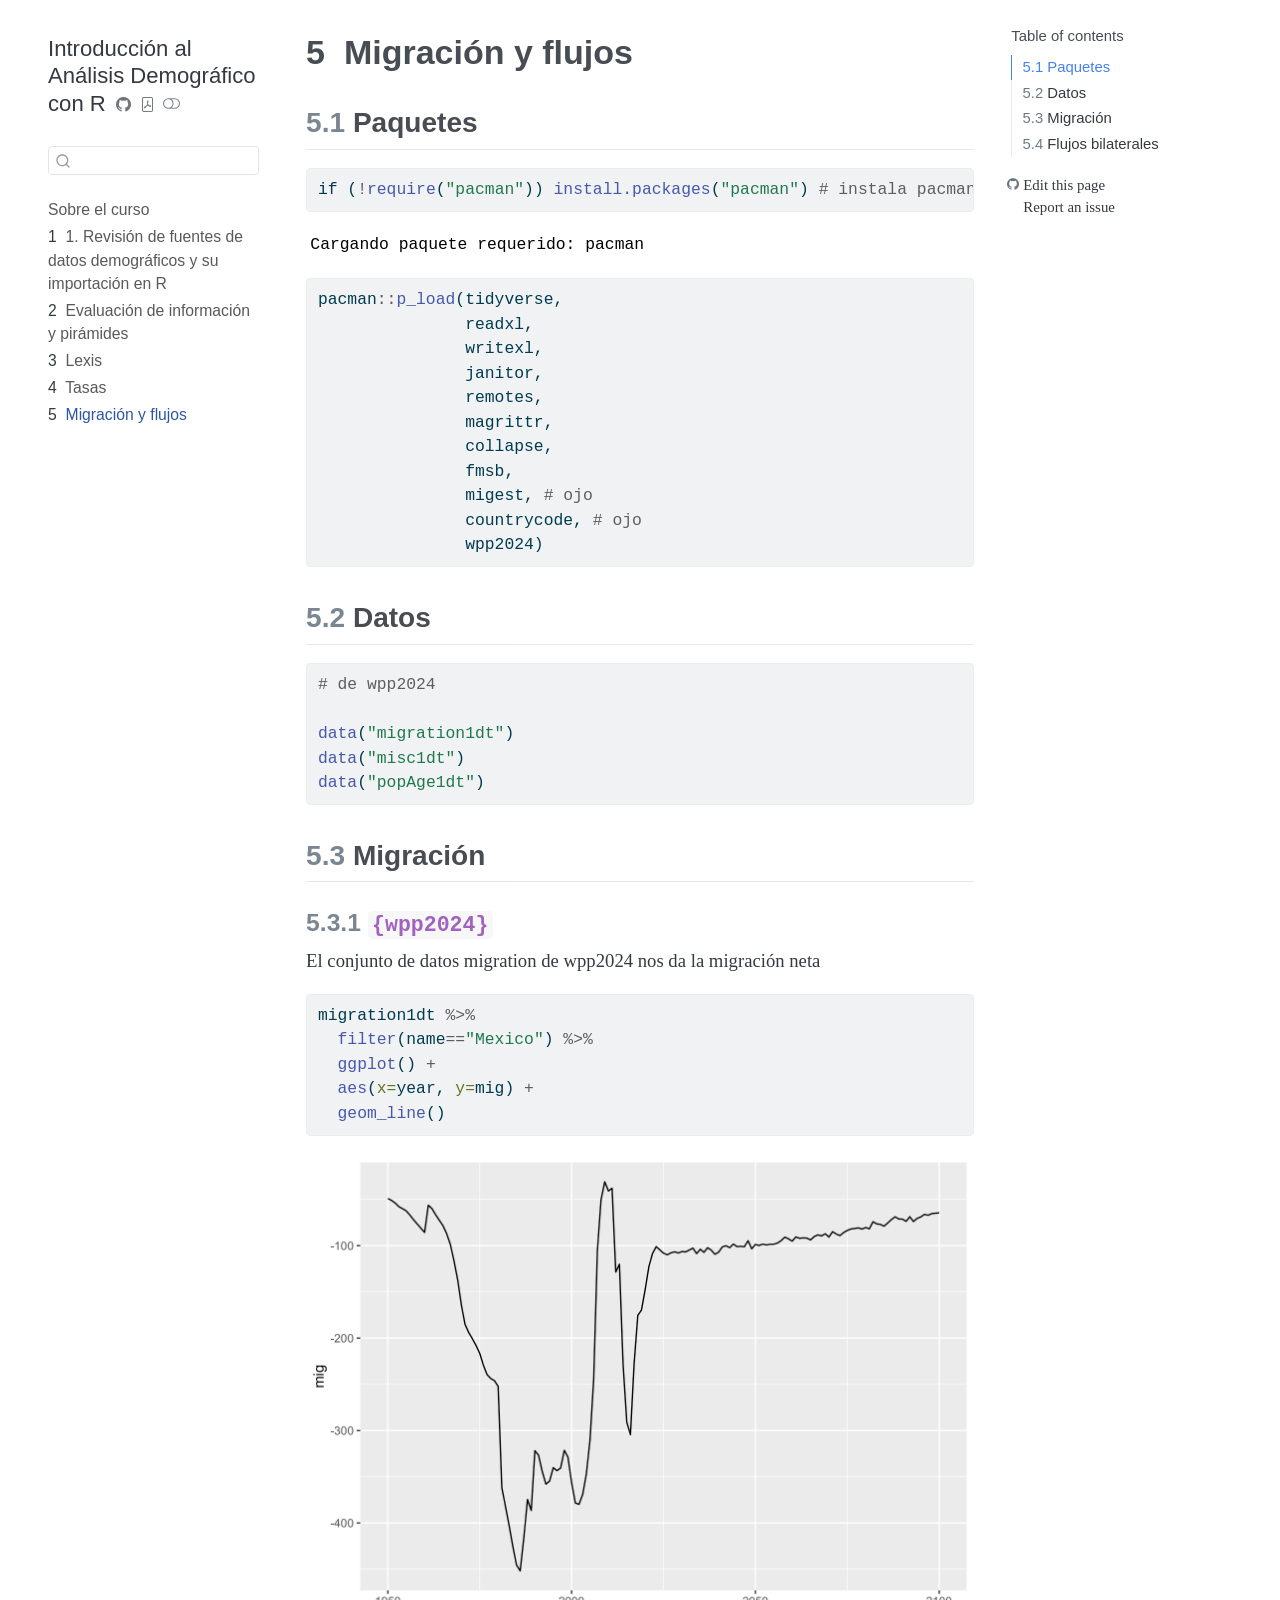
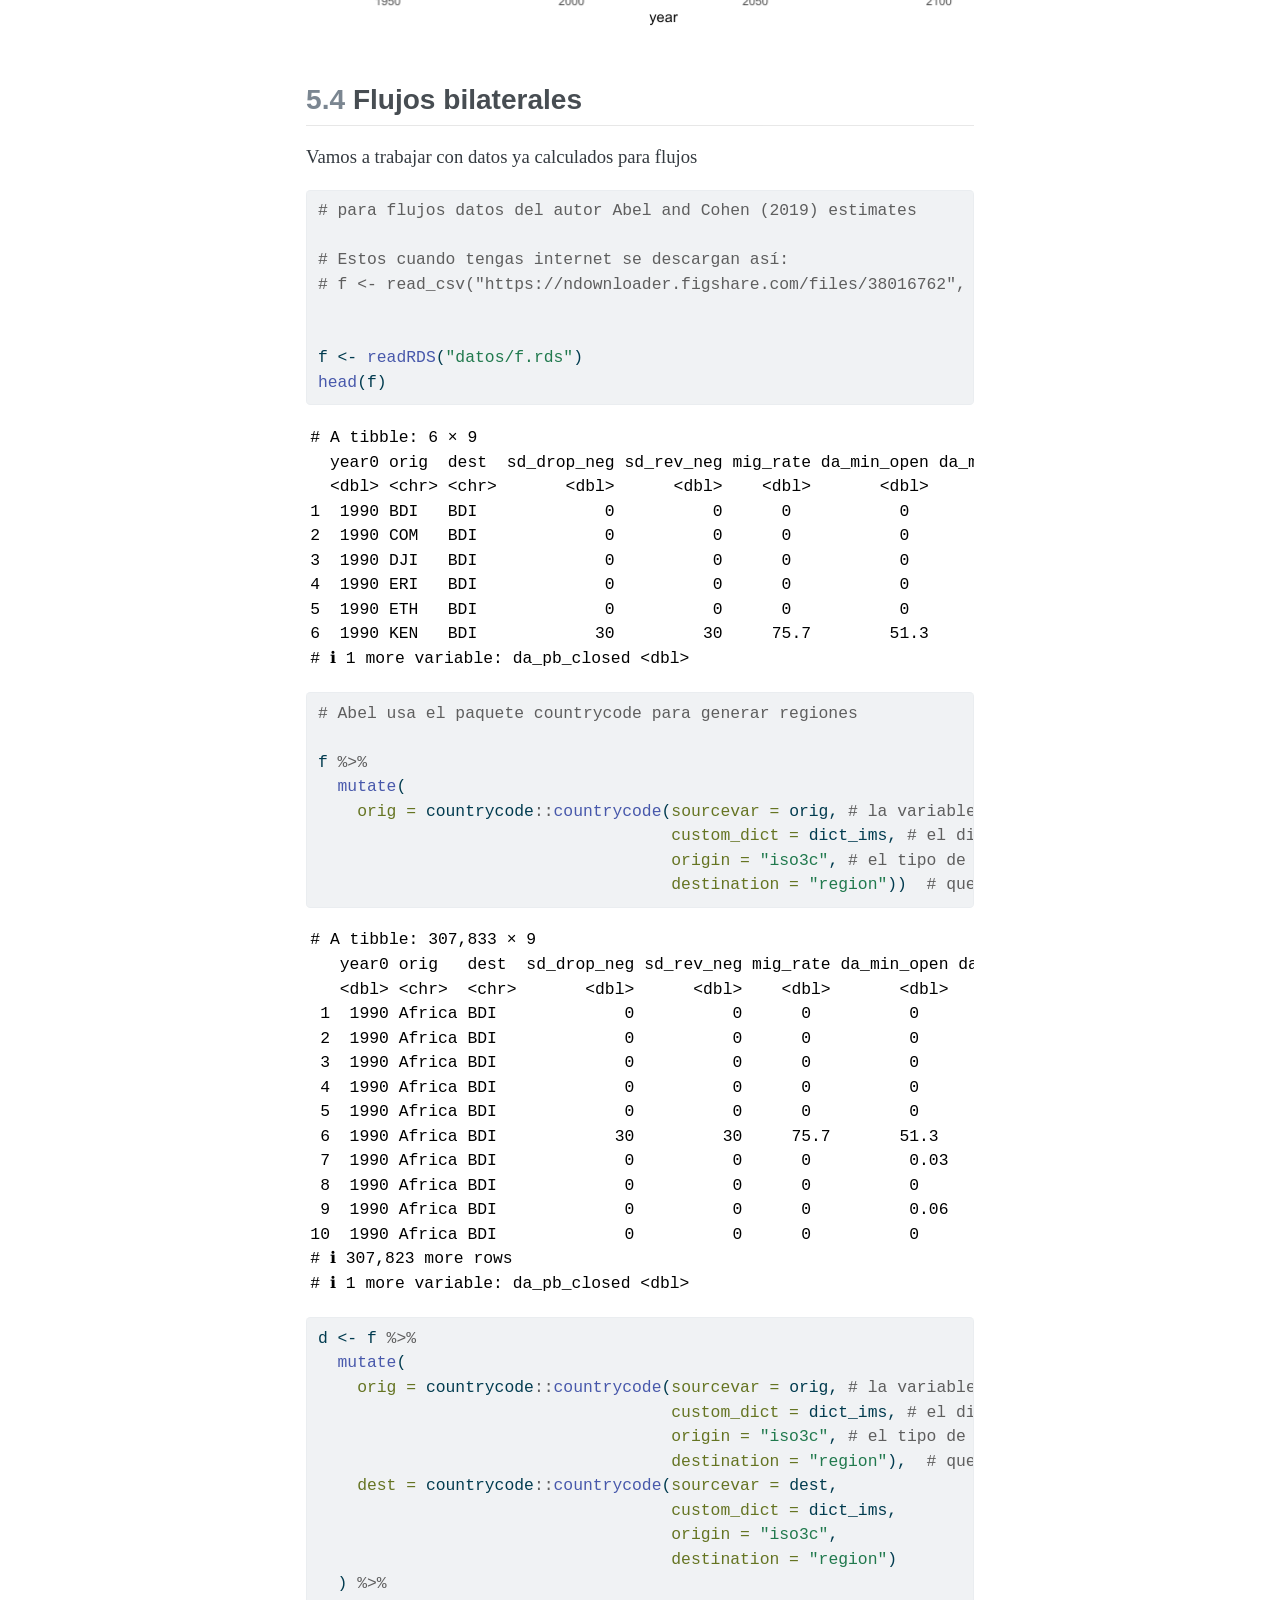
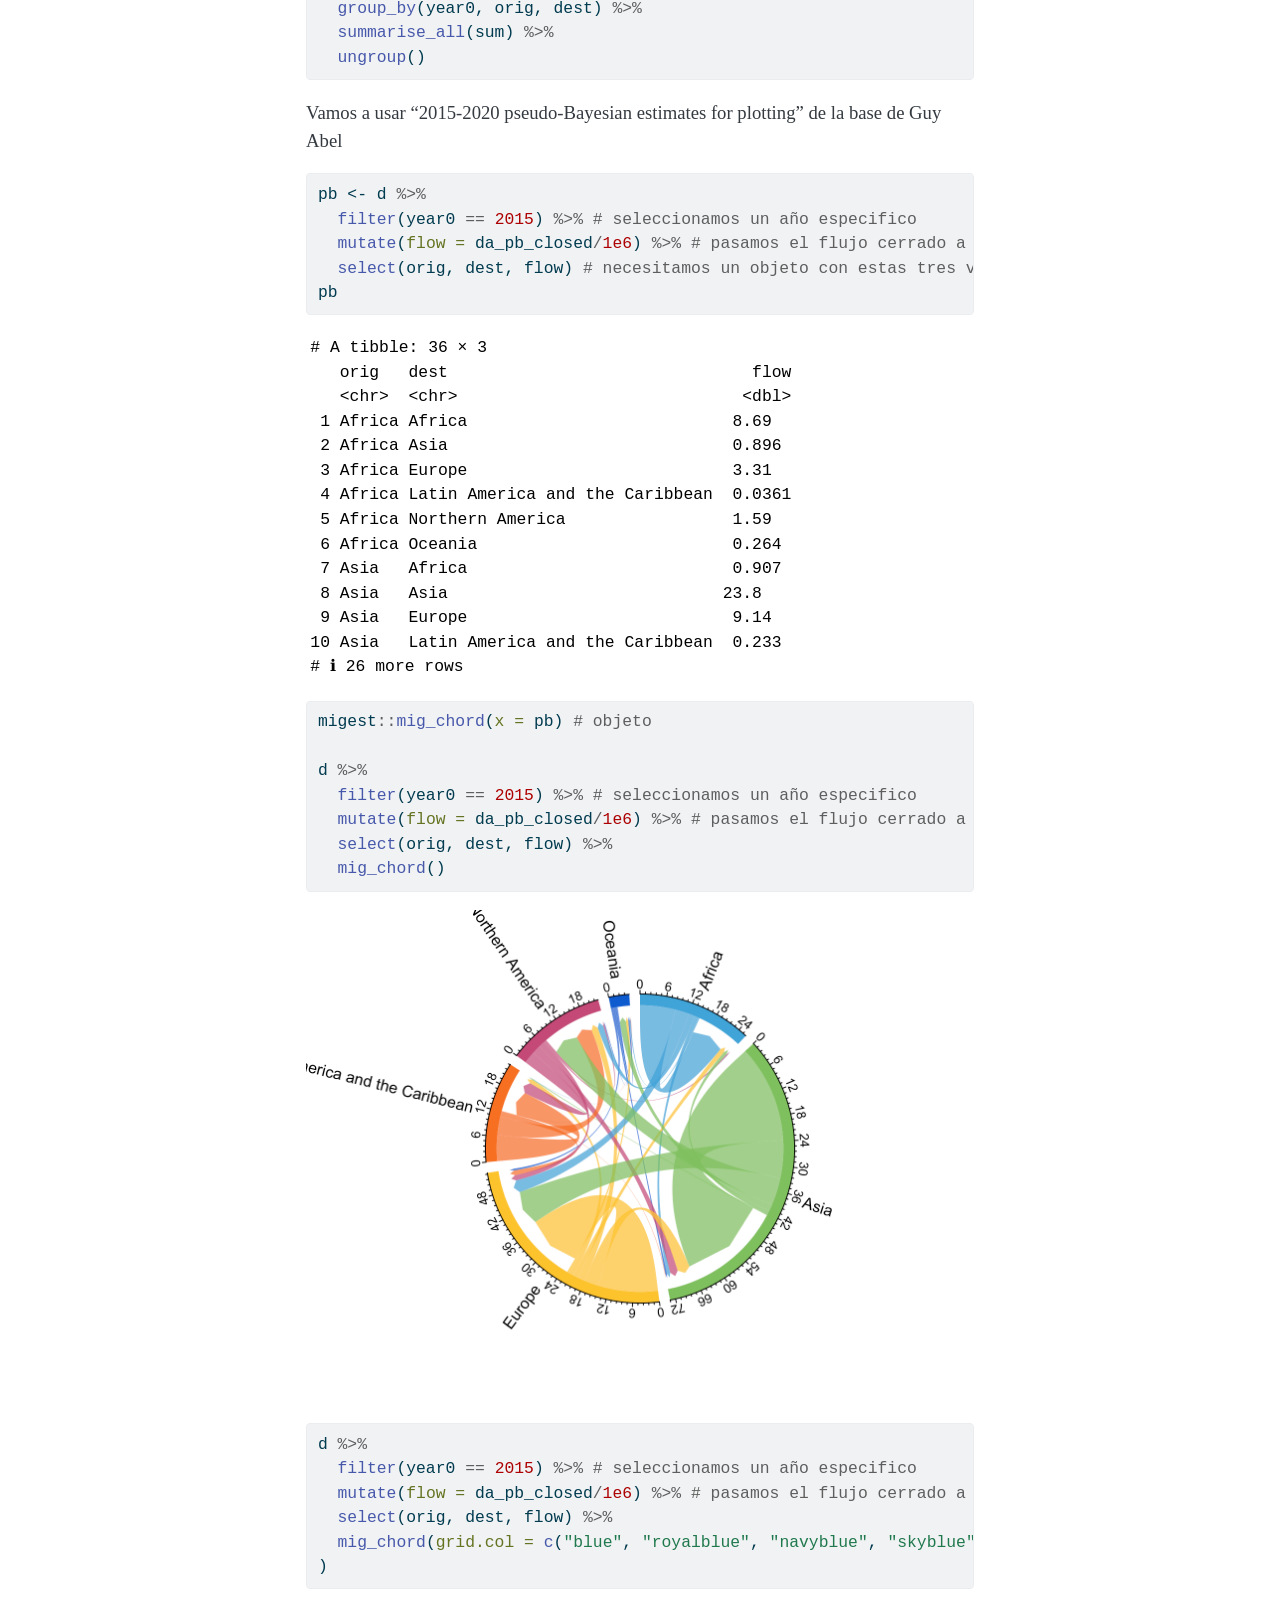
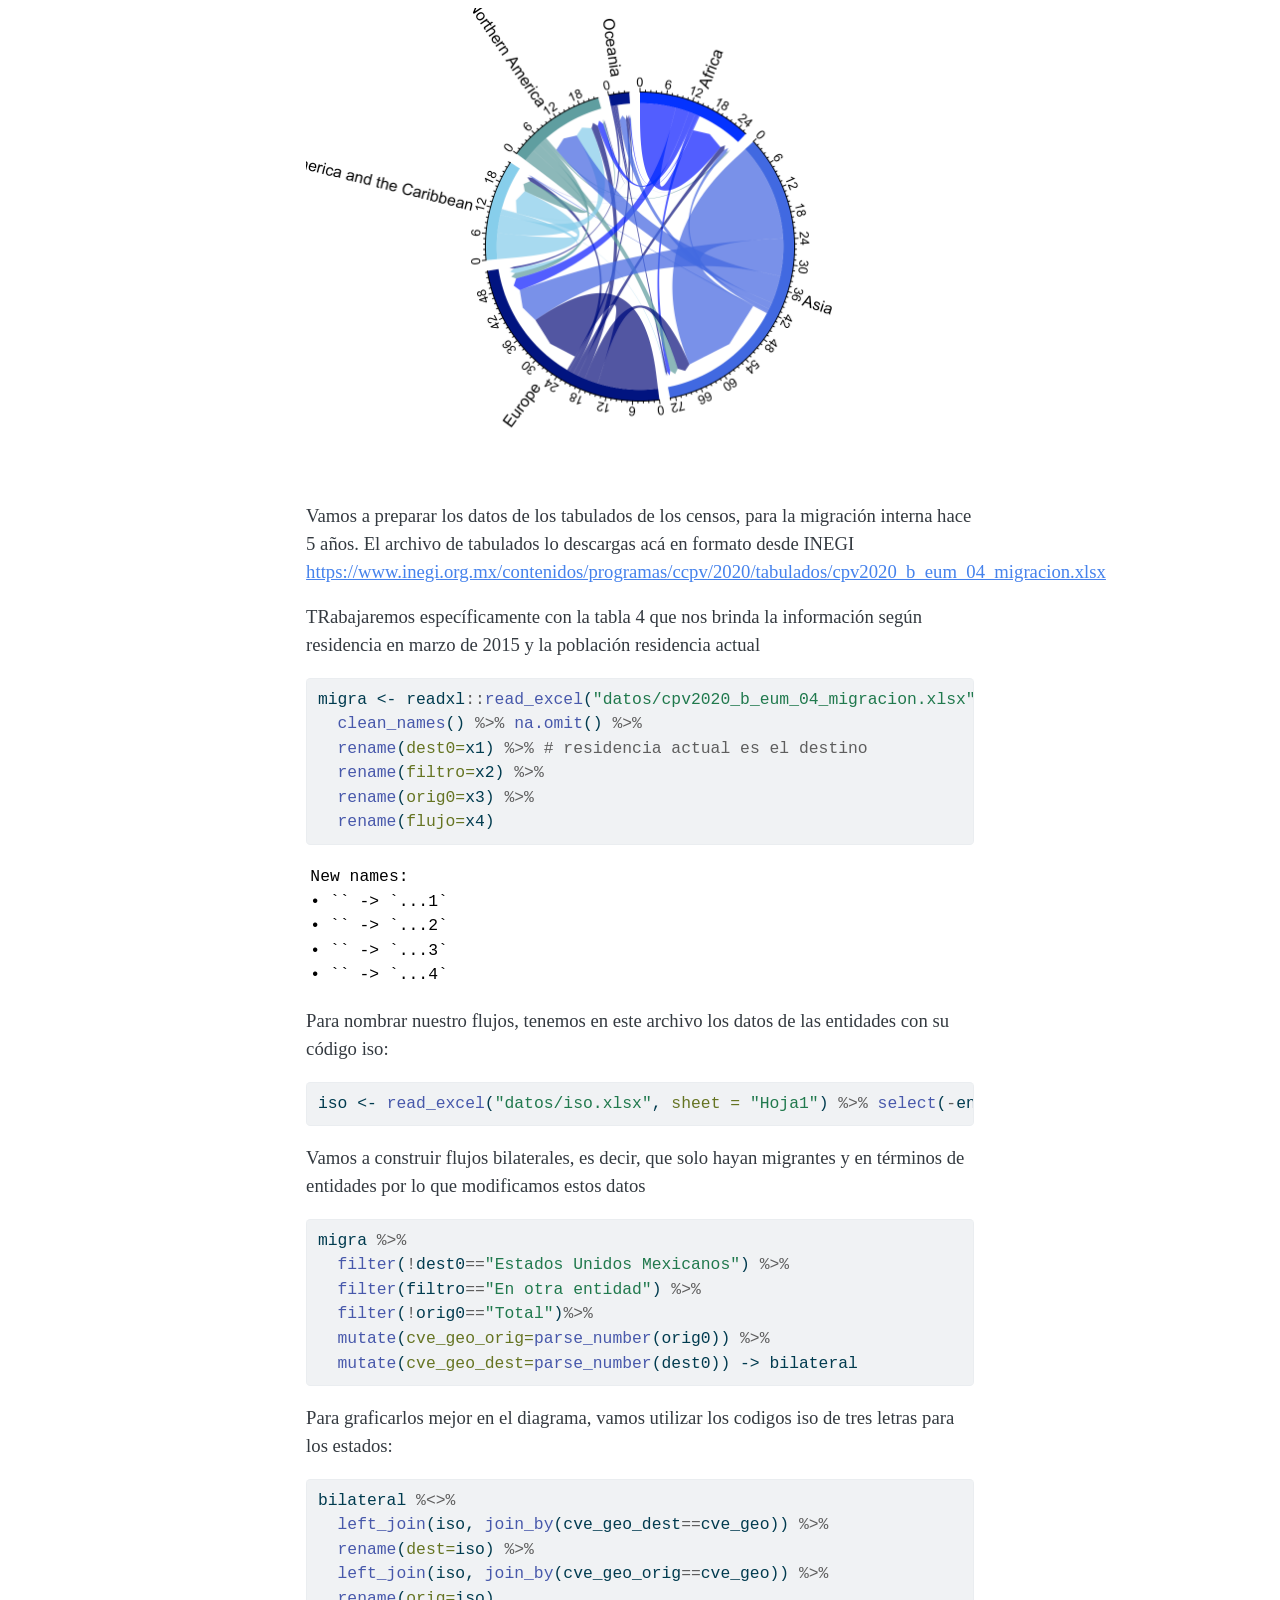
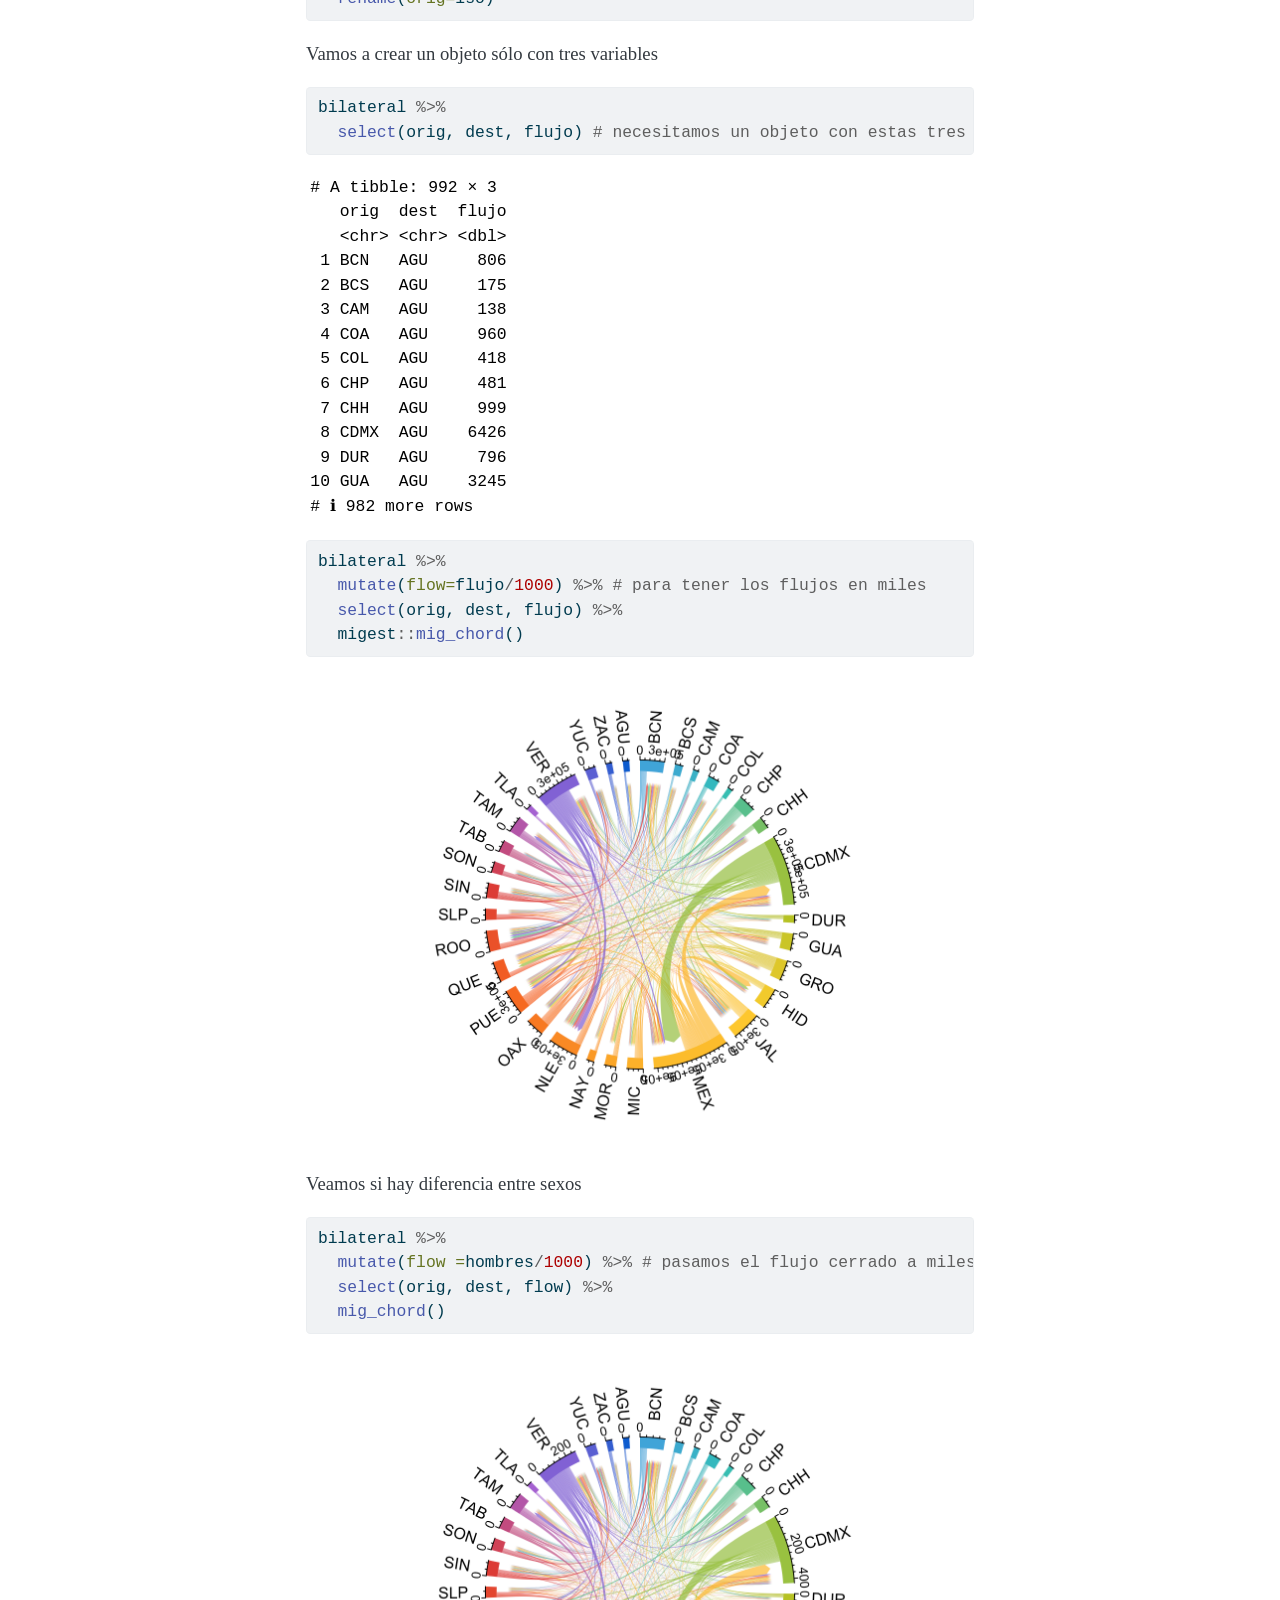
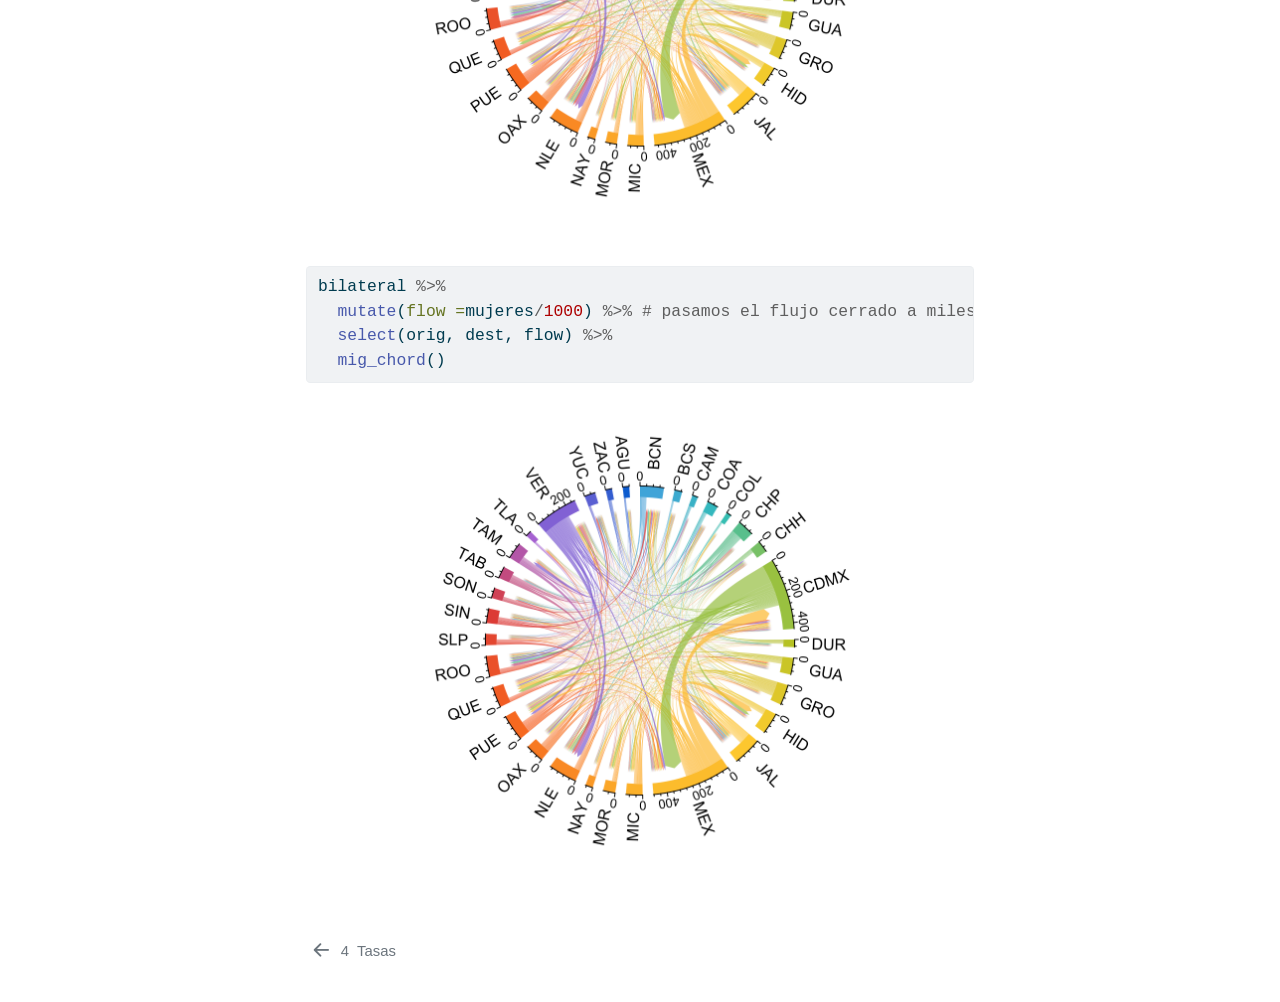
<file: docs/P5.html>
<!DOCTYPE html>
<html xmlns="http://www.w3.org/1999/xhtml" lang="en" xml:lang="en"><head>

<meta charset="utf-8">
<meta name="generator" content="quarto-1.3.361">

<meta name="viewport" content="width=device-width, initial-scale=1.0, user-scalable=yes">


<title>Introducción al Análisis Demográfico con R - 5&nbsp; Migración y flujos</title>
<style>
code{white-space: pre-wrap;}
span.smallcaps{font-variant: small-caps;}
div.columns{display: flex; gap: min(4vw, 1.5em);}
div.column{flex: auto; overflow-x: auto;}
div.hanging-indent{margin-left: 1.5em; text-indent: -1.5em;}
ul.task-list{list-style: none;}
ul.task-list li input[type="checkbox"] {
  width: 0.8em;
  margin: 0 0.8em 0.2em -1em; /* quarto-specific, see https://github.com/quarto-dev/quarto-cli/issues/4556 */ 
  vertical-align: middle;
}
/* CSS for syntax highlighting */
pre > code.sourceCode { white-space: pre; position: relative; }
pre > code.sourceCode > span { display: inline-block; line-height: 1.25; }
pre > code.sourceCode > span:empty { height: 1.2em; }
.sourceCode { overflow: visible; }
code.sourceCode > span { color: inherit; text-decoration: inherit; }
div.sourceCode { margin: 1em 0; }
pre.sourceCode { margin: 0; }
@media screen {
div.sourceCode { overflow: auto; }
}
@media print {
pre > code.sourceCode { white-space: pre-wrap; }
pre > code.sourceCode > span { text-indent: -5em; padding-left: 5em; }
}
pre.numberSource code
  { counter-reset: source-line 0; }
pre.numberSource code > span
  { position: relative; left: -4em; counter-increment: source-line; }
pre.numberSource code > span > a:first-child::before
  { content: counter(source-line);
    position: relative; left: -1em; text-align: right; vertical-align: baseline;
    border: none; display: inline-block;
    -webkit-touch-callout: none; -webkit-user-select: none;
    -khtml-user-select: none; -moz-user-select: none;
    -ms-user-select: none; user-select: none;
    padding: 0 4px; width: 4em;
  }
pre.numberSource { margin-left: 3em;  padding-left: 4px; }
div.sourceCode
  {   }
@media screen {
pre > code.sourceCode > span > a:first-child::before { text-decoration: underline; }
}
</style>


<script src="site_libs/quarto-nav/quarto-nav.js"></script>
<script src="site_libs/quarto-nav/headroom.min.js"></script>
<script src="site_libs/clipboard/clipboard.min.js"></script>
<script src="site_libs/quarto-search/autocomplete.umd.js"></script>
<script src="site_libs/quarto-search/fuse.min.js"></script>
<script src="site_libs/quarto-search/quarto-search.js"></script>
<meta name="quarto:offset" content="./">
<link href="./P4.html" rel="prev">
<script src="site_libs/quarto-html/quarto.js"></script>
<script src="site_libs/quarto-html/popper.min.js"></script>
<script src="site_libs/quarto-html/tippy.umd.min.js"></script>
<script src="site_libs/quarto-html/anchor.min.js"></script>
<link href="site_libs/quarto-html/tippy.css" rel="stylesheet">
<link href="site_libs/quarto-html/quarto-syntax-highlighting.css" rel="stylesheet" class="quarto-color-scheme" id="quarto-text-highlighting-styles">
<link href="site_libs/quarto-html/quarto-syntax-highlighting-dark.css" rel="prefetch" class="quarto-color-scheme quarto-color-alternate" id="quarto-text-highlighting-styles">
<script src="site_libs/bootstrap/bootstrap.min.js"></script>
<link href="site_libs/bootstrap/bootstrap-icons.css" rel="stylesheet">
<link href="site_libs/bootstrap/bootstrap.min.css" rel="stylesheet" class="quarto-color-scheme" id="quarto-bootstrap" data-mode="light">
<link href="site_libs/bootstrap/bootstrap-dark.min.css" rel="prefetch" class="quarto-color-scheme quarto-color-alternate" id="quarto-bootstrap" data-mode="dark">
<script id="quarto-search-options" type="application/json">{
  "location": "sidebar",
  "copy-button": false,
  "collapse-after": 3,
  "panel-placement": "start",
  "type": "textbox",
  "limit": 20,
  "language": {
    "search-no-results-text": "No results",
    "search-matching-documents-text": "matching documents",
    "search-copy-link-title": "Copy link to search",
    "search-hide-matches-text": "Hide additional matches",
    "search-more-match-text": "more match in this document",
    "search-more-matches-text": "more matches in this document",
    "search-clear-button-title": "Clear",
    "search-detached-cancel-button-title": "Cancel",
    "search-submit-button-title": "Submit",
    "search-label": "Search"
  }
}</script>


</head>

<body class="nav-sidebar floating">

<div id="quarto-search-results"></div>
  <header id="quarto-header" class="headroom fixed-top">
  <nav class="quarto-secondary-nav">
    <div class="container-fluid d-flex">
      <button type="button" class="quarto-btn-toggle btn" data-bs-toggle="collapse" data-bs-target="#quarto-sidebar,#quarto-sidebar-glass" aria-controls="quarto-sidebar" aria-expanded="false" aria-label="Toggle sidebar navigation" onclick="if (window.quartoToggleHeadroom) { window.quartoToggleHeadroom(); }">
        <i class="bi bi-layout-text-sidebar-reverse"></i>
      </button>
      <nav class="quarto-page-breadcrumbs" aria-label="breadcrumb"><ol class="breadcrumb"><li class="breadcrumb-item"><a href="./P5.html"><span class="chapter-number">5</span>&nbsp; <span class="chapter-title">Migración y flujos</span></a></li></ol></nav>
      <a class="flex-grow-1" role="button" data-bs-toggle="collapse" data-bs-target="#quarto-sidebar,#quarto-sidebar-glass" aria-controls="quarto-sidebar" aria-expanded="false" aria-label="Toggle sidebar navigation" onclick="if (window.quartoToggleHeadroom) { window.quartoToggleHeadroom(); }">      
      </a>
      <button type="button" class="btn quarto-search-button" aria-label="" onclick="window.quartoOpenSearch();">
        <i class="bi bi-search"></i>
      </button>
    </div>
  </nav>
</header>
<!-- content -->
<div id="quarto-content" class="quarto-container page-columns page-rows-contents page-layout-article">
<!-- sidebar -->
  <nav id="quarto-sidebar" class="sidebar collapse collapse-horizontal sidebar-navigation floating overflow-auto">
    <div class="pt-lg-2 mt-2 text-left sidebar-header">
    <div class="sidebar-title mb-0 py-0">
      <a href="./">Introducción al Análisis Demográfico con R</a> 
        <div class="sidebar-tools-main tools-wide">
    <a href="https://github.com/aniuxa/r_intro_ad2025/" title="Source Code" class="quarto-navigation-tool px-1" aria-label="Source Code"><i class="bi bi-github"></i></a>
    <a href="./Introducción-al-Análisis-Demográfico-con-R.pdf" title="Download PDF" class="quarto-navigation-tool px-1" aria-label="Download PDF"><i class="bi bi-file-pdf"></i></a>
  <a href="" class="quarto-color-scheme-toggle quarto-navigation-tool  px-1" onclick="window.quartoToggleColorScheme(); return false;" title="Toggle dark mode"><i class="bi"></i></a>
</div>
    </div>
      </div>
        <div class="mt-2 flex-shrink-0 align-items-center">
        <div class="sidebar-search">
        <div id="quarto-search" class="" title="Search"></div>
        </div>
        </div>
    <div class="sidebar-menu-container"> 
    <ul class="list-unstyled mt-1">
        <li class="sidebar-item">
  <div class="sidebar-item-container"> 
  <a href="./index.html" class="sidebar-item-text sidebar-link">
 <span class="menu-text">Sobre el curso</span></a>
  </div>
</li>
        <li class="sidebar-item">
  <div class="sidebar-item-container"> 
  <a href="./P1.html" class="sidebar-item-text sidebar-link">
 <span class="menu-text"><span class="chapter-number">1</span>&nbsp; <span class="chapter-title">1. Revisión de fuentes de datos demográficos y su importación en R</span></span></a>
  </div>
</li>
        <li class="sidebar-item">
  <div class="sidebar-item-container"> 
  <a href="./P2.html" class="sidebar-item-text sidebar-link">
 <span class="menu-text"><span class="chapter-number">2</span>&nbsp; <span class="chapter-title">Evaluación de información y pirámides</span></span></a>
  </div>
</li>
        <li class="sidebar-item">
  <div class="sidebar-item-container"> 
  <a href="./P3.html" class="sidebar-item-text sidebar-link">
 <span class="menu-text"><span class="chapter-number">3</span>&nbsp; <span class="chapter-title">Lexis</span></span></a>
  </div>
</li>
        <li class="sidebar-item">
  <div class="sidebar-item-container"> 
  <a href="./P4.html" class="sidebar-item-text sidebar-link">
 <span class="menu-text"><span class="chapter-number">4</span>&nbsp; <span class="chapter-title">Tasas</span></span></a>
  </div>
</li>
        <li class="sidebar-item">
  <div class="sidebar-item-container"> 
  <a href="./P5.html" class="sidebar-item-text sidebar-link active">
 <span class="menu-text"><span class="chapter-number">5</span>&nbsp; <span class="chapter-title">Migración y flujos</span></span></a>
  </div>
</li>
    </ul>
    </div>
</nav>
<div id="quarto-sidebar-glass" data-bs-toggle="collapse" data-bs-target="#quarto-sidebar,#quarto-sidebar-glass"></div>
<!-- margin-sidebar -->
    <div id="quarto-margin-sidebar" class="sidebar margin-sidebar">
        <nav id="TOC" role="doc-toc" class="toc-active">
    <h2 id="toc-title">Table of contents</h2>
   
  <ul>
  <li><a href="#paquetes" id="toc-paquetes" class="nav-link active" data-scroll-target="#paquetes"><span class="header-section-number">5.1</span> Paquetes</a></li>
  <li><a href="#datos" id="toc-datos" class="nav-link" data-scroll-target="#datos"><span class="header-section-number">5.2</span> Datos</a></li>
  <li><a href="#migración" id="toc-migración" class="nav-link" data-scroll-target="#migración"><span class="header-section-number">5.3</span> Migración</a>
  <ul class="collapse">
  <li><a href="#wpp2024" id="toc-wpp2024" class="nav-link" data-scroll-target="#wpp2024"><span class="header-section-number">5.3.1</span> <code>{wpp2024}</code></a></li>
  </ul></li>
  <li><a href="#flujos-bilaterales" id="toc-flujos-bilaterales" class="nav-link" data-scroll-target="#flujos-bilaterales"><span class="header-section-number">5.4</span> Flujos bilaterales</a></li>
  </ul>
<div class="toc-actions"><div><i class="bi bi-github"></i></div><div class="action-links"><p><a href="https://github.com/aniuxa/r_intro_ad2025/edit/main/P5.qmd" class="toc-action">Edit this page</a></p><p><a href="https://github.com/aniuxa/r_intro_ad2025/issues/new" class="toc-action">Report an issue</a></p></div></div></nav>
    </div>
<!-- main -->
<main class="content" id="quarto-document-content">

<header id="title-block-header" class="quarto-title-block default">
<div class="quarto-title">
<h1 class="title"><span class="chapter-number">5</span>&nbsp; <span class="chapter-title">Migración y flujos</span></h1>
</div>



<div class="quarto-title-meta">

    
  
    
  </div>
  

</header>

<section id="paquetes" class="level2" data-number="5.1">
<h2 data-number="5.1" class="anchored" data-anchor-id="paquetes"><span class="header-section-number">5.1</span> Paquetes</h2>
<div class="cell">
<div class="sourceCode cell-code" id="cb1"><pre class="sourceCode r code-with-copy"><code class="sourceCode r"><span id="cb1-1"><a href="#cb1-1" aria-hidden="true" tabindex="-1"></a><span class="cf">if</span> (<span class="sc">!</span><span class="fu">require</span>(<span class="st">"pacman"</span>)) <span class="fu">install.packages</span>(<span class="st">"pacman"</span>) <span class="co"># instala pacman si se requiere</span></span></code><button title="Copy to Clipboard" class="code-copy-button"><i class="bi"></i></button></pre></div>
<div class="cell-output cell-output-stderr">
<pre><code>Cargando paquete requerido: pacman</code></pre>
</div>
<div class="sourceCode cell-code" id="cb3"><pre class="sourceCode r code-with-copy"><code class="sourceCode r"><span id="cb3-1"><a href="#cb3-1" aria-hidden="true" tabindex="-1"></a>pacman<span class="sc">::</span><span class="fu">p_load</span>(tidyverse,</span>
<span id="cb3-2"><a href="#cb3-2" aria-hidden="true" tabindex="-1"></a>               readxl, </span>
<span id="cb3-3"><a href="#cb3-3" aria-hidden="true" tabindex="-1"></a>               writexl,</span>
<span id="cb3-4"><a href="#cb3-4" aria-hidden="true" tabindex="-1"></a>               janitor,</span>
<span id="cb3-5"><a href="#cb3-5" aria-hidden="true" tabindex="-1"></a>               remotes,</span>
<span id="cb3-6"><a href="#cb3-6" aria-hidden="true" tabindex="-1"></a>               magrittr,</span>
<span id="cb3-7"><a href="#cb3-7" aria-hidden="true" tabindex="-1"></a>               collapse,</span>
<span id="cb3-8"><a href="#cb3-8" aria-hidden="true" tabindex="-1"></a>               fmsb,</span>
<span id="cb3-9"><a href="#cb3-9" aria-hidden="true" tabindex="-1"></a>               migest, <span class="co"># ojo</span></span>
<span id="cb3-10"><a href="#cb3-10" aria-hidden="true" tabindex="-1"></a>               countrycode, <span class="co"># ojo</span></span>
<span id="cb3-11"><a href="#cb3-11" aria-hidden="true" tabindex="-1"></a>               wpp2024) </span></code><button title="Copy to Clipboard" class="code-copy-button"><i class="bi"></i></button></pre></div>
</div>
</section>
<section id="datos" class="level2" data-number="5.2">
<h2 data-number="5.2" class="anchored" data-anchor-id="datos"><span class="header-section-number">5.2</span> Datos</h2>
<div class="cell">
<div class="sourceCode cell-code" id="cb4"><pre class="sourceCode r code-with-copy"><code class="sourceCode r"><span id="cb4-1"><a href="#cb4-1" aria-hidden="true" tabindex="-1"></a><span class="co"># de wpp2024</span></span>
<span id="cb4-2"><a href="#cb4-2" aria-hidden="true" tabindex="-1"></a></span>
<span id="cb4-3"><a href="#cb4-3" aria-hidden="true" tabindex="-1"></a><span class="fu">data</span>(<span class="st">"migration1dt"</span>)</span>
<span id="cb4-4"><a href="#cb4-4" aria-hidden="true" tabindex="-1"></a><span class="fu">data</span>(<span class="st">"misc1dt"</span>)</span>
<span id="cb4-5"><a href="#cb4-5" aria-hidden="true" tabindex="-1"></a><span class="fu">data</span>(<span class="st">"popAge1dt"</span>)</span></code><button title="Copy to Clipboard" class="code-copy-button"><i class="bi"></i></button></pre></div>
</div>
</section>
<section id="migración" class="level2" data-number="5.3">
<h2 data-number="5.3" class="anchored" data-anchor-id="migración"><span class="header-section-number">5.3</span> Migración</h2>
<section id="wpp2024" class="level3" data-number="5.3.1">
<h3 data-number="5.3.1" class="anchored" data-anchor-id="wpp2024"><span class="header-section-number">5.3.1</span> <code>{wpp2024}</code></h3>
<p>El conjunto de datos migration de wpp2024 nos da la migración neta</p>
<div class="cell">
<div class="sourceCode cell-code" id="cb5"><pre class="sourceCode r code-with-copy"><code class="sourceCode r"><span id="cb5-1"><a href="#cb5-1" aria-hidden="true" tabindex="-1"></a>migration1dt <span class="sc">%&gt;%</span> </span>
<span id="cb5-2"><a href="#cb5-2" aria-hidden="true" tabindex="-1"></a>  <span class="fu">filter</span>(name<span class="sc">==</span><span class="st">"Mexico"</span>) <span class="sc">%&gt;%</span> </span>
<span id="cb5-3"><a href="#cb5-3" aria-hidden="true" tabindex="-1"></a>  <span class="fu">ggplot</span>() <span class="sc">+</span></span>
<span id="cb5-4"><a href="#cb5-4" aria-hidden="true" tabindex="-1"></a>  <span class="fu">aes</span>(<span class="at">x=</span>year, <span class="at">y=</span>mig) <span class="sc">+</span></span>
<span id="cb5-5"><a href="#cb5-5" aria-hidden="true" tabindex="-1"></a>  <span class="fu">geom_line</span>()</span></code><button title="Copy to Clipboard" class="code-copy-button"><i class="bi"></i></button></pre></div>
<div class="cell-output-display">
<p><img src="P5_files/figure-html/unnamed-chunk-3-1.png" class="img-fluid" width="672"></p>
</div>
</div>
</section>
</section>
<section id="flujos-bilaterales" class="level2" data-number="5.4">
<h2 data-number="5.4" class="anchored" data-anchor-id="flujos-bilaterales"><span class="header-section-number">5.4</span> Flujos bilaterales</h2>
<p>Vamos a trabajar con datos ya calculados para flujos</p>
<div class="cell">
<div class="sourceCode cell-code" id="cb6"><pre class="sourceCode r code-with-copy"><code class="sourceCode r"><span id="cb6-1"><a href="#cb6-1" aria-hidden="true" tabindex="-1"></a><span class="co"># para flujos datos del autor Abel and Cohen (2019) estimates</span></span>
<span id="cb6-2"><a href="#cb6-2" aria-hidden="true" tabindex="-1"></a></span>
<span id="cb6-3"><a href="#cb6-3" aria-hidden="true" tabindex="-1"></a><span class="co"># Estos cuando tengas internet se descargan así:</span></span>
<span id="cb6-4"><a href="#cb6-4" aria-hidden="true" tabindex="-1"></a><span class="co"># f &lt;- read_csv("https://ndownloader.figshare.com/files/38016762", show_col_types = FALSE)</span></span>
<span id="cb6-5"><a href="#cb6-5" aria-hidden="true" tabindex="-1"></a></span>
<span id="cb6-6"><a href="#cb6-6" aria-hidden="true" tabindex="-1"></a></span>
<span id="cb6-7"><a href="#cb6-7" aria-hidden="true" tabindex="-1"></a>f <span class="ot">&lt;-</span> <span class="fu">readRDS</span>(<span class="st">"datos/f.rds"</span>)</span>
<span id="cb6-8"><a href="#cb6-8" aria-hidden="true" tabindex="-1"></a><span class="fu">head</span>(f)</span></code><button title="Copy to Clipboard" class="code-copy-button"><i class="bi"></i></button></pre></div>
<div class="cell-output cell-output-stdout">
<pre><code># A tibble: 6 × 9
  year0 orig  dest  sd_drop_neg sd_rev_neg mig_rate da_min_open da_min_closed
  &lt;dbl&gt; &lt;chr&gt; &lt;chr&gt;       &lt;dbl&gt;      &lt;dbl&gt;    &lt;dbl&gt;       &lt;dbl&gt;         &lt;dbl&gt;
1  1990 BDI   BDI             0          0      0           0              0 
2  1990 COM   BDI             0          0      0           0              0 
3  1990 DJI   BDI             0          0      0           0              0 
4  1990 ERI   BDI             0          0      0           0              0 
5  1990 ETH   BDI             0          0      0           0              0 
6  1990 KEN   BDI            30         30     75.7        51.3          207.
# ℹ 1 more variable: da_pb_closed &lt;dbl&gt;</code></pre>
</div>
<div class="sourceCode cell-code" id="cb8"><pre class="sourceCode r code-with-copy"><code class="sourceCode r"><span id="cb8-1"><a href="#cb8-1" aria-hidden="true" tabindex="-1"></a><span class="co"># Abel usa el paquete countrycode para generar regiones</span></span>
<span id="cb8-2"><a href="#cb8-2" aria-hidden="true" tabindex="-1"></a></span>
<span id="cb8-3"><a href="#cb8-3" aria-hidden="true" tabindex="-1"></a>f <span class="sc">%&gt;%</span></span>
<span id="cb8-4"><a href="#cb8-4" aria-hidden="true" tabindex="-1"></a>  <span class="fu">mutate</span>(</span>
<span id="cb8-5"><a href="#cb8-5" aria-hidden="true" tabindex="-1"></a>    <span class="at">orig =</span> countrycode<span class="sc">::</span><span class="fu">countrycode</span>(<span class="at">sourcevar =</span> orig, <span class="co"># la variable de origen que tiene códigos</span></span>
<span id="cb8-6"><a href="#cb8-6" aria-hidden="true" tabindex="-1"></a>                                    <span class="at">custom_dict =</span> dict_ims, <span class="co"># el diccionario a usar</span></span>
<span id="cb8-7"><a href="#cb8-7" aria-hidden="true" tabindex="-1"></a>                                    <span class="at">origin =</span> <span class="st">"iso3c"</span>, <span class="co"># el tipo de abreviatura</span></span>
<span id="cb8-8"><a href="#cb8-8" aria-hidden="true" tabindex="-1"></a>                                    <span class="at">destination =</span> <span class="st">"region"</span>))  <span class="co"># que nos va a regresar</span></span></code><button title="Copy to Clipboard" class="code-copy-button"><i class="bi"></i></button></pre></div>
<div class="cell-output cell-output-stdout">
<pre><code># A tibble: 307,833 × 9
   year0 orig   dest  sd_drop_neg sd_rev_neg mig_rate da_min_open da_min_closed
   &lt;dbl&gt; &lt;chr&gt;  &lt;chr&gt;       &lt;dbl&gt;      &lt;dbl&gt;    &lt;dbl&gt;       &lt;dbl&gt;         &lt;dbl&gt;
 1  1990 Africa BDI             0          0      0          0               0 
 2  1990 Africa BDI             0          0      0          0               0 
 3  1990 Africa BDI             0          0      0          0               0 
 4  1990 Africa BDI             0          0      0          0               0 
 5  1990 Africa BDI             0          0      0          0               0 
 6  1990 Africa BDI            30         30     75.7       51.3           207.
 7  1990 Africa BDI             0          0      0          0.03            0 
 8  1990 Africa BDI             0          0      0          0               0 
 9  1990 Africa BDI             0          0      0          0.06            0 
10  1990 Africa BDI             0          0      0          0               0 
# ℹ 307,823 more rows
# ℹ 1 more variable: da_pb_closed &lt;dbl&gt;</code></pre>
</div>
<div class="sourceCode cell-code" id="cb10"><pre class="sourceCode r code-with-copy"><code class="sourceCode r"><span id="cb10-1"><a href="#cb10-1" aria-hidden="true" tabindex="-1"></a>d <span class="ot">&lt;-</span> f <span class="sc">%&gt;%</span></span>
<span id="cb10-2"><a href="#cb10-2" aria-hidden="true" tabindex="-1"></a>  <span class="fu">mutate</span>(</span>
<span id="cb10-3"><a href="#cb10-3" aria-hidden="true" tabindex="-1"></a>    <span class="at">orig =</span> countrycode<span class="sc">::</span><span class="fu">countrycode</span>(<span class="at">sourcevar =</span> orig, <span class="co"># la variable de origen que tiene códigos</span></span>
<span id="cb10-4"><a href="#cb10-4" aria-hidden="true" tabindex="-1"></a>                                    <span class="at">custom_dict =</span> dict_ims, <span class="co"># el diccionario a usar</span></span>
<span id="cb10-5"><a href="#cb10-5" aria-hidden="true" tabindex="-1"></a>                                    <span class="at">origin =</span> <span class="st">"iso3c"</span>, <span class="co"># el tipo de abreviatura</span></span>
<span id="cb10-6"><a href="#cb10-6" aria-hidden="true" tabindex="-1"></a>                                    <span class="at">destination =</span> <span class="st">"region"</span>),  <span class="co"># que nos va a regresar</span></span>
<span id="cb10-7"><a href="#cb10-7" aria-hidden="true" tabindex="-1"></a>    <span class="at">dest =</span> countrycode<span class="sc">::</span><span class="fu">countrycode</span>(<span class="at">sourcevar =</span> dest, </span>
<span id="cb10-8"><a href="#cb10-8" aria-hidden="true" tabindex="-1"></a>                                    <span class="at">custom_dict =</span> dict_ims,</span>
<span id="cb10-9"><a href="#cb10-9" aria-hidden="true" tabindex="-1"></a>                                    <span class="at">origin =</span> <span class="st">"iso3c"</span>,</span>
<span id="cb10-10"><a href="#cb10-10" aria-hidden="true" tabindex="-1"></a>                                    <span class="at">destination =</span> <span class="st">"region"</span>)</span>
<span id="cb10-11"><a href="#cb10-11" aria-hidden="true" tabindex="-1"></a>  ) <span class="sc">%&gt;%</span></span>
<span id="cb10-12"><a href="#cb10-12" aria-hidden="true" tabindex="-1"></a>  <span class="fu">group_by</span>(year0, orig, dest) <span class="sc">%&gt;%</span></span>
<span id="cb10-13"><a href="#cb10-13" aria-hidden="true" tabindex="-1"></a>  <span class="fu">summarise_all</span>(sum) <span class="sc">%&gt;%</span></span>
<span id="cb10-14"><a href="#cb10-14" aria-hidden="true" tabindex="-1"></a>  <span class="fu">ungroup</span>()</span></code><button title="Copy to Clipboard" class="code-copy-button"><i class="bi"></i></button></pre></div>
</div>
<p>Vamos a usar “2015-2020 pseudo-Bayesian estimates for plotting” de la base de Guy Abel</p>
<div class="cell">
<div class="sourceCode cell-code" id="cb11"><pre class="sourceCode r code-with-copy"><code class="sourceCode r"><span id="cb11-1"><a href="#cb11-1" aria-hidden="true" tabindex="-1"></a>pb <span class="ot">&lt;-</span> d <span class="sc">%&gt;%</span></span>
<span id="cb11-2"><a href="#cb11-2" aria-hidden="true" tabindex="-1"></a>  <span class="fu">filter</span>(year0 <span class="sc">==</span> <span class="dv">2015</span>) <span class="sc">%&gt;%</span> <span class="co"># seleccionamos un año especifico</span></span>
<span id="cb11-3"><a href="#cb11-3" aria-hidden="true" tabindex="-1"></a>  <span class="fu">mutate</span>(<span class="at">flow =</span> da_pb_closed<span class="sc">/</span><span class="fl">1e6</span>) <span class="sc">%&gt;%</span> <span class="co"># pasamos el flujo cerrado a miles</span></span>
<span id="cb11-4"><a href="#cb11-4" aria-hidden="true" tabindex="-1"></a>  <span class="fu">select</span>(orig, dest, flow) <span class="co"># necesitamos un objeto con estas tres variables</span></span>
<span id="cb11-5"><a href="#cb11-5" aria-hidden="true" tabindex="-1"></a>pb</span></code><button title="Copy to Clipboard" class="code-copy-button"><i class="bi"></i></button></pre></div>
<div class="cell-output cell-output-stdout">
<pre><code># A tibble: 36 × 3
   orig   dest                               flow
   &lt;chr&gt;  &lt;chr&gt;                             &lt;dbl&gt;
 1 Africa Africa                           8.69  
 2 Africa Asia                             0.896 
 3 Africa Europe                           3.31  
 4 Africa Latin America and the Caribbean  0.0361
 5 Africa Northern America                 1.59  
 6 Africa Oceania                          0.264 
 7 Asia   Africa                           0.907 
 8 Asia   Asia                            23.8   
 9 Asia   Europe                           9.14  
10 Asia   Latin America and the Caribbean  0.233 
# ℹ 26 more rows</code></pre>
</div>
</div>
<div class="cell">
<div class="sourceCode cell-code" id="cb13"><pre class="sourceCode r code-with-copy"><code class="sourceCode r"><span id="cb13-1"><a href="#cb13-1" aria-hidden="true" tabindex="-1"></a>migest<span class="sc">::</span><span class="fu">mig_chord</span>(<span class="at">x =</span> pb) <span class="co"># objeto</span></span>
<span id="cb13-2"><a href="#cb13-2" aria-hidden="true" tabindex="-1"></a></span>
<span id="cb13-3"><a href="#cb13-3" aria-hidden="true" tabindex="-1"></a>d <span class="sc">%&gt;%</span></span>
<span id="cb13-4"><a href="#cb13-4" aria-hidden="true" tabindex="-1"></a>  <span class="fu">filter</span>(year0 <span class="sc">==</span> <span class="dv">2015</span>) <span class="sc">%&gt;%</span> <span class="co"># seleccionamos un año especifico</span></span>
<span id="cb13-5"><a href="#cb13-5" aria-hidden="true" tabindex="-1"></a>  <span class="fu">mutate</span>(<span class="at">flow =</span> da_pb_closed<span class="sc">/</span><span class="fl">1e6</span>) <span class="sc">%&gt;%</span> <span class="co"># pasamos el flujo cerrado a miles</span></span>
<span id="cb13-6"><a href="#cb13-6" aria-hidden="true" tabindex="-1"></a>  <span class="fu">select</span>(orig, dest, flow) <span class="sc">%&gt;%</span> </span>
<span id="cb13-7"><a href="#cb13-7" aria-hidden="true" tabindex="-1"></a>  <span class="fu">mig_chord</span>()</span></code><button title="Copy to Clipboard" class="code-copy-button"><i class="bi"></i></button></pre></div>
<div class="cell-output-display">
<p><img src="P5_files/figure-html/unnamed-chunk-6-1.png" class="img-fluid" width="672"></p>
</div>
</div>
<div class="cell">
<div class="sourceCode cell-code" id="cb14"><pre class="sourceCode r code-with-copy"><code class="sourceCode r"><span id="cb14-1"><a href="#cb14-1" aria-hidden="true" tabindex="-1"></a>d <span class="sc">%&gt;%</span></span>
<span id="cb14-2"><a href="#cb14-2" aria-hidden="true" tabindex="-1"></a>  <span class="fu">filter</span>(year0 <span class="sc">==</span> <span class="dv">2015</span>) <span class="sc">%&gt;%</span> <span class="co"># seleccionamos un año especifico</span></span>
<span id="cb14-3"><a href="#cb14-3" aria-hidden="true" tabindex="-1"></a>  <span class="fu">mutate</span>(<span class="at">flow =</span> da_pb_closed<span class="sc">/</span><span class="fl">1e6</span>) <span class="sc">%&gt;%</span> <span class="co"># pasamos el flujo cerrado a miles</span></span>
<span id="cb14-4"><a href="#cb14-4" aria-hidden="true" tabindex="-1"></a>  <span class="fu">select</span>(orig, dest, flow) <span class="sc">%&gt;%</span> </span>
<span id="cb14-5"><a href="#cb14-5" aria-hidden="true" tabindex="-1"></a>  <span class="fu">mig_chord</span>(<span class="at">grid.col =</span> <span class="fu">c</span>(<span class="st">"blue"</span>, <span class="st">"royalblue"</span>, <span class="st">"navyblue"</span>, <span class="st">"skyblue"</span>, <span class="st">"cadetblue"</span>, <span class="st">"darkblue"</span>)</span>
<span id="cb14-6"><a href="#cb14-6" aria-hidden="true" tabindex="-1"></a>) </span></code><button title="Copy to Clipboard" class="code-copy-button"><i class="bi"></i></button></pre></div>
<div class="cell-output-display">
<p><img src="P5_files/figure-html/unnamed-chunk-7-1.png" class="img-fluid" width="672"></p>
</div>
</div>
<p>Vamos a preparar los datos de los tabulados de los censos, para la migración interna hace 5 años. El archivo de tabulados lo descargas acá en formato desde INEGI <a href="https://www.inegi.org.mx/contenidos/programas/ccpv/2020/tabulados/cpv2020_b_eum_04_migracion.xlsx" class="uri">https://www.inegi.org.mx/contenidos/programas/ccpv/2020/tabulados/cpv2020_b_eum_04_migracion.xlsx</a></p>
<p>TRabajaremos específicamente con la tabla 4 que nos brinda la información según residencia en marzo de 2015 y la población residencia actual</p>
<div class="cell">
<div class="sourceCode cell-code" id="cb15"><pre class="sourceCode r code-with-copy"><code class="sourceCode r"><span id="cb15-1"><a href="#cb15-1" aria-hidden="true" tabindex="-1"></a>migra <span class="ot">&lt;-</span> readxl<span class="sc">::</span><span class="fu">read_excel</span>(<span class="st">"datos/cpv2020_b_eum_04_migracion.xlsx"</span>, <span class="at">sheet =</span> <span class="st">"04"</span>, <span class="at">skip =</span> <span class="dv">6</span>) <span class="sc">%&gt;%</span></span>
<span id="cb15-2"><a href="#cb15-2" aria-hidden="true" tabindex="-1"></a>  <span class="fu">clean_names</span>() <span class="sc">%&gt;%</span> <span class="fu">na.omit</span>() <span class="sc">%&gt;%</span> </span>
<span id="cb15-3"><a href="#cb15-3" aria-hidden="true" tabindex="-1"></a>  <span class="fu">rename</span>(<span class="at">dest0=</span>x1) <span class="sc">%&gt;%</span> <span class="co"># residencia actual es el destino</span></span>
<span id="cb15-4"><a href="#cb15-4" aria-hidden="true" tabindex="-1"></a>  <span class="fu">rename</span>(<span class="at">filtro=</span>x2) <span class="sc">%&gt;%</span> </span>
<span id="cb15-5"><a href="#cb15-5" aria-hidden="true" tabindex="-1"></a>  <span class="fu">rename</span>(<span class="at">orig0=</span>x3) <span class="sc">%&gt;%</span> </span>
<span id="cb15-6"><a href="#cb15-6" aria-hidden="true" tabindex="-1"></a>  <span class="fu">rename</span>(<span class="at">flujo=</span>x4)</span></code><button title="Copy to Clipboard" class="code-copy-button"><i class="bi"></i></button></pre></div>
<div class="cell-output cell-output-stderr">
<pre><code>New names:
• `` -&gt; `...1`
• `` -&gt; `...2`
• `` -&gt; `...3`
• `` -&gt; `...4`</code></pre>
</div>
</div>
<p>Para nombrar nuestro flujos, tenemos en este archivo los datos de las entidades con su código iso:</p>
<div class="cell">
<div class="sourceCode cell-code" id="cb17"><pre class="sourceCode r code-with-copy"><code class="sourceCode r"><span id="cb17-1"><a href="#cb17-1" aria-hidden="true" tabindex="-1"></a>iso <span class="ot">&lt;-</span> <span class="fu">read_excel</span>(<span class="st">"datos/iso.xlsx"</span>, <span class="at">sheet =</span> <span class="st">"Hoja1"</span>) <span class="sc">%&gt;%</span> <span class="fu">select</span>(<span class="sc">-</span>entidad)</span></code><button title="Copy to Clipboard" class="code-copy-button"><i class="bi"></i></button></pre></div>
</div>
<p>Vamos a construir flujos bilaterales, es decir, que solo hayan migrantes y en términos de entidades por lo que modificamos estos datos</p>
<div class="cell">
<div class="sourceCode cell-code" id="cb18"><pre class="sourceCode r code-with-copy"><code class="sourceCode r"><span id="cb18-1"><a href="#cb18-1" aria-hidden="true" tabindex="-1"></a>migra <span class="sc">%&gt;%</span></span>
<span id="cb18-2"><a href="#cb18-2" aria-hidden="true" tabindex="-1"></a>  <span class="fu">filter</span>(<span class="sc">!</span>dest0<span class="sc">==</span><span class="st">"Estados Unidos Mexicanos"</span>) <span class="sc">%&gt;%</span> </span>
<span id="cb18-3"><a href="#cb18-3" aria-hidden="true" tabindex="-1"></a>  <span class="fu">filter</span>(filtro<span class="sc">==</span><span class="st">"En otra entidad"</span>) <span class="sc">%&gt;%</span> </span>
<span id="cb18-4"><a href="#cb18-4" aria-hidden="true" tabindex="-1"></a>  <span class="fu">filter</span>(<span class="sc">!</span>orig0<span class="sc">==</span><span class="st">"Total"</span>)<span class="sc">%&gt;%</span> </span>
<span id="cb18-5"><a href="#cb18-5" aria-hidden="true" tabindex="-1"></a>  <span class="fu">mutate</span>(<span class="at">cve_geo_orig=</span><span class="fu">parse_number</span>(orig0)) <span class="sc">%&gt;%</span> </span>
<span id="cb18-6"><a href="#cb18-6" aria-hidden="true" tabindex="-1"></a>  <span class="fu">mutate</span>(<span class="at">cve_geo_dest=</span><span class="fu">parse_number</span>(dest0)) <span class="ot">-&gt;</span> bilateral</span></code><button title="Copy to Clipboard" class="code-copy-button"><i class="bi"></i></button></pre></div>
</div>
<p>Para graficarlos mejor en el diagrama, vamos utilizar los codigos iso de tres letras para los estados:</p>
<div class="cell">
<div class="sourceCode cell-code" id="cb19"><pre class="sourceCode r code-with-copy"><code class="sourceCode r"><span id="cb19-1"><a href="#cb19-1" aria-hidden="true" tabindex="-1"></a>bilateral <span class="sc">%&lt;&gt;%</span> </span>
<span id="cb19-2"><a href="#cb19-2" aria-hidden="true" tabindex="-1"></a>  <span class="fu">left_join</span>(iso, <span class="fu">join_by</span>(cve_geo_dest<span class="sc">==</span>cve_geo)) <span class="sc">%&gt;%</span> </span>
<span id="cb19-3"><a href="#cb19-3" aria-hidden="true" tabindex="-1"></a>  <span class="fu">rename</span>(<span class="at">dest=</span>iso) <span class="sc">%&gt;%</span> </span>
<span id="cb19-4"><a href="#cb19-4" aria-hidden="true" tabindex="-1"></a>  <span class="fu">left_join</span>(iso, <span class="fu">join_by</span>(cve_geo_orig<span class="sc">==</span>cve_geo)) <span class="sc">%&gt;%</span> </span>
<span id="cb19-5"><a href="#cb19-5" aria-hidden="true" tabindex="-1"></a>  <span class="fu">rename</span>(<span class="at">orig=</span>iso)</span></code><button title="Copy to Clipboard" class="code-copy-button"><i class="bi"></i></button></pre></div>
</div>
<p>Vamos a crear un objeto sólo con tres variables</p>
<div class="cell">
<div class="sourceCode cell-code" id="cb20"><pre class="sourceCode r code-with-copy"><code class="sourceCode r"><span id="cb20-1"><a href="#cb20-1" aria-hidden="true" tabindex="-1"></a>bilateral <span class="sc">%&gt;%</span> </span>
<span id="cb20-2"><a href="#cb20-2" aria-hidden="true" tabindex="-1"></a>  <span class="fu">select</span>(orig, dest, flujo) <span class="co"># necesitamos un objeto con estas tres variables</span></span></code><button title="Copy to Clipboard" class="code-copy-button"><i class="bi"></i></button></pre></div>
<div class="cell-output cell-output-stdout">
<pre><code># A tibble: 992 × 3
   orig  dest  flujo
   &lt;chr&gt; &lt;chr&gt; &lt;dbl&gt;
 1 BCN   AGU     806
 2 BCS   AGU     175
 3 CAM   AGU     138
 4 COA   AGU     960
 5 COL   AGU     418
 6 CHP   AGU     481
 7 CHH   AGU     999
 8 CDMX  AGU    6426
 9 DUR   AGU     796
10 GUA   AGU    3245
# ℹ 982 more rows</code></pre>
</div>
</div>
<div class="cell">
<div class="sourceCode cell-code" id="cb22"><pre class="sourceCode r code-with-copy"><code class="sourceCode r"><span id="cb22-1"><a href="#cb22-1" aria-hidden="true" tabindex="-1"></a>bilateral <span class="sc">%&gt;%</span> </span>
<span id="cb22-2"><a href="#cb22-2" aria-hidden="true" tabindex="-1"></a>  <span class="fu">mutate</span>(<span class="at">flow=</span>flujo<span class="sc">/</span><span class="dv">1000</span>) <span class="sc">%&gt;%</span> <span class="co"># para tener los flujos en miles</span></span>
<span id="cb22-3"><a href="#cb22-3" aria-hidden="true" tabindex="-1"></a>  <span class="fu">select</span>(orig, dest, flujo) <span class="sc">%&gt;%</span> </span>
<span id="cb22-4"><a href="#cb22-4" aria-hidden="true" tabindex="-1"></a>  migest<span class="sc">::</span><span class="fu">mig_chord</span>() </span></code><button title="Copy to Clipboard" class="code-copy-button"><i class="bi"></i></button></pre></div>
<div class="cell-output-display">
<p><img src="P5_files/figure-html/unnamed-chunk-13-1.png" class="img-fluid" width="672"></p>
</div>
</div>
<p>Veamos si hay diferencia entre sexos</p>
<div class="cell">
<div class="sourceCode cell-code" id="cb23"><pre class="sourceCode r code-with-copy"><code class="sourceCode r"><span id="cb23-1"><a href="#cb23-1" aria-hidden="true" tabindex="-1"></a>bilateral <span class="sc">%&gt;%</span></span>
<span id="cb23-2"><a href="#cb23-2" aria-hidden="true" tabindex="-1"></a>  <span class="fu">mutate</span>(<span class="at">flow =</span>hombres<span class="sc">/</span><span class="dv">1000</span>) <span class="sc">%&gt;%</span> <span class="co"># pasamos el flujo cerrado a miles</span></span>
<span id="cb23-3"><a href="#cb23-3" aria-hidden="true" tabindex="-1"></a>  <span class="fu">select</span>(orig, dest, flow) <span class="sc">%&gt;%</span> </span>
<span id="cb23-4"><a href="#cb23-4" aria-hidden="true" tabindex="-1"></a>  <span class="fu">mig_chord</span>()</span></code><button title="Copy to Clipboard" class="code-copy-button"><i class="bi"></i></button></pre></div>
<div class="cell-output-display">
<p><img src="P5_files/figure-html/unnamed-chunk-14-1.png" class="img-fluid" width="672"></p>
</div>
</div>
<div class="cell">
<div class="sourceCode cell-code" id="cb24"><pre class="sourceCode r code-with-copy"><code class="sourceCode r"><span id="cb24-1"><a href="#cb24-1" aria-hidden="true" tabindex="-1"></a>bilateral <span class="sc">%&gt;%</span></span>
<span id="cb24-2"><a href="#cb24-2" aria-hidden="true" tabindex="-1"></a>  <span class="fu">mutate</span>(<span class="at">flow =</span>mujeres<span class="sc">/</span><span class="dv">1000</span>) <span class="sc">%&gt;%</span> <span class="co"># pasamos el flujo cerrado a miles</span></span>
<span id="cb24-3"><a href="#cb24-3" aria-hidden="true" tabindex="-1"></a>  <span class="fu">select</span>(orig, dest, flow) <span class="sc">%&gt;%</span> </span>
<span id="cb24-4"><a href="#cb24-4" aria-hidden="true" tabindex="-1"></a>  <span class="fu">mig_chord</span>()</span></code><button title="Copy to Clipboard" class="code-copy-button"><i class="bi"></i></button></pre></div>
<div class="cell-output-display">
<p><img src="P5_files/figure-html/unnamed-chunk-15-1.png" class="img-fluid" width="672"></p>
</div>
</div>


</section>

</main> <!-- /main -->
<script id="quarto-html-after-body" type="application/javascript">
window.document.addEventListener("DOMContentLoaded", function (event) {
  const toggleBodyColorMode = (bsSheetEl) => {
    const mode = bsSheetEl.getAttribute("data-mode");
    const bodyEl = window.document.querySelector("body");
    if (mode === "dark") {
      bodyEl.classList.add("quarto-dark");
      bodyEl.classList.remove("quarto-light");
    } else {
      bodyEl.classList.add("quarto-light");
      bodyEl.classList.remove("quarto-dark");
    }
  }
  const toggleBodyColorPrimary = () => {
    const bsSheetEl = window.document.querySelector("link#quarto-bootstrap");
    if (bsSheetEl) {
      toggleBodyColorMode(bsSheetEl);
    }
  }
  toggleBodyColorPrimary();  
  const disableStylesheet = (stylesheets) => {
    for (let i=0; i < stylesheets.length; i++) {
      const stylesheet = stylesheets[i];
      stylesheet.rel = 'prefetch';
    }
  }
  const enableStylesheet = (stylesheets) => {
    for (let i=0; i < stylesheets.length; i++) {
      const stylesheet = stylesheets[i];
      stylesheet.rel = 'stylesheet';
    }
  }
  const manageTransitions = (selector, allowTransitions) => {
    const els = window.document.querySelectorAll(selector);
    for (let i=0; i < els.length; i++) {
      const el = els[i];
      if (allowTransitions) {
        el.classList.remove('notransition');
      } else {
        el.classList.add('notransition');
      }
    }
  }
  const toggleColorMode = (alternate) => {
    // Switch the stylesheets
    const alternateStylesheets = window.document.querySelectorAll('link.quarto-color-scheme.quarto-color-alternate');
    manageTransitions('#quarto-margin-sidebar .nav-link', false);
    if (alternate) {
      enableStylesheet(alternateStylesheets);
      for (const sheetNode of alternateStylesheets) {
        if (sheetNode.id === "quarto-bootstrap") {
          toggleBodyColorMode(sheetNode);
        }
      }
    } else {
      disableStylesheet(alternateStylesheets);
      toggleBodyColorPrimary();
    }
    manageTransitions('#quarto-margin-sidebar .nav-link', true);
    // Switch the toggles
    const toggles = window.document.querySelectorAll('.quarto-color-scheme-toggle');
    for (let i=0; i < toggles.length; i++) {
      const toggle = toggles[i];
      if (toggle) {
        if (alternate) {
          toggle.classList.add("alternate");     
        } else {
          toggle.classList.remove("alternate");
        }
      }
    }
    // Hack to workaround the fact that safari doesn't
    // properly recolor the scrollbar when toggling (#1455)
    if (navigator.userAgent.indexOf('Safari') > 0 && navigator.userAgent.indexOf('Chrome') == -1) {
      manageTransitions("body", false);
      window.scrollTo(0, 1);
      setTimeout(() => {
        window.scrollTo(0, 0);
        manageTransitions("body", true);
      }, 40);  
    }
  }
  const isFileUrl = () => { 
    return window.location.protocol === 'file:';
  }
  const hasAlternateSentinel = () => {  
    let styleSentinel = getColorSchemeSentinel();
    if (styleSentinel !== null) {
      return styleSentinel === "alternate";
    } else {
      return false;
    }
  }
  const setStyleSentinel = (alternate) => {
    const value = alternate ? "alternate" : "default";
    if (!isFileUrl()) {
      window.localStorage.setItem("quarto-color-scheme", value);
    } else {
      localAlternateSentinel = value;
    }
  }
  const getColorSchemeSentinel = () => {
    if (!isFileUrl()) {
      const storageValue = window.localStorage.getItem("quarto-color-scheme");
      return storageValue != null ? storageValue : localAlternateSentinel;
    } else {
      return localAlternateSentinel;
    }
  }
  let localAlternateSentinel = 'default';
  // Dark / light mode switch
  window.quartoToggleColorScheme = () => {
    // Read the current dark / light value 
    let toAlternate = !hasAlternateSentinel();
    toggleColorMode(toAlternate);
    setStyleSentinel(toAlternate);
  };
  // Ensure there is a toggle, if there isn't float one in the top right
  if (window.document.querySelector('.quarto-color-scheme-toggle') === null) {
    const a = window.document.createElement('a');
    a.classList.add('top-right');
    a.classList.add('quarto-color-scheme-toggle');
    a.href = "";
    a.onclick = function() { try { window.quartoToggleColorScheme(); } catch {} return false; };
    const i = window.document.createElement("i");
    i.classList.add('bi');
    a.appendChild(i);
    window.document.body.appendChild(a);
  }
  // Switch to dark mode if need be
  if (hasAlternateSentinel()) {
    toggleColorMode(true);
  } else {
    toggleColorMode(false);
  }
  const icon = "";
  const anchorJS = new window.AnchorJS();
  anchorJS.options = {
    placement: 'right',
    icon: icon
  };
  anchorJS.add('.anchored');
  const isCodeAnnotation = (el) => {
    for (const clz of el.classList) {
      if (clz.startsWith('code-annotation-')) {                     
        return true;
      }
    }
    return false;
  }
  const clipboard = new window.ClipboardJS('.code-copy-button', {
    text: function(trigger) {
      const codeEl = trigger.previousElementSibling.cloneNode(true);
      for (const childEl of codeEl.children) {
        if (isCodeAnnotation(childEl)) {
          childEl.remove();
        }
      }
      return codeEl.innerText;
    }
  });
  clipboard.on('success', function(e) {
    // button target
    const button = e.trigger;
    // don't keep focus
    button.blur();
    // flash "checked"
    button.classList.add('code-copy-button-checked');
    var currentTitle = button.getAttribute("title");
    button.setAttribute("title", "Copied!");
    let tooltip;
    if (window.bootstrap) {
      button.setAttribute("data-bs-toggle", "tooltip");
      button.setAttribute("data-bs-placement", "left");
      button.setAttribute("data-bs-title", "Copied!");
      tooltip = new bootstrap.Tooltip(button, 
        { trigger: "manual", 
          customClass: "code-copy-button-tooltip",
          offset: [0, -8]});
      tooltip.show();    
    }
    setTimeout(function() {
      if (tooltip) {
        tooltip.hide();
        button.removeAttribute("data-bs-title");
        button.removeAttribute("data-bs-toggle");
        button.removeAttribute("data-bs-placement");
      }
      button.setAttribute("title", currentTitle);
      button.classList.remove('code-copy-button-checked');
    }, 1000);
    // clear code selection
    e.clearSelection();
  });
  function tippyHover(el, contentFn) {
    const config = {
      allowHTML: true,
      content: contentFn,
      maxWidth: 500,
      delay: 100,
      arrow: false,
      appendTo: function(el) {
          return el.parentElement;
      },
      interactive: true,
      interactiveBorder: 10,
      theme: 'quarto',
      placement: 'bottom-start'
    };
    window.tippy(el, config); 
  }
  const noterefs = window.document.querySelectorAll('a[role="doc-noteref"]');
  for (var i=0; i<noterefs.length; i++) {
    const ref = noterefs[i];
    tippyHover(ref, function() {
      // use id or data attribute instead here
      let href = ref.getAttribute('data-footnote-href') || ref.getAttribute('href');
      try { href = new URL(href).hash; } catch {}
      const id = href.replace(/^#\/?/, "");
      const note = window.document.getElementById(id);
      return note.innerHTML;
    });
  }
      let selectedAnnoteEl;
      const selectorForAnnotation = ( cell, annotation) => {
        let cellAttr = 'data-code-cell="' + cell + '"';
        let lineAttr = 'data-code-annotation="' +  annotation + '"';
        const selector = 'span[' + cellAttr + '][' + lineAttr + ']';
        return selector;
      }
      const selectCodeLines = (annoteEl) => {
        const doc = window.document;
        const targetCell = annoteEl.getAttribute("data-target-cell");
        const targetAnnotation = annoteEl.getAttribute("data-target-annotation");
        const annoteSpan = window.document.querySelector(selectorForAnnotation(targetCell, targetAnnotation));
        const lines = annoteSpan.getAttribute("data-code-lines").split(",");
        const lineIds = lines.map((line) => {
          return targetCell + "-" + line;
        })
        let top = null;
        let height = null;
        let parent = null;
        if (lineIds.length > 0) {
            //compute the position of the single el (top and bottom and make a div)
            const el = window.document.getElementById(lineIds[0]);
            top = el.offsetTop;
            height = el.offsetHeight;
            parent = el.parentElement.parentElement;
          if (lineIds.length > 1) {
            const lastEl = window.document.getElementById(lineIds[lineIds.length - 1]);
            const bottom = lastEl.offsetTop + lastEl.offsetHeight;
            height = bottom - top;
          }
          if (top !== null && height !== null && parent !== null) {
            // cook up a div (if necessary) and position it 
            let div = window.document.getElementById("code-annotation-line-highlight");
            if (div === null) {
              div = window.document.createElement("div");
              div.setAttribute("id", "code-annotation-line-highlight");
              div.style.position = 'absolute';
              parent.appendChild(div);
            }
            div.style.top = top - 2 + "px";
            div.style.height = height + 4 + "px";
            let gutterDiv = window.document.getElementById("code-annotation-line-highlight-gutter");
            if (gutterDiv === null) {
              gutterDiv = window.document.createElement("div");
              gutterDiv.setAttribute("id", "code-annotation-line-highlight-gutter");
              gutterDiv.style.position = 'absolute';
              const codeCell = window.document.getElementById(targetCell);
              const gutter = codeCell.querySelector('.code-annotation-gutter');
              gutter.appendChild(gutterDiv);
            }
            gutterDiv.style.top = top - 2 + "px";
            gutterDiv.style.height = height + 4 + "px";
          }
          selectedAnnoteEl = annoteEl;
        }
      };
      const unselectCodeLines = () => {
        const elementsIds = ["code-annotation-line-highlight", "code-annotation-line-highlight-gutter"];
        elementsIds.forEach((elId) => {
          const div = window.document.getElementById(elId);
          if (div) {
            div.remove();
          }
        });
        selectedAnnoteEl = undefined;
      };
      // Attach click handler to the DT
      const annoteDls = window.document.querySelectorAll('dt[data-target-cell]');
      for (const annoteDlNode of annoteDls) {
        annoteDlNode.addEventListener('click', (event) => {
          const clickedEl = event.target;
          if (clickedEl !== selectedAnnoteEl) {
            unselectCodeLines();
            const activeEl = window.document.querySelector('dt[data-target-cell].code-annotation-active');
            if (activeEl) {
              activeEl.classList.remove('code-annotation-active');
            }
            selectCodeLines(clickedEl);
            clickedEl.classList.add('code-annotation-active');
          } else {
            // Unselect the line
            unselectCodeLines();
            clickedEl.classList.remove('code-annotation-active');
          }
        });
      }
  const findCites = (el) => {
    const parentEl = el.parentElement;
    if (parentEl) {
      const cites = parentEl.dataset.cites;
      if (cites) {
        return {
          el,
          cites: cites.split(' ')
        };
      } else {
        return findCites(el.parentElement)
      }
    } else {
      return undefined;
    }
  };
  var bibliorefs = window.document.querySelectorAll('a[role="doc-biblioref"]');
  for (var i=0; i<bibliorefs.length; i++) {
    const ref = bibliorefs[i];
    const citeInfo = findCites(ref);
    if (citeInfo) {
      tippyHover(citeInfo.el, function() {
        var popup = window.document.createElement('div');
        citeInfo.cites.forEach(function(cite) {
          var citeDiv = window.document.createElement('div');
          citeDiv.classList.add('hanging-indent');
          citeDiv.classList.add('csl-entry');
          var biblioDiv = window.document.getElementById('ref-' + cite);
          if (biblioDiv) {
            citeDiv.innerHTML = biblioDiv.innerHTML;
          }
          popup.appendChild(citeDiv);
        });
        return popup.innerHTML;
      });
    }
  }
});
</script>
<nav class="page-navigation">
  <div class="nav-page nav-page-previous">
      <a href="./P4.html" class="pagination-link">
        <i class="bi bi-arrow-left-short"></i> <span class="nav-page-text"><span class="chapter-number">4</span>&nbsp; <span class="chapter-title">Tasas</span></span>
      </a>          
  </div>
  <div class="nav-page nav-page-next">
  </div>
</nav>
</div> <!-- /content -->



</body></html>
</file>
<file: docs/site_libs/quarto-html/tippy.css>
.tippy-box[data-animation=fade][data-state=hidden]{opacity:0}[data-tippy-root]{max-width:calc(100vw - 10px)}.tippy-box{position:relative;background-color:#333;color:#fff;border-radius:4px;font-size:14px;line-height:1.4;white-space:normal;outline:0;transition-property:transform,visibility,opacity}.tippy-box[data-placement^=top]>.tippy-arrow{bottom:0}.tippy-box[data-placement^=top]>.tippy-arrow:before{bottom:-7px;left:0;border-width:8px 8px 0;border-top-color:initial;transform-origin:center top}.tippy-box[data-placement^=bottom]>.tippy-arrow{top:0}.tippy-box[data-placement^=bottom]>.tippy-arrow:before{top:-7px;left:0;border-width:0 8px 8px;border-bottom-color:initial;transform-origin:center bottom}.tippy-box[data-placement^=left]>.tippy-arrow{right:0}.tippy-box[data-placement^=left]>.tippy-arrow:before{border-width:8px 0 8px 8px;border-left-color:initial;right:-7px;transform-origin:center left}.tippy-box[data-placement^=right]>.tippy-arrow{left:0}.tippy-box[data-placement^=right]>.tippy-arrow:before{left:-7px;border-width:8px 8px 8px 0;border-right-color:initial;transform-origin:center right}.tippy-box[data-inertia][data-state=visible]{transition-timing-function:cubic-bezier(.54,1.5,.38,1.11)}.tippy-arrow{width:16px;height:16px;color:#333}.tippy-arrow:before{content:"";position:absolute;border-color:transparent;border-style:solid}.tippy-content{position:relative;padding:5px 9px;z-index:1}
</file>
<file: docs/site_libs/quarto-html/quarto-syntax-highlighting.css>
/* quarto syntax highlight colors */
:root {
  --quarto-hl-ot-color: #003B4F;
  --quarto-hl-at-color: #657422;
  --quarto-hl-ss-color: #20794D;
  --quarto-hl-an-color: #5E5E5E;
  --quarto-hl-fu-color: #4758AB;
  --quarto-hl-st-color: #20794D;
  --quarto-hl-cf-color: #003B4F;
  --quarto-hl-op-color: #5E5E5E;
  --quarto-hl-er-color: #AD0000;
  --quarto-hl-bn-color: #AD0000;
  --quarto-hl-al-color: #AD0000;
  --quarto-hl-va-color: #111111;
  --quarto-hl-bu-color: inherit;
  --quarto-hl-ex-color: inherit;
  --quarto-hl-pp-color: #AD0000;
  --quarto-hl-in-color: #5E5E5E;
  --quarto-hl-vs-color: #20794D;
  --quarto-hl-wa-color: #5E5E5E;
  --quarto-hl-do-color: #5E5E5E;
  --quarto-hl-im-color: #00769E;
  --quarto-hl-ch-color: #20794D;
  --quarto-hl-dt-color: #AD0000;
  --quarto-hl-fl-color: #AD0000;
  --quarto-hl-co-color: #5E5E5E;
  --quarto-hl-cv-color: #5E5E5E;
  --quarto-hl-cn-color: #8f5902;
  --quarto-hl-sc-color: #5E5E5E;
  --quarto-hl-dv-color: #AD0000;
  --quarto-hl-kw-color: #003B4F;
}

/* other quarto variables */
:root {
  --quarto-font-monospace: SFMono-Regular, Menlo, Monaco, Consolas, "Liberation Mono", "Courier New", monospace;
}

pre > code.sourceCode > span {
  color: #003B4F;
}

code span {
  color: #003B4F;
}

code.sourceCode > span {
  color: #003B4F;
}

div.sourceCode,
div.sourceCode pre.sourceCode {
  color: #003B4F;
}

code span.ot {
  color: #003B4F;
  font-style: inherit;
}

code span.at {
  color: #657422;
  font-style: inherit;
}

code span.ss {
  color: #20794D;
  font-style: inherit;
}

code span.an {
  color: #5E5E5E;
  font-style: inherit;
}

code span.fu {
  color: #4758AB;
  font-style: inherit;
}

code span.st {
  color: #20794D;
  font-style: inherit;
}

code span.cf {
  color: #003B4F;
  font-style: inherit;
}

code span.op {
  color: #5E5E5E;
  font-style: inherit;
}

code span.er {
  color: #AD0000;
  font-style: inherit;
}

code span.bn {
  color: #AD0000;
  font-style: inherit;
}

code span.al {
  color: #AD0000;
  font-style: inherit;
}

code span.va {
  color: #111111;
  font-style: inherit;
}

code span.bu {
  font-style: inherit;
}

code span.ex {
  font-style: inherit;
}

code span.pp {
  color: #AD0000;
  font-style: inherit;
}

code span.in {
  color: #5E5E5E;
  font-style: inherit;
}

code span.vs {
  color: #20794D;
  font-style: inherit;
}

code span.wa {
  color: #5E5E5E;
  font-style: italic;
}

code span.do {
  color: #5E5E5E;
  font-style: italic;
}

code span.im {
  color: #00769E;
  font-style: inherit;
}

code span.ch {
  color: #20794D;
  font-style: inherit;
}

code span.dt {
  color: #AD0000;
  font-style: inherit;
}

code span.fl {
  color: #AD0000;
  font-style: inherit;
}

code span.co {
  color: #5E5E5E;
  font-style: inherit;
}

code span.cv {
  color: #5E5E5E;
  font-style: italic;
}

code span.cn {
  color: #8f5902;
  font-style: inherit;
}

code span.sc {
  color: #5E5E5E;
  font-style: inherit;
}

code span.dv {
  color: #AD0000;
  font-style: inherit;
}

code span.kw {
  color: #003B4F;
  font-style: inherit;
}

.prevent-inlining {
  content: "</";
}

/*# sourceMappingURL=debc5d5d77c3f9108843748ff7464032.css.map */
</file>
<file: docs/site_libs/quarto-html/quarto-syntax-highlighting-dark.css>
/* quarto syntax highlight colors */
:root {
  --quarto-hl-al-color: #f07178;
  --quarto-hl-an-color: #d4d0ab;
  --quarto-hl-at-color: #00e0e0;
  --quarto-hl-bn-color: #d4d0ab;
  --quarto-hl-bu-color: #abe338;
  --quarto-hl-ch-color: #abe338;
  --quarto-hl-co-color: #f8f8f2;
  --quarto-hl-cv-color: #ffd700;
  --quarto-hl-cn-color: #ffd700;
  --quarto-hl-cf-color: #ffa07a;
  --quarto-hl-dt-color: #ffa07a;
  --quarto-hl-dv-color: #d4d0ab;
  --quarto-hl-do-color: #f8f8f2;
  --quarto-hl-er-color: #f07178;
  --quarto-hl-ex-color: #00e0e0;
  --quarto-hl-fl-color: #d4d0ab;
  --quarto-hl-fu-color: #ffa07a;
  --quarto-hl-im-color: #abe338;
  --quarto-hl-in-color: #d4d0ab;
  --quarto-hl-kw-color: #ffa07a;
  --quarto-hl-op-color: #ffa07a;
  --quarto-hl-ot-color: #00e0e0;
  --quarto-hl-pp-color: #dcc6e0;
  --quarto-hl-re-color: #00e0e0;
  --quarto-hl-sc-color: #abe338;
  --quarto-hl-ss-color: #abe338;
  --quarto-hl-st-color: #abe338;
  --quarto-hl-va-color: #00e0e0;
  --quarto-hl-vs-color: #abe338;
  --quarto-hl-wa-color: #dcc6e0;
}

/* other quarto variables */
:root {
  --quarto-font-monospace: SFMono-Regular, Menlo, Monaco, Consolas, "Liberation Mono", "Courier New", monospace;
}

code span.al {
  background-color: #2a0f15;
  font-weight: bold;
  color: #f07178;
}

code span.an {
  color: #d4d0ab;
}

code span.at {
  color: #00e0e0;
}

code span.bn {
  color: #d4d0ab;
}

code span.bu {
  color: #abe338;
}

code span.ch {
  color: #abe338;
}

code span.co {
  font-style: italic;
  color: #f8f8f2;
}

code span.cv {
  color: #ffd700;
}

code span.cn {
  color: #ffd700;
}

code span.cf {
  font-weight: bold;
  color: #ffa07a;
}

code span.dt {
  color: #ffa07a;
}

code span.dv {
  color: #d4d0ab;
}

code span.do {
  color: #f8f8f2;
}

code span.er {
  color: #f07178;
  text-decoration: underline;
}

code span.ex {
  font-weight: bold;
  color: #00e0e0;
}

code span.fl {
  color: #d4d0ab;
}

code span.fu {
  color: #ffa07a;
}

code span.im {
  color: #abe338;
}

code span.in {
  color: #d4d0ab;
}

code span.kw {
  font-weight: bold;
  color: #ffa07a;
}

pre > code.sourceCode > span {
  color: #f8f8f2;
}

code span {
  color: #f8f8f2;
}

code.sourceCode > span {
  color: #f8f8f2;
}

div.sourceCode,
div.sourceCode pre.sourceCode {
  color: #f8f8f2;
}

code span.op {
  color: #ffa07a;
}

code span.ot {
  color: #00e0e0;
}

code span.pp {
  color: #dcc6e0;
}

code span.re {
  background-color: #f8f8f2;
  color: #00e0e0;
}

code span.sc {
  color: #abe338;
}

code span.ss {
  color: #abe338;
}

code span.st {
  color: #abe338;
}

code span.va {
  color: #00e0e0;
}

code span.vs {
  color: #abe338;
}

code span.wa {
  color: #dcc6e0;
}

.prevent-inlining {
  content: "</";
}

/*# sourceMappingURL=935a306eefa94366c21e1a970dddb765.css.map */
</file>
